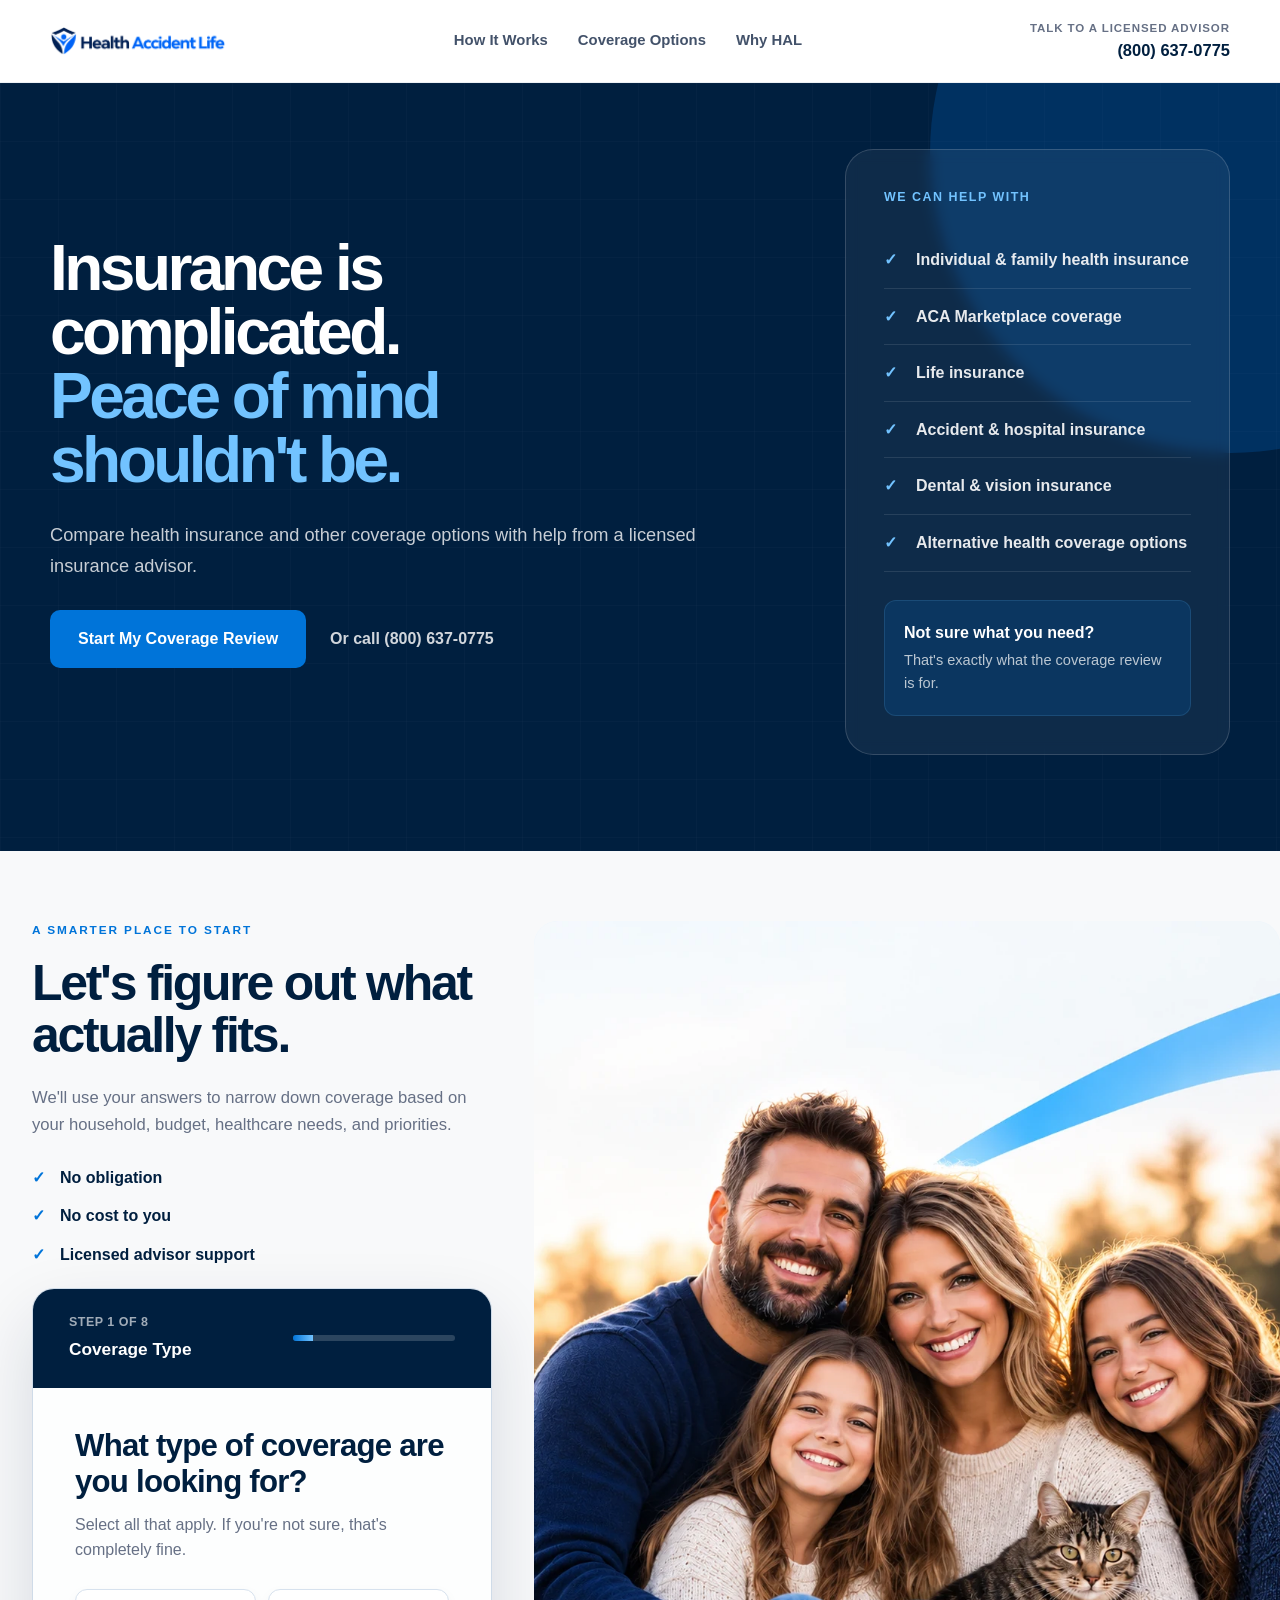
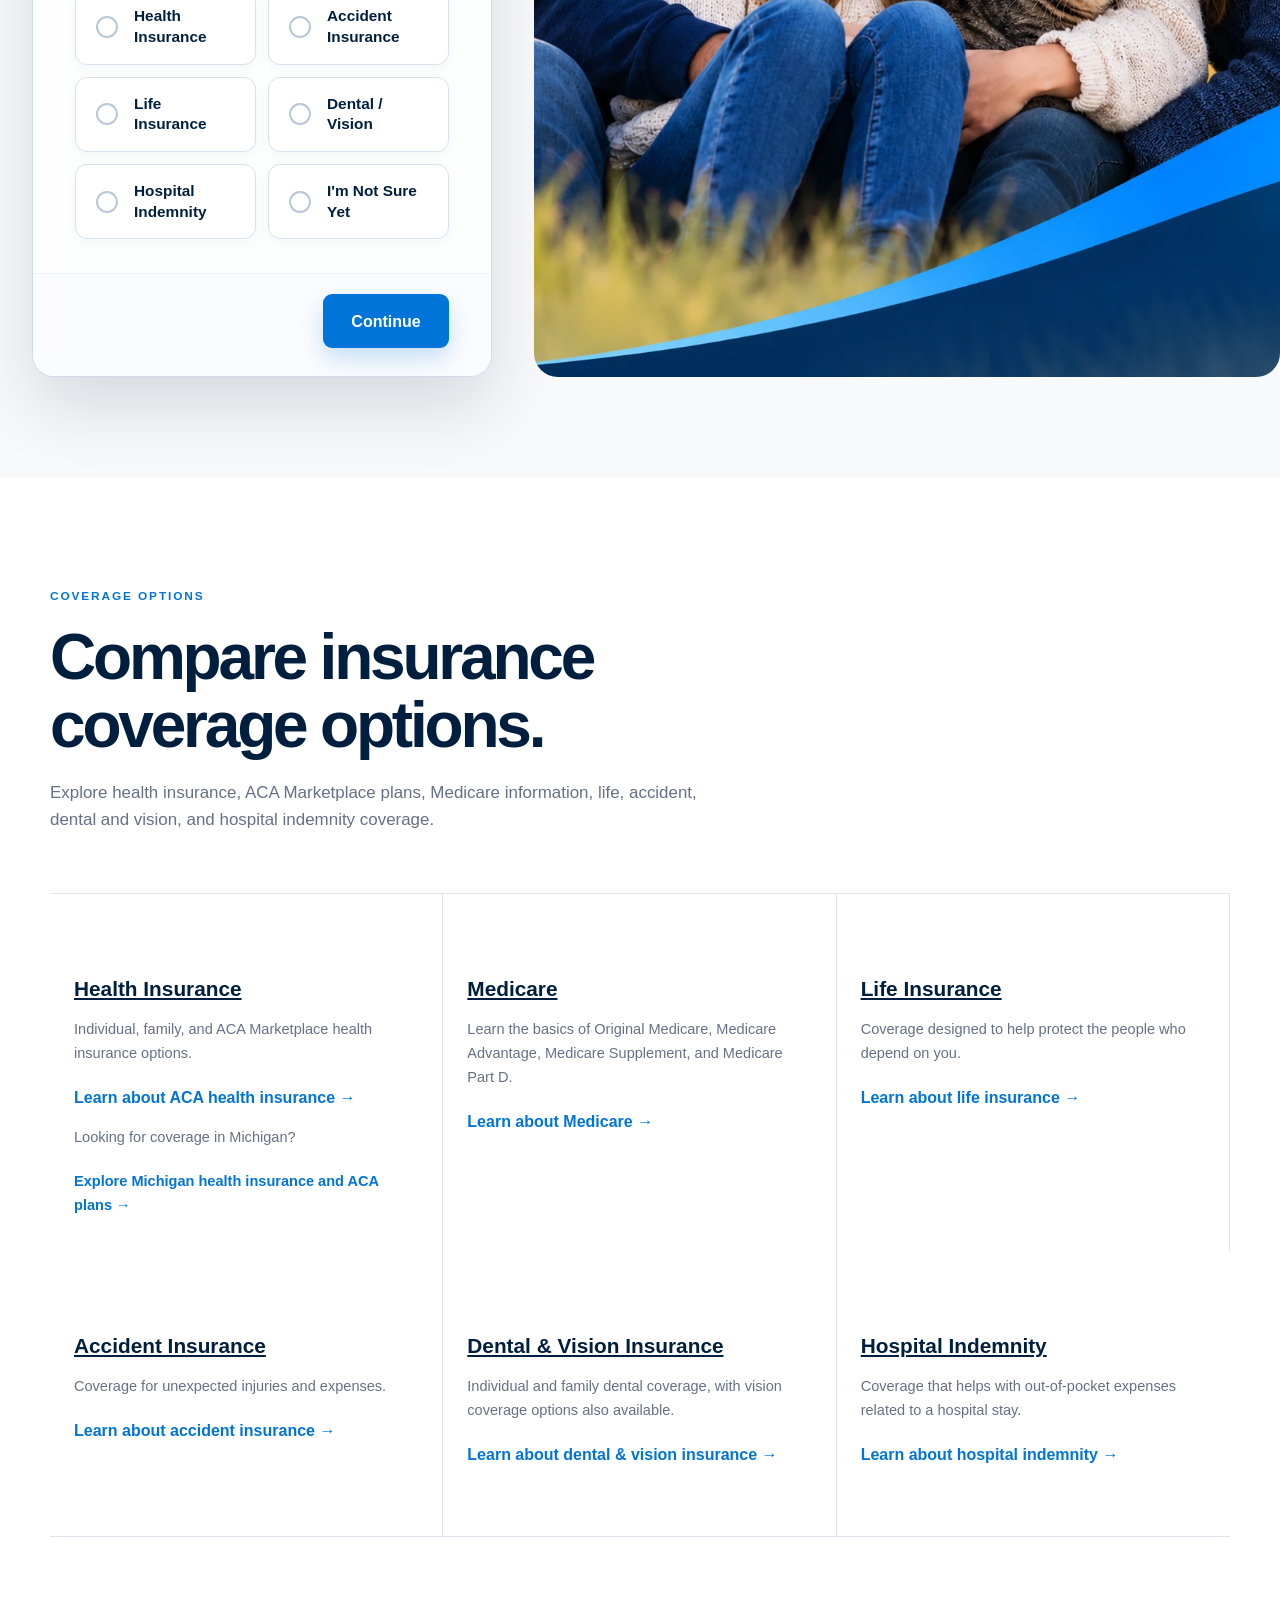
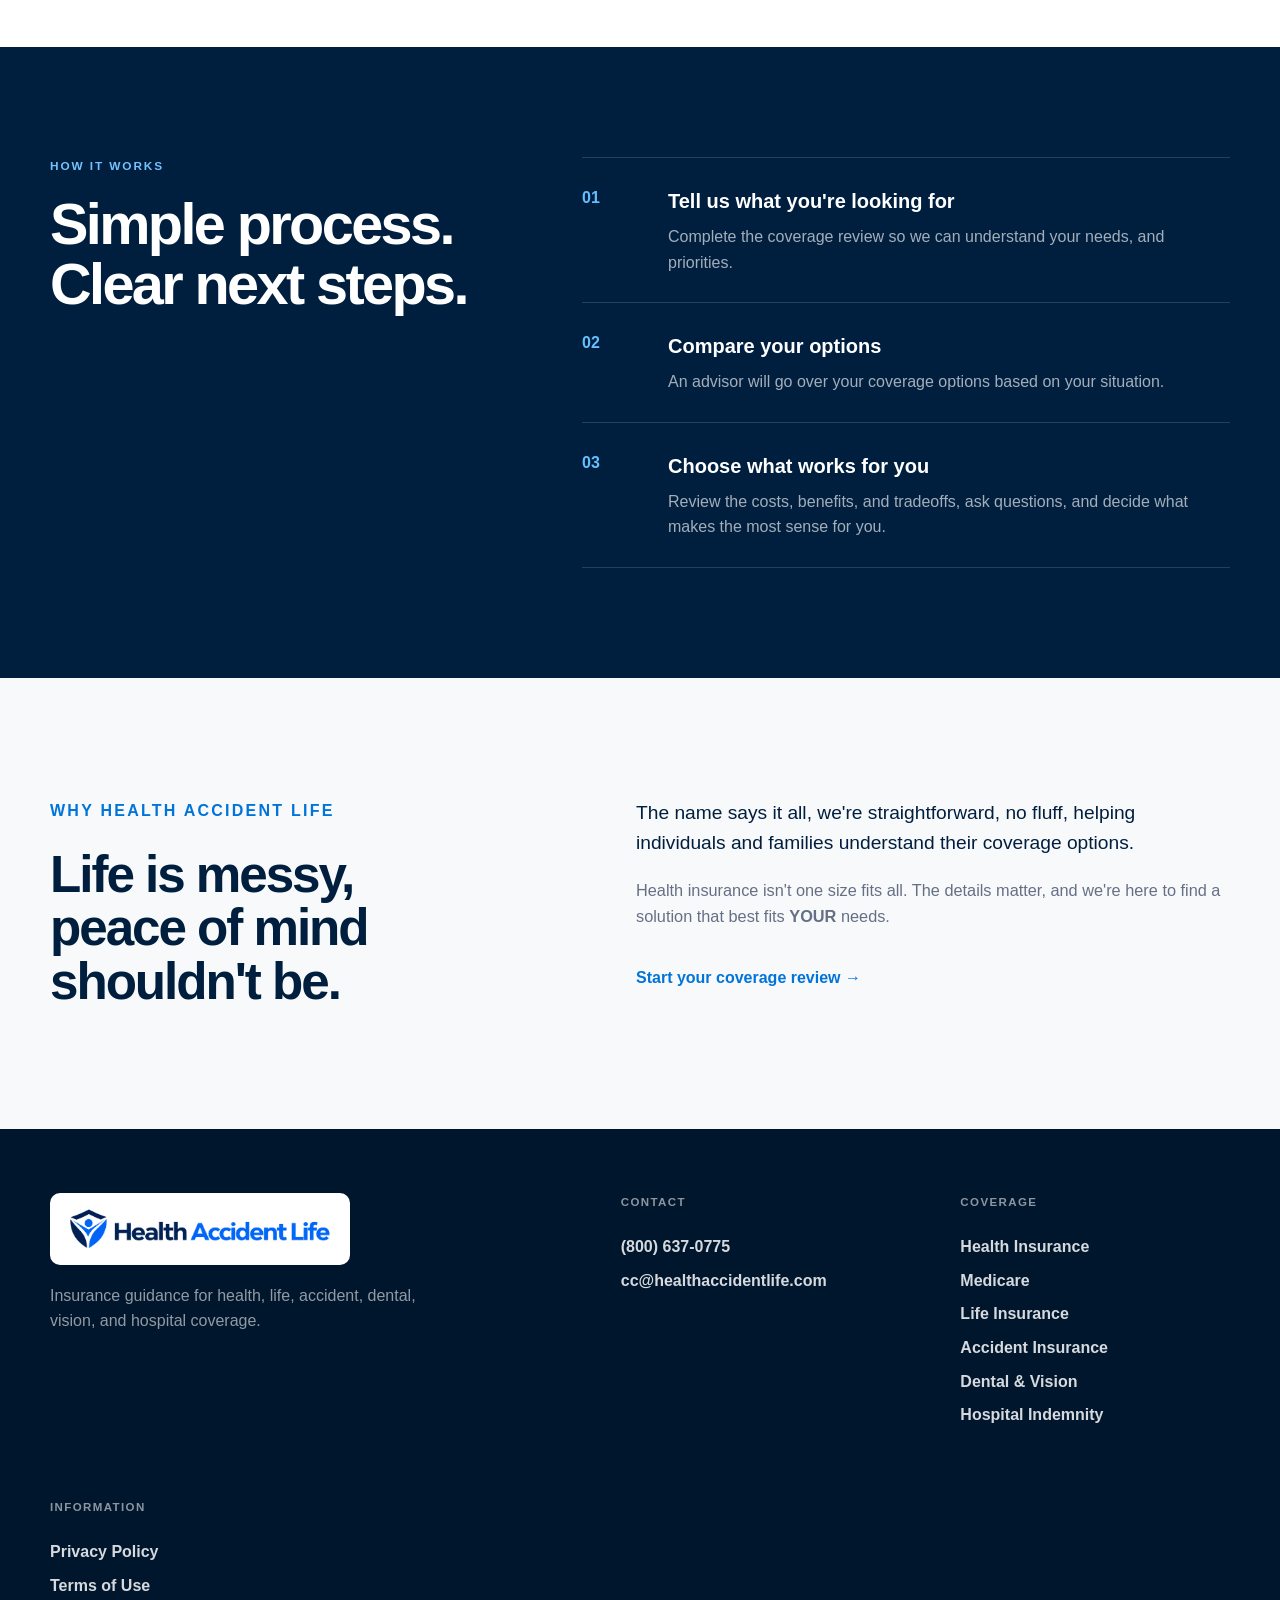
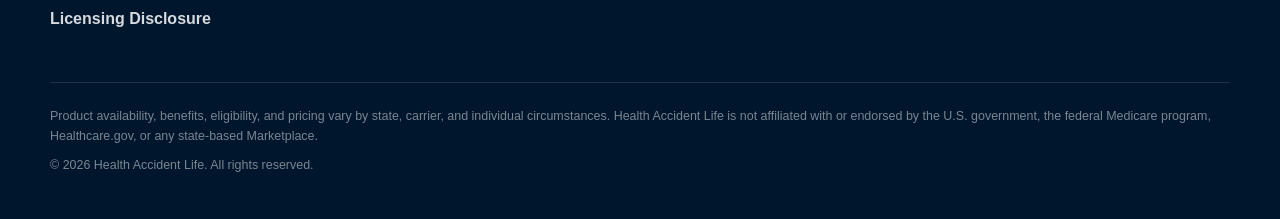
<file: index.html>
<!DOCTYPE html>
<html lang="en">
<head>
  <meta charset="UTF-8" />
  <meta name="viewport" content="width=device-width, initial-scale=1.0" />

<title>Health Insurance & ACA Marketplace Plans | Health Accident Life</title>

<meta
  name="description"
  content="Compare health insurance, ACA Marketplace, life, accident, dental, vision, and hospital indemnity coverage with help from a licensed insurance advisor."
/>

<link rel="canonical" href="https://healthaccidentlife.com/" />
  
<!-- Facebook and LinkedIn Social Sharing -->
<meta property="og:type" content="website" />
<meta property="og:url" content="https://healthaccidentlife.com/" />
<meta property="og:title" content="Health Accident Life | Insurance Made Simple" />
<meta property="og:description" content="Straightforward insurance guidance for individuals, families, and small businesses. No confusion, no fluff, just real solutions." />
<meta property="og:image" content="https://healthaccidentlife.com/images/hal-social-preview.png" />
<meta property="og:image:width" content="1200" />
<meta property="og:image:height" content="630" />
<meta name="twitter:card" content="summary_large_image" />

  <link rel="stylesheet" href="css/style.css" />
</head>

<body>

  <header class="site-header">
    <div class="container header-inner">

      <a href="index.html" class="brand-link" aria-label="Health Accident Life home">
        <img src="images/health-accident-life-logo.png" alt="Health Accident Life" class="site-logo" />
      </a>

      <nav class="main-nav" aria-label="Main navigation">
        <a href="#how-it-works">How It Works</a>
        <a href="#coverage-options">Coverage Options</a>
        <a href="#about">Why HAL</a>
      </nav>

      <a class="header-phone" href="tel:8006370775">
        <span>Talk to a licensed advisor</span>
        <strong>(800) 637-0775</strong>
      </a>

    </div>
  </header>


  <main>

    <section class="hero-section">

      <div class="hero-grid-pattern"></div>

      <div class="container hero-layout">

        <div class="hero-copy">

 <h1>
  Insurance is complicated.
  <span>Peace of mind shouldn't be.</span>
</h1>

<p class="hero-subtitle">
  Compare health insurance and other coverage options with help from a licensed insurance advisor.
</p>

          <div class="hero-actions">
            <a href="#coverage-review" class="hero-button">
              Start My Coverage Review
            </a>

            <a href="tel:8006370775" class="hero-phone-link">
              Or call (800) 637-0775
            </a>
          </div>

        </div>


        <aside class="hero-side-panel">
          <p class="panel-label">We can help with</p>

          <ul class="coverage-checklist">
            <li>Individual & family health insurance</li>
            <li>ACA Marketplace coverage</li>
            <li>Life insurance</li>
            <li>Accident & hospital insurance</li>
            <li>Dental & vision insurance</li>
            <li>Alternative health coverage options</li>
          </ul>

          <div class="panel-callout">
            <strong>Not sure what you need?</strong>
            <span>That's exactly what the coverage review is for.</span>
          </div>

        </aside>

      </div>
    </section>


    <section class="form-section" id="coverage-review">

      <div class="container form-layout">

        <div class="form-intro">

          <p class="eyebrow dark">A smarter place to start</p>

          <h2>Let's figure out what actually fits.</h2>

          <p>
            We'll use your answers to narrow down coverage based on your household,
            budget, healthcare needs, and priorities.
          </p>

         

<div class="form-benefits">
  <span>No obligation</span>
  <span>No cost to you</span>
  <span>Licensed advisor support</span>
</div>

</div>



        <form
          class="quote-card"
          id="quoteForm"
          name="coverage-review"
          method="POST"
          netlify
          data-netlify="true"
          netlify-honeypot="bot-field"
          action="/thank-you/"
        >

          <input type="hidden" name="form-name" value="coverage-review" />

          <p class="hidden-field">
            <label>
              Do not fill this out if you are human:
              <input name="bot-field" />
            </label>
          </p>


          <div class="form-topbar">

            <div>
              <p id="stepCounter">Step 1 of 8</p>
              <h2 id="stepTitle">Coverage Type</h2>
            </div>

            <div class="progress-wrap" aria-hidden="true">
              <div class="progress-bar">
                <div class="progress-fill" id="progressFill"></div>
              </div>
            </div>

          </div>


          <div class="form-body">

            <section class="form-step active" data-step="1">

              <h3>What type of coverage are you looking for?</h3>

              <p class="step-help">
                Select all that apply. If you're not sure, that's completely fine.
              </p>

              <div class="choice-grid two-column">

                <label class="choice-card">
                  <input type="checkbox" name="coverage_type" value="Health Insurance" />
                  <span>Health Insurance</span>
                </label>

                <label class="choice-card">
                  <input type="checkbox" name="coverage_type" value="Accident Insurance" />
                  <span>Accident Insurance</span>
                </label>

                <label class="choice-card">
                  <input type="checkbox" name="coverage_type" value="Life Insurance" />
                  <span>Life Insurance</span>
                </label>

                <label class="choice-card">
                  <input type="checkbox" name="coverage_type" value="Dental / Vision" />
                  <span>Dental / Vision</span>
                </label>

                <label class="choice-card">
                  <input type="checkbox" name="coverage_type" value="Hospital Indemnity" />
                  <span>Hospital Indemnity</span>
                </label>

                <label class="choice-card">
                  <input type="checkbox" name="coverage_type" value="Not Sure" />
                  <span>I'm Not Sure Yet</span>
                </label>

              </div>

            </section>


            <section class="form-step" data-step="2">

              <h3>Who needs coverage?</h3>

              <p class="step-help">
                Tell us who we're shopping for.
              </p>

              <div class="choice-list">

                <label class="choice-card">
                  <input type="radio" name="who_needs_coverage" value="Just me" />
                  <span>Just me</span>
                </label>

                <label class="choice-card">
                  <input type="radio" name="who_needs_coverage" value="Me + spouse / partner" />
                  <span>Me + spouse / partner</span>
                </label>

                <label class="choice-card">
                  <input type="radio" name="who_needs_coverage" value="Me + children" />
                  <span>Me + children</span>
                </label>

                <label class="choice-card">
                  <input type="radio" name="who_needs_coverage" value="Me + spouse + children" />
                  <span>Me + spouse + children</span>
                </label>

              </div>

            </section>


            <section class="form-step" data-step="3">

              <h3>What are the ages of those who need coverage?</h3>

              <p class="step-help">
                Age can affect eligibility, pricing, and available options.
              </p>

              <div class="field-group">
                <label for="yourAge">Your Age</label>
                <input
                  type="number"
                  id="yourAge"
                  name="your_age"
                  placeholder="Example: 35"
                  min="0"
                  max="120"
                />
              </div>

              <div class="field-group optional-field">
                <label for="householdAges">Other Household Ages</label>

                <input
                  type="text"
                  id="householdAges"
                  name="other_household_ages"
                  placeholder="Example: 34, 12, 9"
                />
              </div>

            </section>


            <section class="form-step" data-step="4">

              <h3>Where do you live?</h3>

              <p class="step-help">
                Insurance availability can vary significantly by location.
              </p>

              <div class="field-group">
                <label for="zipCode">ZIP Code</label>

                <input
                  type="text"
                  id="zipCode"
                  name="zip_code"
                  placeholder="Example: 48439"
                  maxlength="10"
                />
              </div>

              <div class="field-group">

                <label for="state">State</label>

                <select id="state" name="state">

                  <option value="">Select your state</option>

                  <option value="Alabama">Alabama</option>
                  <option value="Alaska">Alaska</option>
                  <option value="Arizona">Arizona</option>
                  <option value="Arkansas">Arkansas</option>
                  <option value="California">California</option>
                  <option value="Colorado">Colorado</option>
                  <option value="Connecticut">Connecticut</option>
                  <option value="Delaware">Delaware</option>
                  <option value="Florida">Florida</option>
                  <option value="Georgia">Georgia</option>
                  <option value="Hawaii">Hawaii</option>
                  <option value="Idaho">Idaho</option>
                  <option value="Illinois">Illinois</option>
                  <option value="Indiana">Indiana</option>
                  <option value="Iowa">Iowa</option>
                  <option value="Kansas">Kansas</option>
                  <option value="Kentucky">Kentucky</option>
                  <option value="Louisiana">Louisiana</option>
                  <option value="Maine">Maine</option>
                  <option value="Maryland">Maryland</option>
                  <option value="Massachusetts">Massachusetts</option>
                  <option value="Michigan">Michigan</option>
                  <option value="Minnesota">Minnesota</option>
                  <option value="Mississippi">Mississippi</option>
                  <option value="Missouri">Missouri</option>
                  <option value="Montana">Montana</option>
                  <option value="Nebraska">Nebraska</option>
                  <option value="Nevada">Nevada</option>
                  <option value="New Hampshire">New Hampshire</option>
                  <option value="New Jersey">New Jersey</option>
                  <option value="New Mexico">New Mexico</option>
                  <option value="New York">New York</option>
                  <option value="North Carolina">North Carolina</option>
                  <option value="North Dakota">North Dakota</option>
                  <option value="Ohio">Ohio</option>
                  <option value="Oklahoma">Oklahoma</option>
                  <option value="Oregon">Oregon</option>
                  <option value="Pennsylvania">Pennsylvania</option>
                  <option value="Rhode Island">Rhode Island</option>
                  <option value="South Carolina">South Carolina</option>
                  <option value="South Dakota">South Dakota</option>
                  <option value="Tennessee">Tennessee</option>
                  <option value="Texas">Texas</option>
                  <option value="Utah">Utah</option>
                  <option value="Vermont">Vermont</option>
                  <option value="Virginia">Virginia</option>
                  <option value="Washington">Washington</option>
                  <option value="West Virginia">West Virginia</option>
                  <option value="Wisconsin">Wisconsin</option>
                  <option value="Wyoming">Wyoming</option>

                </select>

              </div>

            </section>


            <section class="form-step" data-step="5">

              <h3>What's your estimated annual household income?</h3>

              <p class="step-help">
                This can help determine eligibility for certain savings and coverage options.
              </p>

              <div class="income-display">
                <span id="incomeValue">$35,000</span>
              </div>

              <div class="field-group">

                <input
                  type="range"
                  id="annualIncome"
                  name="annual_income"
                  min="10000"
                  max="150000"
                  step="1000"
                  value="35000"
                />

                <div class="range-labels">
                  <span>$10K</span>
                  <span>$75K</span>
                  <span>$150K+</span>
                </div>

              </div>

              <div class="field-group">

                <label for="householdSize">
                  Household size, including yourself
                </label>

                <select id="householdSize" name="household_size">
                  <option value="1">1</option>
                  <option value="2">2</option>
                  <option value="3">3</option>
                  <option value="4">4</option>
                  <option value="5">5</option>
                  <option value="6+">6+</option>
                </select>

              </div>

            </section>


            <section class="form-step" data-step="6">

              <h3>What's your current coverage situation?</h3>

              <p class="step-help">
                This helps us better understand what you may be trying to replace or improve.
              </p>

              <div class="choice-list">

                <label class="choice-card">
                  <input type="radio" name="current_coverage" value="No, I have no coverage right now" />
                  <span>I don't currently have coverage</span>
                </label>

                <label class="choice-card">
                  <input type="radio" name="current_coverage" value="Yes, but it costs too much" />
                  <span>I have coverage, but it's too expensive</span>
                </label>

                <label class="choice-card">
                  <input type="radio" name="current_coverage" value="Yes, through COBRA" />
                  <span>I'm currently on COBRA</span>
                </label>

                <label class="choice-card">
                  <input type="radio" name="current_coverage" value="Yes, I bought my own plan" />
                  <span>I purchased my own plan</span>
                </label>

                <label class="choice-card">
                  <input type="radio" name="current_coverage" value="I recently lost job-based coverage" />
                  <span>I recently lost employer coverage</span>
                </label>

              </div>

            </section>


            <section class="form-step" data-step="7">

              <h3>How do you typically use healthcare?</h3>

              <p class="step-help">
                This helps us think beyond just the monthly premium.
              </p>

              <div class="choice-list">

                <label class="choice-card">
                  <input type="radio" name="healthcare_usage" value="Rarely, mostly for emergencies" />
                  <span>Rarely, mostly for emergencies</span>
                </label>

                <label class="choice-card">
                  <input type="radio" name="healthcare_usage" value="Occasionally, a few visits per year" />
                  <span>Occasionally, a few visits per year</span>
                </label>

                <label class="choice-card">
                  <input type="radio" name="healthcare_usage" value="Regularly, I have ongoing needs" />
                  <span>Regularly, I have ongoing needs</span>
                </label>

              </div>

              <div class="field-group priority-field">

                <label for="planPriority">
                  What's most important to you?
                </label>

                <select id="planPriority" name="plan_priority">
                  <option value="">Choose your top priority</option>
                  <option value="Low monthly premium">Low monthly premium</option>
                  <option value="Low deductible">Low deductible</option>
                  <option value="Keep my current doctors">Keep my current doctors</option>
                  <option value="Low copays for visits">Low copays for visits</option>
                  <option value="Good prescription coverage">Prescription coverage</option>
                  <option value="Not sure yet">I'm not sure yet</option>
                </select>

              </div>

            </section>


            <section class="form-step" data-step="8">

              <div class="results-box">

                <p class="results-label">Almost done</p>

                <h3>Let's review your coverage options.</h3>

                <p>
                  You've given us the information needed to start narrowing down
                  coverage that may fit your situation.
                </p>

                <ul>
                  <li>Review options based on your location and needs</li>
                  <li>Compare potential costs and benefits</li>
                  <li>Ask questions before making a decision</li>
                </ul>

              </div>

              <h3>Where can we reach you?</h3>

              <p class="step-help">
                A licensed insurance advisor will contact you to review available options.
              </p>


              <div class="field-group">

                <label for="fullName">Full Name</label>

                <input
                  type="text"
                  id="fullName"
                  name="full_name"
                  placeholder="Your full name"
                />

              </div>


              <div class="field-row">

                <div class="field-group">

                  <label for="phoneNumber">Phone Number</label>

                  <input
                    type="tel"
                    id="phoneNumber"
                    name="phone_number"
                    placeholder="(555) 555-5555"
                  />

                </div>

                <div class="field-group">

                  <label for="emailAddress">Email Address</label>

                  <input
                    type="email"
                    id="emailAddress"
                    name="email_address"
                    placeholder="you@email.com"
                  />

                </div>

              </div>


             
<!-- Insurance inquiry disclosure -->
<div class="consent-box">
  <span>
    By submitting this form, I request that Health Accident Life,
    operated by CC Ventures LLC, contact me regarding my
    insurance inquiry and available coverage options.

    I understand that submitting this form does not
    automatically enroll me in insurance coverage.

    View our
    <a href="privacy.html" target="_blank" rel="noopener noreferrer">
      Privacy Policy
    </a>
    and
    <a href="terms.html" target="_blank" rel="noopener noreferrer">
      Terms of Use
    </a>.
  </span>
</div>

<!-- Optional SMS consent -->
<label class="consent-box" for="smsConsent">
  <input
    type="checkbox"
    id="smsConsent"
    name="sms_consent"
    value="Yes"
  />

  <span>
    I agree to receive text messages from Health Accident Life
    regarding my insurance inquiry, enrollment assistance,
    appointment reminders, document requests, and policy
    servicing at the phone number provided.

    Message frequency varies. Message and data rates may apply.
    Reply STOP to opt out or HELP for assistance.

    Consent to receive text messages is not a condition
    of purchasing insurance products or services.

    View our
    <a href="privacy.html" target="_blank" rel="noopener noreferrer">
      Privacy Policy
    </a>
    and
    <a href="terms.html" target="_blank" rel="noopener noreferrer">
      Terms of Use
    </a>.
  </span>
</label>



              <p class="secure-note">
                Your information is kept private and will not be sold.
              </p>

            </section>

          </div>


          <div class="form-actions">

            <button
              type="button"
              class="back-button"
              id="backButton"
            >
              Back
            </button>

            <button
              type="button"
              class="primary-button"
              id="nextButton"
            >
              Continue
            </button>

            <button
              type="submit"
              class="primary-button submit-button"
              id="submitButton"
            >
              Request My Coverage Review
            </button>

          </div>

        </form>
        
<div class="family-visual" aria-hidden="true">
  <img
    src="images/family-coverage.png"
    alt=""
    loading="lazy"
    decoding="async"
  />
</div>


      </div>

    </section>


    <section class="coverage-section" id="coverage-options">

      <div class="container">

        <div class="section-heading">

          <p class="eyebrow dark">Coverage options</p>

         <h2>Compare insurance coverage options.</h2>

<p>
  Explore health insurance, ACA Marketplace plans, Medicare information,
  life, accident, dental and vision, and hospital indemnity coverage.
</p>

        </div>
        <div class="coverage-grid">


      <article class="coverage-item">
  
  <h3>
    <a href="aca-health-insurance.html">Health Insurance</a>
  </h3>
  <p>
    Individual, family, and ACA Marketplace health insurance options.
  </p>
  <a href="aca-health-insurance.html" class="text-link">
    Learn about ACA health insurance →
  </a>
          <p style="margin-top: 14px;">
    Looking for coverage in Michigan?
    <a href="michigan-health-insurance.html" class="text-link">
      Explore Michigan health insurance and ACA plans →
    </a>
  </p>
        
</article>
<article class="coverage-item">

  <h3>
    <a href="medicare.html">Medicare</a>
  </h3>
  <p>
    Learn the basics of Original Medicare, Medicare Advantage,
    Medicare Supplement, and Medicare Part D.
  </p>
  <a href="medicare.html" class="text-link">
    Learn about Medicare →
  </a>
</article>
          <article class="coverage-item">

  <h3>
    <a href="life-insurance.html">Life Insurance</a>
  </h3>
  <p>
    Coverage designed to help protect the people who depend on you.
  </p>
  <a href="life-insurance.html" class="text-link">
    Learn about life insurance →
  </a>
</article>

          <article class="coverage-item">

  <h3>
    <a href="accident-insurance.html">Accident Insurance</a>
  </h3>
  <p>
    Coverage for unexpected injuries and expenses.
  </p>
  <a href="accident-insurance.html" class="text-link">
    Learn about accident insurance →
  </a>
</article>

          <article class="coverage-item">

  <h3>
    <a href="dental-insurance.html">Dental & Vision Insurance</a>
  </h3>
  <p>
    Individual and family dental coverage, with vision coverage options also available.
  </p>
  <a href="dental-insurance.html" class="text-link">
    Learn about dental & vision insurance →
  </a>
</article>

           <article class="coverage-item">

  <h3>
    <a href="hospital-indemnity.html">Hospital Indemnity</a>
  </h3>
  <p>
    Coverage that helps with out-of-pocket expenses related to a hospital stay.
  </p>
  <a href="hospital-indemnity.html" class="text-link">
    Learn about hospital indemnity →
  </a>
</article>

        </div>

      </div>

    </section>


  <section class="process-section" id="how-it-works">

  <div class="container process-layout">

    <div class="process-heading">

      <p class="eyebrow">How it works</p>

      <h2>Simple process. Clear next steps.</h2>

    

    </div>


    <div class="process-steps">

      <article>
        <span>01</span>

        <div>
          <h3>Tell us what you're looking for</h3>
          <p>
            Complete the coverage review so we can understand your needs,
            and priorities.
          </p>
        </div>
      </article>

      <article>
        <span>02</span>

        <div>
          <h3>Compare your options</h3>
          <p>
            An advisor will go over your coverage options based on your situation.
          </p>
        </div>
      </article>

      <article>
        <span>03</span>

        <div>
          <h3>Choose what works for you</h3>
          <p>
            Review the costs, benefits, and tradeoffs, ask questions, and decide
            what makes the most sense for you.
          </p>
        </div>
      </article>

    </div>

  </div>

</section>


    <section class="about-section" id="about">

  <div class="container about-layout">

    <div class="about-heading">

      <p class="eyebrow dark about-eyebrow">
        Why Health Accident Life
      </p>

      <h2 class="about-main-heading">
        Life is messy,
        <br />
        peace of mind shouldn't be.
      </h2>

    </div>


    <div class="about-content">

      <p class="about-lead">
        The name says it all, we're straightforward, no fluff, helping individuals and families understand their coverage options.
      </p>

      <p>
        Health insurance isn't one size fits all. The details matter, and we're here to find a solution that best fits <strong>YOUR</strong> needs.
      </p>

      <a href="#coverage-review" class="text-link">
        Start your coverage review →
      </a>

    </div>

  </div>

</section>


  </main>


  <footer class="site-footer">

    <div class="container footer-main">

      <div class="footer-brand-area">

     <img
  src="images/health-accident-life-logo.png"
  alt="Health Accident Life"
  class="footer-logo"
/>  

        <p>
          Insurance guidance for health, life, accident,
          dental, vision, and hospital coverage.
        </p>

      </div>


      <div class="footer-contact">

        <p class="footer-title">Contact</p>

        <a href="tel:8006370775">
          (800) 637-0775
        </a>

        <a href="mailto:cc@healthaccidentlife.com">
          cc@healthaccidentlife.com
        </a>

      </div>

<div class="footer-links">

  <p class="footer-title">Coverage</p>

  <a href="aca-health-insurance.html">Health Insurance</a>
  <a href="medicare.html">Medicare</a>
  <a href="life-insurance.html">Life Insurance</a>
  <a href="accident-insurance.html">Accident Insurance</a>
  <a href="dental-insurance.html">Dental & Vision</a>
  <a href="hospital-indemnity.html">Hospital Indemnity</a>

</div>
      <div class="footer-links">

        <p class="footer-title">Information</p>

        <a href="privacy.html">Privacy Policy</a>
        <a href="terms.html">Terms of Use</a>
        <a href="licensing.html">Licensing Disclosure</a>

      </div>

    </div>


    <div class="container footer-disclaimer">

      <p>
        Product availability, benefits, eligibility, and pricing vary by state,
        carrier, and individual circumstances. Health Accident Life is not affiliated
        with or endorsed by the U.S. government, the federal Medicare program,
        Healthcare.gov, or any state-based Marketplace.
      </p>

      <p>
        © 2026 Health Accident Life. All rights reserved.
      </p>

    </div>

  </footer>


  <script src="js/script.js"></script>

</body>
</html>
</file>
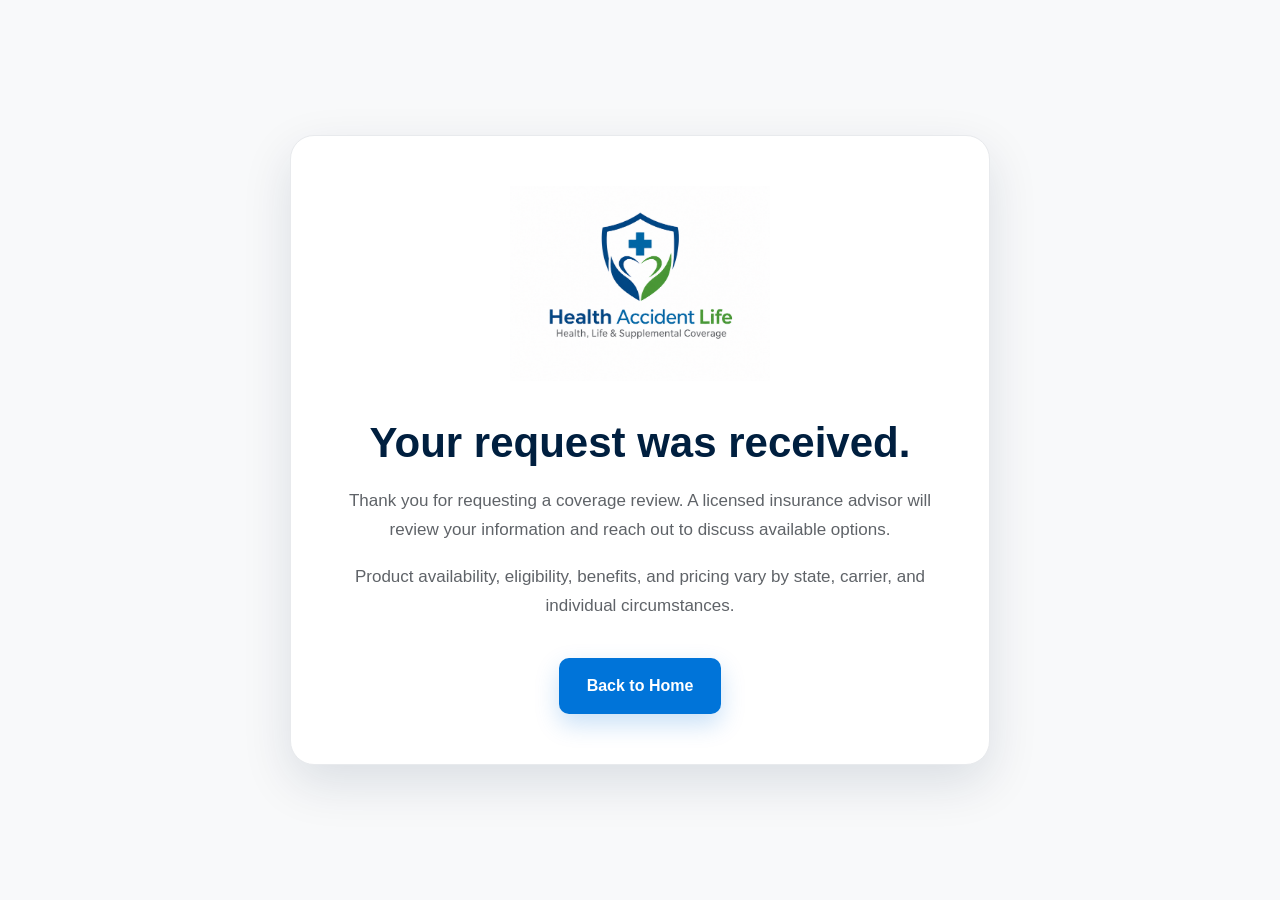
<file: thank-you/index.html>
<!DOCTYPE html>
<html lang="en">
<head>
  <meta charset="UTF-8" />
  <meta name="viewport" content="width=device-width, initial-scale=1.0" />

  <title>Thank You | Health Accident Life</title>

  <meta
    name="description"
    content="Thank you for requesting a coverage review from Health Accident Life."
  />

  <link rel="stylesheet" href="/css/style.css" />

  <style>
    .thank-you-section {
      min-height: 100vh;
      display: flex;
      align-items: center;
      justify-content: center;
      padding: 40px 20px;
      background: #f8f9fa;
    }

    .thank-you-card {
      width: 100%;
      max-width: 700px;
      background: #ffffff;
      border-radius: 24px;
      padding: 50px 40px;
      text-align: center;
      box-shadow: 0 18px 50px rgba(0, 31, 63, 0.12);
      border: 1px solid #e8eaed;
    }

    .thank-you-card img {
      max-width: 260px;
      width: 100%;
      height: auto;
      margin-bottom: 30px;
    }

    .thank-you-card h1 {
      color: #001f3f;
      font-size: 42px;
      line-height: 1.15;
      margin: 0 0 20px;
    }

    .thank-you-card p {
      color: #5f6368;
      font-size: 17px;
      line-height: 1.7;
      margin: 0 auto 18px;
      max-width: 590px;
    }

    .thank-you-card .primary-button {
      display: inline-flex;
      align-items: center;
      justify-content: center;
      margin-top: 20px;
      padding: 15px 28px;
      background: #0074d9;
      color: #ffffff;
      text-decoration: none;
      font-weight: 700;
      border-radius: 10px;
    }

    .thank-you-card .primary-button:hover {
      opacity: 0.9;
    }

    @media (max-width: 600px) {
      .thank-you-card {
        padding: 40px 24px;
      }

      .thank-you-card h1 {
        font-size: 32px;
      }
    }
  </style>
</head>

<body>

  <main class="thank-you-section">

    <section class="thank-you-card">

      <img
        src="/images/logo.png"
        alt="Health Accident Life"
      />

      <h1>Your request was received.</h1>

      <p>
        Thank you for requesting a coverage review.
        A licensed insurance advisor will review your information
        and reach out to discuss available options.
      </p>

      <p>
        Product availability, eligibility, benefits, and pricing
        vary by state, carrier, and individual circumstances.
      </p>

      <a href="/" class="primary-button">
        Back to Home
      </a>

    </section>

  </main>

</body>
</html>
</file>
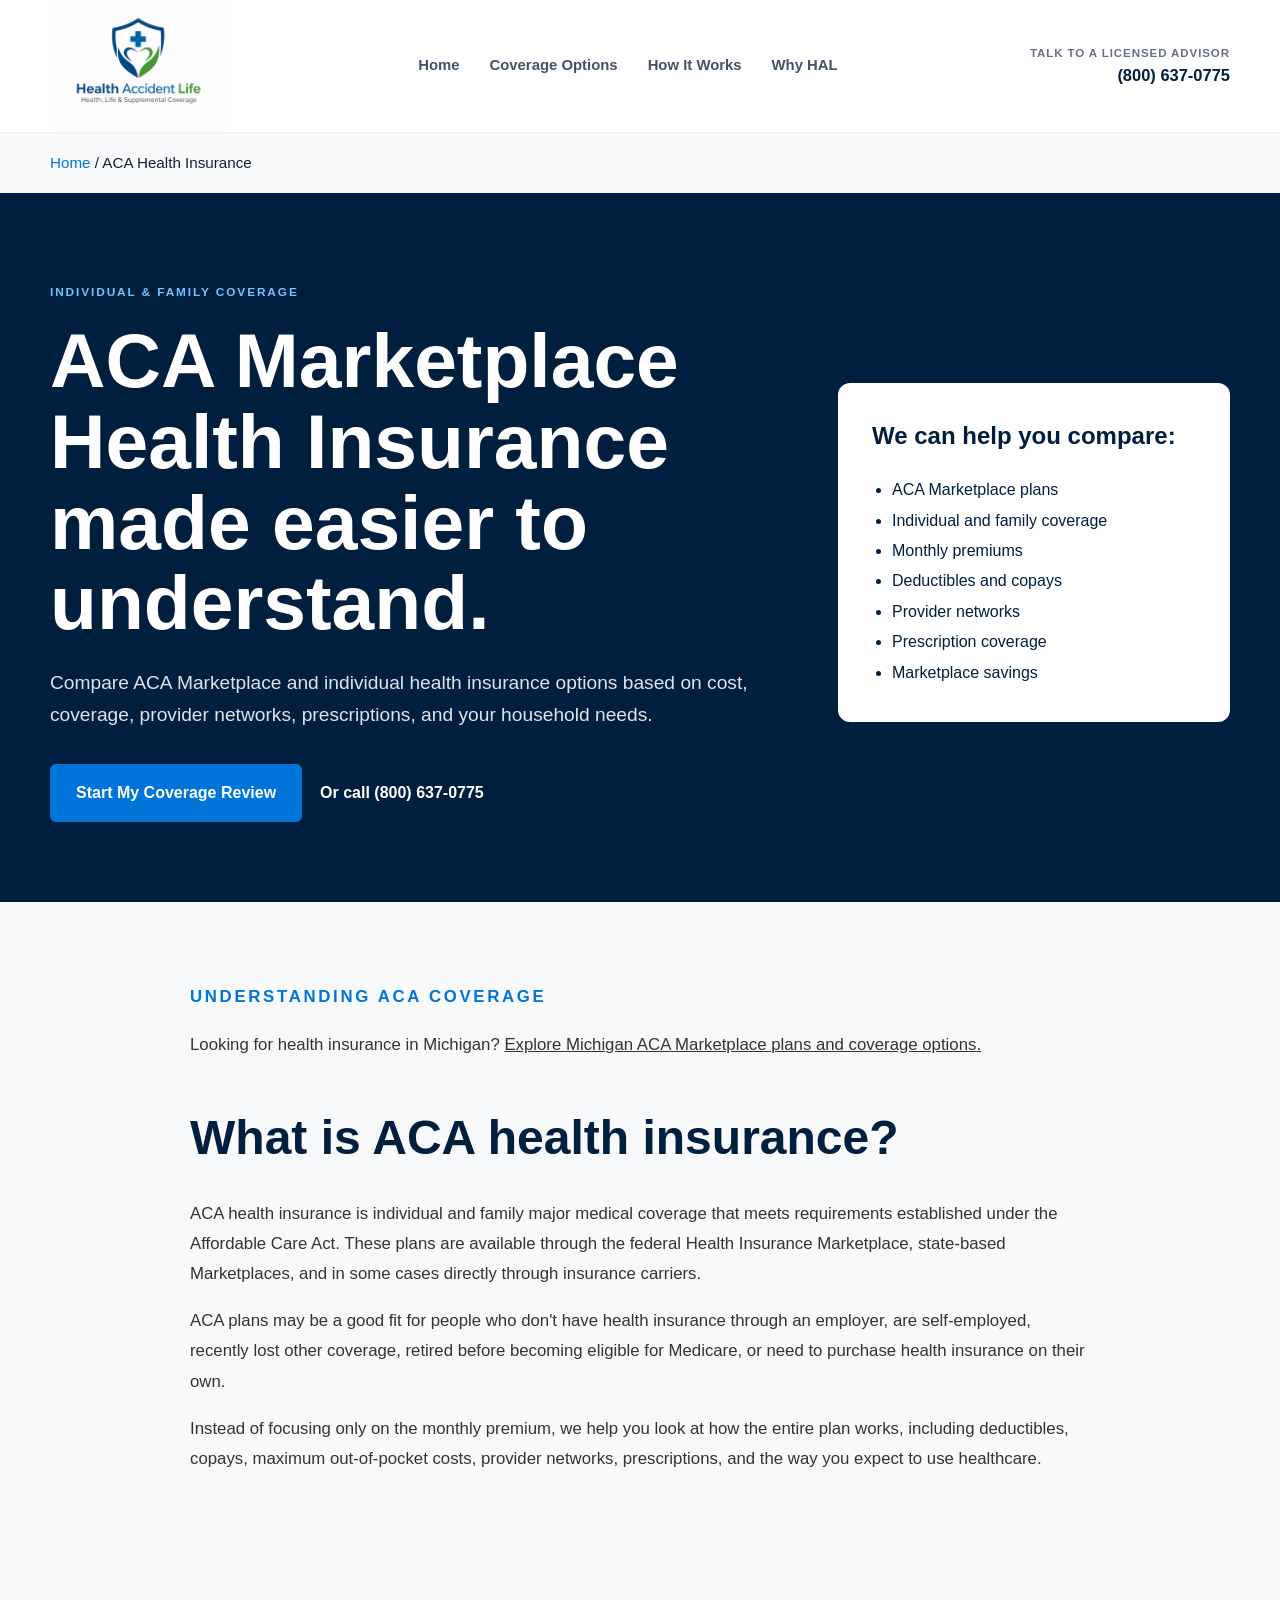
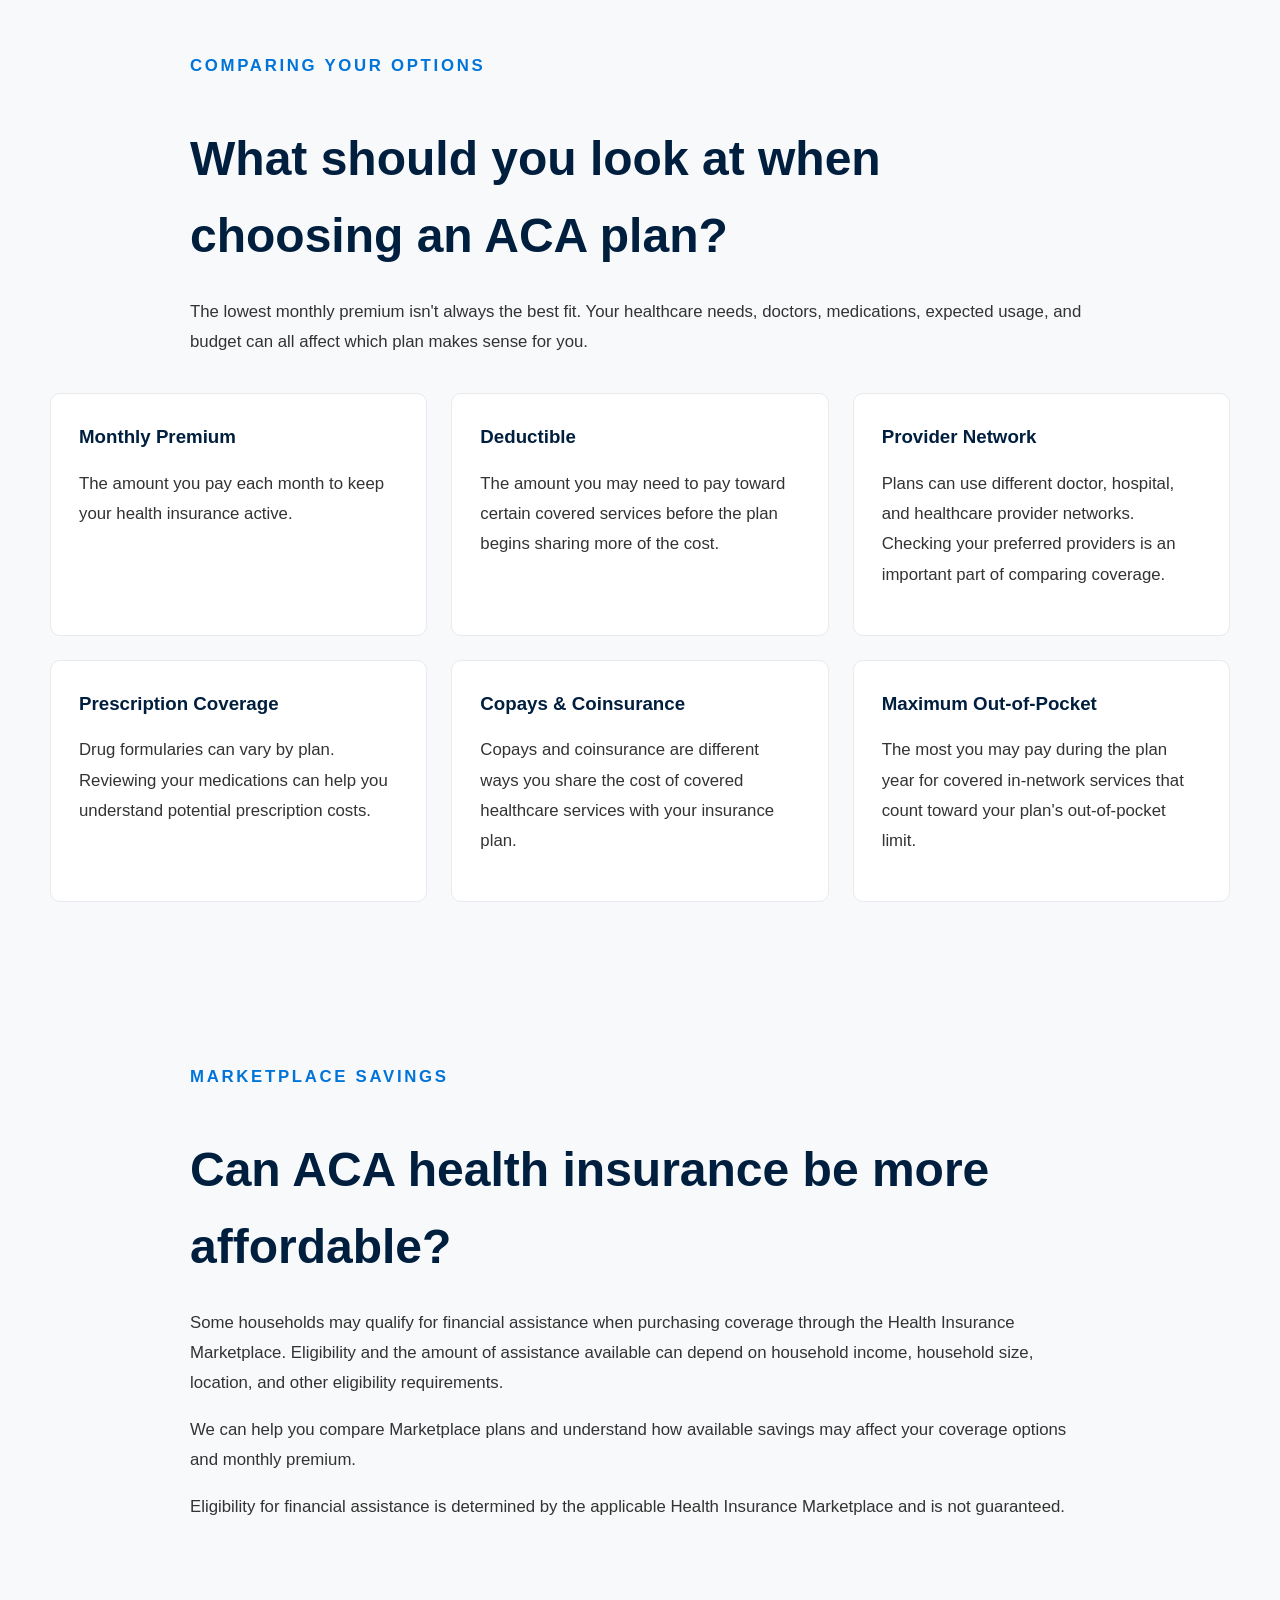
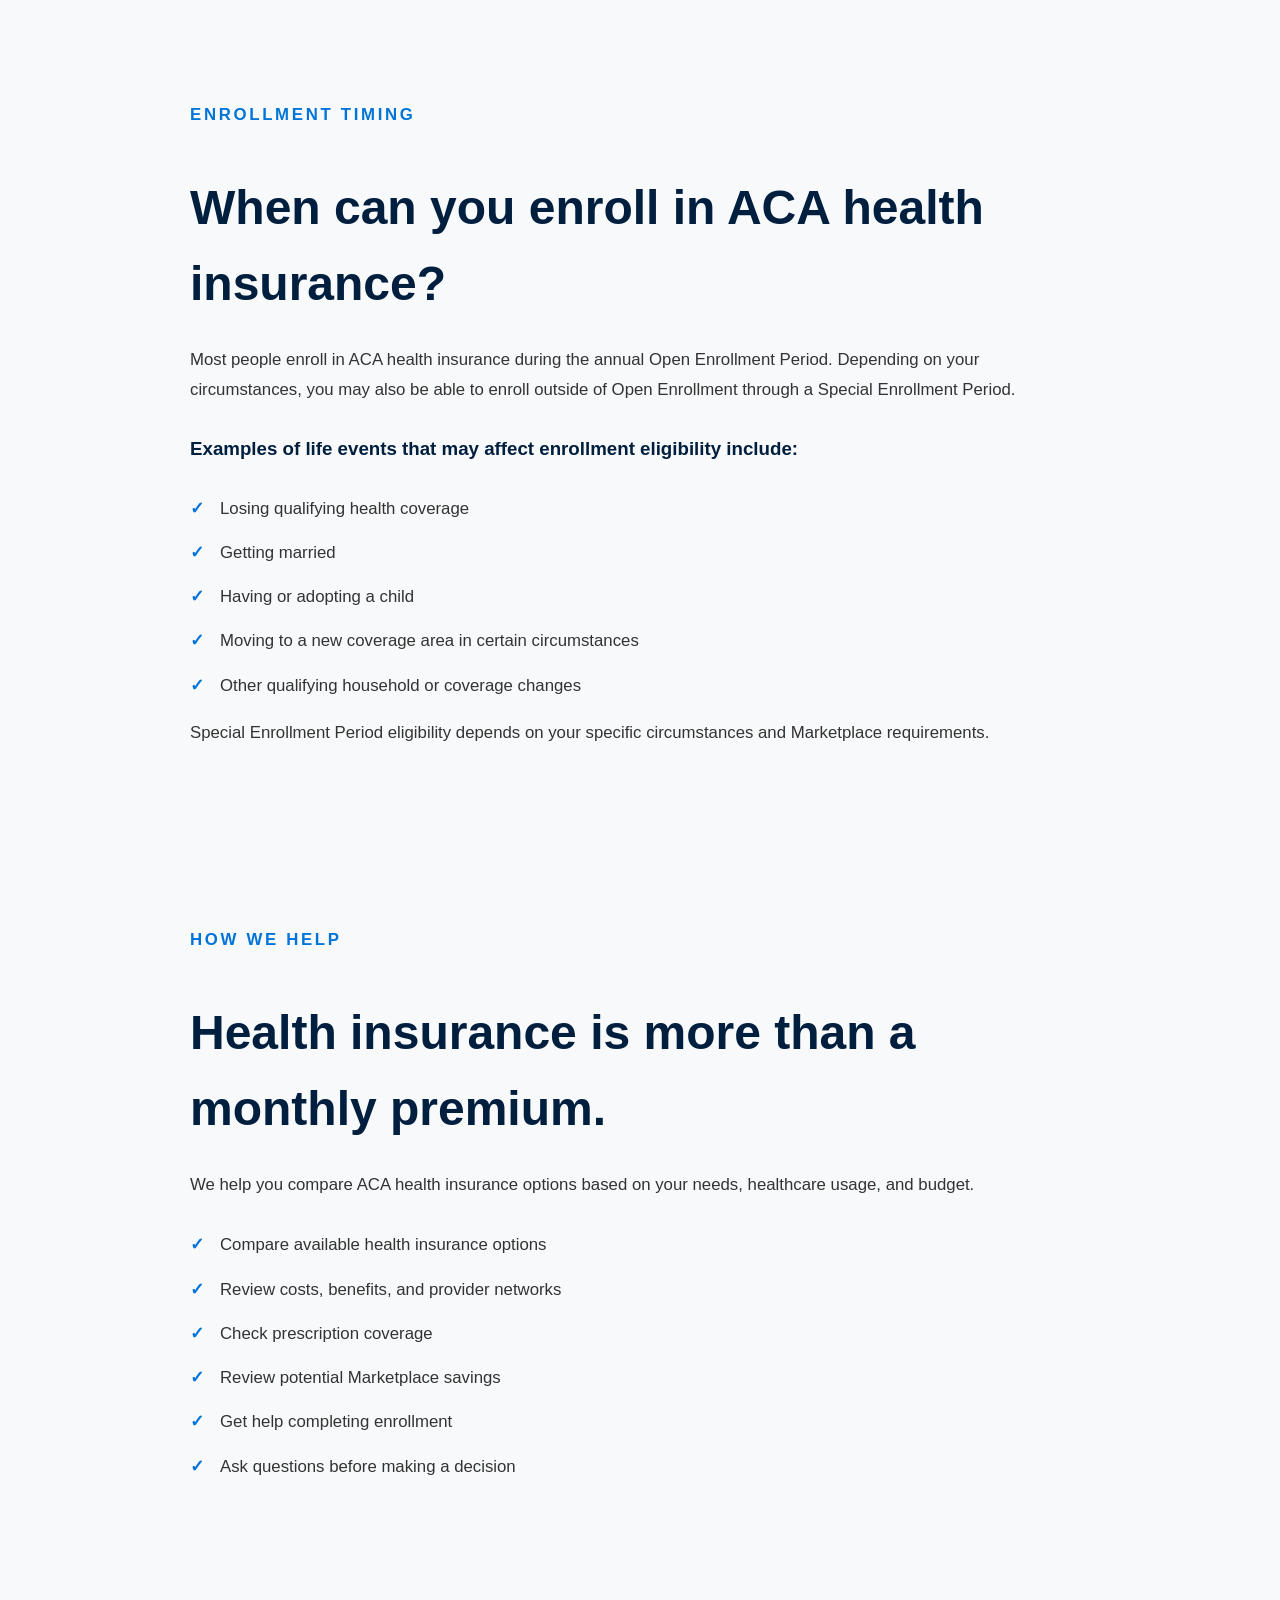
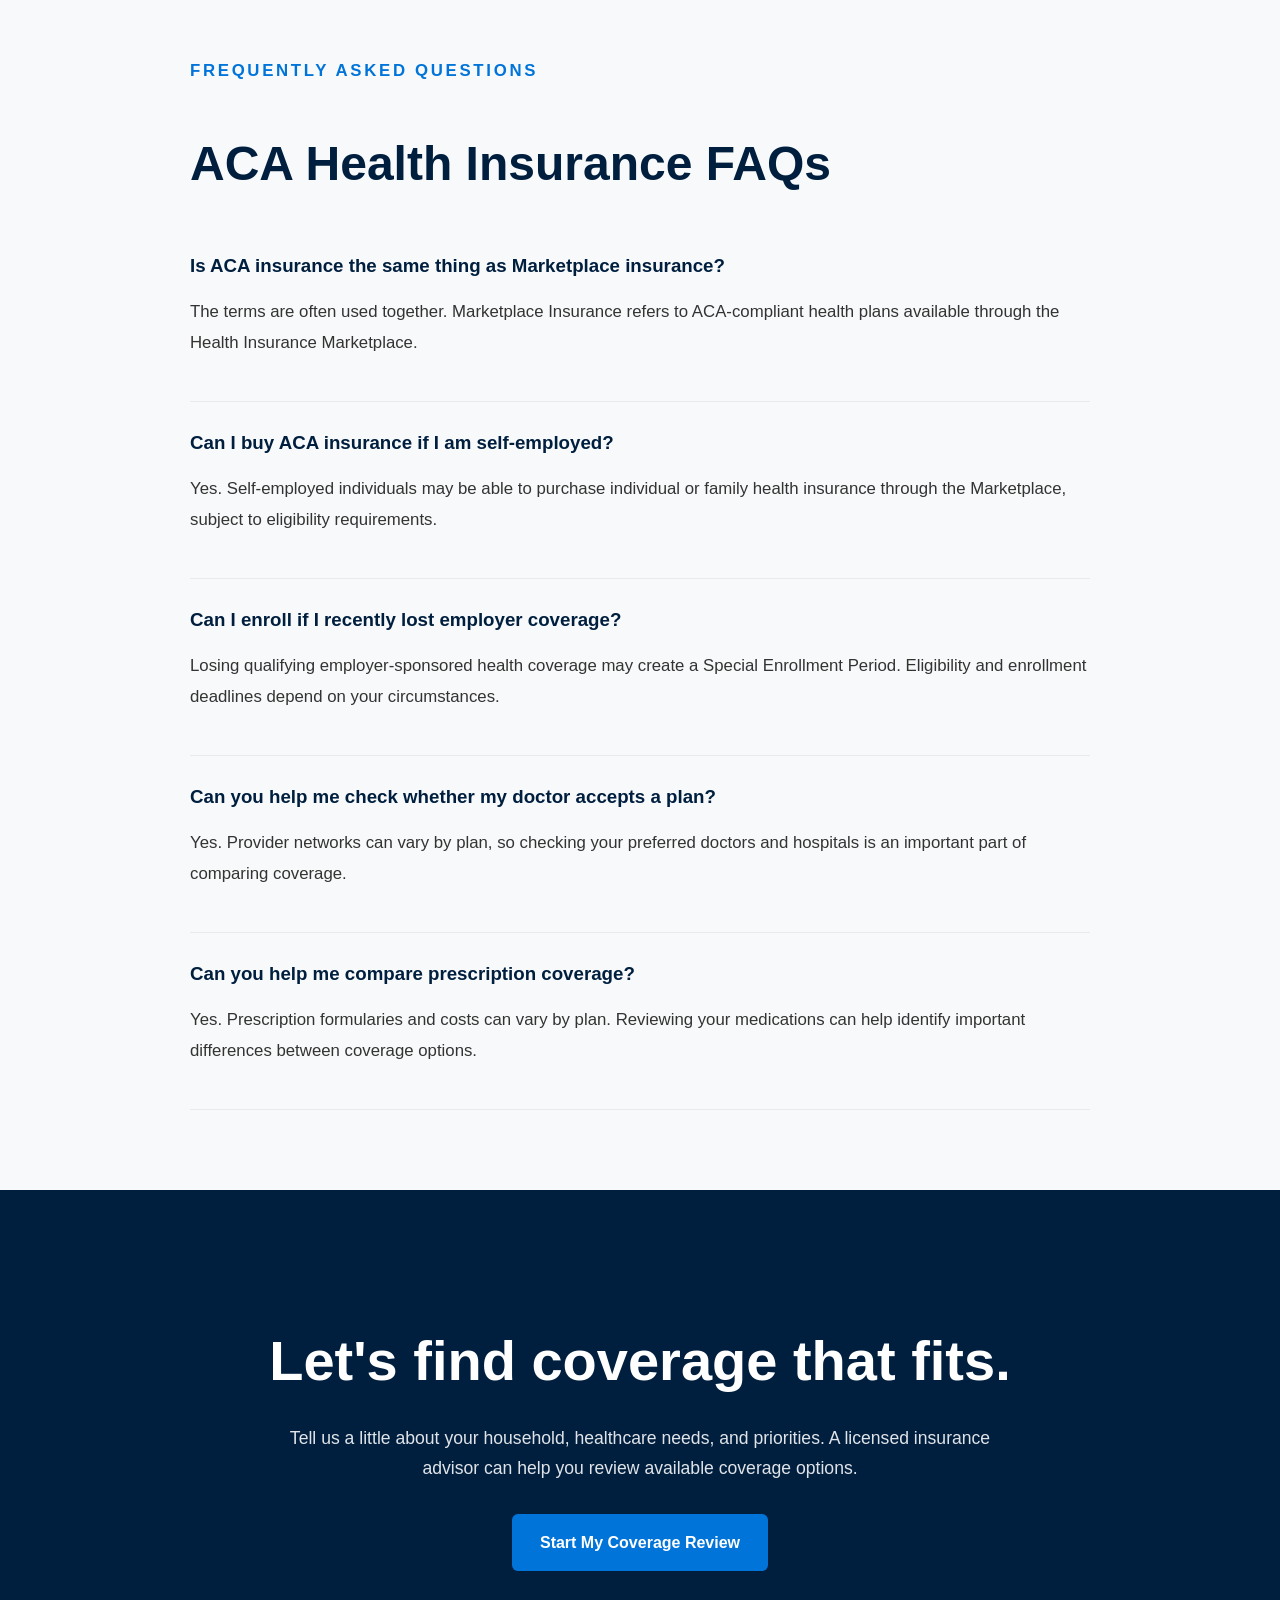
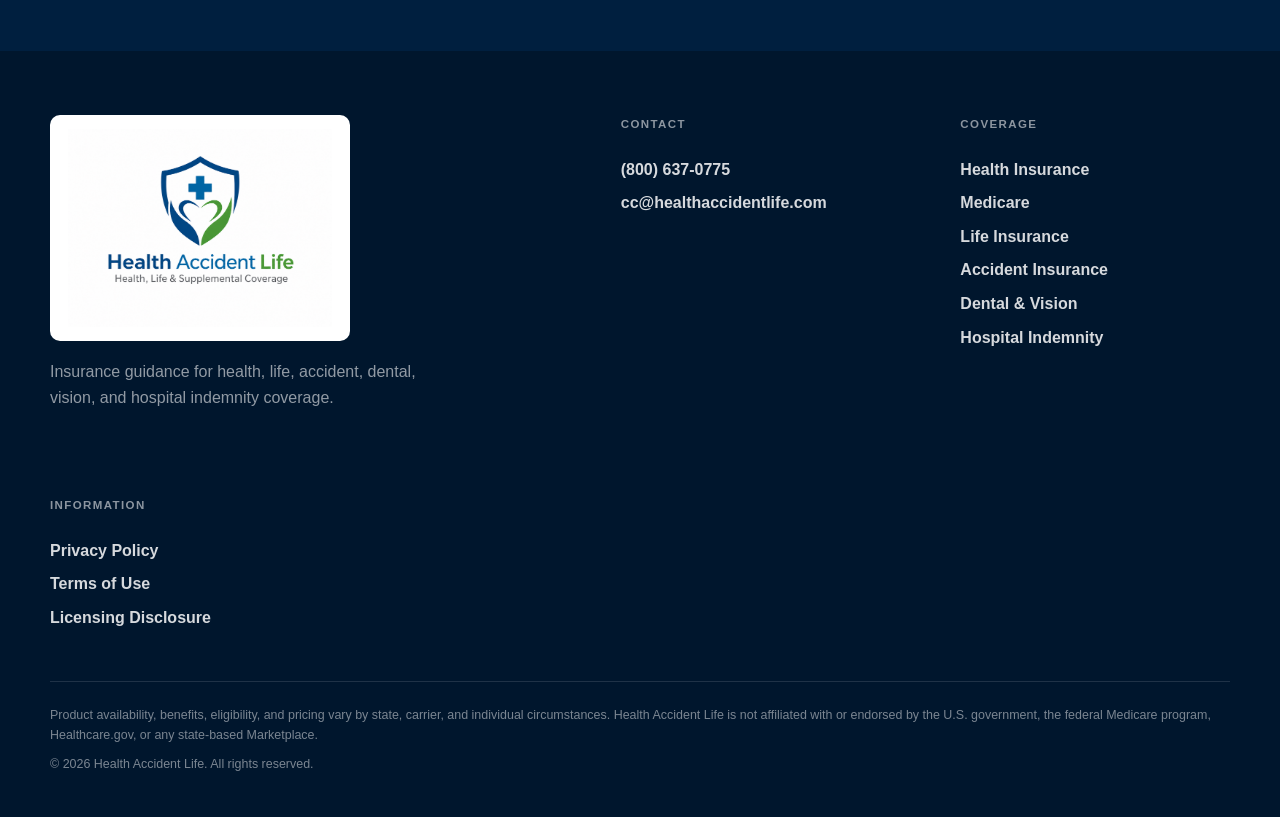
<file: aca-health-insurance.html>
<!DOCTYPE html>
<html lang="en">
<head>
  <meta charset="UTF-8" />
  <meta name="viewport" content="width=device-width, initial-scale=1.0" />

  <title>ACA Marketplace & Health Insurance Plans | Health Accident Life</title>

 <meta
  name="description"
  content="Compare ACA Marketplace and individual health insurance plans. Get help understanding costs, benefits, networks, prescriptions, and coverage options."
/> 

  <link rel="canonical" href="https://healthaccidentlife.com/aca-health-insurance.html" />

  <link rel="stylesheet" href="css/style.css" />

  <style>
    .service-hero {
      padding: 90px 0 80px;
      background: #001f3f;
      color: #ffffff;
    }

    .service-hero-layout {
      display: grid;
      grid-template-columns: 1.3fr 0.7fr;
      gap: 60px;
      align-items: center;
    }

    .service-hero h1 {
      font-size: clamp(2.6rem, 6vw, 4.8rem);
      line-height: 1.05;
      margin: 16px 0 24px;
      max-width: 850px;
    }

    .service-hero h1 span {
      display: block;
      color: #ffffff;
    }

    .service-hero-copy {
      font-size: 1.2rem;
      line-height: 1.7;
      max-width: 760px;
      color: rgba(255,255,255,0.88);
    }

    .service-hero-actions {
      display: flex;
      flex-wrap: wrap;
      gap: 18px;
      align-items: center;
      margin-top: 32px;
    }

    .service-hero-button {
      display: inline-block;
      padding: 16px 26px;
      background: #0074d9;
      color: #ffffff;
      text-decoration: none;
      font-weight: 700;
      border-radius: 6px;
    }

    .service-hero-phone {
      color: #ffffff;
      text-decoration: none;
      font-weight: 700;
    }

    .service-side-card {
      background: #ffffff;
      color: #001f3f;
      padding: 34px;
      border-radius: 12px;
    }

    .service-side-card h2 {
      margin-top: 0;
      font-size: 1.5rem;
    }

    .service-side-card ul {
      padding-left: 20px;
      line-height: 1.9;
      margin-bottom: 0;
    }

    .content-section {
      padding: 80px 0;
    }

    .content-section.alt {
      background: #f8f9fa;
    }

    .content-narrow {
      max-width: 900px;
      margin: 0 auto;
    }

    .content-section h2 {
      font-size: clamp(2rem, 4vw, 3rem);
      color: #001f3f;
      margin-bottom: 22px;
    }

    .content-section h3 {
      color: #001f3f;
      margin-top: 28px;
      margin-bottom: 10px;
    }

    .content-section p,
    .content-section li {
      line-height: 1.8;
      font-size: 1.05rem;
      color: #333333;
    }

    .info-grid {
      display: grid;
      grid-template-columns: repeat(3, 1fr);
      gap: 24px;
      margin-top: 36px;
    }

    .info-card {
      border: 1px solid #e8eaed;
      padding: 28px;
      border-radius: 10px;
      background: #ffffff;
    }

    .info-card h3 {
      margin-top: 0;
    }

    .check-list {
      list-style: none;
      padding: 0;
      margin: 30px 0 0;
    }

    .check-list li {
      position: relative;
      padding-left: 30px;
      margin-bottom: 14px;
    }

    .check-list li::before {
      content: "✓";
      position: absolute;
      left: 0;
      font-weight: 700;
      color: #0074d9;
    }

    .faq-item {
      padding: 26px 0;
      border-bottom: 1px solid #e8eaed;
    }

    .faq-item h3 {
      margin-top: 0;
      margin-bottom: 10px;
    }

    .cta-section {
      padding: 80px 0;
      background: #001f3f;
      color: #ffffff;
      text-align: center;
    }

    .cta-section h2 {
      color: #ffffff;
      font-size: clamp(2.2rem, 5vw, 3.5rem);
      margin-bottom: 18px;
    }

    .cta-section p {
      color: rgba(255,255,255,0.88);
      max-width: 760px;
      margin: 0 auto 30px;
      font-size: 1.1rem;
      line-height: 1.7;
    }

    .cta-button {
      display: inline-block;
      padding: 16px 28px;
      background: #0074d9;
      color: #ffffff;
      text-decoration: none;
      font-weight: 700;
      border-radius: 6px;
    }

    .breadcrumb {
      padding: 18px 0;
      background: #f8f9fa;
      font-size: 0.95rem;
    }

    .breadcrumb a {
      color: #0074d9;
      text-decoration: none;
    }

    @media (max-width: 850px) {
      .service-hero-layout,
      .info-grid {
        grid-template-columns: 1fr;
      }

      .service-hero {
        padding: 65px 0 55px;
      }

      .service-side-card {
        margin-top: 10px;
      }
    }
  </style>
</head>

<body>

  <header class="site-header">
    <div class="container header-inner">

      <a href="index.html" class="brand-link" aria-label="Health Accident Life home">
        <img src="images/logo.png" alt="Health Accident Life" class="site-logo" />
      </a>

      <nav class="main-nav" aria-label="Main navigation">
        <a href="index.html">Home</a>
        <a href="index.html#coverage-options">Coverage Options</a>
        <a href="index.html#how-it-works">How It Works</a>
        <a href="index.html#about">Why HAL</a>
      </nav>

      <a class="header-phone" href="tel:8006370775">
        <span>Talk to a licensed advisor</span>
        <strong>(800) 637-0775</strong>
      </a>

    </div>
  </header>


  <main>

    <div class="breadcrumb">
      <div class="container">
        <a href="index.html">Home</a> / ACA Health Insurance
      </div>
    </div>


    <section class="service-hero">

      <div class="container service-hero-layout">

        <div>

          <p class="eyebrow">Individual & family coverage</p>

<h1>
  ACA Marketplace Health Insurance
  <span>made easier to understand.</span>
</h1>

<p class="service-hero-copy">
  Compare ACA Marketplace and individual health insurance options based on
  cost, coverage, provider networks, prescriptions, and your household needs.
</p>

<div class="service-hero-actions">

  <a href="index.html#coverage-review" class="service-hero-button">
    Start My Coverage Review
  </a>

  <a href="tel:8006370775" class="service-hero-phone">
    Or call (800) 637-0775
  </a>

</div>

         

        </div>


        <aside class="service-side-card">

          <h2>We can help you compare:</h2>

          <ul>
            <li>ACA Marketplace plans</li>
            <li>Individual and family coverage</li>
            <li>Monthly premiums</li>
            <li>Deductibles and copays</li>
            <li>Provider networks</li>
            <li>Prescription coverage</li>
            <li>Marketplace savings</li>
          </ul>

        </aside>

      </div>

    </section>


    <section class="content-section">

      <div class="container content-narrow">

        <p class="eyebrow dark">Understanding ACA coverage</p>
        <p>
  Looking for health insurance in Michigan?
  <a href="michigan-health-insurance.html">
    Explore Michigan ACA Marketplace plans and coverage options.
  </a>
</p>
        
        <h2>What is ACA health insurance?</h2>

        <p>
          ACA health insurance is individual and family major medical coverage
          that meets requirements established under the Affordable Care Act.
          These plans are available through the federal Health Insurance Marketplace,
          state-based Marketplaces, and in some cases directly through insurance carriers.
        </p>

        <p>
          ACA plans may be a good fit for people who don't have health insurance
          through an employer, are self-employed, recently lost other coverage,
          retired before becoming eligible for Medicare, or need to purchase
          health insurance on their own.
        </p>

        <p>
          Instead of focusing only on the monthly premium, we help you look at
          how the entire plan works, including deductibles, copays, maximum
          out-of-pocket costs, provider networks, prescriptions, and the way
          you expect to use healthcare.
        </p>

      </div>

    </section>


    <section class="content-section alt">

      <div class="container">

        <div class="content-narrow">

          <p class="eyebrow dark">Comparing your options</p>

          <h2>What should you look at when choosing an ACA plan?</h2>

          <p>
            The lowest monthly premium isn't always the best fit.
            Your healthcare needs, doctors, medications, expected usage,
            and budget can all affect which plan makes sense for you.
          </p>

        </div>


        <div class="info-grid">

          <article class="info-card">

            <h3>Monthly Premium</h3>

            <p>
              The amount you pay each month to keep your health insurance
              active.
            </p>

          </article>


          <article class="info-card">

            <h3>Deductible</h3>

            <p>
              The amount you may need to pay toward certain covered services
              before the plan begins sharing more of the cost.
            </p>

          </article>


          <article class="info-card">

            <h3>Provider Network</h3>

            <p>
              Plans can use different doctor, hospital, and healthcare
              provider networks. Checking your preferred providers is an
              important part of comparing coverage.
            </p>

          </article>


          <article class="info-card">

            <h3>Prescription Coverage</h3>

            <p>
              Drug formularies can vary by plan. Reviewing your medications
              can help you understand potential prescription costs.
            </p>

          </article>


          <article class="info-card">

            <h3>Copays & Coinsurance</h3>

            <p>
              Copays and coinsurance are different ways you share the cost of covered healthcare services with your insurance plan.
            </p>

          </article>


          <article class="info-card">

            <h3>Maximum Out-of-Pocket</h3>

            <p>
               The most you may pay during the plan year for covered in-network services that count toward your plan's out-of-pocket limit.
            </p>

          </article>

        </div>

      </div>

    </section>


    <section class="content-section">

      <div class="container content-narrow">

        <p class="eyebrow dark">Marketplace savings</p>

        <h2>Can ACA health insurance be more affordable?</h2>

         <p>
          Some households may qualify for financial assistance when purchasing
          coverage through the Health Insurance Marketplace. Eligibility and the
          amount of assistance available can depend on household income, household
          size, location, and other eligibility requirements.
        </p>

        <p>
          We can help you compare Marketplace plans and understand how available
          savings may affect your coverage options and monthly premium.
        </p>

        <p>
          Eligibility for financial assistance is determined by the applicable
          Health Insurance Marketplace and is not guaranteed.
        </p>

      </div>

    </section>


    <section class="content-section alt">

      <div class="container content-narrow">

        <p class="eyebrow dark">Enrollment timing</p>

        <h2>When can you enroll in ACA health insurance?</h2>

        <p>
          Most people enroll in ACA health insurance during the annual Open Enrollment Period.
          Depending on your circumstances, you may also be able to enroll
          outside of Open Enrollment through a Special Enrollment Period.
        </p>

        <h3>Examples of life events that may affect enrollment eligibility include:</h3>

        <ul class="check-list">
          <li>Losing qualifying health coverage</li>
          <li>Getting married</li>
          <li>Having or adopting a child</li>
          <li>Moving to a new coverage area in certain circumstances</li>
          <li>Other qualifying household or coverage changes</li>
        </ul>

        <p>
          Special Enrollment Period eligibility depends on your specific
          circumstances and Marketplace requirements.
        </p>

      </div>

    </section>


    <section class="content-section">

      <div class="container content-narrow">

        <p class="eyebrow dark">How we help</p>

        <h2>Health insurance is more than a monthly premium.</h2>

        <p>
          We help you compare ACA health insurance options based on your needs,
          healthcare usage, and budget.
        </p>

       <ul class="check-list">
          <li>Compare available health insurance options</li>
          <li>Review costs, benefits, and provider networks</li>
          <li>Check prescription coverage</li>
          <li>Review potential Marketplace savings</li>
          <li>Get help completing enrollment</li>
          <li>Ask questions before making a decision</li>
        </ul>

      </div>

    </section>


    <section class="content-section alt">

      <div class="container content-narrow">

        <p class="eyebrow dark">Frequently asked questions</p>

        <h2>ACA Health Insurance FAQs</h2>


        <div class="faq-item">

          <h3>Is ACA insurance the same thing as Marketplace insurance?</h3>

          <p>
            The terms are often used together. Marketplace Insurance refers to ACA-compliant 
            health plans available through the Health Insurance Marketplace.
          </p>

        </div>


        <div class="faq-item">

          <h3>Can I buy ACA insurance if I am self-employed?</h3>

          <p>
            Yes. Self-employed individuals may be able to purchase individual or family
            health insurance through the Marketplace, subject to eligibility requirements.
            
          </p>

        </div>


        <div class="faq-item">

          <h3>Can I enroll if I recently lost employer coverage?</h3>

          <p>
            Losing qualifying employer-sponsored health coverage may create a
            Special Enrollment Period. Eligibility and enrollment deadlines
            depend on your circumstances.
          </p>

        </div>


        <div class="faq-item">

          <h3>Can you help me check whether my doctor accepts a plan?</h3>

          <p>
            Yes. Provider networks can vary by plan, so checking your preferred
            doctors and hospitals is an important part of comparing coverage.
          </p>

        </div>


        <div class="faq-item">

          <h3>Can you help me compare prescription coverage?</h3>

          <p>
            Yes. Prescription formularies and costs can vary by plan.
            Reviewing your medications can help identify important differences between coverage options.
          </p>

        </div>



      </div>

    </section>


    <section class="cta-section">

      <div class="container">

        <h2>Let's find coverage that fits.</h2>

        <p>
          Tell us a little about your household, healthcare needs, and
          priorities. A licensed insurance advisor can help you review
          available coverage options.
        </p>

        <a href="index.html#coverage-review" class="cta-button">
          Start My Coverage Review
        </a>

      </div>

    </section>

  </main>


  <footer class="site-footer">

    <div class="container footer-main">

      <div class="footer-brand-area">

        <img
          src="images/logo.png"
          alt="Health Accident Life"
          class="footer-logo"
        />

        <p>
          Insurance guidance for health, life, accident,
          dental, vision, and hospital indemnity coverage.
        </p>

      </div>


      <div class="footer-contact">

        <p class="footer-title">Contact</p>

        <a href="tel:8006370775">
          (800) 637-0775
        </a>

        <a href="mailto:cc@healthaccidentlife.com">
          cc@healthaccidentlife.com
        </a>

      </div>

<div class="footer-links">

  <p class="footer-title">Coverage</p>

  <a href="aca-health-insurance.html">Health Insurance</a>
  <a href="medicare.html">Medicare</a>
  <a href="life-insurance.html">Life Insurance</a>
  <a href="accident-insurance.html">Accident Insurance</a>
  <a href="dental-insurance.html">Dental & Vision</a>
  <a href="hospital-indemnity.html">Hospital Indemnity</a>

</div>
      <div class="footer-links">

        <p class="footer-title">Information</p>

        <a href="privacy.html">Privacy Policy</a>
        <a href="terms.html">Terms of Use</a>
        <a href="licensing.html">Licensing Disclosure</a>

      </div>

    </div>


    <div class="container footer-disclaimer">

      <p>
        Product availability, benefits, eligibility, and pricing vary by state,
        carrier, and individual circumstances. Health Accident Life is not affiliated
        with or endorsed by the U.S. government, the federal Medicare program,
        Healthcare.gov, or any state-based Marketplace.
      </p>

      <p>
        © 2026 Health Accident Life. All rights reserved.
      </p>

    </div>

  </footer>

</body>
</html>
</file>
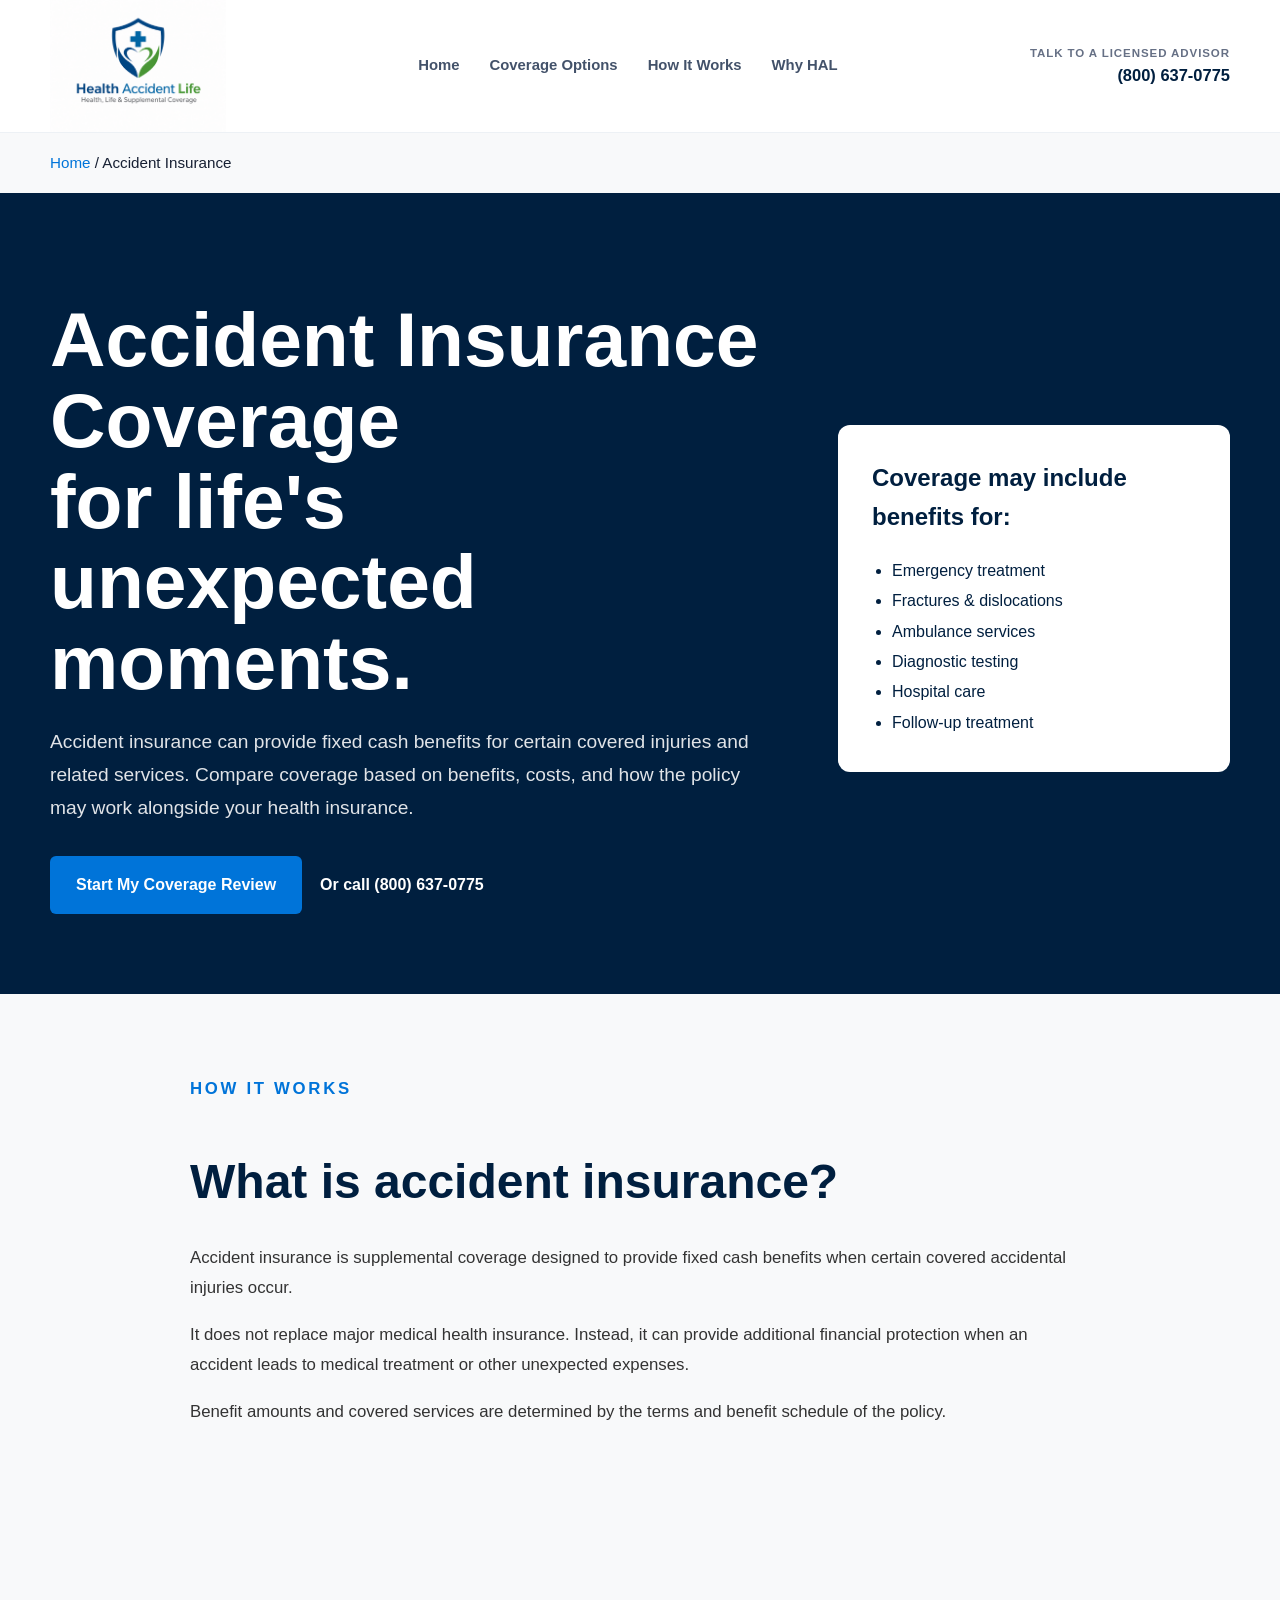
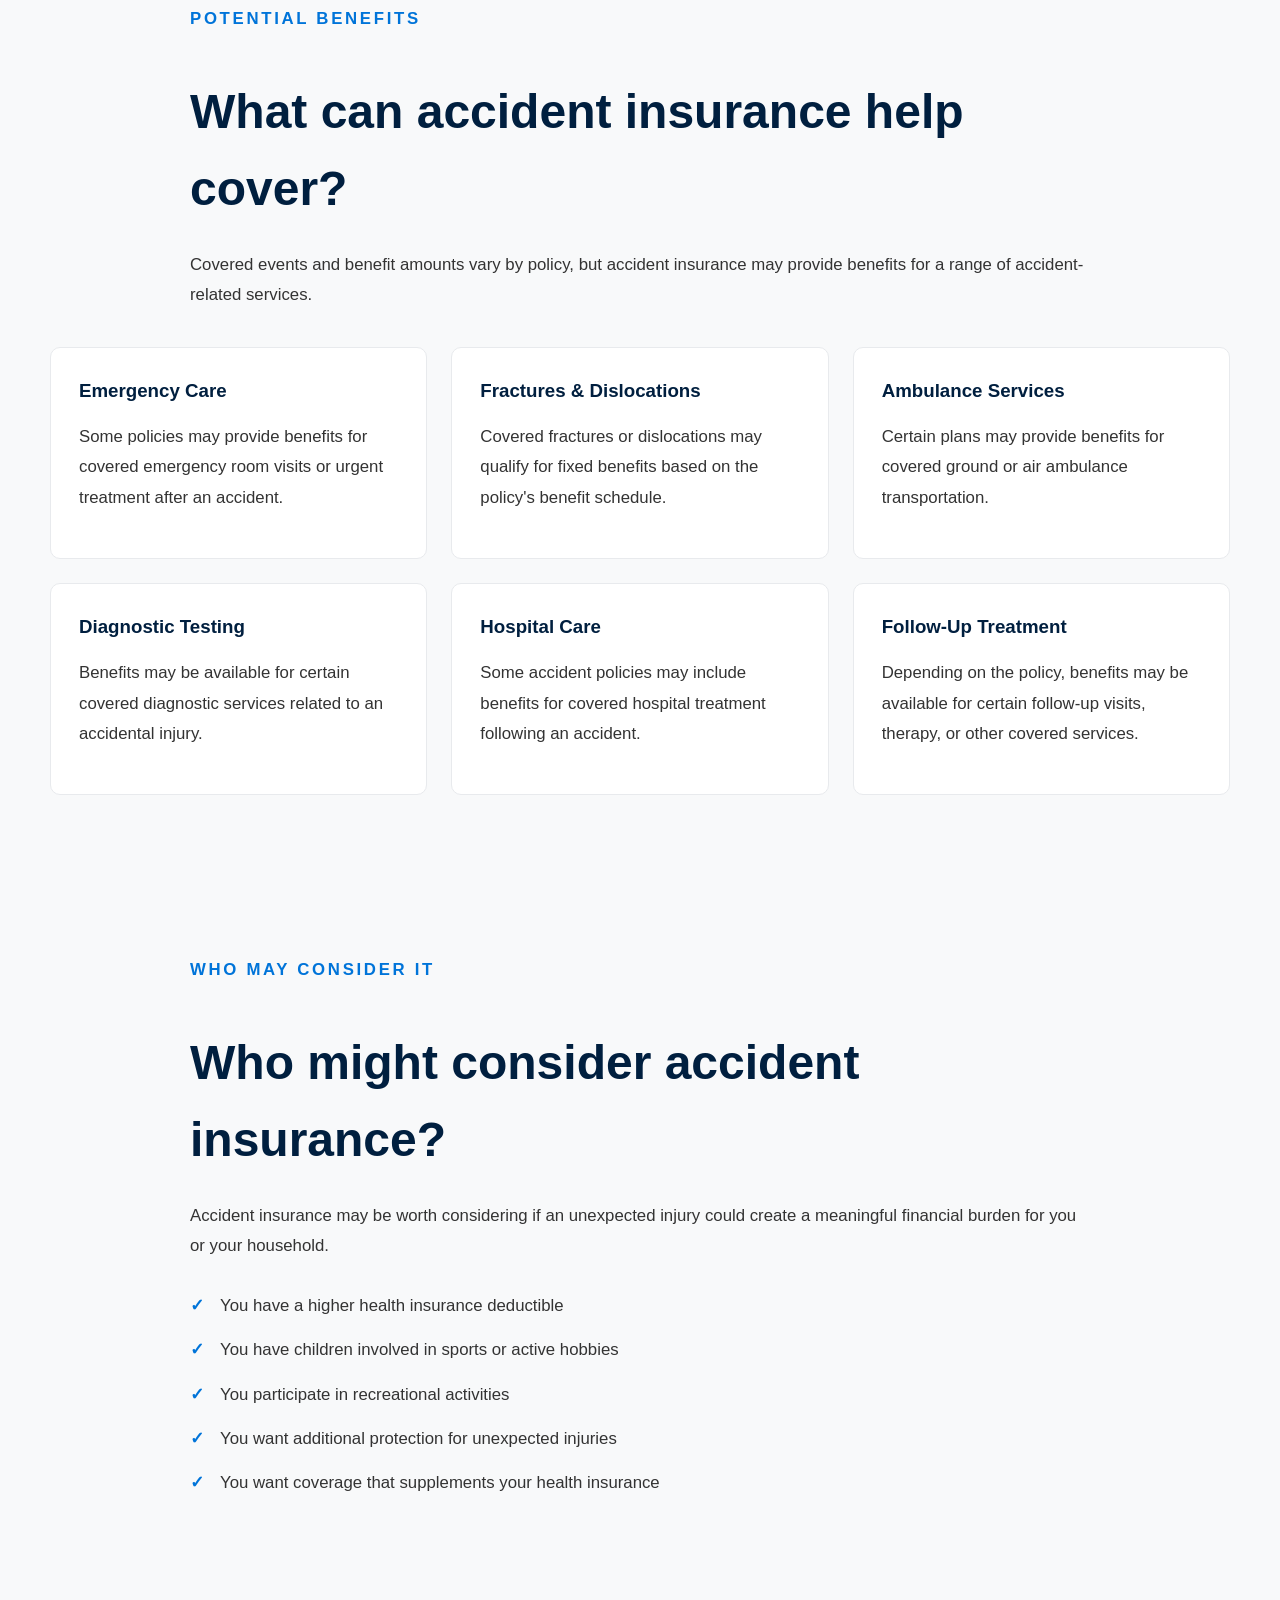
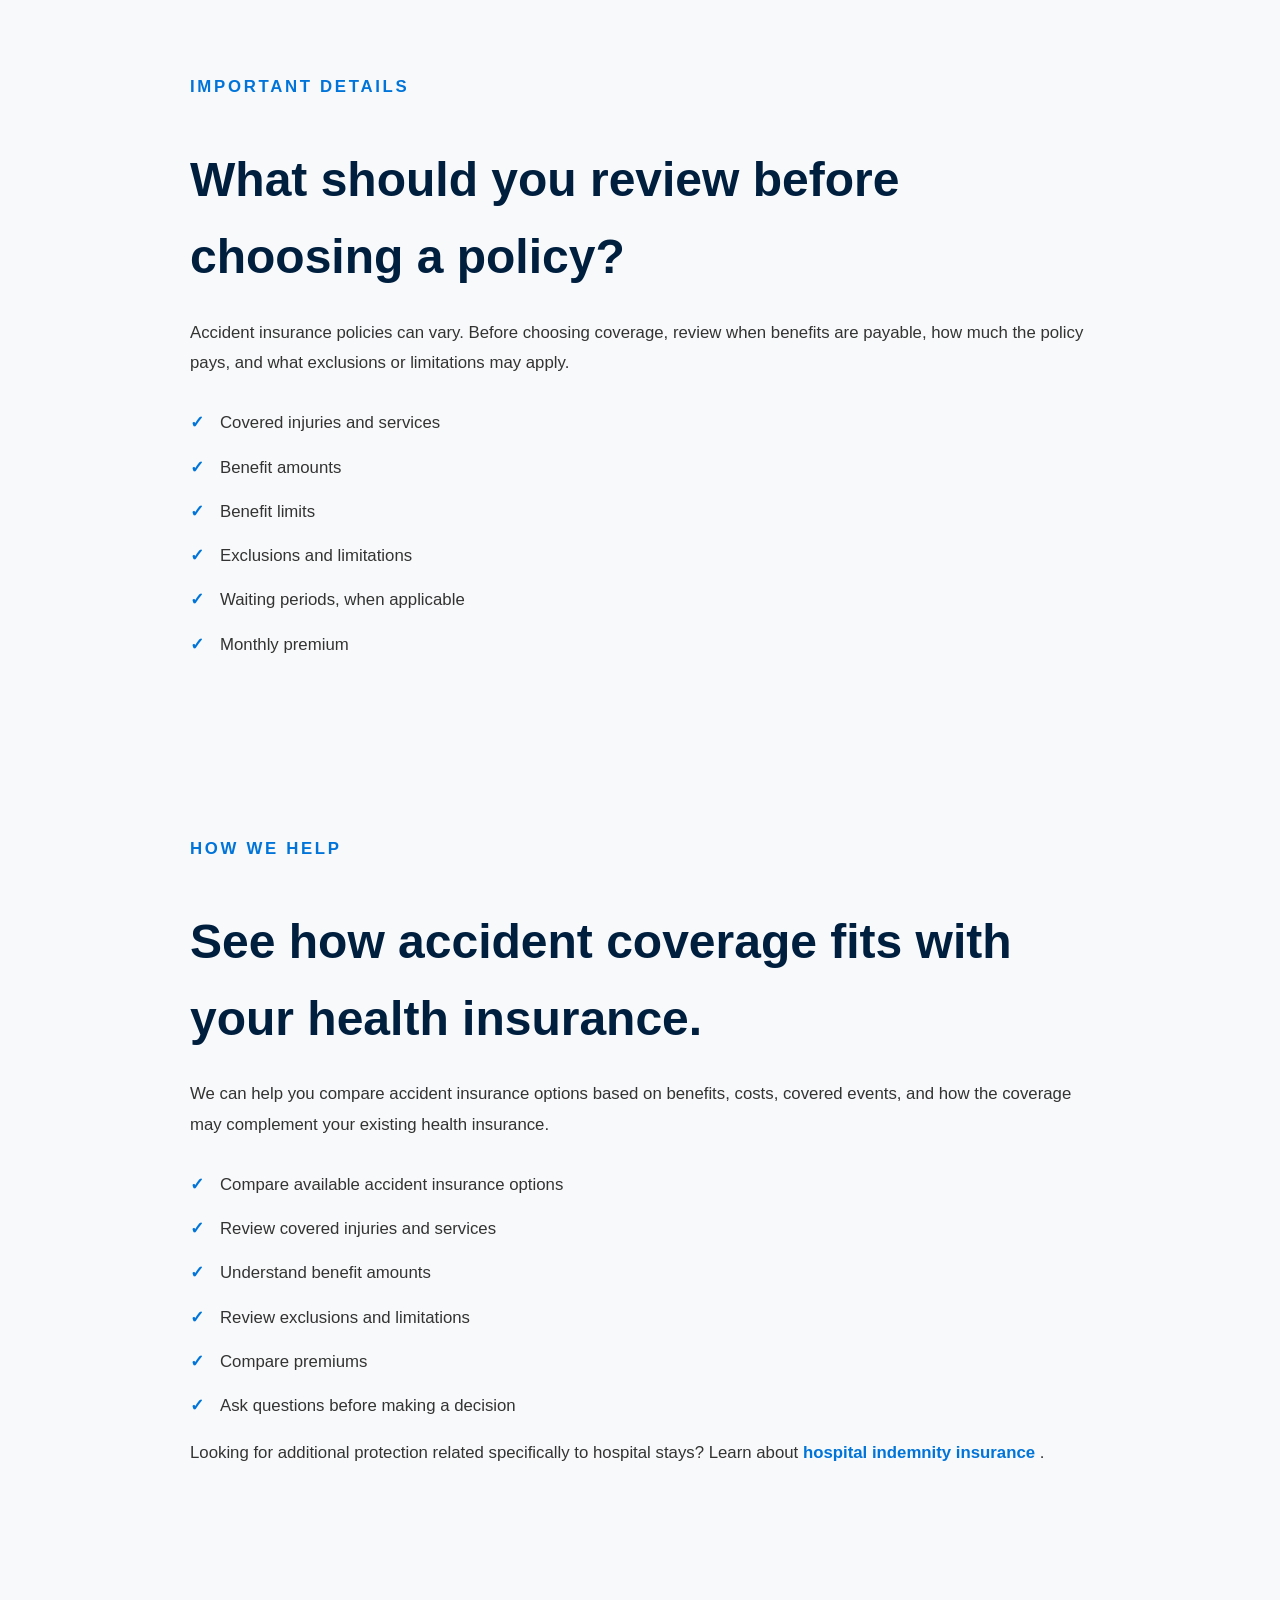
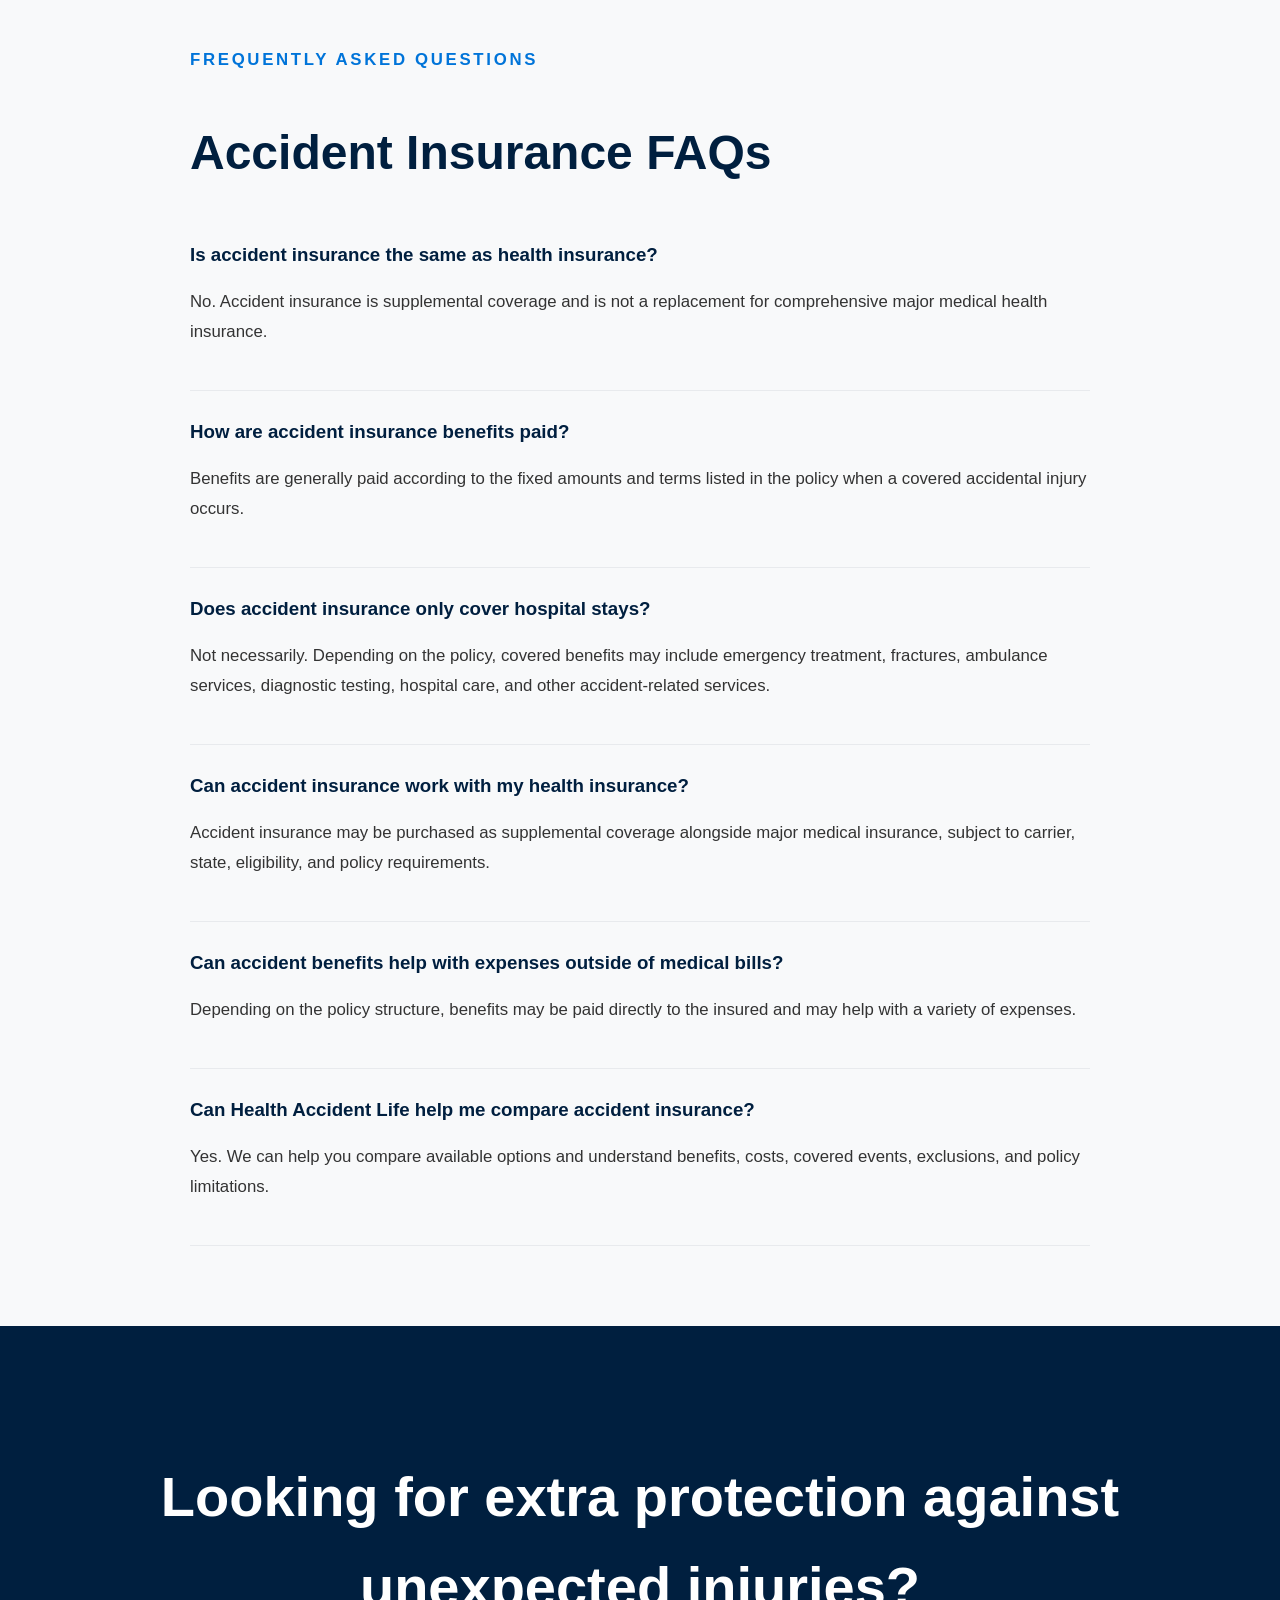
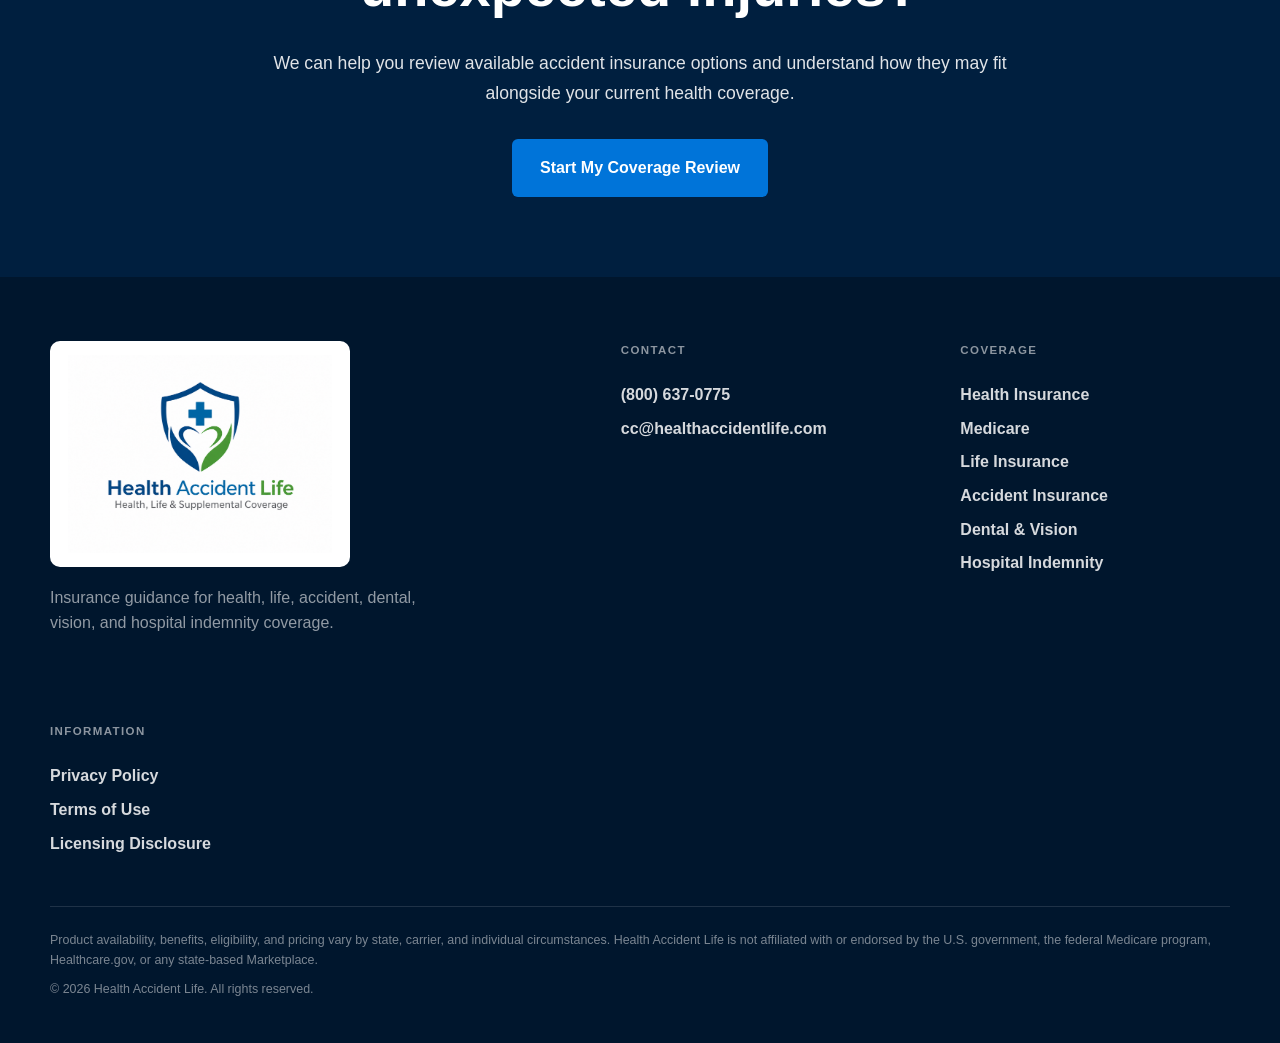
<file: accident-insurance.html>
<!DOCTYPE html>
<html lang="en">
<head>
  <meta charset="UTF-8" />
  <meta name="viewport" content="width=device-width, initial-scale=1.0" />

  <title>Accident Insurance Coverage | Health Accident Life</title>

  <meta
    name="description"
    content="Compare accident insurance coverage that may provide fixed cash benefits for covered injuries, emergency care, fractures, ambulance services, hospital care, and more."
  />

  <link rel="canonical" href="https://healthaccidentlife.com/accident-insurance.html" />

  <link rel="stylesheet" href="css/style.css" />

  <style>
    .service-hero {
      padding: 90px 0 80px;
      background: #001f3f;
      color: #ffffff;
    }

    .service-hero-layout {
      display: grid;
      grid-template-columns: 1.3fr 0.7fr;
      gap: 60px;
      align-items: center;
    }

    .service-hero h1 {
      font-size: clamp(2.6rem, 6vw, 4.8rem);
      line-height: 1.05;
      margin: 16px 0 24px;
      max-width: 850px;
    }

    .service-hero h1 span {
      display: block;
    }

    .service-hero-copy {
      font-size: 1.2rem;
      line-height: 1.7;
      max-width: 760px;
      color: rgba(255,255,255,0.88);
    }

    .service-hero-actions {
      display: flex;
      flex-wrap: wrap;
      gap: 18px;
      align-items: center;
      margin-top: 32px;
    }

    .service-hero-button {
      display: inline-block;
      padding: 16px 26px;
      background: #0074d9;
      color: #ffffff;
      text-decoration: none;
      font-weight: 700;
      border-radius: 6px;
    }

    .service-hero-phone {
      color: #ffffff;
      text-decoration: none;
      font-weight: 700;
    }

    .service-side-card {
      background: #ffffff;
      color: #001f3f;
      padding: 34px;
      border-radius: 12px;
    }

    .service-side-card h2 {
      margin-top: 0;
      font-size: 1.5rem;
    }

    .service-side-card ul {
      padding-left: 20px;
      line-height: 1.9;
      margin-bottom: 0;
    }

    .content-section {
      padding: 80px 0;
    }

    .content-section.alt {
      background: #f8f9fa;
    }

    .content-narrow {
      max-width: 900px;
      margin: 0 auto;
    }

    .content-section h2 {
      font-size: clamp(2rem, 4vw, 3rem);
      color: #001f3f;
      margin-bottom: 22px;
    }

    .content-section h3 {
      color: #001f3f;
      margin-top: 28px;
      margin-bottom: 10px;
    }

    .content-section p,
    .content-section li {
      line-height: 1.8;
      font-size: 1.05rem;
      color: #333333;
    }

    .info-grid {
      display: grid;
      grid-template-columns: repeat(3, 1fr);
      gap: 24px;
      margin-top: 36px;
    }

    .info-card {
      border: 1px solid #e8eaed;
      padding: 28px;
      border-radius: 10px;
      background: #ffffff;
    }

    .info-card h3 {
      margin-top: 0;
    }

    .check-list {
      list-style: none;
      padding: 0;
      margin: 30px 0 0;
    }

    .check-list li {
      position: relative;
      padding-left: 30px;
      margin-bottom: 14px;
    }

    .check-list li::before {
      content: "✓";
      position: absolute;
      left: 0;
      font-weight: 700;
      color: #0074d9;
    }

    .faq-item {
      padding: 26px 0;
      border-bottom: 1px solid #e8eaed;
    }

    .faq-item h3 {
      margin-top: 0;
      margin-bottom: 10px;
    }

    .cta-section {
      padding: 80px 0;
      background: #001f3f;
      color: #ffffff;
      text-align: center;
    }

    .cta-section h2 {
      color: #ffffff;
      font-size: clamp(2.2rem, 5vw, 3.5rem);
      margin-bottom: 18px;
    }

    .cta-section p {
      color: rgba(255,255,255,0.88);
      max-width: 760px;
      margin: 0 auto 30px;
      font-size: 1.1rem;
      line-height: 1.7;
    }

    .cta-button {
      display: inline-block;
      padding: 16px 28px;
      background: #0074d9;
      color: #ffffff;
      text-decoration: none;
      font-weight: 700;
      border-radius: 6px;
    }

    .breadcrumb {
      padding: 18px 0;
      background: #f8f9fa;
      font-size: 0.95rem;
    }

    .breadcrumb a {
      color: #0074d9;
      text-decoration: none;
    }

    .inline-link {
      color: #0074d9;
      font-weight: 700;
      text-decoration: none;
    }

    .inline-link:hover {
      text-decoration: underline;
    }

    @media (max-width: 850px) {
      .service-hero-layout,
      .info-grid {
        grid-template-columns: 1fr;
      }

      .service-hero {
        padding: 65px 0 55px;
      }

      .service-side-card {
        margin-top: 10px;
      }
    }
  </style>
</head>

<body>

  <header class="site-header">
    <div class="container header-inner">

      <a href="index.html" class="brand-link" aria-label="Health Accident Life home">
        <img src="images/logo.png" alt="Health Accident Life" class="site-logo" />
      </a>

      <nav class="main-nav" aria-label="Main navigation">
        <a href="index.html">Home</a>
        <a href="index.html#coverage-options">Coverage Options</a>
        <a href="index.html#how-it-works">How It Works</a>
        <a href="index.html#about">Why HAL</a>
      </nav>

      <a class="header-phone" href="tel:8006370775">
        <span>Talk to a licensed advisor</span>
        <strong>(800) 637-0775</strong>
      </a>

    </div>
  </header>


  <main>

    <div class="breadcrumb">
      <div class="container">
        <a href="index.html">Home</a> / Accident Insurance
      </div>
    </div>


    <section class="service-hero">

      <div class="container service-hero-layout">

        <div>

         

          <h1>
            Accident Insurance Coverage
            <span>for life's unexpected moments.</span>
          </h1>

          <p class="service-hero-copy">
            Accident insurance can provide fixed cash benefits for certain
            covered injuries and related services. Compare coverage based on
            benefits, costs, and how the policy may work alongside your health insurance.
          </p>

          <div class="service-hero-actions">

            <a href="index.html#coverage-review" class="service-hero-button">
              Start My Coverage Review
            </a>

            <a href="tel:8006370775" class="service-hero-phone">
              Or call (800) 637-0775
            </a>

          </div>

        </div>


        <aside class="service-side-card">

          <h2>Coverage may include benefits for:</h2>

          <ul>
            <li>Emergency treatment</li>
            <li>Fractures & dislocations</li>
            <li>Ambulance services</li>
            <li>Diagnostic testing</li>
            <li>Hospital care</li>
            <li>Follow-up treatment</li>
          </ul>

        </aside>

      </div>

    </section>


    <section class="content-section">

      <div class="container content-narrow">

        <p class="eyebrow dark">How it works</p>

        <h2>What is accident insurance?</h2>

        <p>
          Accident insurance is supplemental coverage designed to provide
          fixed cash benefits when certain covered accidental injuries occur.
        </p>

        <p>
          It does not replace major medical health insurance. Instead, it can
          provide additional financial protection when an accident leads to
          medical treatment or other unexpected expenses.
        </p>

        <p>
          Benefit amounts and covered services are determined by the terms
          and benefit schedule of the policy.
        </p>

      </div>

    </section>


    <section class="content-section alt">

      <div class="container">

        <div class="content-narrow">

          <p class="eyebrow dark">Potential benefits</p>

          <h2>What can accident insurance help cover?</h2>

          <p>
            Covered events and benefit amounts vary by policy, but accident
            insurance may provide benefits for a range of accident-related services.
          </p>

        </div>


        <div class="info-grid">

          <article class="info-card">

            <h3>Emergency Care</h3>

            <p>
              Some policies may provide benefits for covered emergency room
              visits or urgent treatment after an accident.
            </p>

          </article>


          <article class="info-card">

            <h3>Fractures & Dislocations</h3>

            <p>
              Covered fractures or dislocations may qualify for fixed benefits
              based on the policy's benefit schedule.
            </p>

          </article>


          <article class="info-card">

            <h3>Ambulance Services</h3>

            <p>
              Certain plans may provide benefits for covered ground or air
              ambulance transportation.
            </p>

          </article>


          <article class="info-card">

            <h3>Diagnostic Testing</h3>

            <p>
              Benefits may be available for certain covered diagnostic services
              related to an accidental injury.
            </p>

          </article>


          <article class="info-card">

            <h3>Hospital Care</h3>

            <p>
              Some accident policies may include benefits for covered hospital
              treatment following an accident.
            </p>

          </article>


          <article class="info-card">

            <h3>Follow-Up Treatment</h3>

            <p>
              Depending on the policy, benefits may be available for certain
              follow-up visits, therapy, or other covered services.
            </p>

          </article>

        </div>

      </div>

    </section>


    <section class="content-section">

      <div class="container content-narrow">

        <p class="eyebrow dark">Who may consider it</p>

        <h2>Who might consider accident insurance?</h2>

        <p>
          Accident insurance may be worth considering if an unexpected injury
          could create a meaningful financial burden for you or your household.
        </p>

        <ul class="check-list">
          <li>You have a higher health insurance deductible</li>
          <li>You have children involved in sports or active hobbies</li>
          <li>You participate in recreational activities</li>
          <li>You want additional protection for unexpected injuries</li>
          <li>You want coverage that supplements your health insurance</li>
        </ul>

      </div>

    </section>


    <section class="content-section alt">

      <div class="container content-narrow">

        <p class="eyebrow dark">Important details</p>

        <h2>What should you review before choosing a policy?</h2>

        <p>
          Accident insurance policies can vary. Before choosing coverage,
          review when benefits are payable, how much the policy pays, and
          what exclusions or limitations may apply.
        </p>

        <ul class="check-list">
          <li>Covered injuries and services</li>
          <li>Benefit amounts</li>
          <li>Benefit limits</li>
          <li>Exclusions and limitations</li>
          <li>Waiting periods, when applicable</li>
          <li>Monthly premium</li>
        </ul>

      </div>

    </section>


    <section class="content-section">

      <div class="container content-narrow">

        <p class="eyebrow dark">How we help</p>

        <h2>See how accident coverage fits with your health insurance.</h2>

        <p>
          We can help you compare accident insurance options based on benefits,
          costs, covered events, and how the coverage may complement your
          existing health insurance.
        </p>

        <ul class="check-list">
          <li>Compare available accident insurance options</li>
          <li>Review covered injuries and services</li>
          <li>Understand benefit amounts</li>
          <li>Review exclusions and limitations</li>
          <li>Compare premiums</li>
          <li>Ask questions before making a decision</li>
        </ul>

        <p>
          Looking for additional protection related specifically to hospital
          stays? Learn about
          <a href="hospital-indemnity.html" class="inline-link">
            hospital indemnity insurance
          </a>.
        </p>

      </div>

    </section>


    <section class="content-section alt">

      <div class="container content-narrow">

        <p class="eyebrow dark">Frequently asked questions</p>

        <h2>Accident Insurance FAQs</h2>


        <div class="faq-item">

          <h3>Is accident insurance the same as health insurance?</h3>

          <p>
            No. Accident insurance is supplemental coverage and is not a
            replacement for comprehensive major medical health insurance.
          </p>

        </div>


        <div class="faq-item">

          <h3>How are accident insurance benefits paid?</h3>

          <p>
            Benefits are generally paid according to the fixed amounts and
            terms listed in the policy when a covered accidental injury occurs.
          </p>

        </div>


        <div class="faq-item">

          <h3>Does accident insurance only cover hospital stays?</h3>

          <p>
            Not necessarily. Depending on the policy, covered benefits may
            include emergency treatment, fractures, ambulance services,
            diagnostic testing, hospital care, and other accident-related services.
          </p>

        </div>


        <div class="faq-item">

          <h3>Can accident insurance work with my health insurance?</h3>

          <p>
            Accident insurance may be purchased as supplemental coverage
            alongside major medical insurance, subject to carrier, state,
            eligibility, and policy requirements.
          </p>

        </div>


        <div class="faq-item">

          <h3>Can accident benefits help with expenses outside of medical bills?</h3>

          <p>
            Depending on the policy structure, benefits may be paid directly
            to the insured and may help with a variety of expenses.
          </p>

        </div>


        <div class="faq-item">

          <h3>Can Health Accident Life help me compare accident insurance?</h3>

          <p>
            Yes. We can help you compare available options and understand
            benefits, costs, covered events, exclusions, and policy limitations.
          </p>

        </div>

      </div>

    </section>


    <section class="cta-section">

      <div class="container">

        <h2>Looking for extra protection against unexpected injuries?</h2>

        <p>
          We can help you review available accident insurance options and
          understand how they may fit alongside your current health coverage.
        </p>

        <a href="index.html#coverage-review" class="cta-button">
          Start My Coverage Review
        </a>

      </div>

    </section>

  </main>


  <footer class="site-footer">

    <div class="container footer-main">

      <div class="footer-brand-area">

        <img
          src="images/logo.png"
          alt="Health Accident Life"
          class="footer-logo"
        />

        <p>
          Insurance guidance for health, life, accident,
          dental, vision, and hospital indemnity coverage.
        </p>

      </div>


      <div class="footer-contact">

        <p class="footer-title">Contact</p>

        <a href="tel:8006370775">
          (800) 637-0775
        </a>

        <a href="mailto:cc@healthaccidentlife.com">
          cc@healthaccidentlife.com
        </a>

      </div>


      <div class="footer-links">

        <p class="footer-title">Coverage</p>

        <a href="aca-health-insurance.html">Health Insurance</a>
        <a href="medicare.html">Medicare</a>
        <a href="life-insurance.html">Life Insurance</a>
        <a href="accident-insurance.html">Accident Insurance</a>
        <a href="dental-insurance.html">Dental & Vision</a>
        <a href="hospital-indemnity.html">Hospital Indemnity</a>

      </div>


      <div class="footer-links">

        <p class="footer-title">Information</p>

        <a href="privacy.html">Privacy Policy</a>
        <a href="terms.html">Terms of Use</a>
        <a href="licensing.html">Licensing Disclosure</a>

      </div>

    </div>


    <div class="container footer-disclaimer">

      <p>
        Product availability, benefits, eligibility, and pricing vary by state,
        carrier, and individual circumstances. Health Accident Life is not affiliated
        with or endorsed by the U.S. government, the federal Medicare program,
        Healthcare.gov, or any state-based Marketplace.
      </p>

      <p>
        © 2026 Health Accident Life. All rights reserved.
      </p>

    </div>

  </footer>

</body>
</html>
</file>
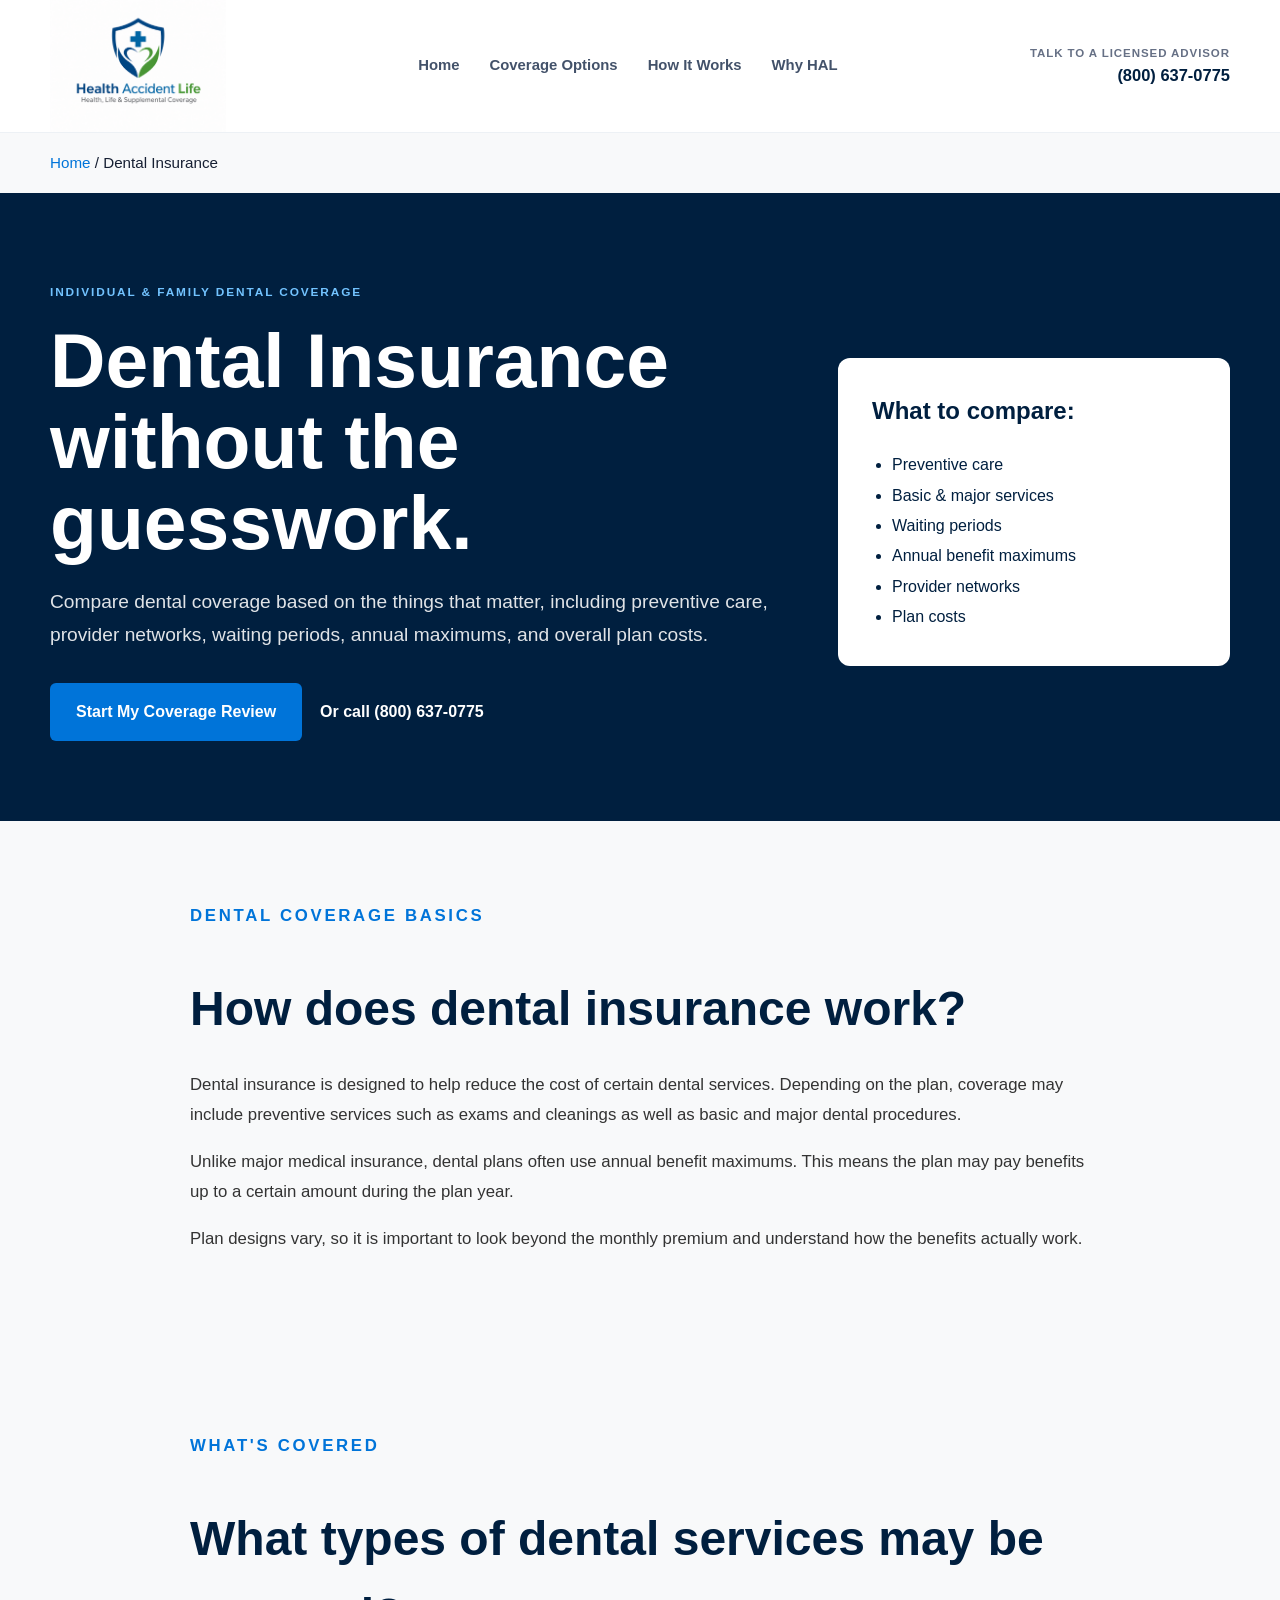
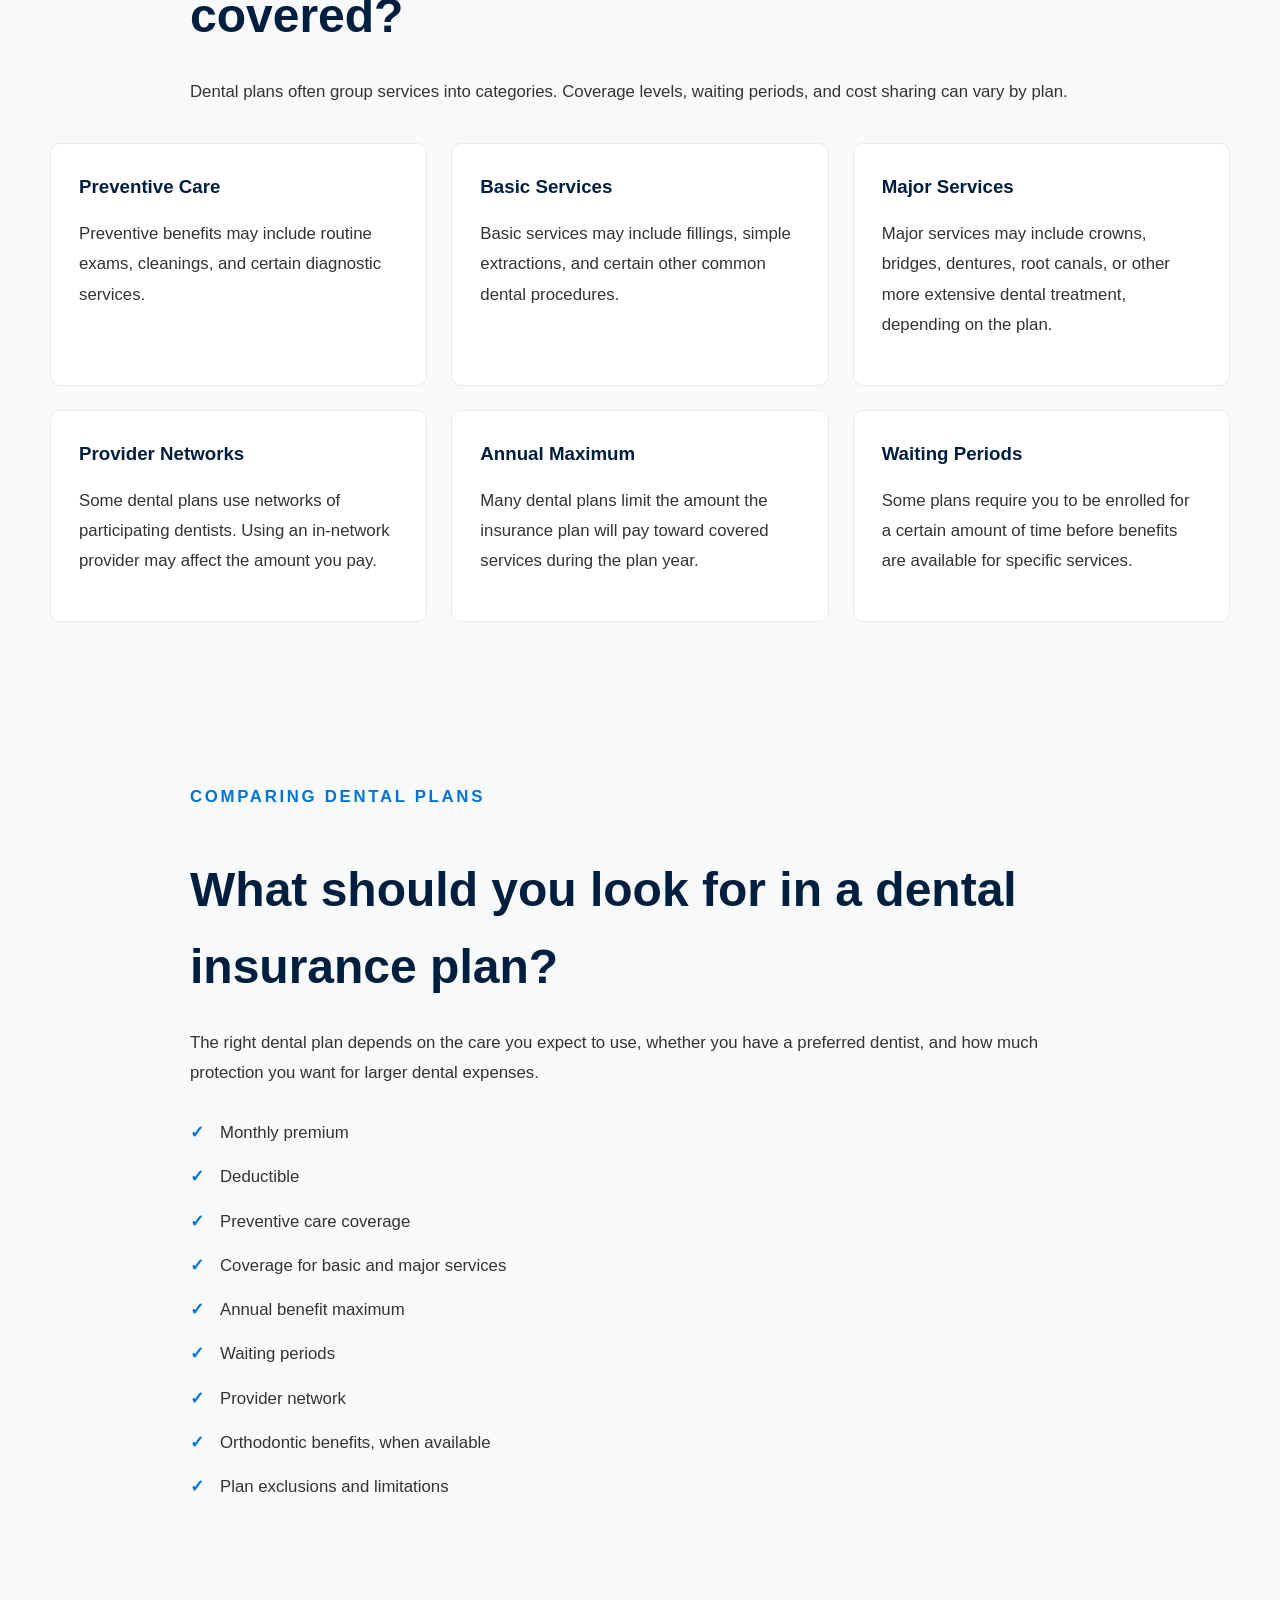
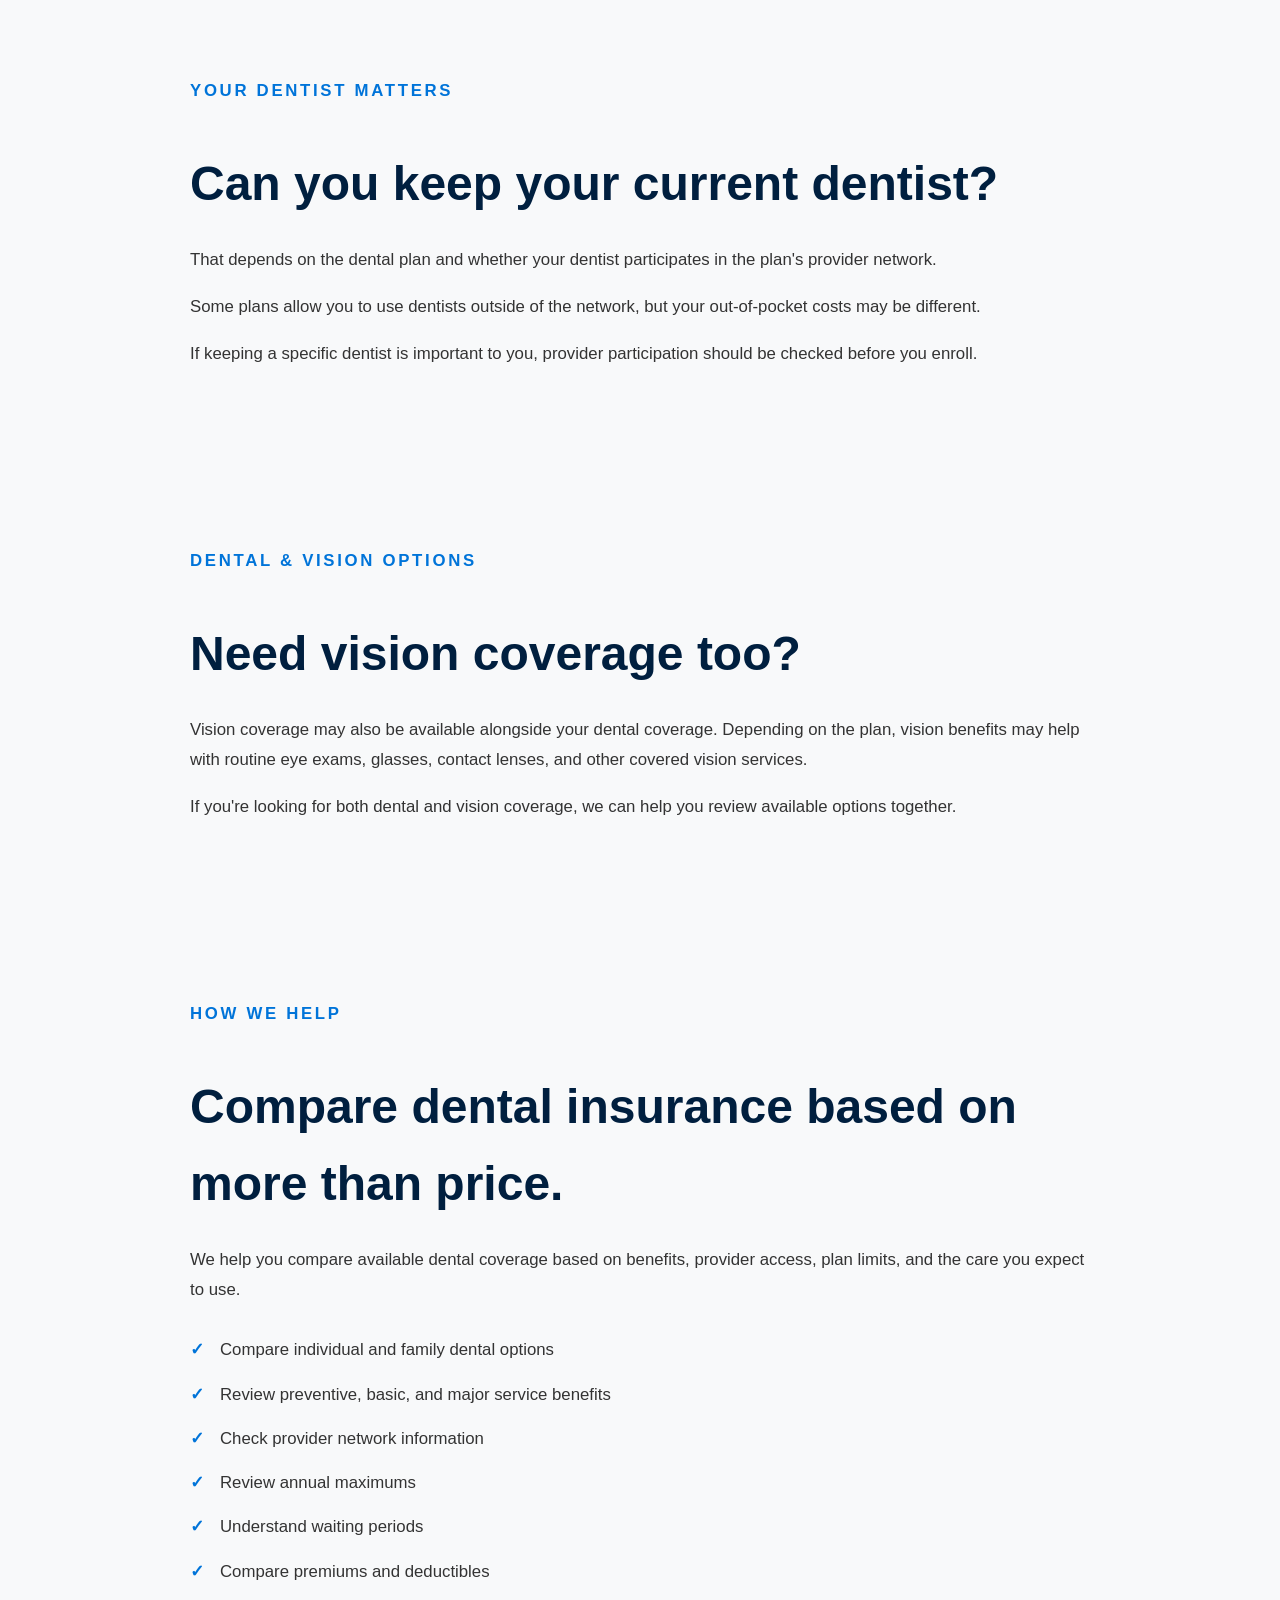
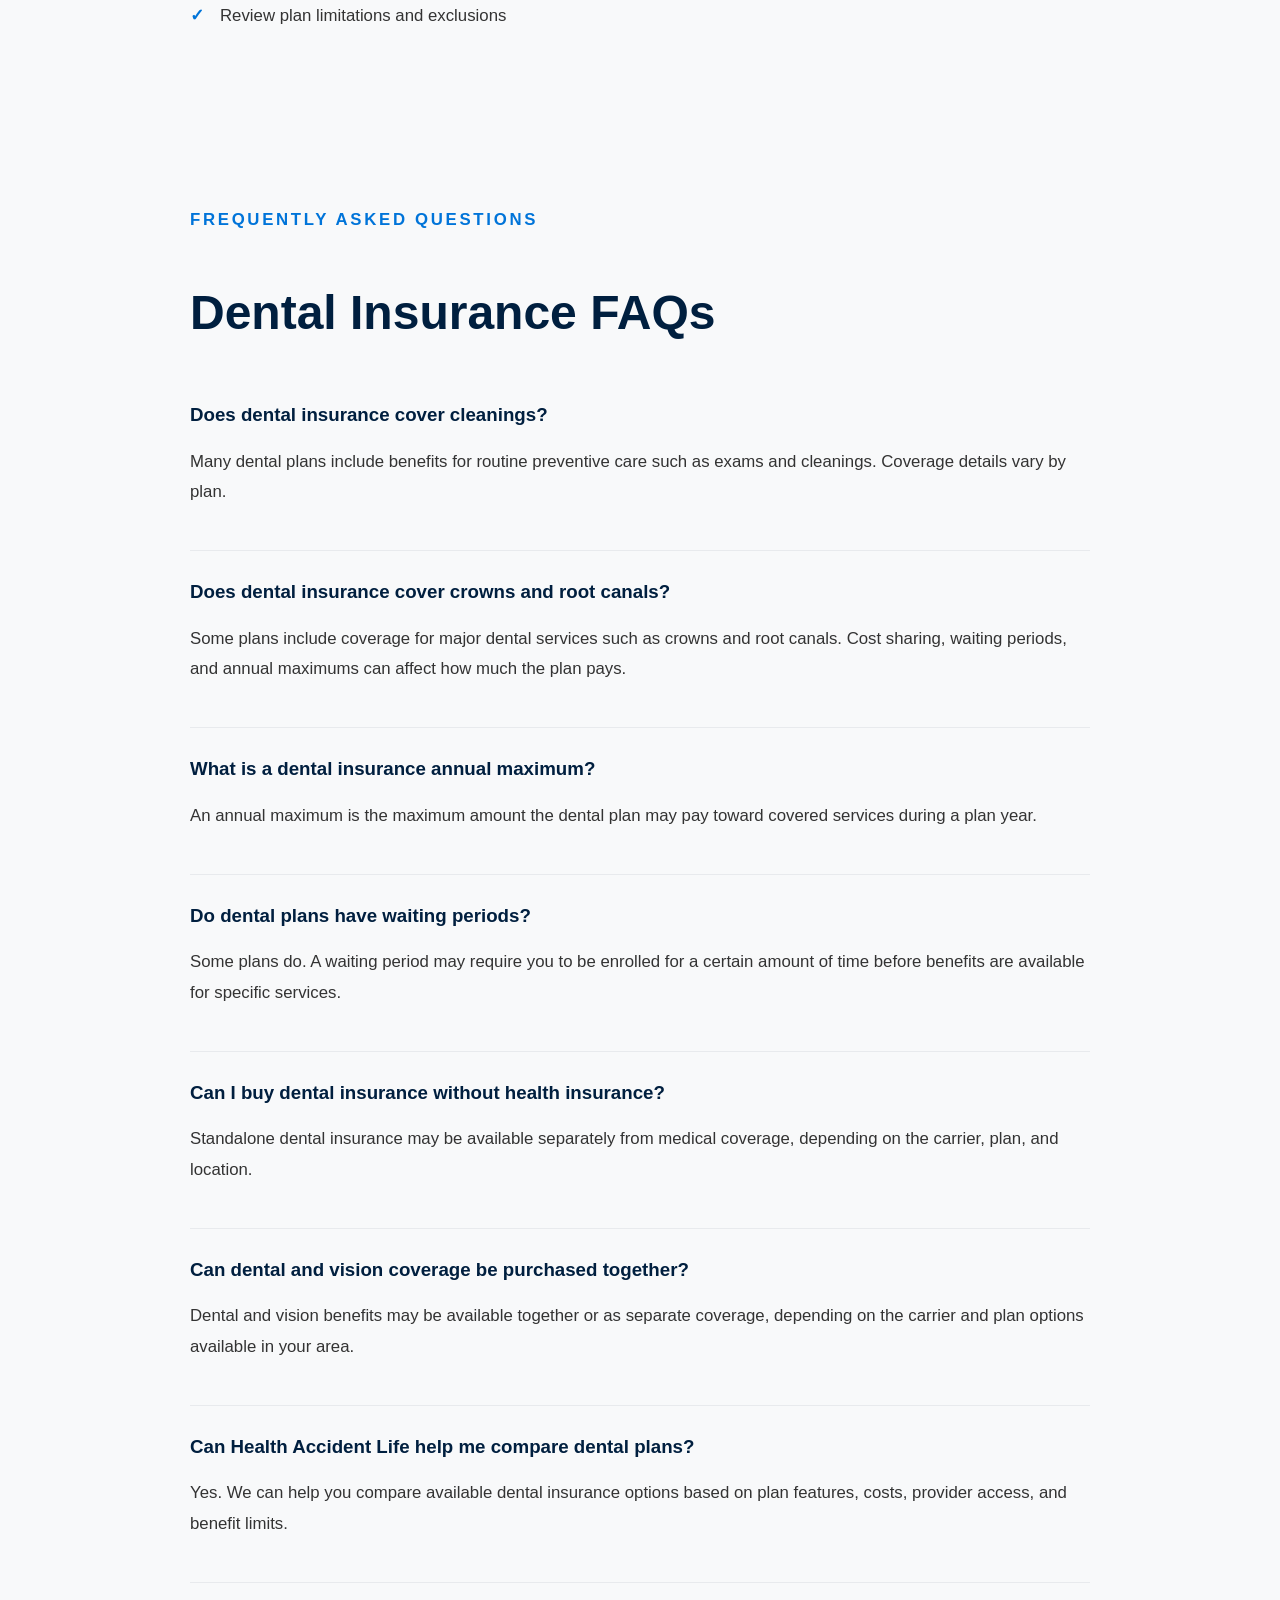
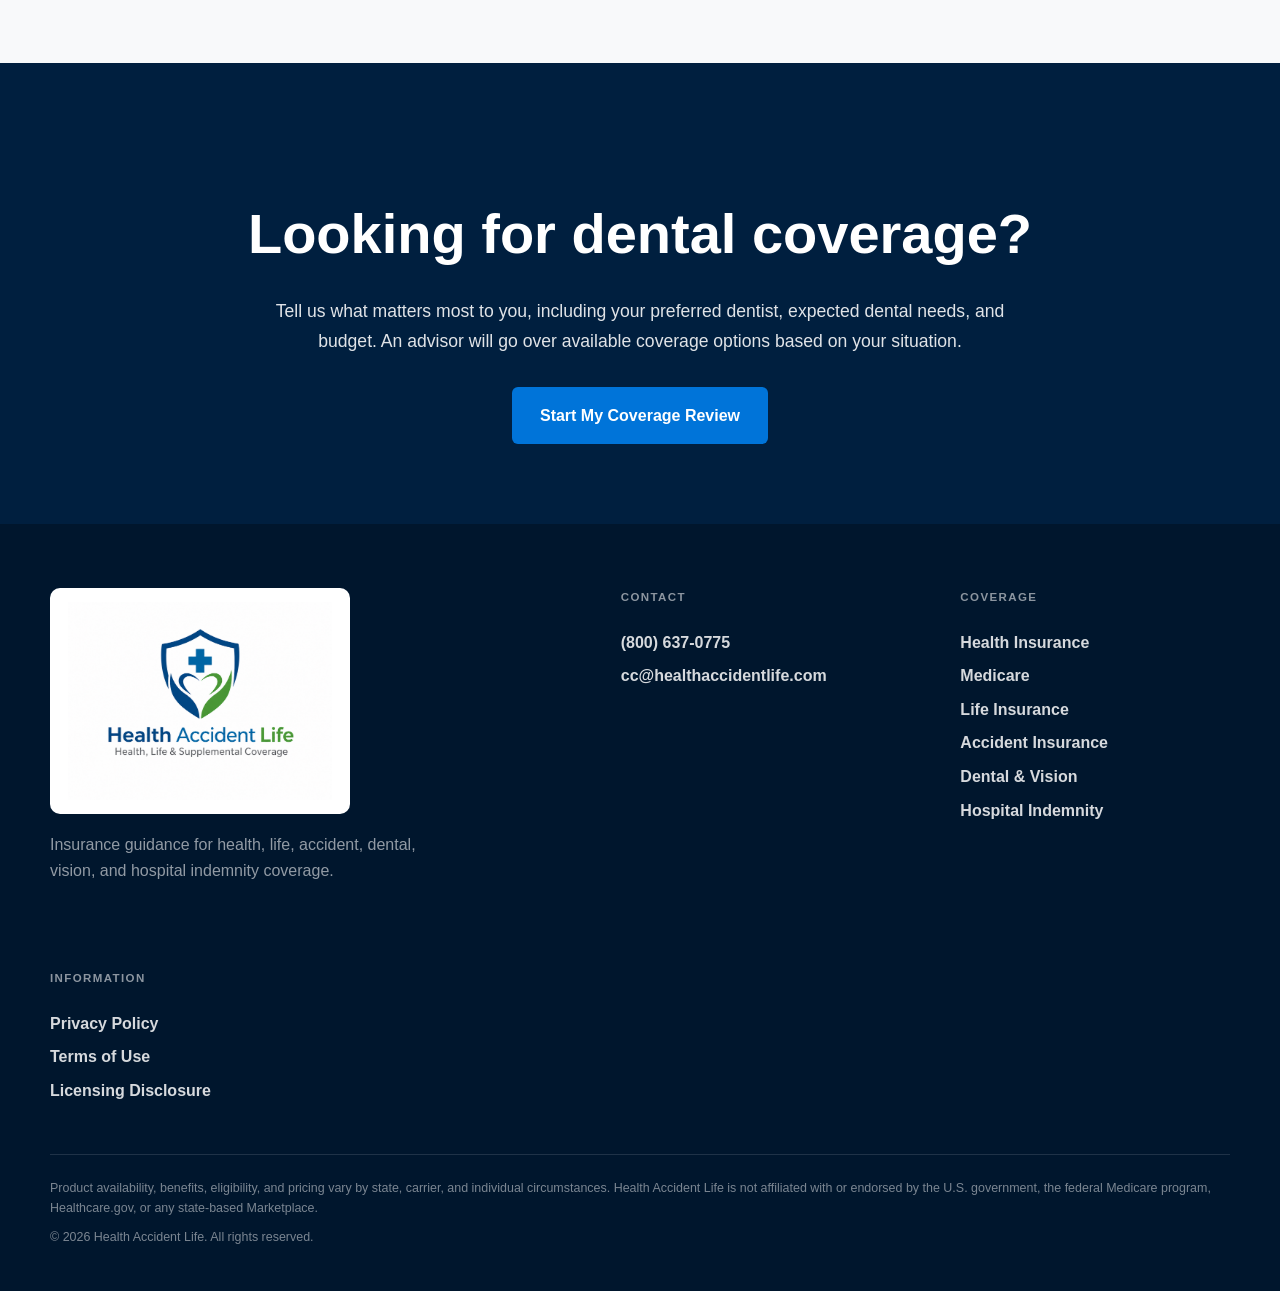
<file: dental-insurance.html>
<!DOCTYPE html>
<html lang="en">
<head>
  <meta charset="UTF-8" />
  <meta name="viewport" content="width=device-width, initial-scale=1.0" />

  <title>Dental Insurance Plans | Health Accident Life</title>

  <meta
    name="description"
    content="Compare individual and family dental insurance plans, including preventive care, major services, provider networks, waiting periods, annual maximums, and costs."
  />

  <link rel="canonical" href="https://healthaccidentlife.com/dental-insurance.html" />

  <link rel="stylesheet" href="css/style.css" />

  <style>
    .service-hero {
      padding: 90px 0 80px;
      background: #001f3f;
      color: #ffffff;
    }

    .service-hero-layout {
      display: grid;
      grid-template-columns: 1.3fr 0.7fr;
      gap: 60px;
      align-items: center;
    }

    .service-hero h1 {
      font-size: clamp(2.6rem, 6vw, 4.8rem);
      line-height: 1.05;
      margin: 16px 0 24px;
      max-width: 850px;
    }

    .service-hero h1 span {
      display: block;
    }

    .service-hero-copy {
      font-size: 1.2rem;
      line-height: 1.7;
      max-width: 760px;
      color: rgba(255,255,255,0.88);
    }

    .service-hero-actions {
      display: flex;
      flex-wrap: wrap;
      gap: 18px;
      align-items: center;
      margin-top: 32px;
    }

    .service-hero-button {
      display: inline-block;
      padding: 16px 26px;
      background: #0074d9;
      color: #ffffff;
      text-decoration: none;
      font-weight: 700;
      border-radius: 6px;
    }

    .service-hero-phone {
      color: #ffffff;
      text-decoration: none;
      font-weight: 700;
    }

    .service-side-card {
      background: #ffffff;
      color: #001f3f;
      padding: 34px;
      border-radius: 12px;
    }

    .service-side-card h2 {
      margin-top: 0;
      font-size: 1.5rem;
    }

    .service-side-card ul {
      padding-left: 20px;
      line-height: 1.9;
      margin-bottom: 0;
    }

    .content-section {
      padding: 80px 0;
    }

    .content-section.alt {
      background: #f8f9fa;
    }

    .content-narrow {
      max-width: 900px;
      margin: 0 auto;
    }

    .content-section h2 {
      font-size: clamp(2rem, 4vw, 3rem);
      color: #001f3f;
      margin-bottom: 22px;
    }

    .content-section h3 {
      color: #001f3f;
      margin-top: 28px;
      margin-bottom: 10px;
    }

    .content-section p,
    .content-section li {
      line-height: 1.8;
      font-size: 1.05rem;
      color: #333333;
    }

    .info-grid {
      display: grid;
      grid-template-columns: repeat(3, 1fr);
      gap: 24px;
      margin-top: 36px;
    }

    .info-card {
      border: 1px solid #e8eaed;
      padding: 28px;
      border-radius: 10px;
      background: #ffffff;
    }

    .info-card h3 {
      margin-top: 0;
    }

    .check-list {
      list-style: none;
      padding: 0;
      margin: 30px 0 0;
    }

    .check-list li {
      position: relative;
      padding-left: 30px;
      margin-bottom: 14px;
    }

    .check-list li::before {
      content: "✓";
      position: absolute;
      left: 0;
      font-weight: 700;
      color: #0074d9;
    }

    .faq-item {
      padding: 26px 0;
      border-bottom: 1px solid #e8eaed;
    }

    .faq-item h3 {
      margin-top: 0;
      margin-bottom: 10px;
    }

    .cta-section {
      padding: 80px 0;
      background: #001f3f;
      color: #ffffff;
      text-align: center;
    }

    .cta-section h2 {
      color: #ffffff;
      font-size: clamp(2.2rem, 5vw, 3.5rem);
      margin-bottom: 18px;
    }

    .cta-section p {
      color: rgba(255,255,255,0.88);
      max-width: 760px;
      margin: 0 auto 30px;
      font-size: 1.1rem;
      line-height: 1.7;
    }

    .cta-button {
      display: inline-block;
      padding: 16px 28px;
      background: #0074d9;
      color: #ffffff;
      text-decoration: none;
      font-weight: 700;
      border-radius: 6px;
    }

    .breadcrumb {
      padding: 18px 0;
      background: #f8f9fa;
      font-size: 0.95rem;
    }

    .breadcrumb a {
      color: #0074d9;
      text-decoration: none;
    }

    @media (max-width: 850px) {
      .service-hero-layout,
      .info-grid {
        grid-template-columns: 1fr;
      }

      .service-hero {
        padding: 65px 0 55px;
      }

      .service-side-card {
        margin-top: 10px;
      }
    }
  </style>
</head>

<body>

  <header class="site-header">
    <div class="container header-inner">

      <a href="index.html" class="brand-link" aria-label="Health Accident Life home">
        <img src="images/logo.png" alt="Health Accident Life" class="site-logo" />
      </a>

      <nav class="main-nav" aria-label="Main navigation">
        <a href="index.html">Home</a>
        <a href="index.html#coverage-options">Coverage Options</a>
        <a href="index.html#how-it-works">How It Works</a>
        <a href="index.html#about">Why HAL</a>
      </nav>

      <a class="header-phone" href="tel:8006370775">
        <span>Talk to a licensed advisor</span>
        <strong>(800) 637-0775</strong>
      </a>

    </div>
  </header>


  <main>

    <div class="breadcrumb">
      <div class="container">
        <a href="index.html">Home</a> / Dental Insurance
      </div>
    </div>


    <section class="service-hero">

      <div class="container service-hero-layout">

        <div>

          <p class="eyebrow">Individual & family dental coverage</p>

          <h1>
            Dental Insurance
            <span>without the guesswork.</span>
          </h1>

          <p class="service-hero-copy">
            Compare dental coverage based on the things that matter, including
            preventive care, provider networks, waiting periods, annual maximums,
            and overall plan costs.
          </p>

          <div class="service-hero-actions">

            <a href="index.html#coverage-review" class="service-hero-button">
              Start My Coverage Review
            </a>

            <a href="tel:8006370775" class="service-hero-phone">
              Or call (800) 637-0775
            </a>

          </div>

        </div>


        <aside class="service-side-card">

          <h2>What to compare:</h2>

          <ul>
            <li>Preventive care</li>
            <li>Basic & major services</li>
            <li>Waiting periods</li>
            <li>Annual benefit maximums</li>
            <li>Provider networks</li>
            <li>Plan costs</li>
          </ul>

        </aside>

      </div>

    </section>


    <section class="content-section">

      <div class="container content-narrow">

        <p class="eyebrow dark">Dental coverage basics</p>

        <h2>How does dental insurance work?</h2>

        <p>
          Dental insurance is designed to help reduce the cost of certain
          dental services. Depending on the plan, coverage may include
          preventive services such as exams and cleanings as well as basic
          and major dental procedures.
        </p>

        <p>
          Unlike major medical insurance, dental plans often use annual
          benefit maximums. This means the plan may pay benefits up to a
          certain amount during the plan year.
        </p>

        <p>
          Plan designs vary, so it is important to look beyond the monthly
          premium and understand how the benefits actually work.
        </p>

      </div>

    </section>


    <section class="content-section alt">

      <div class="container">

        <div class="content-narrow">

          <p class="eyebrow dark">What's covered</p>

          <h2>What types of dental services may be covered?</h2>

          <p>
            Dental plans often group services into categories. Coverage
            levels, waiting periods, and cost sharing can vary by plan.
          </p>

        </div>


        <div class="info-grid">

          <article class="info-card">

            <h3>Preventive Care</h3>

            <p>
              Preventive benefits may include routine exams, cleanings,
              and certain diagnostic services.
            </p>

          </article>


          <article class="info-card">

            <h3>Basic Services</h3>

            <p>
              Basic services may include fillings, simple extractions,
              and certain other common dental procedures.
            </p>

          </article>


          <article class="info-card">

            <h3>Major Services</h3>

            <p>
              Major services may include crowns, bridges, dentures,
              root canals, or other more extensive dental treatment,
              depending on the plan.
            </p>

          </article>


          <article class="info-card">

            <h3>Provider Networks</h3>

            <p>
              Some dental plans use networks of participating dentists.
              Using an in-network provider may affect the amount you pay.
            </p>

          </article>


          <article class="info-card">

            <h3>Annual Maximum</h3>

            <p>
              Many dental plans limit the amount the insurance plan will
              pay toward covered services during the plan year.
            </p>

          </article>


          <article class="info-card">

            <h3>Waiting Periods</h3>

            <p>
              Some plans require you to be enrolled for a certain amount
              of time before benefits are available for specific services.
            </p>

          </article>

        </div>

      </div>

    </section>


    <section class="content-section">

      <div class="container content-narrow">

        <p class="eyebrow dark">Comparing dental plans</p>

        <h2>What should you look for in a dental insurance plan?</h2>

        <p>
          The right dental plan depends on the care you expect to use,
          whether you have a preferred dentist, and how much protection
          you want for larger dental expenses.
        </p>

        <ul class="check-list">
          <li>Monthly premium</li>
          <li>Deductible</li>
          <li>Preventive care coverage</li>
          <li>Coverage for basic and major services</li>
          <li>Annual benefit maximum</li>
          <li>Waiting periods</li>
          <li>Provider network</li>
          <li>Orthodontic benefits, when available</li>
          <li>Plan exclusions and limitations</li>
        </ul>

      </div>

    </section>


    <section class="content-section alt">

      <div class="container content-narrow">

        <p class="eyebrow dark">Your dentist matters</p>

        <h2>Can you keep your current dentist?</h2>

        <p>
          That depends on the dental plan and whether your dentist participates
          in the plan's provider network.
        </p>

        <p>
          Some plans allow you to use dentists outside of the network, but
          your out-of-pocket costs may be different.
        </p>

        <p>
          If keeping a specific dentist is important to you, provider
          participation should be checked before you enroll.
        </p>

      </div>

    </section>


    <section class="content-section">

      <div class="container content-narrow">

        <p class="eyebrow dark">Dental & vision options</p>

        <h2>Need vision coverage too?</h2>

        <p>
          Vision coverage may also be available alongside your dental coverage.
          Depending on the plan, vision benefits may help with routine eye exams,
          glasses, contact lenses, and other covered vision services.
        </p>

        <p>
          If you're looking for both dental and vision coverage, we can help
          you review available options together.
        </p>

      </div>

    </section>


    <section class="content-section alt">

      <div class="container content-narrow">

        <p class="eyebrow dark">How we help</p>

        <h2>Compare dental insurance based on more than price.</h2>

        <p>
          We help you compare available dental coverage based on benefits,
          provider access, plan limits, and the care you expect to use.
        </p>

        <ul class="check-list">
          <li>Compare individual and family dental options</li>
          <li>Review preventive, basic, and major service benefits</li>
          <li>Check provider network information</li>
          <li>Review annual maximums</li>
          <li>Understand waiting periods</li>
          <li>Compare premiums and deductibles</li>
          <li>Review plan limitations and exclusions</li>
        </ul>

      </div>

    </section>


    <section class="content-section">

      <div class="container content-narrow">

        <p class="eyebrow dark">Frequently asked questions</p>

        <h2>Dental Insurance FAQs</h2>


        <div class="faq-item">

          <h3>Does dental insurance cover cleanings?</h3>

          <p>
            Many dental plans include benefits for routine preventive care
            such as exams and cleanings. Coverage details vary by plan.
          </p>

        </div>


        <div class="faq-item">

          <h3>Does dental insurance cover crowns and root canals?</h3>

          <p>
            Some plans include coverage for major dental services such as
            crowns and root canals. Cost sharing, waiting periods, and annual
            maximums can affect how much the plan pays.
          </p>

        </div>


        <div class="faq-item">

          <h3>What is a dental insurance annual maximum?</h3>

          <p>
            An annual maximum is the maximum amount the dental plan may pay
            toward covered services during a plan year.
          </p>

        </div>


        <div class="faq-item">

          <h3>Do dental plans have waiting periods?</h3>

          <p>
            Some plans do. A waiting period may require you to be enrolled
            for a certain amount of time before benefits are available for
            specific services.
          </p>

        </div>


        <div class="faq-item">

          <h3>Can I buy dental insurance without health insurance?</h3>

          <p>
            Standalone dental insurance may be available separately from
            medical coverage, depending on the carrier, plan, and location.
          </p>

        </div>


        <div class="faq-item">

          <h3>Can dental and vision coverage be purchased together?</h3>

          <p>
            Dental and vision benefits may be available together or as
            separate coverage, depending on the carrier and plan options
            available in your area.
          </p>

        </div>


        <div class="faq-item">

          <h3>Can Health Accident Life help me compare dental plans?</h3>

          <p>
            Yes. We can help you compare available dental insurance options
            based on plan features, costs, provider access, and benefit limits.
          </p>

        </div>

      </div>

    </section>


    <section class="cta-section">

      <div class="container">

        <h2>Looking for dental coverage?</h2>

        <p>
          Tell us what matters most to you, including your preferred dentist,
          expected dental needs, and budget. An advisor will go over available
          coverage options based on your situation.
        </p>

        <a href="index.html#coverage-review" class="cta-button">
          Start My Coverage Review
        </a>

      </div>

    </section>

  </main>


  <footer class="site-footer">

    <div class="container footer-main">

      <div class="footer-brand-area">

        <img
          src="images/logo.png"
          alt="Health Accident Life"
          class="footer-logo"
        />

        <p>
          Insurance guidance for health, life, accident,
          dental, vision, and hospital indemnity coverage.
        </p>

      </div>


      <div class="footer-contact">

        <p class="footer-title">Contact</p>

        <a href="tel:8006370775">
          (800) 637-0775
        </a>

        <a href="mailto:cc@healthaccidentlife.com">
          cc@healthaccidentlife.com
        </a>

      </div>


      <div class="footer-links">

        <p class="footer-title">Coverage</p>

        <a href="aca-health-insurance.html">Health Insurance</a>
        <a href="medicare.html">Medicare</a>
        <a href="life-insurance.html">Life Insurance</a>
        <a href="accident-insurance.html">Accident Insurance</a>
        <a href="dental-insurance.html">Dental & Vision</a>
        <a href="hospital-indemnity.html">Hospital Indemnity</a>

      </div>


      <div class="footer-links">

        <p class="footer-title">Information</p>

        <a href="privacy.html">Privacy Policy</a>
        <a href="terms.html">Terms of Use</a>
        <a href="licensing.html">Licensing Disclosure</a>

      </div>

    </div>


    <div class="container footer-disclaimer">

      <p>
        Product availability, benefits, eligibility, and pricing vary by state,
        carrier, and individual circumstances. Health Accident Life is not affiliated
        with or endorsed by the U.S. government, the federal Medicare program,
        Healthcare.gov, or any state-based Marketplace.
      </p>

      <p>
        © 2026 Health Accident Life. All rights reserved.
      </p>

    </div>

  </footer>

</body>
</html>
</file>
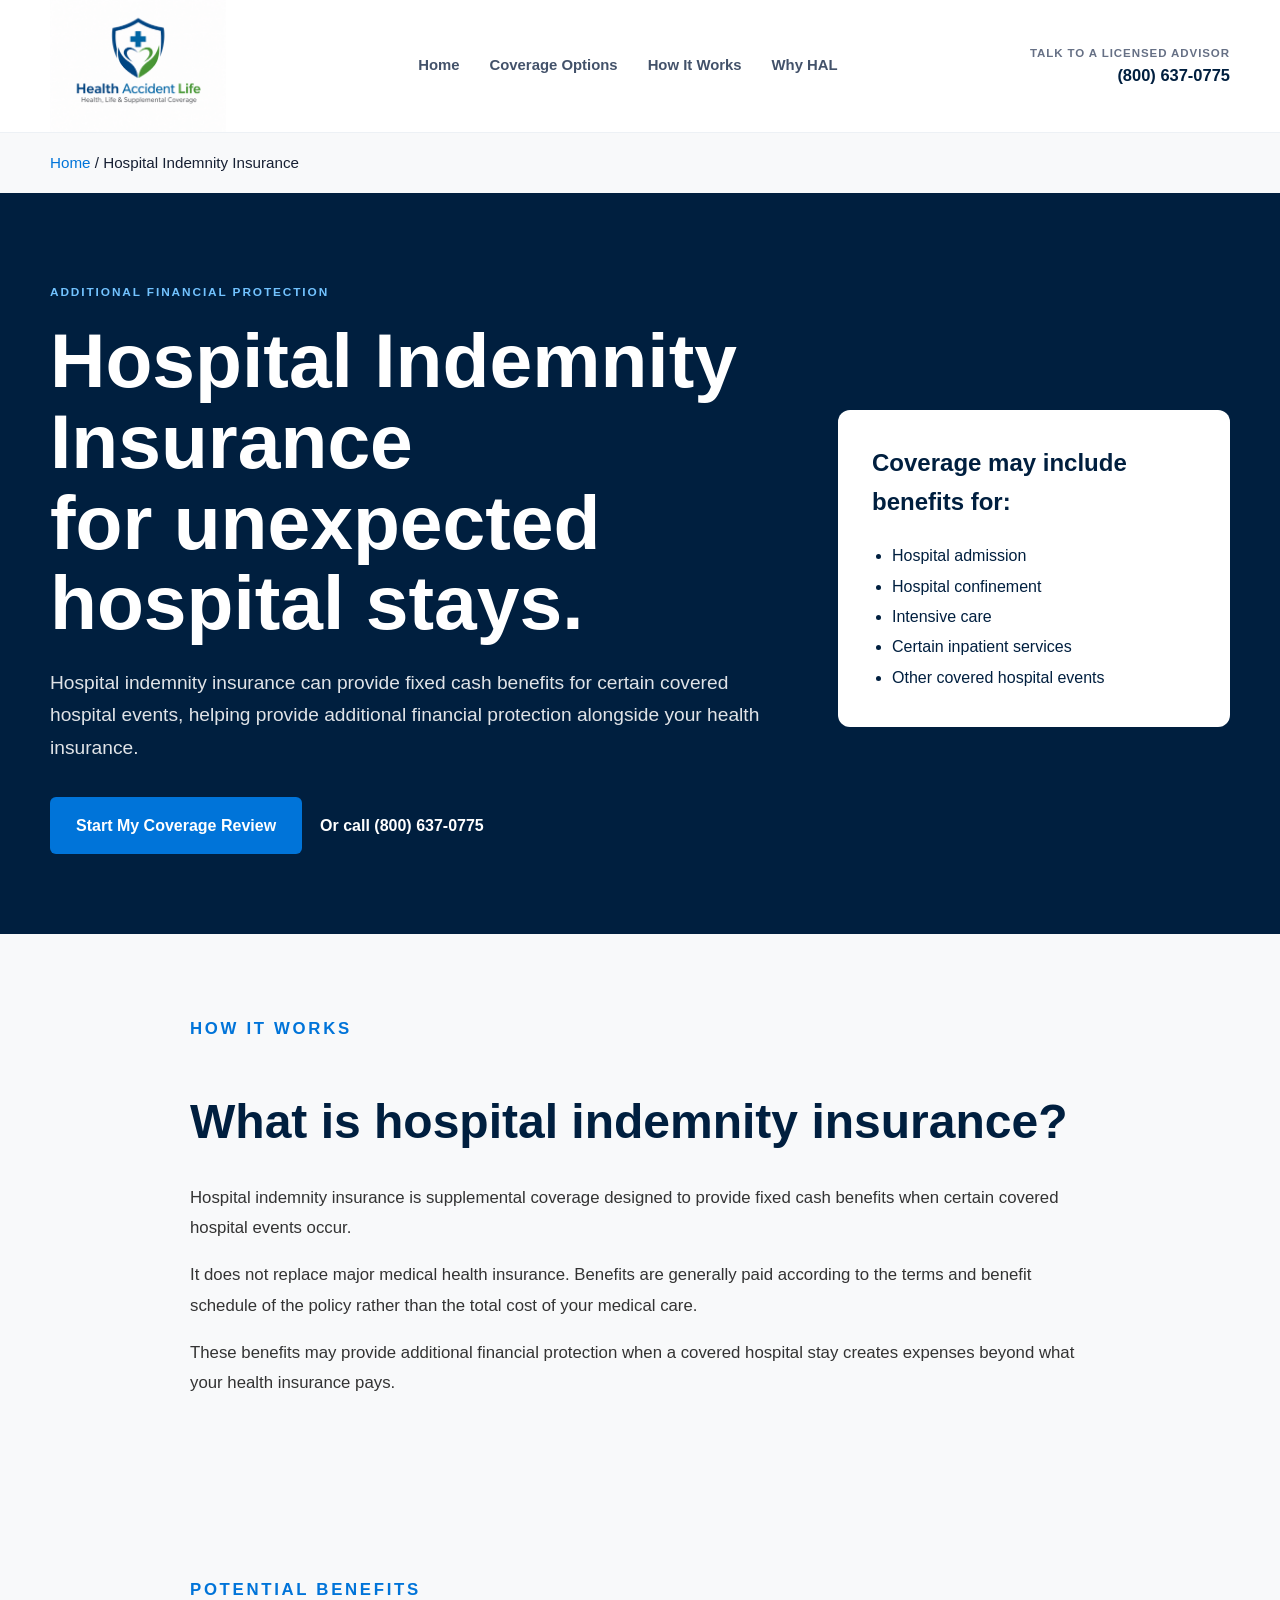
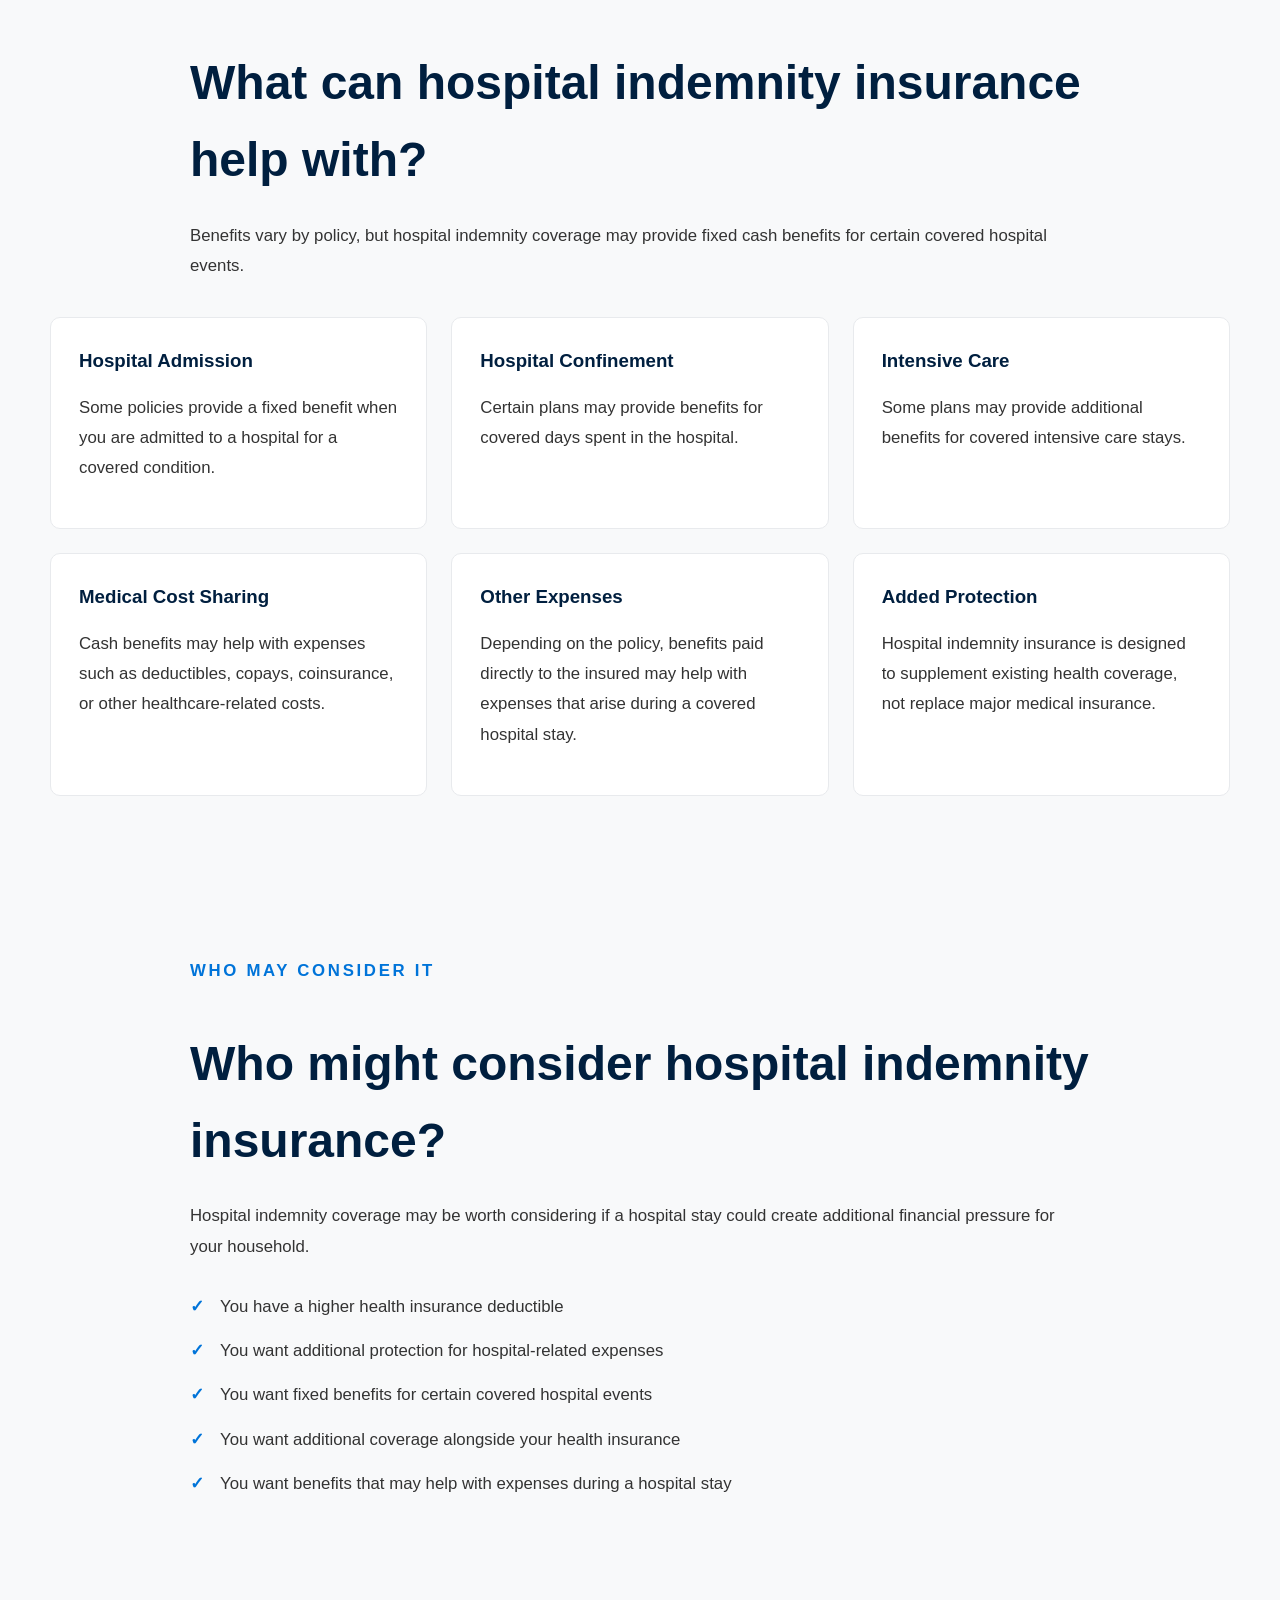
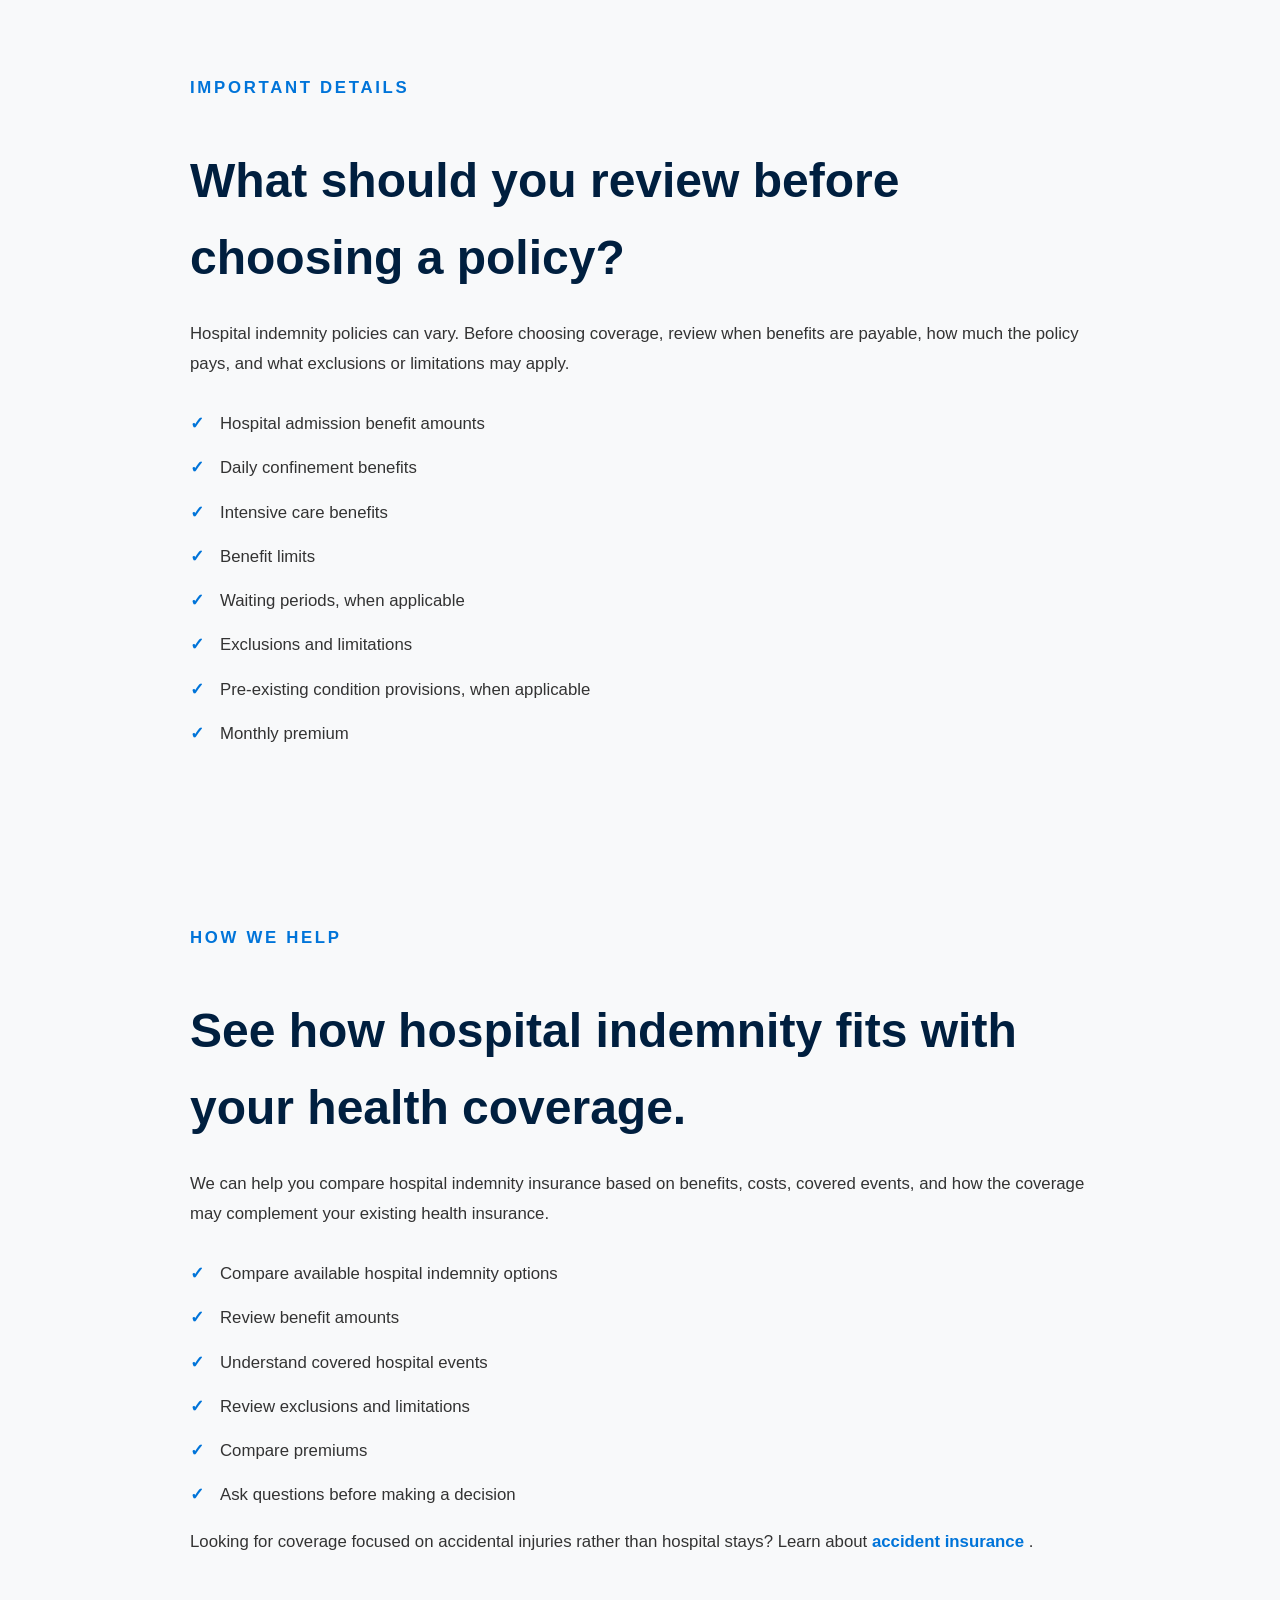
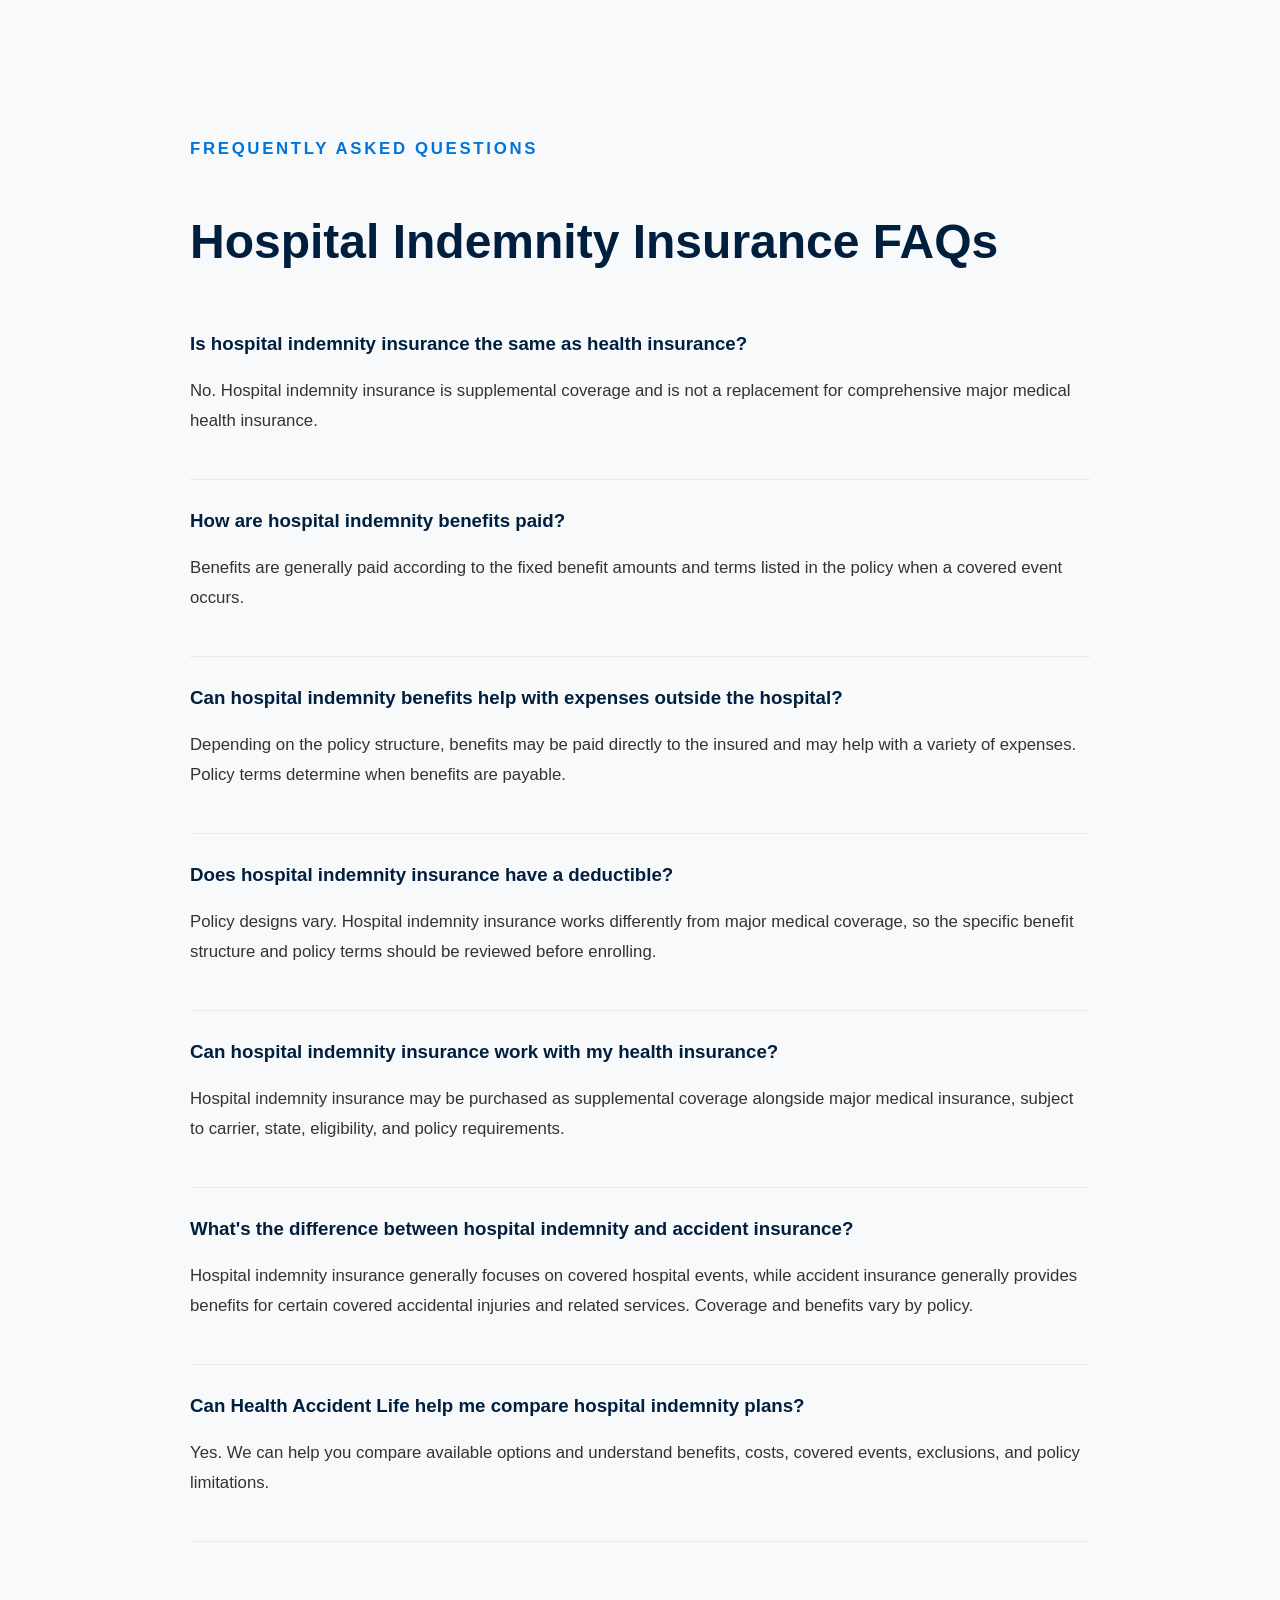
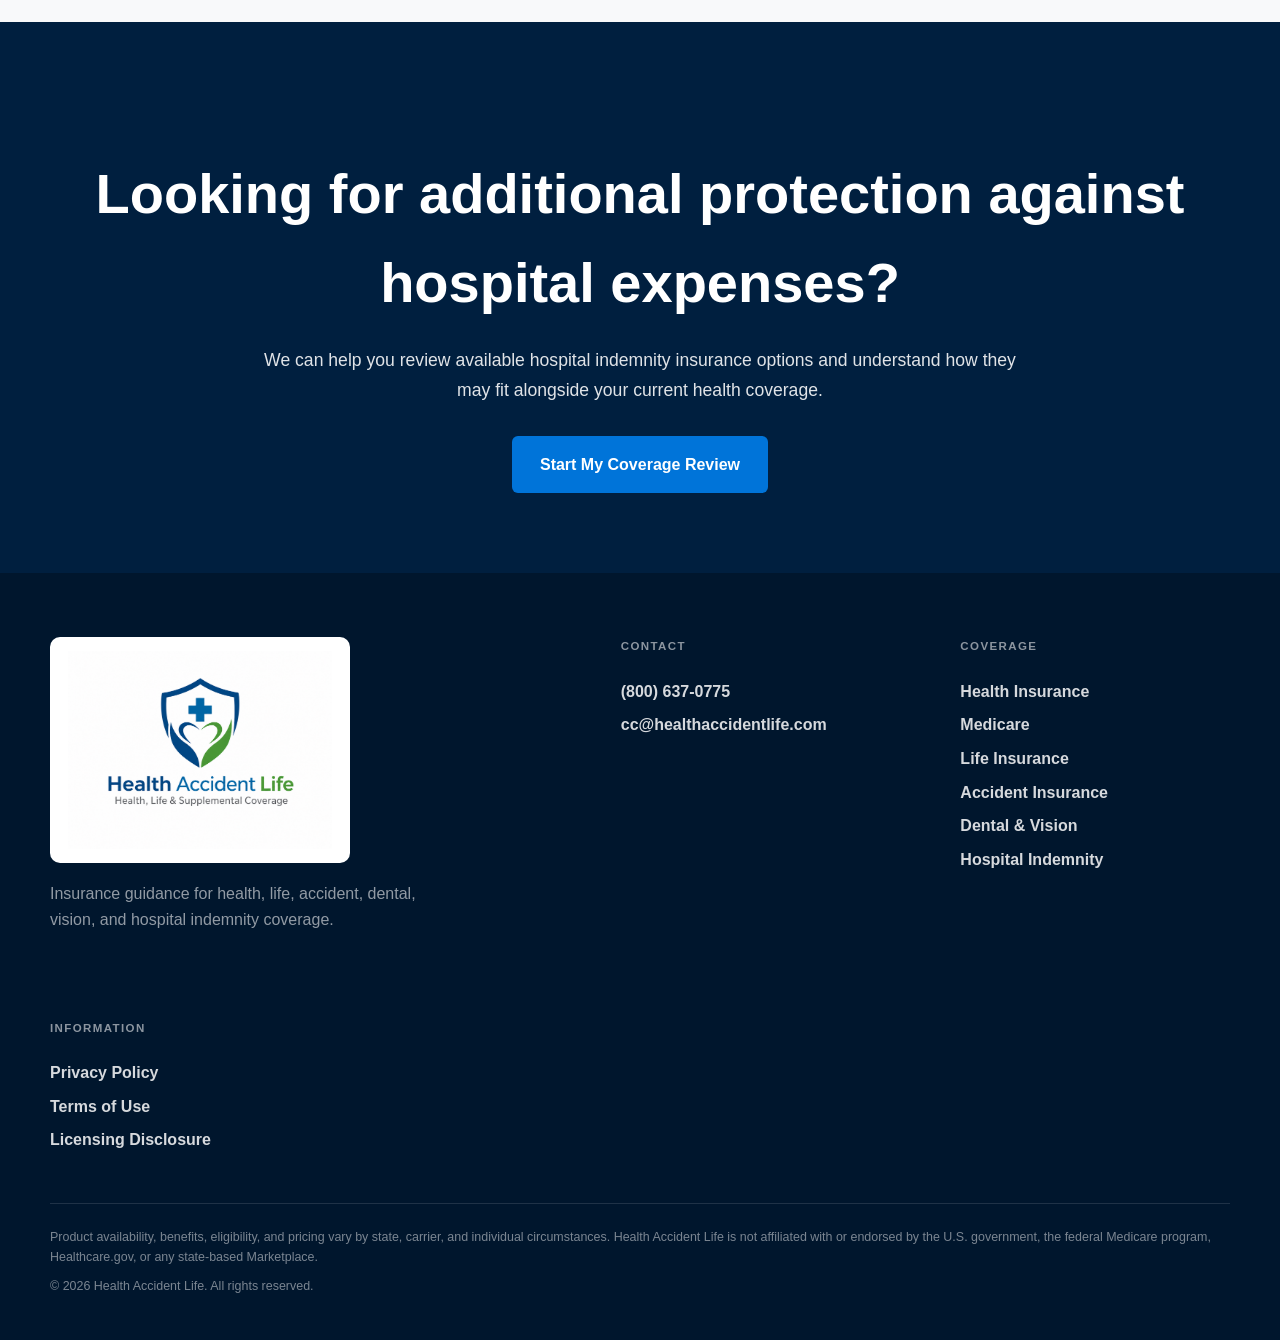
<file: hospital-indemnity.html>
<!DOCTYPE html>
<html lang="en">
<head>
  <meta charset="UTF-8" />
  <meta name="viewport" content="width=device-width, initial-scale=1.0" />

  <title>Hospital Indemnity Insurance | Health Accident Life</title>

  <meta
    name="description"
    content="Compare hospital indemnity insurance that may provide fixed cash benefits for covered hospital admissions, stays, intensive care, and other hospital-related events."
  />

  <link rel="canonical" href="https://healthaccidentlife.com/hospital-indemnity.html" />

  <link rel="stylesheet" href="css/style.css" />

  <style>
    .service-hero {
      padding: 90px 0 80px;
      background: #001f3f;
      color: #ffffff;
    }

    .service-hero-layout {
      display: grid;
      grid-template-columns: 1.3fr 0.7fr;
      gap: 60px;
      align-items: center;
    }

    .service-hero h1 {
      font-size: clamp(2.6rem, 6vw, 4.8rem);
      line-height: 1.05;
      margin: 16px 0 24px;
      max-width: 850px;
    }

    .service-hero h1 span {
      display: block;
    }

    .service-hero-copy {
      font-size: 1.2rem;
      line-height: 1.7;
      max-width: 760px;
      color: rgba(255,255,255,0.88);
    }

    .service-hero-actions {
      display: flex;
      flex-wrap: wrap;
      gap: 18px;
      align-items: center;
      margin-top: 32px;
    }

    .service-hero-button {
      display: inline-block;
      padding: 16px 26px;
      background: #0074d9;
      color: #ffffff;
      text-decoration: none;
      font-weight: 700;
      border-radius: 6px;
    }

    .service-hero-phone {
      color: #ffffff;
      text-decoration: none;
      font-weight: 700;
    }

    .service-side-card {
      background: #ffffff;
      color: #001f3f;
      padding: 34px;
      border-radius: 12px;
    }

    .service-side-card h2 {
      margin-top: 0;
      font-size: 1.5rem;
    }

    .service-side-card ul {
      padding-left: 20px;
      line-height: 1.9;
      margin-bottom: 0;
    }

    .content-section {
      padding: 80px 0;
    }

    .content-section.alt {
      background: #f8f9fa;
    }

    .content-narrow {
      max-width: 900px;
      margin: 0 auto;
    }

    .content-section h2 {
      font-size: clamp(2rem, 4vw, 3rem);
      color: #001f3f;
      margin-bottom: 22px;
    }

    .content-section h3 {
      color: #001f3f;
      margin-top: 28px;
      margin-bottom: 10px;
    }

    .content-section p,
    .content-section li {
      line-height: 1.8;
      font-size: 1.05rem;
      color: #333333;
    }

    .info-grid {
      display: grid;
      grid-template-columns: repeat(3, 1fr);
      gap: 24px;
      margin-top: 36px;
    }

    .info-card {
      border: 1px solid #e8eaed;
      padding: 28px;
      border-radius: 10px;
      background: #ffffff;
    }

    .info-card h3 {
      margin-top: 0;
    }

    .check-list {
      list-style: none;
      padding: 0;
      margin: 30px 0 0;
    }

    .check-list li {
      position: relative;
      padding-left: 30px;
      margin-bottom: 14px;
    }

    .check-list li::before {
      content: "✓";
      position: absolute;
      left: 0;
      font-weight: 700;
      color: #0074d9;
    }

    .faq-item {
      padding: 26px 0;
      border-bottom: 1px solid #e8eaed;
    }

    .faq-item h3 {
      margin-top: 0;
      margin-bottom: 10px;
    }

    .cta-section {
      padding: 80px 0;
      background: #001f3f;
      color: #ffffff;
      text-align: center;
    }

    .cta-section h2 {
      color: #ffffff;
      font-size: clamp(2.2rem, 5vw, 3.5rem);
      margin-bottom: 18px;
    }

    .cta-section p {
      color: rgba(255,255,255,0.88);
      max-width: 760px;
      margin: 0 auto 30px;
      font-size: 1.1rem;
      line-height: 1.7;
    }

    .cta-button {
      display: inline-block;
      padding: 16px 28px;
      background: #0074d9;
      color: #ffffff;
      text-decoration: none;
      font-weight: 700;
      border-radius: 6px;
    }

    .breadcrumb {
      padding: 18px 0;
      background: #f8f9fa;
      font-size: 0.95rem;
    }

    .breadcrumb a {
      color: #0074d9;
      text-decoration: none;
    }

    .inline-link {
      color: #0074d9;
      font-weight: 700;
      text-decoration: none;
    }

    .inline-link:hover {
      text-decoration: underline;
    }

    @media (max-width: 850px) {
      .service-hero-layout,
      .info-grid {
        grid-template-columns: 1fr;
      }

      .service-hero {
        padding: 65px 0 55px;
      }

      .service-side-card {
        margin-top: 10px;
      }
    }
  </style>
</head>

<body>

  <header class="site-header">
    <div class="container header-inner">

      <a href="index.html" class="brand-link" aria-label="Health Accident Life home">
        <img src="images/logo.png" alt="Health Accident Life" class="site-logo" />
      </a>

      <nav class="main-nav" aria-label="Main navigation">
        <a href="index.html">Home</a>
        <a href="index.html#coverage-options">Coverage Options</a>
        <a href="index.html#how-it-works">How It Works</a>
        <a href="index.html#about">Why HAL</a>
      </nav>

      <a class="header-phone" href="tel:8006370775">
        <span>Talk to a licensed advisor</span>
        <strong>(800) 637-0775</strong>
      </a>

    </div>
  </header>


  <main>

    <div class="breadcrumb">
      <div class="container">
        <a href="index.html">Home</a> / Hospital Indemnity Insurance
      </div>
    </div>


    <section class="service-hero">

      <div class="container service-hero-layout">

        <div>

          <p class="eyebrow">Additional financial protection</p>

          <h1>
            Hospital Indemnity Insurance
            <span>for unexpected hospital stays.</span>
          </h1>

          <p class="service-hero-copy">
            Hospital indemnity insurance can provide fixed cash benefits for
            certain covered hospital events, helping provide additional financial
            protection alongside your health insurance.
          </p>

          <div class="service-hero-actions">

            <a href="index.html#coverage-review" class="service-hero-button">
              Start My Coverage Review
            </a>

            <a href="tel:8006370775" class="service-hero-phone">
              Or call (800) 637-0775
            </a>

          </div>

        </div>


        <aside class="service-side-card">

          <h2>Coverage may include benefits for:</h2>

          <ul>
            <li>Hospital admission</li>
            <li>Hospital confinement</li>
            <li>Intensive care</li>
            <li>Certain inpatient services</li>
            <li>Other covered hospital events</li>
          </ul>

        </aside>

      </div>

    </section>


    <section class="content-section">

      <div class="container content-narrow">

        <p class="eyebrow dark">How it works</p>

        <h2>What is hospital indemnity insurance?</h2>

        <p>
          Hospital indemnity insurance is supplemental coverage designed to
          provide fixed cash benefits when certain covered hospital events occur.
        </p>

        <p>
          It does not replace major medical health insurance. Benefits are
          generally paid according to the terms and benefit schedule of the
          policy rather than the total cost of your medical care.
        </p>

        <p>
          These benefits may provide additional financial protection when a
          covered hospital stay creates expenses beyond what your health
          insurance pays.
        </p>

      </div>

    </section>


    <section class="content-section alt">

      <div class="container">

        <div class="content-narrow">

          <p class="eyebrow dark">Potential benefits</p>

          <h2>What can hospital indemnity insurance help with?</h2>

          <p>
            Benefits vary by policy, but hospital indemnity coverage may
            provide fixed cash benefits for certain covered hospital events.
          </p>

        </div>


        <div class="info-grid">

          <article class="info-card">

            <h3>Hospital Admission</h3>

            <p>
              Some policies provide a fixed benefit when you are admitted
              to a hospital for a covered condition.
            </p>

          </article>


          <article class="info-card">

            <h3>Hospital Confinement</h3>

            <p>
              Certain plans may provide benefits for covered days spent
              in the hospital.
            </p>

          </article>


          <article class="info-card">

            <h3>Intensive Care</h3>

            <p>
              Some plans may provide additional benefits for covered
              intensive care stays.
            </p>

          </article>


          <article class="info-card">

            <h3>Medical Cost Sharing</h3>

            <p>
              Cash benefits may help with expenses such as deductibles,
              copays, coinsurance, or other healthcare-related costs.
            </p>

          </article>


          <article class="info-card">

            <h3>Other Expenses</h3>

            <p>
              Depending on the policy, benefits paid directly to the insured
              may help with expenses that arise during a covered hospital stay.
            </p>

          </article>


          <article class="info-card">

            <h3>Added Protection</h3>

            <p>
              Hospital indemnity insurance is designed to supplement existing
              health coverage, not replace major medical insurance.
            </p>

          </article>

        </div>

      </div>

    </section>


    <section class="content-section">

      <div class="container content-narrow">

        <p class="eyebrow dark">Who may consider it</p>

        <h2>Who might consider hospital indemnity insurance?</h2>

        <p>
          Hospital indemnity coverage may be worth considering if a hospital
          stay could create additional financial pressure for your household.
        </p>

        <ul class="check-list">
          <li>You have a higher health insurance deductible</li>
          <li>You want additional protection for hospital-related expenses</li>
          <li>You want fixed benefits for certain covered hospital events</li>
          <li>You want additional coverage alongside your health insurance</li>
          <li>You want benefits that may help with expenses during a hospital stay</li>
        </ul>

      </div>

    </section>


    <section class="content-section alt">

      <div class="container content-narrow">

        <p class="eyebrow dark">Important details</p>

        <h2>What should you review before choosing a policy?</h2>

        <p>
          Hospital indemnity policies can vary. Before choosing coverage,
          review when benefits are payable, how much the policy pays, and
          what exclusions or limitations may apply.
        </p>

        <ul class="check-list">
          <li>Hospital admission benefit amounts</li>
          <li>Daily confinement benefits</li>
          <li>Intensive care benefits</li>
          <li>Benefit limits</li>
          <li>Waiting periods, when applicable</li>
          <li>Exclusions and limitations</li>
          <li>Pre-existing condition provisions, when applicable</li>
          <li>Monthly premium</li>
        </ul>

      </div>

    </section>


    <section class="content-section">

      <div class="container content-narrow">

        <p class="eyebrow dark">How we help</p>

        <h2>See how hospital indemnity fits with your health coverage.</h2>

        <p>
          We can help you compare hospital indemnity insurance based on
          benefits, costs, covered events, and how the coverage may complement
          your existing health insurance.
        </p>

        <ul class="check-list">
          <li>Compare available hospital indemnity options</li>
          <li>Review benefit amounts</li>
          <li>Understand covered hospital events</li>
          <li>Review exclusions and limitations</li>
          <li>Compare premiums</li>
          <li>Ask questions before making a decision</li>
        </ul>

        <p>
          Looking for coverage focused on accidental injuries rather than
          hospital stays? Learn about
          <a href="accident-insurance.html" class="inline-link">
            accident insurance
          </a>.
        </p>

      </div>

    </section>


    <section class="content-section alt">

      <div class="container content-narrow">

        <p class="eyebrow dark">Frequently asked questions</p>

        <h2>Hospital Indemnity Insurance FAQs</h2>


        <div class="faq-item">

          <h3>Is hospital indemnity insurance the same as health insurance?</h3>

          <p>
            No. Hospital indemnity insurance is supplemental coverage and is
            not a replacement for comprehensive major medical health insurance.
          </p>

        </div>


        <div class="faq-item">

          <h3>How are hospital indemnity benefits paid?</h3>

          <p>
            Benefits are generally paid according to the fixed benefit amounts
            and terms listed in the policy when a covered event occurs.
          </p>

        </div>


        <div class="faq-item">

          <h3>Can hospital indemnity benefits help with expenses outside the hospital?</h3>

          <p>
            Depending on the policy structure, benefits may be paid directly
            to the insured and may help with a variety of expenses. Policy
            terms determine when benefits are payable.
          </p>

        </div>


        <div class="faq-item">

          <h3>Does hospital indemnity insurance have a deductible?</h3>

          <p>
            Policy designs vary. Hospital indemnity insurance works differently
            from major medical coverage, so the specific benefit structure and
            policy terms should be reviewed before enrolling.
          </p>

        </div>


        <div class="faq-item">

          <h3>Can hospital indemnity insurance work with my health insurance?</h3>

          <p>
            Hospital indemnity insurance may be purchased as supplemental
            coverage alongside major medical insurance, subject to carrier,
            state, eligibility, and policy requirements.
          </p>

        </div>


        <div class="faq-item">

          <h3>What's the difference between hospital indemnity and accident insurance?</h3>

          <p>
            Hospital indemnity insurance generally focuses on covered hospital
            events, while accident insurance generally provides benefits for
            certain covered accidental injuries and related services. Coverage
            and benefits vary by policy.
          </p>

        </div>


        <div class="faq-item">

          <h3>Can Health Accident Life help me compare hospital indemnity plans?</h3>

          <p>
            Yes. We can help you compare available options and understand
            benefits, costs, covered events, exclusions, and policy limitations.
          </p>

        </div>

      </div>

    </section>


    <section class="cta-section">

      <div class="container">

        <h2>Looking for additional protection against hospital expenses?</h2>

        <p>
          We can help you review available hospital indemnity insurance options
          and understand how they may fit alongside your current health coverage.
        </p>

        <a href="index.html#coverage-review" class="cta-button">
          Start My Coverage Review
        </a>

      </div>

    </section>

  </main>


  <footer class="site-footer">

    <div class="container footer-main">

      <div class="footer-brand-area">

        <img
          src="images/logo.png"
          alt="Health Accident Life"
          class="footer-logo"
        />

        <p>
          Insurance guidance for health, life, accident,
          dental, vision, and hospital indemnity coverage.
        </p>

      </div>


      <div class="footer-contact">

        <p class="footer-title">Contact</p>

        <a href="tel:8006370775">
          (800) 637-0775
        </a>

        <a href="mailto:cc@healthaccidentlife.com">
          cc@healthaccidentlife.com
        </a>

      </div>


      <div class="footer-links">

        <p class="footer-title">Coverage</p>

        <a href="aca-health-insurance.html">Health Insurance</a>
        <a href="medicare.html">Medicare</a>
        <a href="life-insurance.html">Life Insurance</a>
        <a href="accident-insurance.html">Accident Insurance</a>
        <a href="dental-insurance.html">Dental & Vision</a>
        <a href="hospital-indemnity.html">Hospital Indemnity</a>

      </div>


      <div class="footer-links">

        <p class="footer-title">Information</p>

        <a href="privacy.html">Privacy Policy</a>
        <a href="terms.html">Terms of Use</a>
        <a href="licensing.html">Licensing Disclosure</a>

      </div>

    </div>


    <div class="container footer-disclaimer">

      <p>
        Product availability, benefits, eligibility, and pricing vary by state,
        carrier, and individual circumstances. Health Accident Life is not affiliated
        with or endorsed by the U.S. government, the federal Medicare program,
        Healthcare.gov, or any state-based Marketplace.
      </p>

      <p>
        © 2026 Health Accident Life. All rights reserved.
      </p>

    </div>

  </footer>

</body>
</html>
</file>
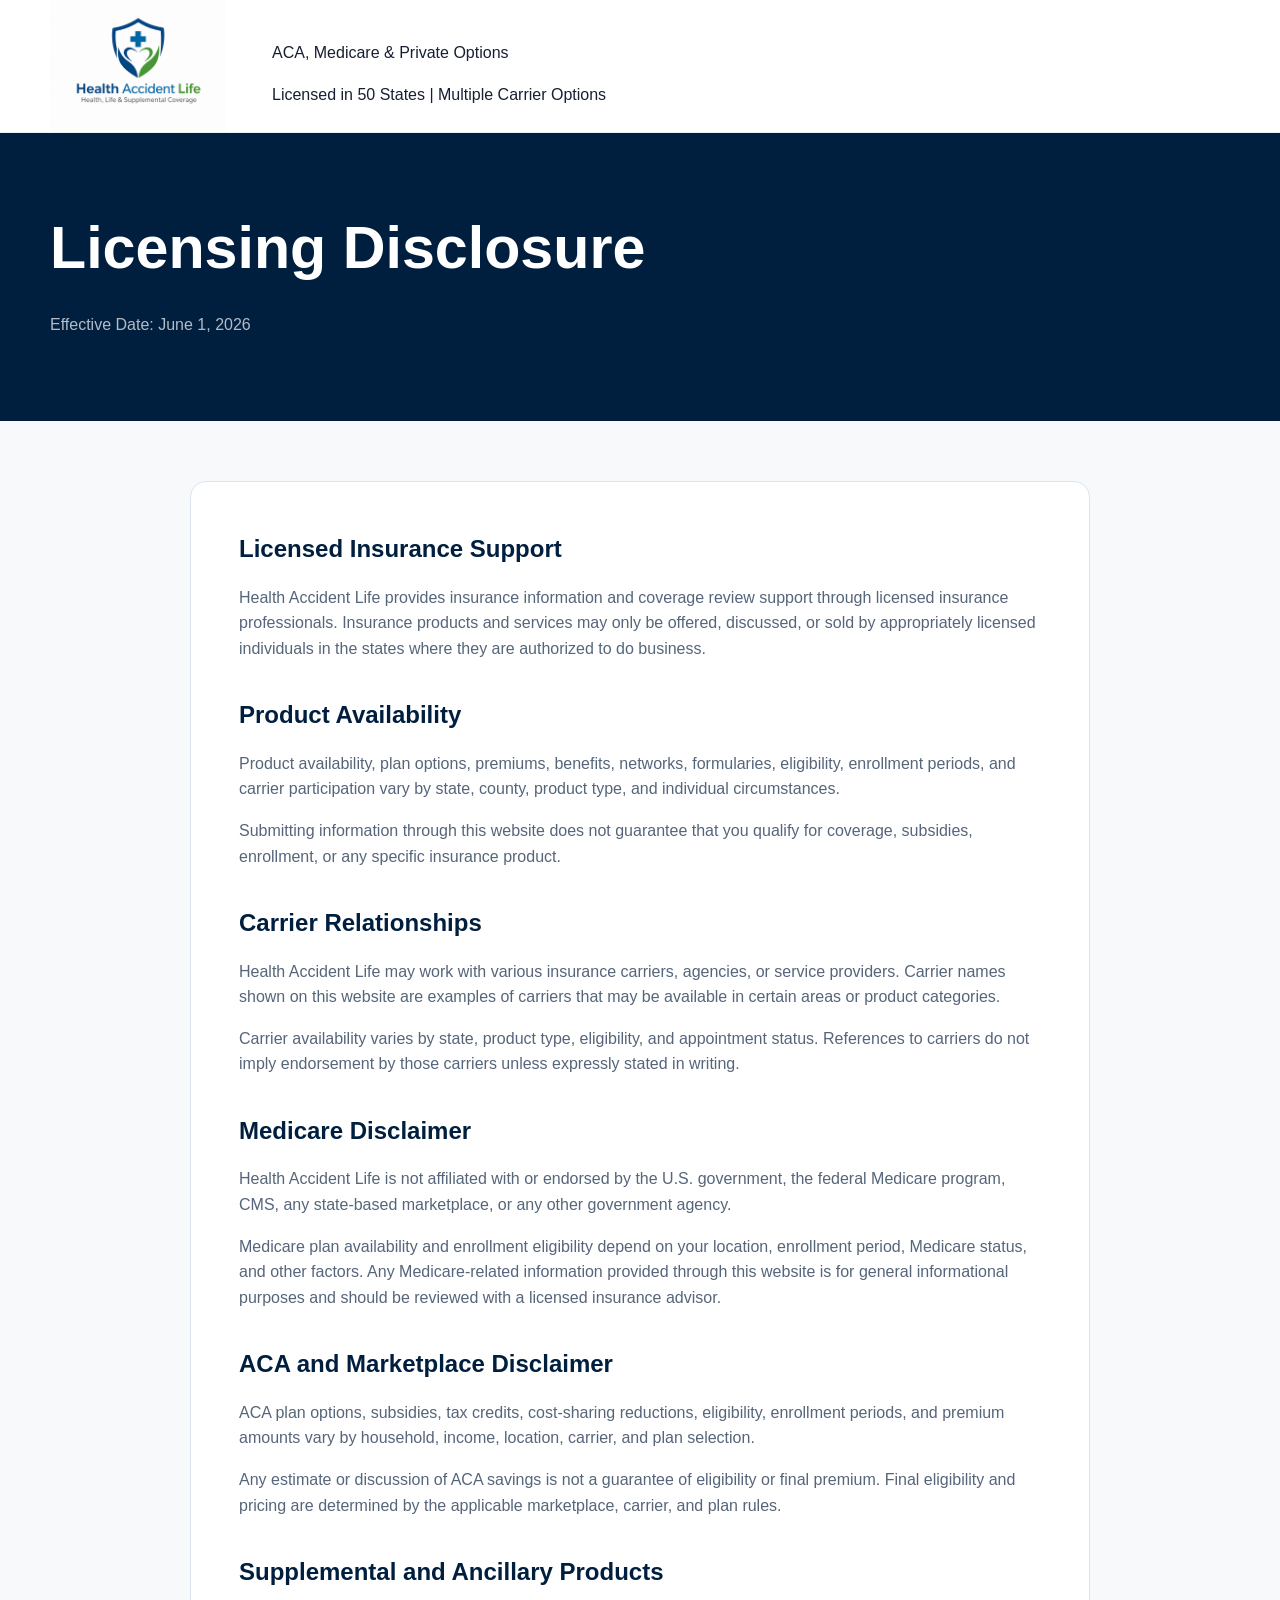
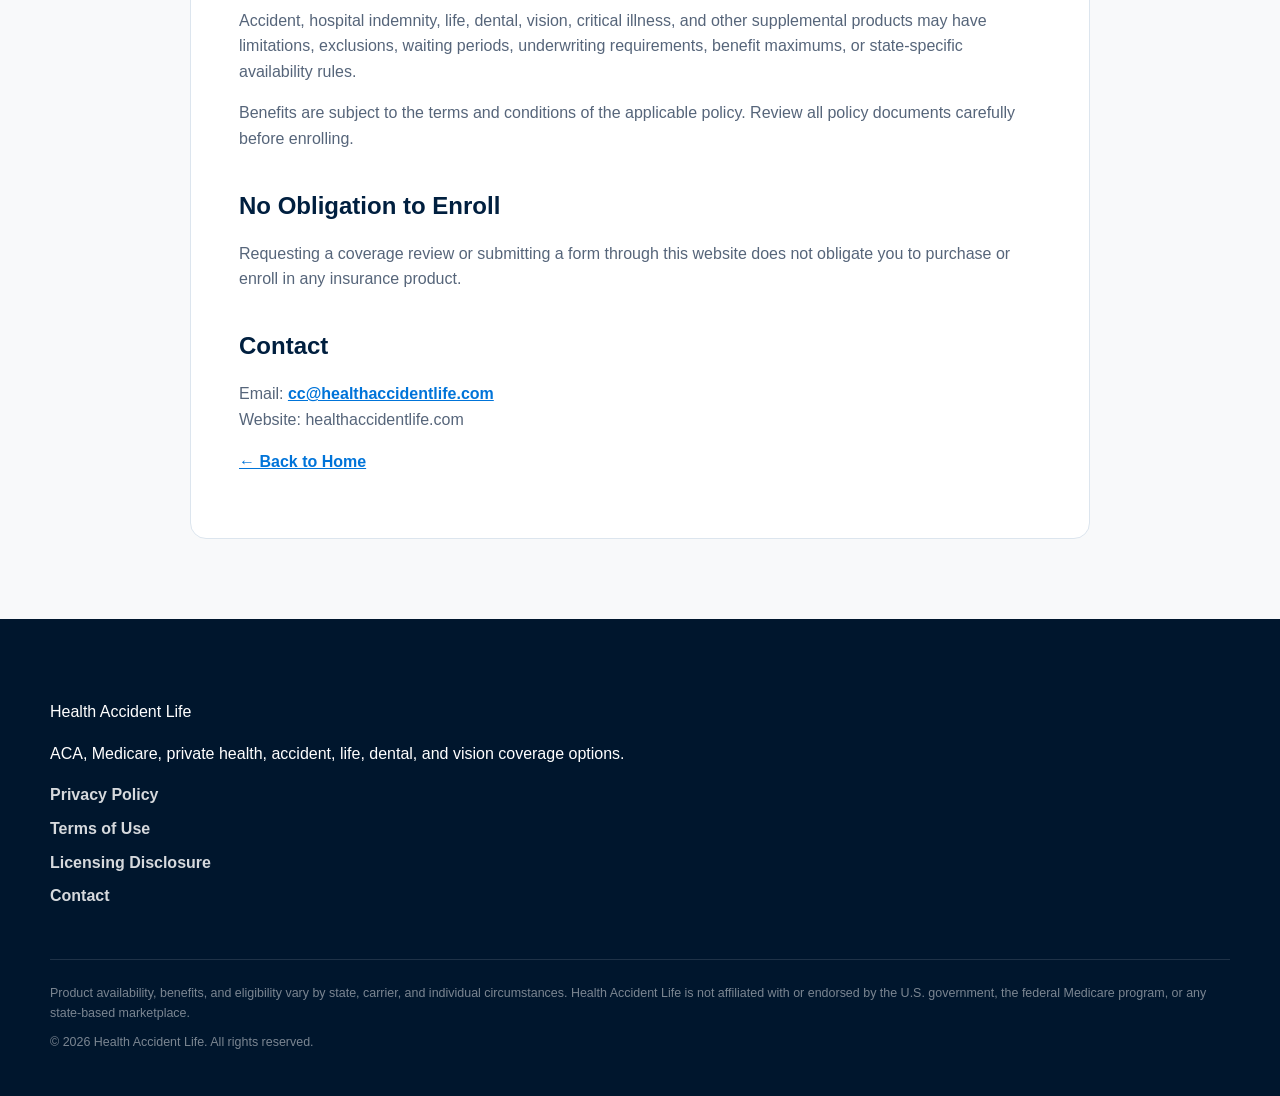
<file: licensing.html>
<!DOCTYPE html>
<html lang="en">
<head>
  <meta charset="UTF-8" />
  <meta name="viewport" content="width=device-width, initial-scale=1.0" />

  <title>Licensing Disclosure | Health Accident Life</title>

  <meta
    name="description"
    content="Licensing disclosure for Health Accident Life."
  />

  <link rel="stylesheet" href="css/style.css" />
</head>

<body class="legal-page">
  <header class="site-header">
    <div class="container header-inner">
      <a href="index.html" class="brand-link" aria-label="Health Accident Life home">
        <img src="images/logo.png" alt="Health Accident Life logo" class="site-logo" />
      </a>

      <div class="header-trust">
        <p>ACA, Medicare & Private Options</p>
        <span>Licensed in 50 States | Multiple Carrier Options</span>
      </div>
    </div>
  </header>

  <main>
    <section class="legal-hero">
      <div class="container">
        <h1>Licensing Disclosure</h1>
        <p>Effective Date: June 1, 2026</p>
      </div>
    </section>

    <section class="legal-content">
      <div class="container">
        <article class="legal-card">
          <h2>Licensed Insurance Support</h2>
          <p>
            Health Accident Life provides insurance information and coverage review support through licensed insurance professionals. Insurance products and services may only be offered, discussed, or sold by appropriately licensed individuals in the states where they are authorized to do business.
          </p>

          <h2>Product Availability</h2>
          <p>
            Product availability, plan options, premiums, benefits, networks, formularies, eligibility, enrollment periods, and carrier participation vary by state, county, product type, and individual circumstances.
          </p>

          <p>
            Submitting information through this website does not guarantee that you qualify for coverage, subsidies, enrollment, or any specific insurance product.
          </p>

          <h2>Carrier Relationships</h2>
          <p>
            Health Accident Life may work with various insurance carriers, agencies, or service providers. Carrier names shown on this website are examples of carriers that may be available in certain areas or product categories.
          </p>

          <p>
            Carrier availability varies by state, product type, eligibility, and appointment status. References to carriers do not imply endorsement by those carriers unless expressly stated in writing.
          </p>

          <h2>Medicare Disclaimer</h2>
          <p>
            Health Accident Life is not affiliated with or endorsed by the U.S. government, the federal Medicare program, CMS, any state-based marketplace, or any other government agency.
          </p>

          <p>
            Medicare plan availability and enrollment eligibility depend on your location, enrollment period, Medicare status, and other factors. Any Medicare-related information provided through this website is for general informational purposes and should be reviewed with a licensed insurance advisor.
          </p>

          <h2>ACA and Marketplace Disclaimer</h2>
          <p>
            ACA plan options, subsidies, tax credits, cost-sharing reductions, eligibility, enrollment periods, and premium amounts vary by household, income, location, carrier, and plan selection.
          </p>

          <p>
            Any estimate or discussion of ACA savings is not a guarantee of eligibility or final premium. Final eligibility and pricing are determined by the applicable marketplace, carrier, and plan rules.
          </p>

          <h2>Supplemental and Ancillary Products</h2>
          <p>
            Accident, hospital indemnity, life, dental, vision, critical illness, and other supplemental products may have limitations, exclusions, waiting periods, underwriting requirements, benefit maximums, or state-specific availability rules.
          </p>

          <p>
            Benefits are subject to the terms and conditions of the applicable policy. Review all policy documents carefully before enrolling.
          </p>

          <h2>No Obligation to Enroll</h2>
          <p>
            Requesting a coverage review or submitting a form through this website does not obligate you to purchase or enroll in any insurance product.
          </p>

          <h2>Contact</h2>
          <p>
            Email: <a href="mailto:cc@healthaccidentlife.com">cc@healthaccidentlife.com</a><br />
            Website: healthaccidentlife.com
          </p>

          <p>
            <a href="index.html">← Back to Home</a>
          </p>
        </article>
      </div>
    </section>
  </main>

  <footer class="site-footer">
    <div class="container footer-inner">
      <div>
        <p class="footer-brand">Health Accident Life</p>
        <p class="footer-text">ACA, Medicare, private health, accident, life, dental, and vision coverage options.</p>
      </div>

      <div class="footer-links">
        <a href="privacy.html">Privacy Policy</a>
        <a href="terms.html">Terms of Use</a>
        <a href="licensing.html">Licensing Disclosure</a>
        <a href="mailto:cc@healthaccidentlife.com">Contact</a>
      </div>
    </div>

    <div class="container footer-disclaimer">
      <p>
        Product availability, benefits, and eligibility vary by state, carrier, and individual circumstances. Health Accident Life is not affiliated with or endorsed by the U.S. government, the federal Medicare program, or any state-based marketplace.
      </p>
      <p>© 2026 Health Accident Life. All rights reserved.</p>
    </div>
  </footer>
</body>
</html>
</file>
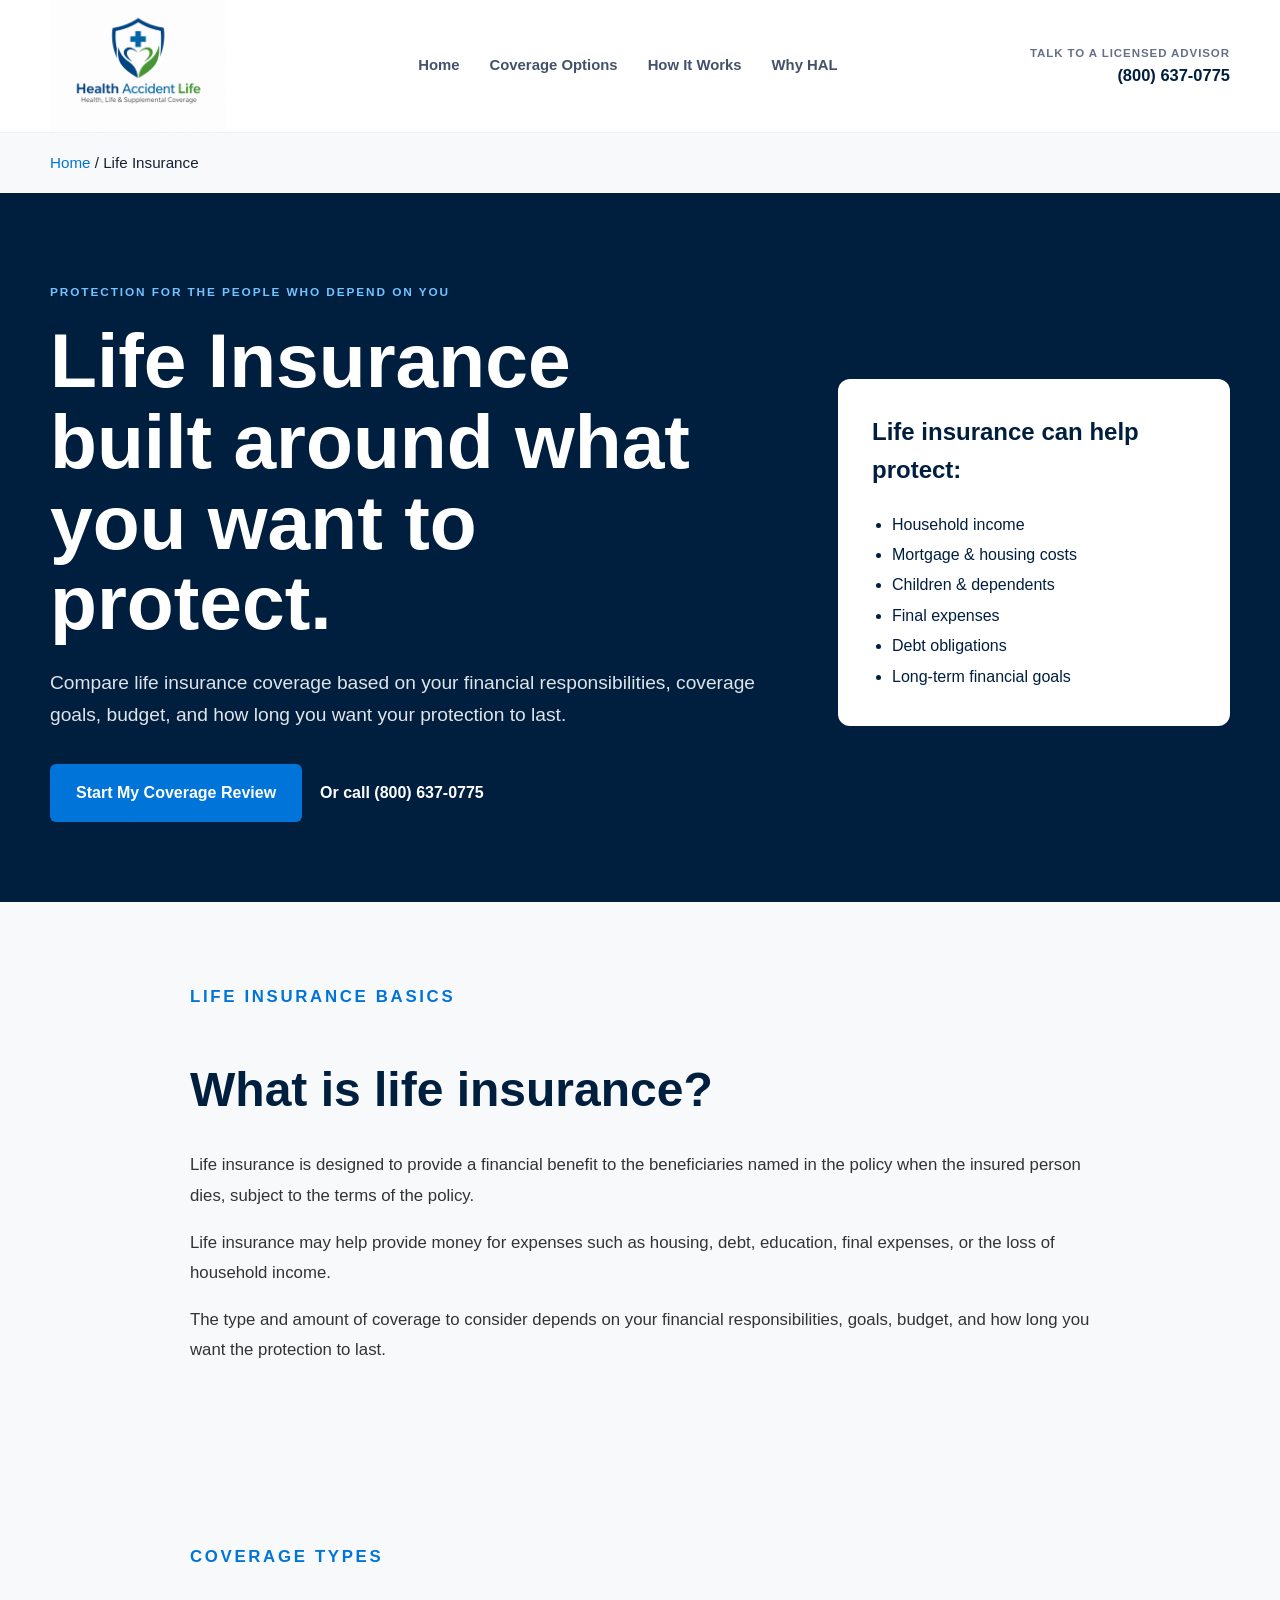
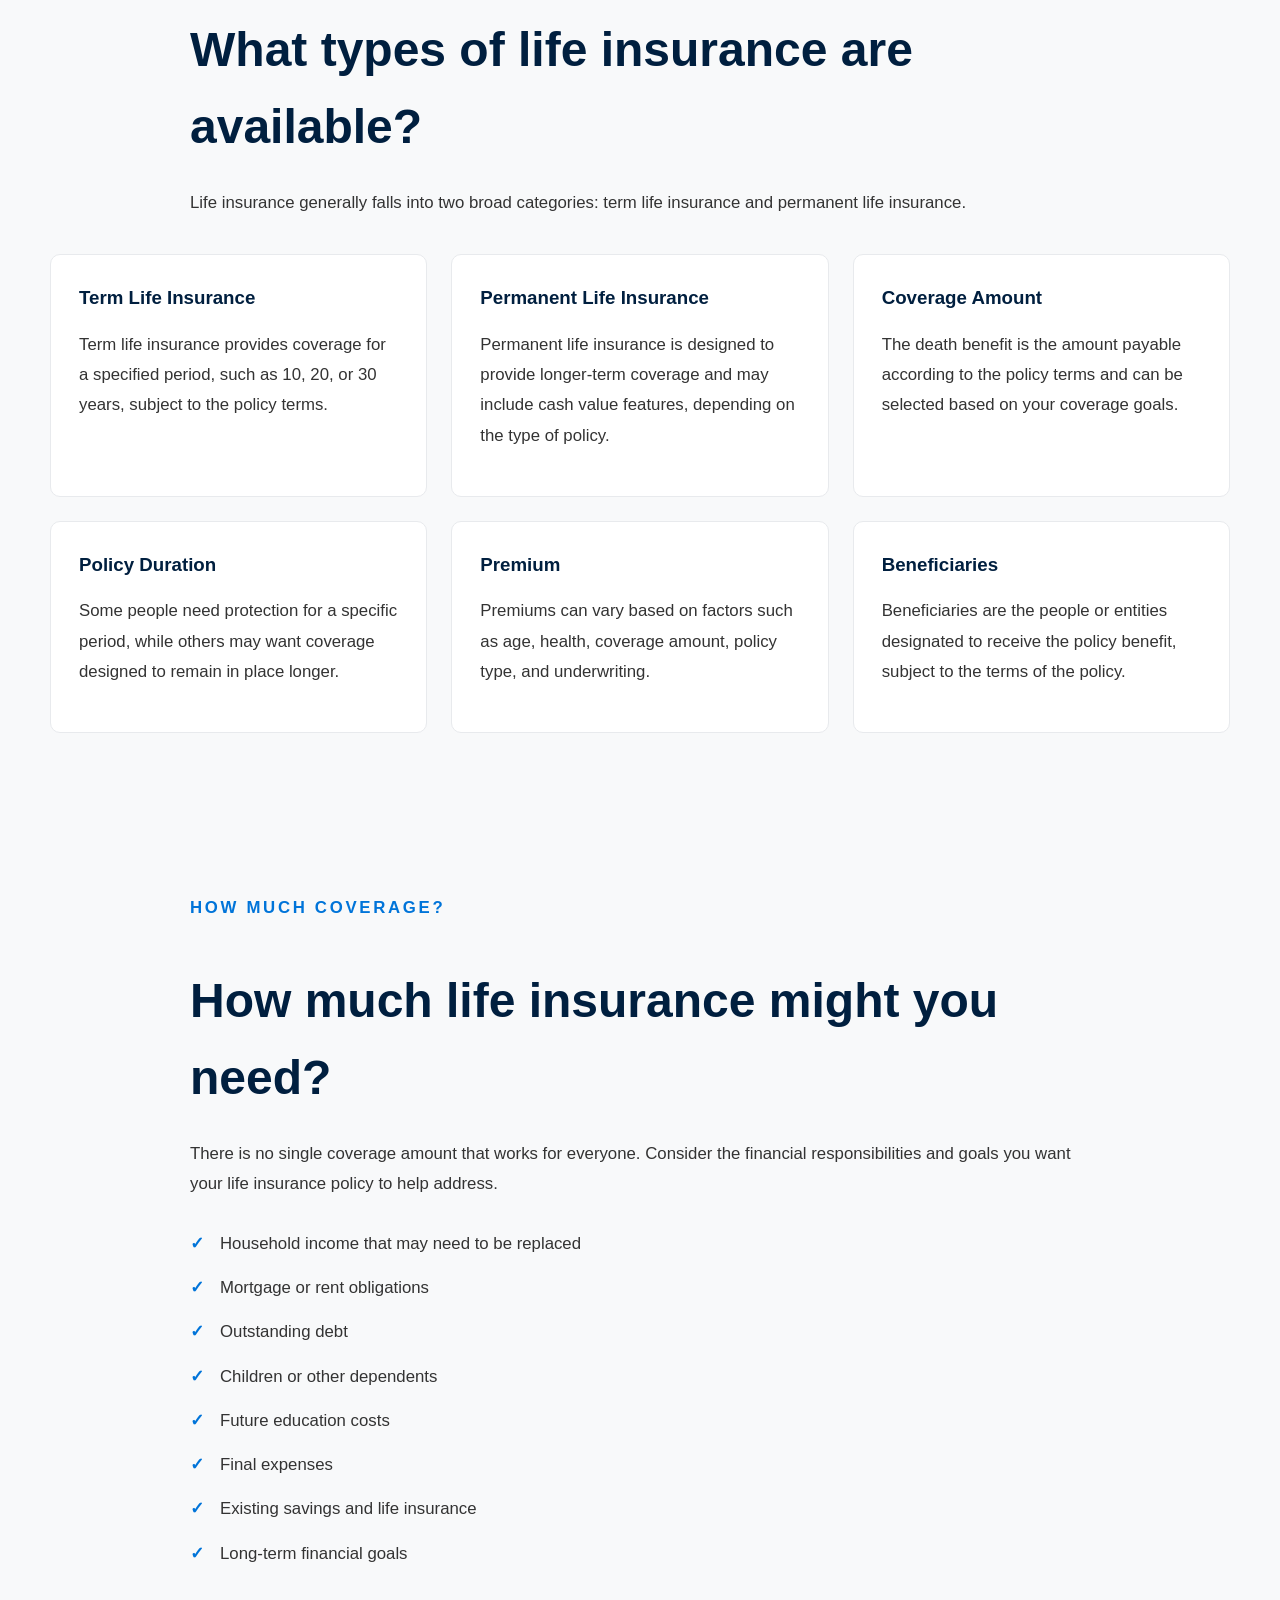
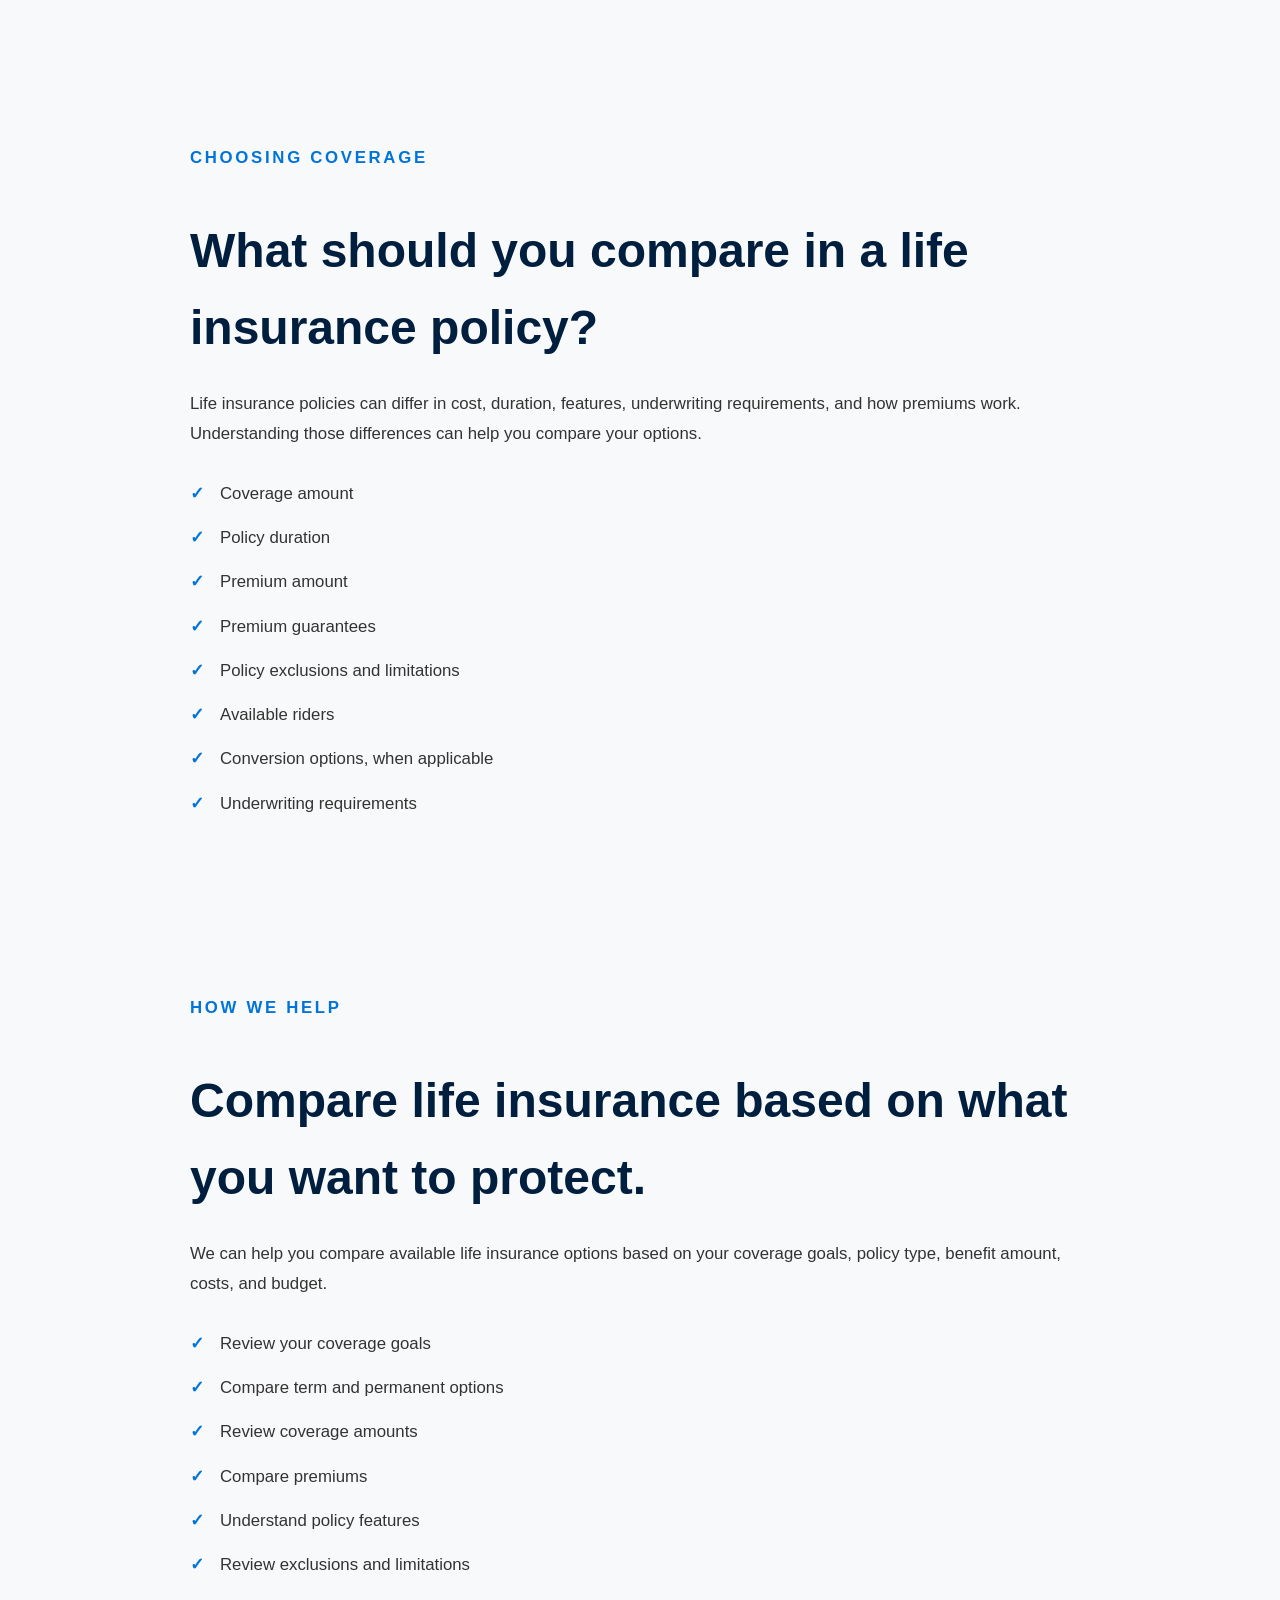
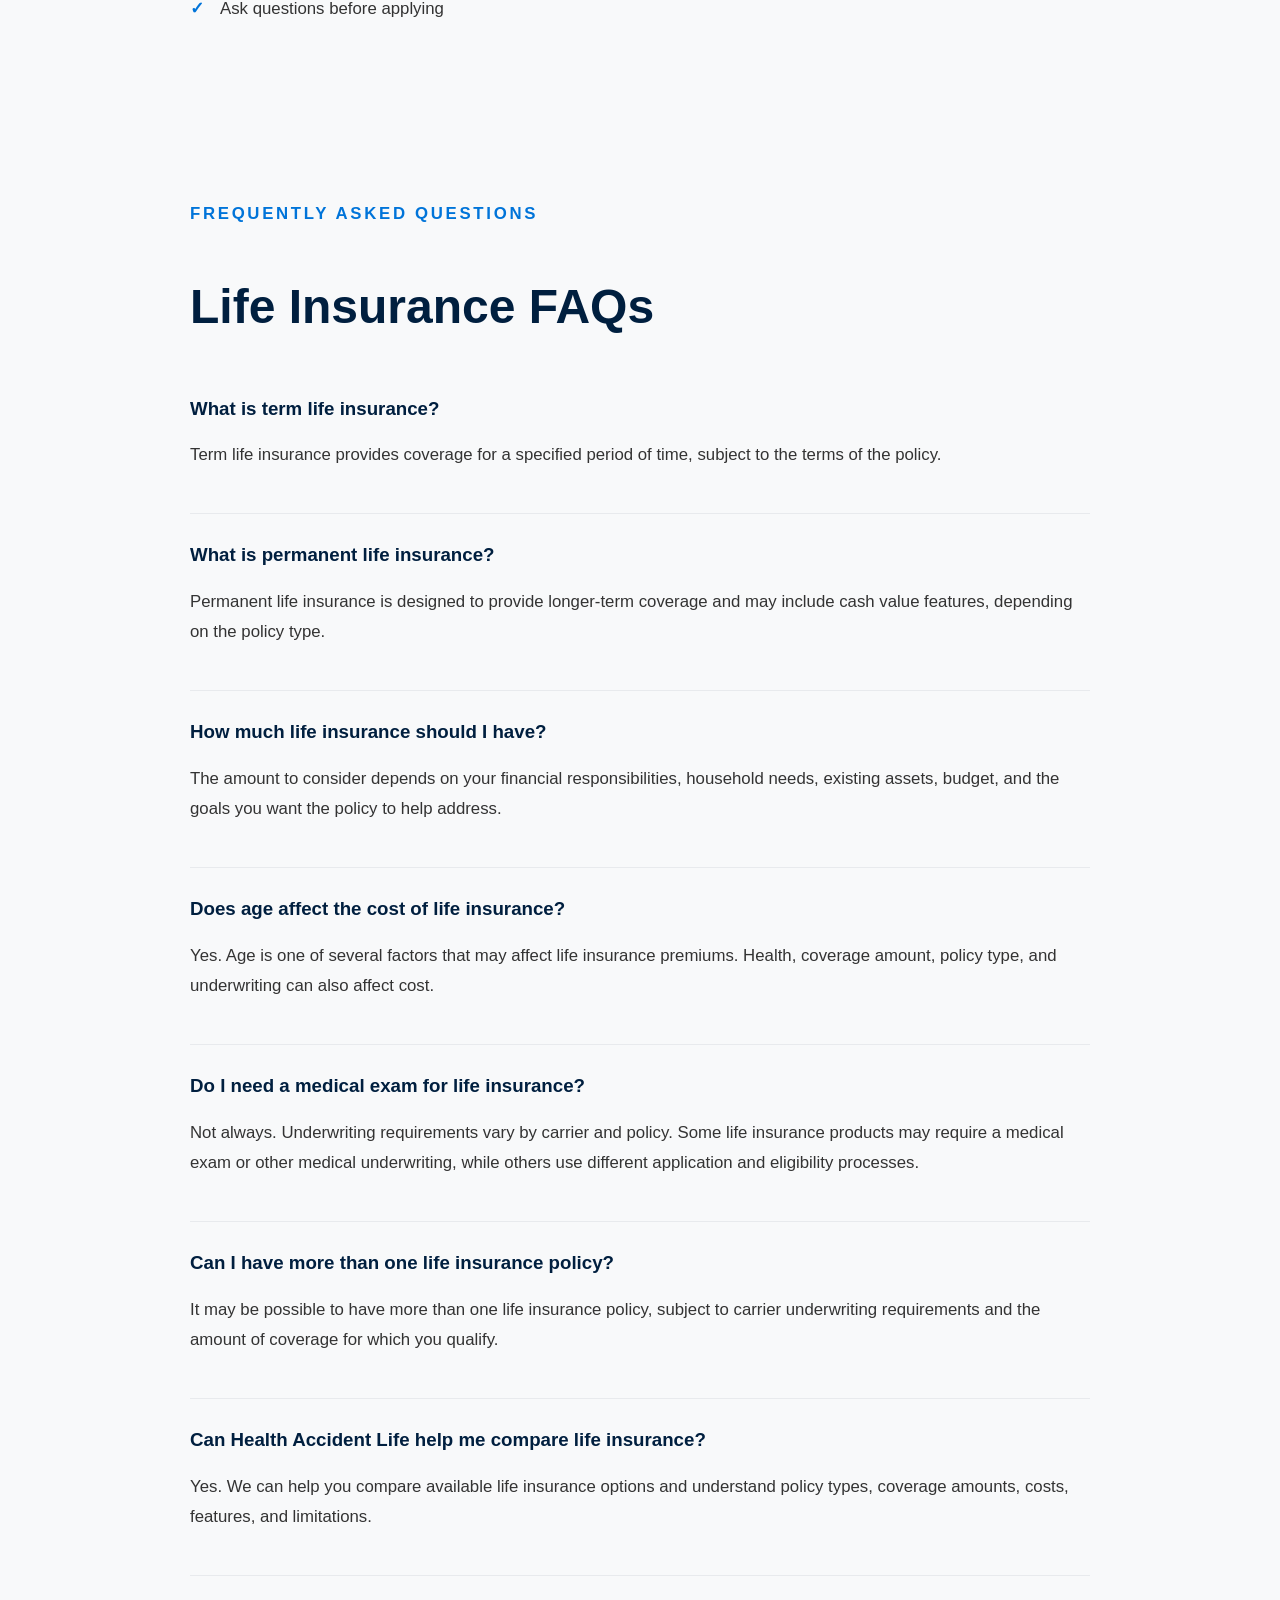
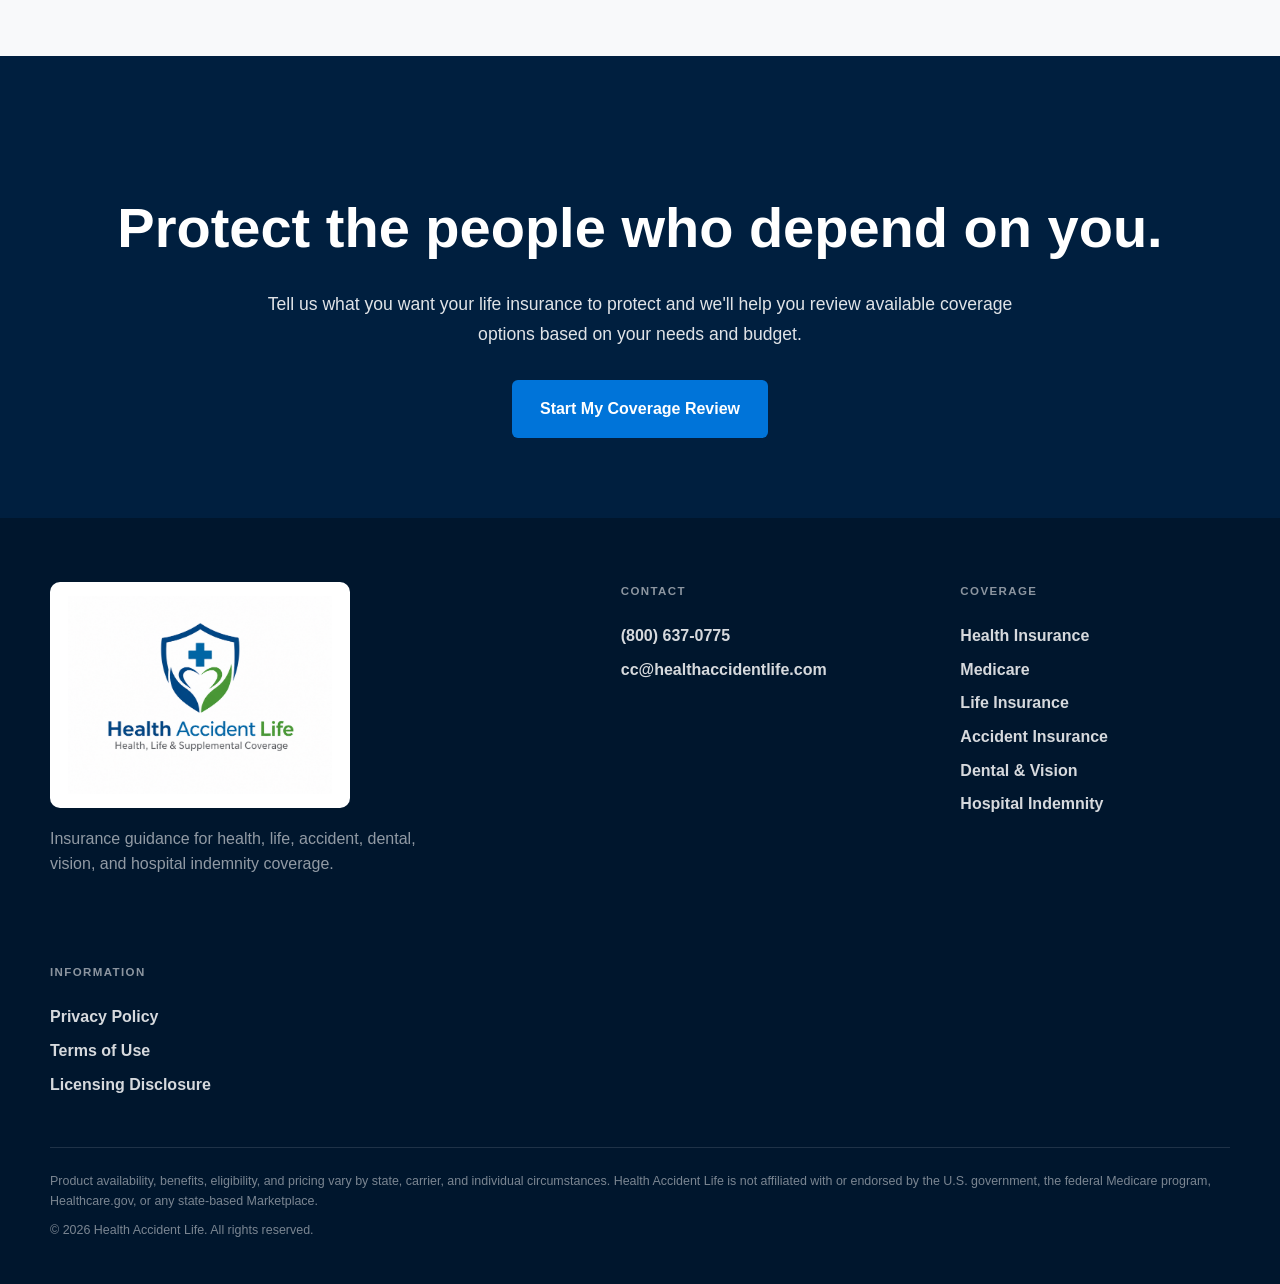
<file: life-insurance.html>
<!DOCTYPE html>
<html lang="en">
<head>
  <meta charset="UTF-8" />
  <meta name="viewport" content="width=device-width, initial-scale=1.0" />

  <title>Life Insurance Plans & Coverage | Health Accident Life</title>

  <meta
    name="description"
    content="Compare life insurance coverage, including term and permanent life insurance. Review coverage amounts, costs, policy features, and protection needs."
  />

  <link rel="canonical" href="https://healthaccidentlife.com/life-insurance.html" />

  <link rel="stylesheet" href="css/style.css" />

  <style>
    .service-hero {
      padding: 90px 0 80px;
      background: #001f3f;
      color: #ffffff;
    }

    .service-hero-layout {
      display: grid;
      grid-template-columns: 1.3fr 0.7fr;
      gap: 60px;
      align-items: center;
    }

    .service-hero h1 {
      font-size: clamp(2.6rem, 6vw, 4.8rem);
      line-height: 1.05;
      margin: 16px 0 24px;
      max-width: 850px;
    }

    .service-hero h1 span {
      display: block;
    }

    .service-hero-copy {
      font-size: 1.2rem;
      line-height: 1.7;
      max-width: 760px;
      color: rgba(255,255,255,0.88);
    }

    .service-hero-actions {
      display: flex;
      flex-wrap: wrap;
      gap: 18px;
      align-items: center;
      margin-top: 32px;
    }

    .service-hero-button {
      display: inline-block;
      padding: 16px 26px;
      background: #0074d9;
      color: #ffffff;
      text-decoration: none;
      font-weight: 700;
      border-radius: 6px;
    }

    .service-hero-phone {
      color: #ffffff;
      text-decoration: none;
      font-weight: 700;
    }

    .service-side-card {
      background: #ffffff;
      color: #001f3f;
      padding: 34px;
      border-radius: 12px;
    }

    .service-side-card h2 {
      margin-top: 0;
      font-size: 1.5rem;
    }

    .service-side-card ul {
      padding-left: 20px;
      line-height: 1.9;
      margin-bottom: 0;
    }

    .content-section {
      padding: 80px 0;
    }

    .content-section.alt {
      background: #f8f9fa;
    }

    .content-narrow {
      max-width: 900px;
      margin: 0 auto;
    }

    .content-section h2 {
      font-size: clamp(2rem, 4vw, 3rem);
      color: #001f3f;
      margin-bottom: 22px;
    }

    .content-section h3 {
      color: #001f3f;
      margin-top: 28px;
      margin-bottom: 10px;
    }

    .content-section p,
    .content-section li {
      line-height: 1.8;
      font-size: 1.05rem;
      color: #333333;
    }

    .info-grid {
      display: grid;
      grid-template-columns: repeat(3, 1fr);
      gap: 24px;
      margin-top: 36px;
    }

    .info-card {
      border: 1px solid #e8eaed;
      padding: 28px;
      border-radius: 10px;
      background: #ffffff;
    }

    .info-card h3 {
      margin-top: 0;
    }

    .check-list {
      list-style: none;
      padding: 0;
      margin: 30px 0 0;
    }

    .check-list li {
      position: relative;
      padding-left: 30px;
      margin-bottom: 14px;
    }

    .check-list li::before {
      content: "✓";
      position: absolute;
      left: 0;
      font-weight: 700;
      color: #0074d9;
    }

    .faq-item {
      padding: 26px 0;
      border-bottom: 1px solid #e8eaed;
    }

    .faq-item h3 {
      margin-top: 0;
      margin-bottom: 10px;
    }

    .cta-section {
      padding: 80px 0;
      background: #001f3f;
      color: #ffffff;
      text-align: center;
    }

    .cta-section h2 {
      color: #ffffff;
      font-size: clamp(2.2rem, 5vw, 3.5rem);
      margin-bottom: 18px;
    }

    .cta-section p {
      color: rgba(255,255,255,0.88);
      max-width: 760px;
      margin: 0 auto 30px;
      font-size: 1.1rem;
      line-height: 1.7;
    }

    .cta-button {
      display: inline-block;
      padding: 16px 28px;
      background: #0074d9;
      color: #ffffff;
      text-decoration: none;
      font-weight: 700;
      border-radius: 6px;
    }

    .breadcrumb {
      padding: 18px 0;
      background: #f8f9fa;
      font-size: 0.95rem;
    }

    .breadcrumb a {
      color: #0074d9;
      text-decoration: none;
    }

    @media (max-width: 850px) {
      .service-hero-layout,
      .info-grid {
        grid-template-columns: 1fr;
      }

      .service-hero {
        padding: 65px 0 55px;
      }

      .service-side-card {
        margin-top: 10px;
      }
    }
  </style>
</head>

<body>

  <header class="site-header">
    <div class="container header-inner">

      <a href="index.html" class="brand-link" aria-label="Health Accident Life home">
        <img src="images/logo.png" alt="Health Accident Life" class="site-logo" />
      </a>

      <nav class="main-nav" aria-label="Main navigation">
        <a href="index.html">Home</a>
        <a href="index.html#coverage-options">Coverage Options</a>
        <a href="index.html#how-it-works">How It Works</a>
        <a href="index.html#about">Why HAL</a>
      </nav>

      <a class="header-phone" href="tel:8006370775">
        <span>Talk to a licensed advisor</span>
        <strong>(800) 637-0775</strong>
      </a>

    </div>
  </header>


  <main>

    <div class="breadcrumb">
      <div class="container">
        <a href="index.html">Home</a> / Life Insurance
      </div>
    </div>


    <section class="service-hero">

      <div class="container service-hero-layout">

        <div>

          <p class="eyebrow">Protection for the people who depend on you</p>

          <h1>
            Life Insurance
            <span>built around what you want to protect.</span>
          </h1>

          <p class="service-hero-copy">
            Compare life insurance coverage based on your financial
            responsibilities, coverage goals, budget, and how long you
            want your protection to last.
          </p>

          <div class="service-hero-actions">

            <a href="index.html#coverage-review" class="service-hero-button">
              Start My Coverage Review
            </a>

            <a href="tel:8006370775" class="service-hero-phone">
              Or call (800) 637-0775
            </a>

          </div>

        </div>


        <aside class="service-side-card">

          <h2>Life insurance can help protect:</h2>

          <ul>
            <li>Household income</li>
            <li>Mortgage & housing costs</li>
            <li>Children & dependents</li>
            <li>Final expenses</li>
            <li>Debt obligations</li>
            <li>Long-term financial goals</li>
          </ul>

        </aside>

      </div>

    </section>


    <section class="content-section">

      <div class="container content-narrow">

        <p class="eyebrow dark">Life insurance basics</p>

        <h2>What is life insurance?</h2>

        <p>
          Life insurance is designed to provide a financial benefit to the
          beneficiaries named in the policy when the insured person dies,
          subject to the terms of the policy.
        </p>

        <p>
          Life insurance may help provide money for expenses such as housing,
          debt, education, final expenses, or the loss of household income.
        </p>

        <p>
          The type and amount of coverage to consider depends on your financial
          responsibilities, goals, budget, and how long you want the protection
          to last.
        </p>

      </div>

    </section>


    <section class="content-section alt">

      <div class="container">

        <div class="content-narrow">

          <p class="eyebrow dark">Coverage types</p>

          <h2>What types of life insurance are available?</h2>

          <p>
            Life insurance generally falls into two broad categories:
            term life insurance and permanent life insurance.
          </p>

        </div>


        <div class="info-grid">

          <article class="info-card">

            <h3>Term Life Insurance</h3>

            <p>
              Term life insurance provides coverage for a specified period,
              such as 10, 20, or 30 years, subject to the policy terms.
            </p>

          </article>


          <article class="info-card">

            <h3>Permanent Life Insurance</h3>

            <p>
              Permanent life insurance is designed to provide longer-term
              coverage and may include cash value features, depending on the
              type of policy.
            </p>

          </article>


          <article class="info-card">

            <h3>Coverage Amount</h3>

            <p>
              The death benefit is the amount payable according to the policy
              terms and can be selected based on your coverage goals.
            </p>

          </article>


          <article class="info-card">

            <h3>Policy Duration</h3>

            <p>
              Some people need protection for a specific period, while others
              may want coverage designed to remain in place longer.
            </p>

          </article>


          <article class="info-card">

            <h3>Premium</h3>

            <p>
              Premiums can vary based on factors such as age, health,
              coverage amount, policy type, and underwriting.
            </p>

          </article>


          <article class="info-card">

            <h3>Beneficiaries</h3>

            <p>
              Beneficiaries are the people or entities designated to receive
              the policy benefit, subject to the terms of the policy.
            </p>

          </article>

        </div>

      </div>

    </section>


    <section class="content-section">

      <div class="container content-narrow">

        <p class="eyebrow dark">How much coverage?</p>

        <h2>How much life insurance might you need?</h2>

        <p>
          There is no single coverage amount that works for everyone.
          Consider the financial responsibilities and goals you want your
          life insurance policy to help address.
        </p>

        <ul class="check-list">
          <li>Household income that may need to be replaced</li>
          <li>Mortgage or rent obligations</li>
          <li>Outstanding debt</li>
          <li>Children or other dependents</li>
          <li>Future education costs</li>
          <li>Final expenses</li>
          <li>Existing savings and life insurance</li>
          <li>Long-term financial goals</li>
        </ul>

      </div>

    </section>


    <section class="content-section alt">

      <div class="container content-narrow">

        <p class="eyebrow dark">Choosing coverage</p>

        <h2>What should you compare in a life insurance policy?</h2>

        <p>
          Life insurance policies can differ in cost, duration, features,
          underwriting requirements, and how premiums work. Understanding
          those differences can help you compare your options.
        </p>

        <ul class="check-list">
          <li>Coverage amount</li>
          <li>Policy duration</li>
          <li>Premium amount</li>
          <li>Premium guarantees</li>
          <li>Policy exclusions and limitations</li>
          <li>Available riders</li>
          <li>Conversion options, when applicable</li>
          <li>Underwriting requirements</li>
        </ul>

      </div>

    </section>


    <section class="content-section">

      <div class="container content-narrow">

        <p class="eyebrow dark">How we help</p>

        <h2>Compare life insurance based on what you want to protect.</h2>

        <p>
          We can help you compare available life insurance options based on
          your coverage goals, policy type, benefit amount, costs, and budget.
        </p>

        <ul class="check-list">
          <li>Review your coverage goals</li>
          <li>Compare term and permanent options</li>
          <li>Review coverage amounts</li>
          <li>Compare premiums</li>
          <li>Understand policy features</li>
          <li>Review exclusions and limitations</li>
          <li>Ask questions before applying</li>
        </ul>

      </div>

    </section>


    <section class="content-section alt">

      <div class="container content-narrow">

        <p class="eyebrow dark">Frequently asked questions</p>

        <h2>Life Insurance FAQs</h2>


        <div class="faq-item">

          <h3>What is term life insurance?</h3>

          <p>
            Term life insurance provides coverage for a specified period of
            time, subject to the terms of the policy.
          </p>

        </div>


        <div class="faq-item">

          <h3>What is permanent life insurance?</h3>

          <p>
            Permanent life insurance is designed to provide longer-term
            coverage and may include cash value features, depending on the
            policy type.
          </p>

        </div>


        <div class="faq-item">

          <h3>How much life insurance should I have?</h3>

          <p>
            The amount to consider depends on your financial responsibilities,
            household needs, existing assets, budget, and the goals you want
            the policy to help address.
          </p>

        </div>


        <div class="faq-item">

          <h3>Does age affect the cost of life insurance?</h3>

          <p>
            Yes. Age is one of several factors that may affect life insurance
            premiums. Health, coverage amount, policy type, and underwriting
            can also affect cost.
          </p>

        </div>


        <div class="faq-item">

          <h3>Do I need a medical exam for life insurance?</h3>

          <p>
            Not always. Underwriting requirements vary by carrier and policy.
            Some life insurance products may require a medical exam or other
            medical underwriting, while others use different application and
            eligibility processes.
          </p>

        </div>


        <div class="faq-item">

          <h3>Can I have more than one life insurance policy?</h3>

          <p>
            It may be possible to have more than one life insurance policy,
            subject to carrier underwriting requirements and the amount of
            coverage for which you qualify.
          </p>

        </div>


        <div class="faq-item">

          <h3>Can Health Accident Life help me compare life insurance?</h3>

          <p>
            Yes. We can help you compare available life insurance options and
            understand policy types, coverage amounts, costs, features, and
            limitations.
          </p>

        </div>

      </div>

    </section>


    <section class="cta-section">

      <div class="container">

        <h2>Protect the people who depend on you.</h2>

        <p>
          Tell us what you want your life insurance to protect and we'll help
          you review available coverage options based on your needs and budget.
        </p>

        <a href="index.html#coverage-review" class="cta-button">
          Start My Coverage Review
        </a>

      </div>

    </section>

  </main>


  <footer class="site-footer">

    <div class="container footer-main">

      <div class="footer-brand-area">

        <img
          src="images/logo.png"
          alt="Health Accident Life"
          class="footer-logo"
        />

        <p>
          Insurance guidance for health, life, accident,
          dental, vision, and hospital indemnity coverage.
        </p>

      </div>


      <div class="footer-contact">

        <p class="footer-title">Contact</p>

        <a href="tel:8006370775">
          (800) 637-0775
        </a>

        <a href="mailto:cc@healthaccidentlife.com">
          cc@healthaccidentlife.com
        </a>

      </div>


      <div class="footer-links">

        <p class="footer-title">Coverage</p>

        <a href="aca-health-insurance.html">Health Insurance</a>
        <a href="medicare.html">Medicare</a>
        <a href="life-insurance.html">Life Insurance</a>
        <a href="accident-insurance.html">Accident Insurance</a>
        <a href="dental-insurance.html">Dental & Vision</a>
        <a href="hospital-indemnity.html">Hospital Indemnity</a>

      </div>


      <div class="footer-links">

        <p class="footer-title">Information</p>

        <a href="privacy.html">Privacy Policy</a>
        <a href="terms.html">Terms of Use</a>
        <a href="licensing.html">Licensing Disclosure</a>

      </div>

    </div>


    <div class="container footer-disclaimer">

      <p>
        Product availability, benefits, eligibility, and pricing vary by state,
        carrier, and individual circumstances. Health Accident Life is not affiliated
        with or endorsed by the U.S. government, the federal Medicare program,
        Healthcare.gov, or any state-based Marketplace.
      </p>

      <p>
        © 2026 Health Accident Life. All rights reserved.
      </p>

    </div>

  </footer>

</body>
</html>
</file>
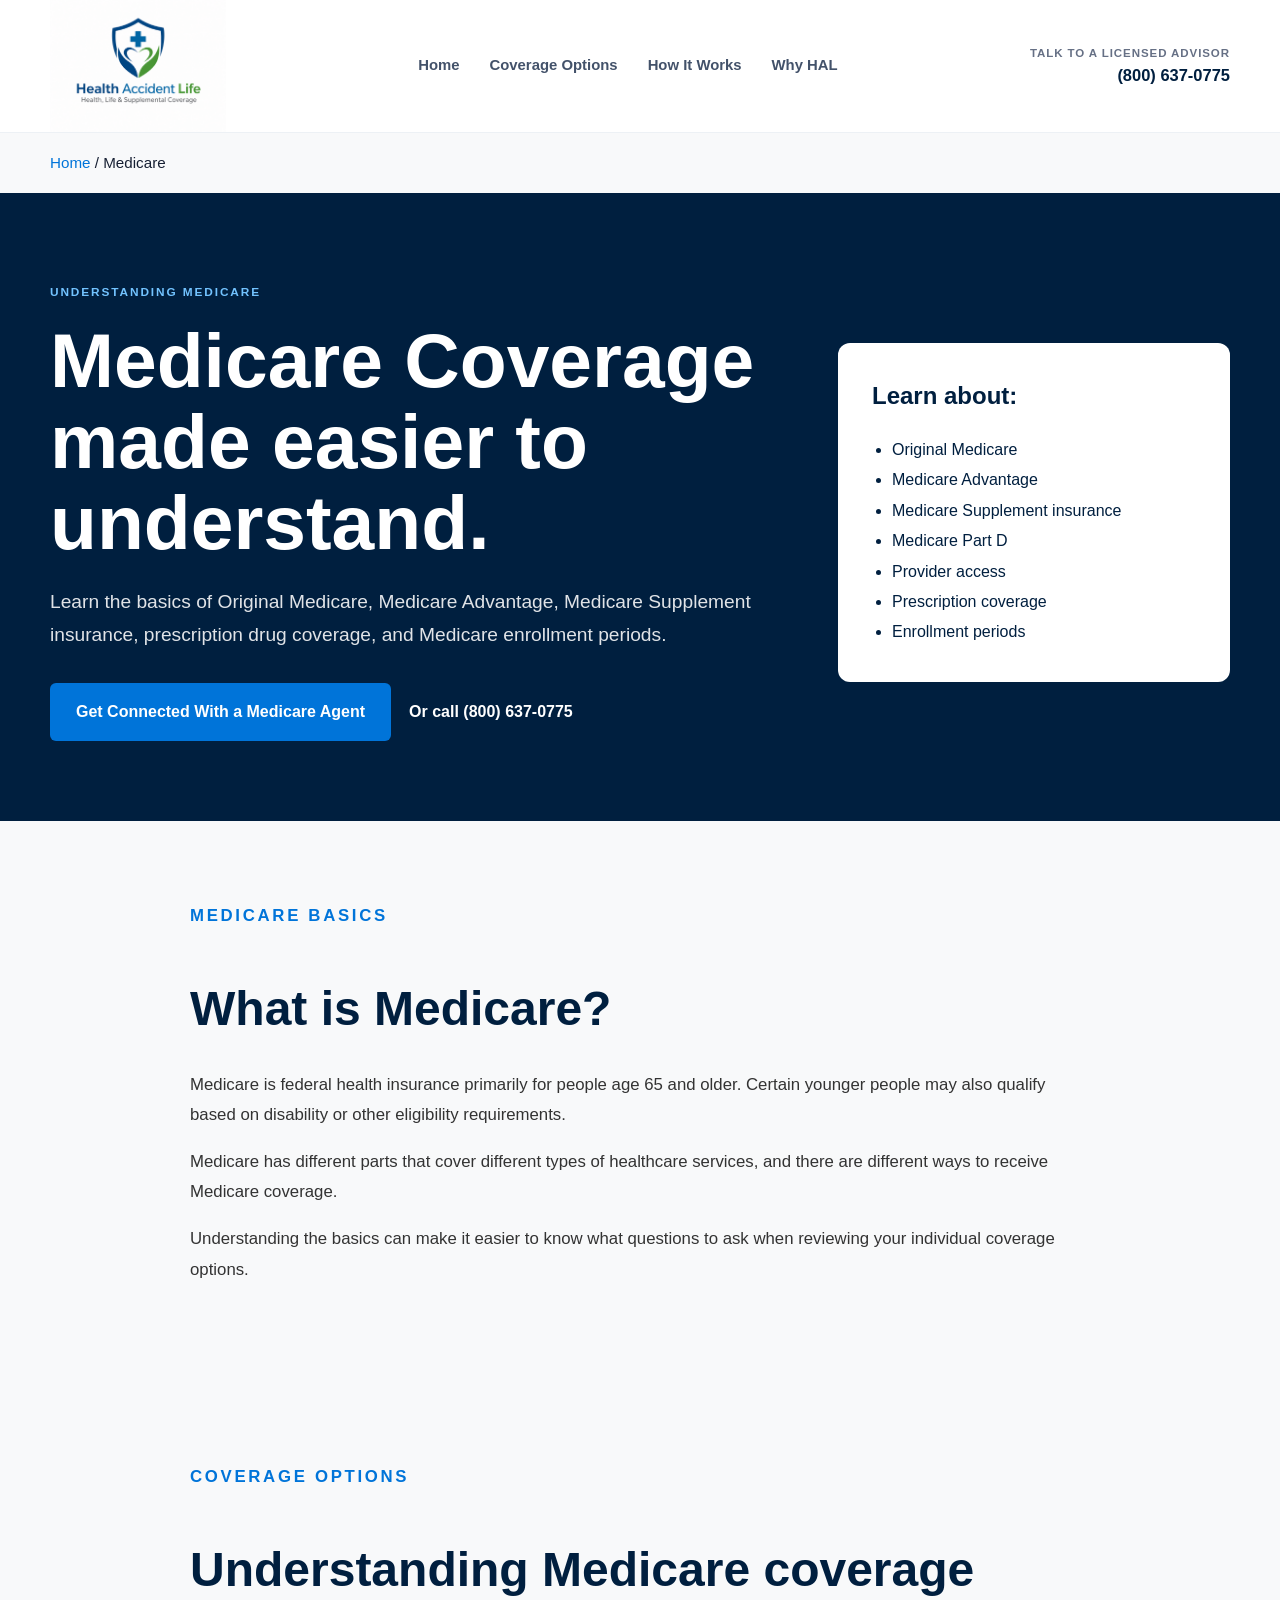
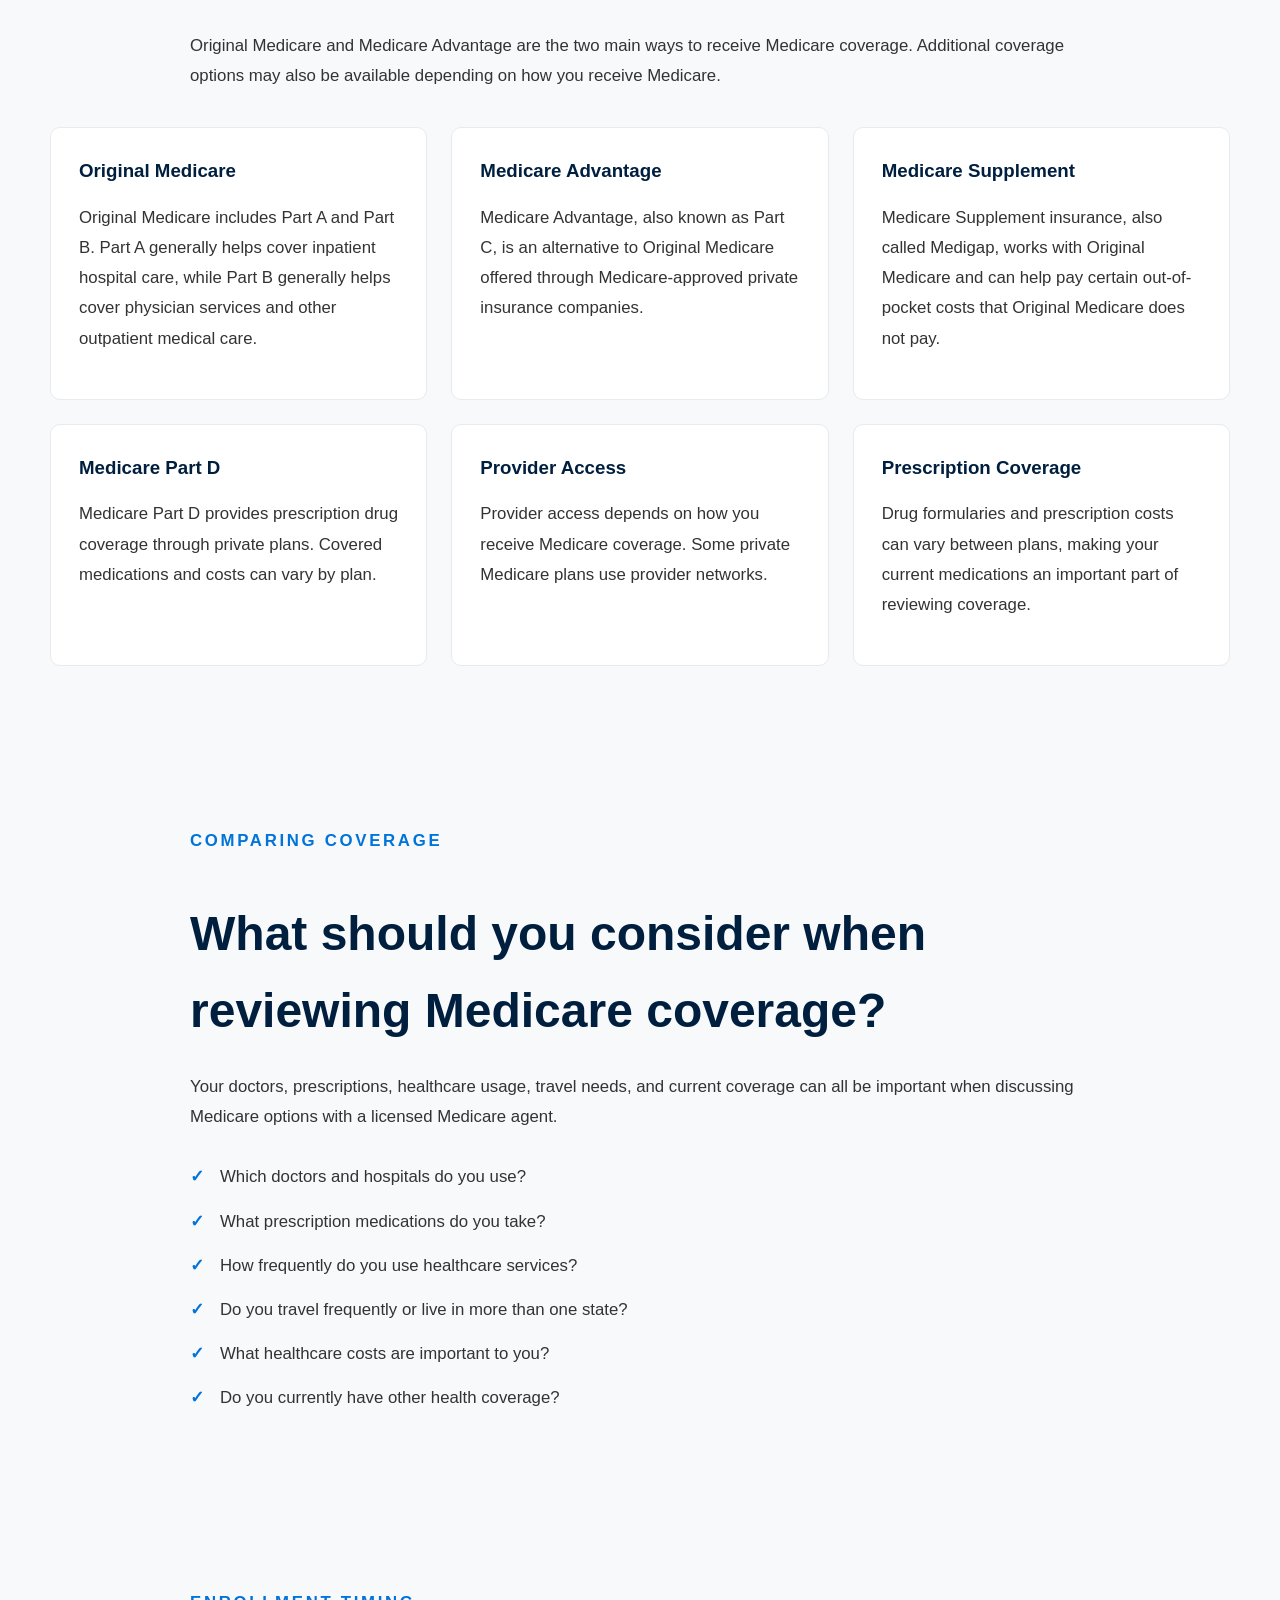
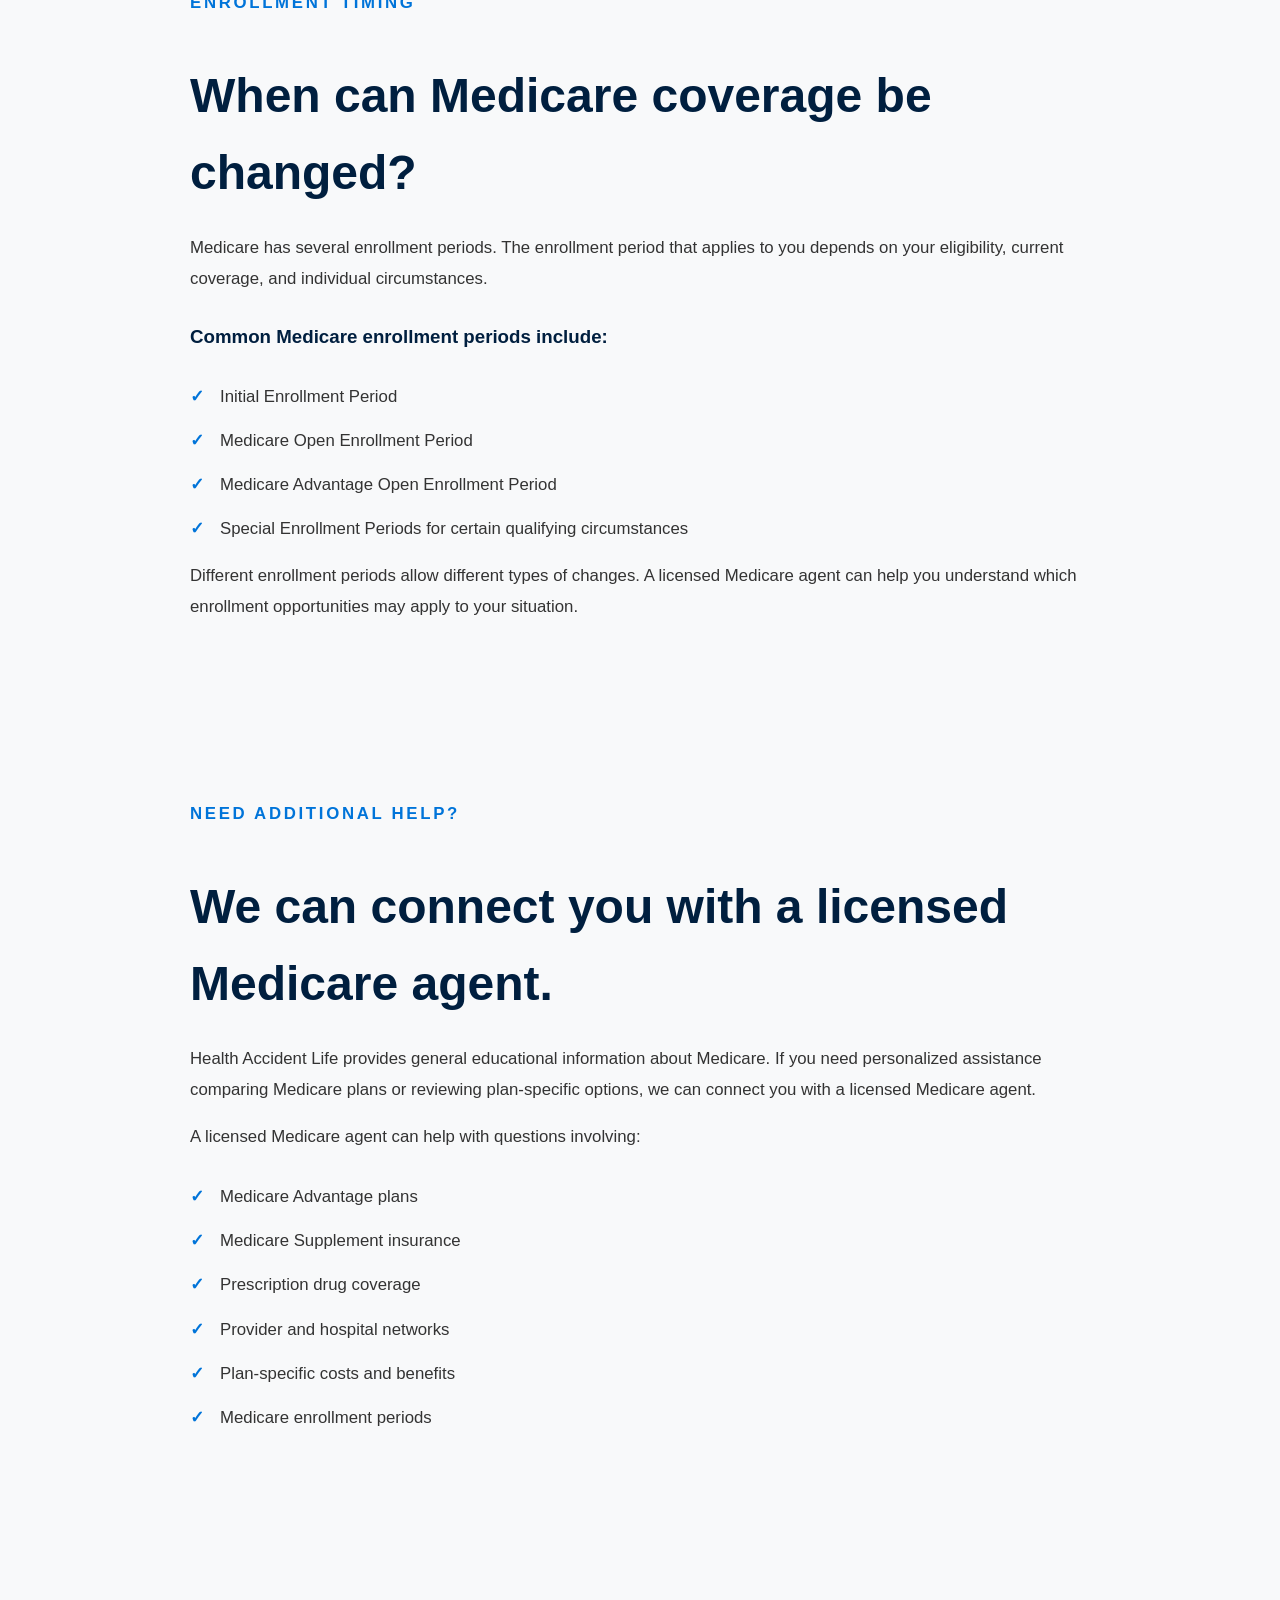
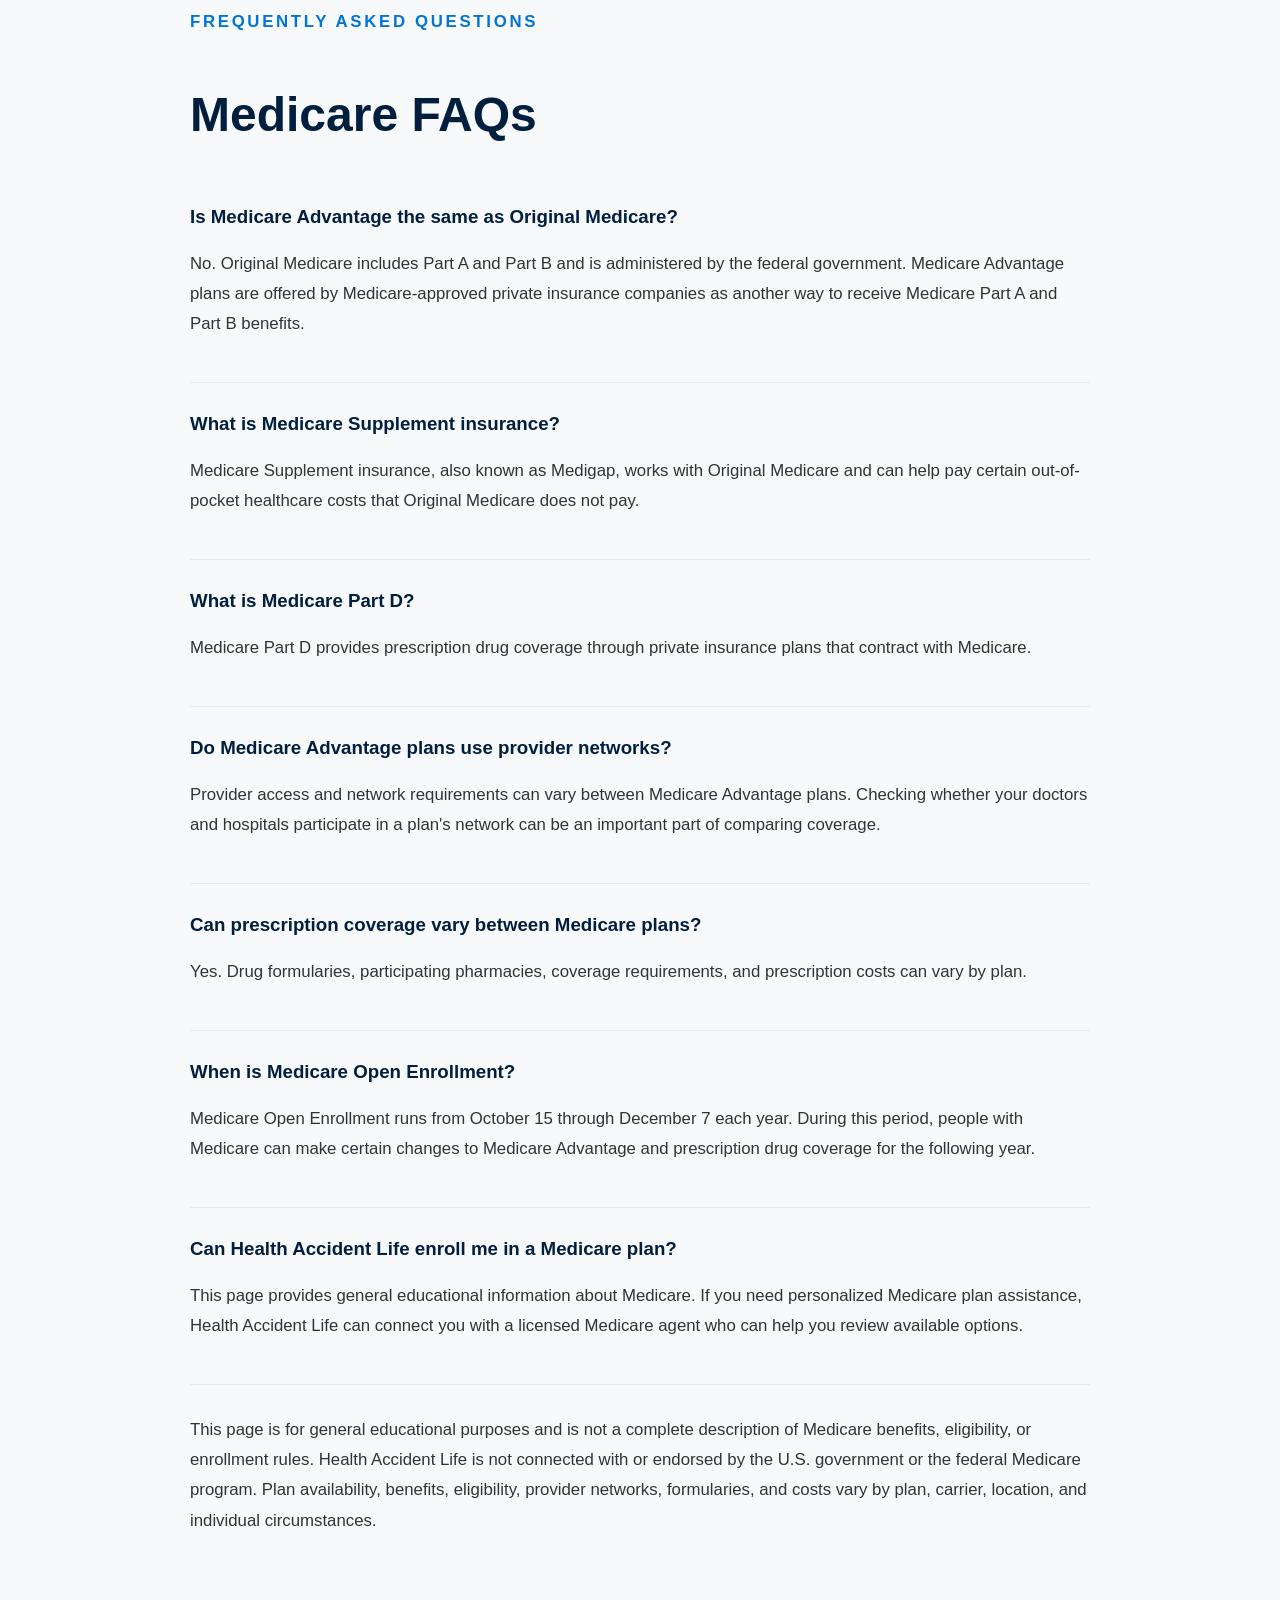
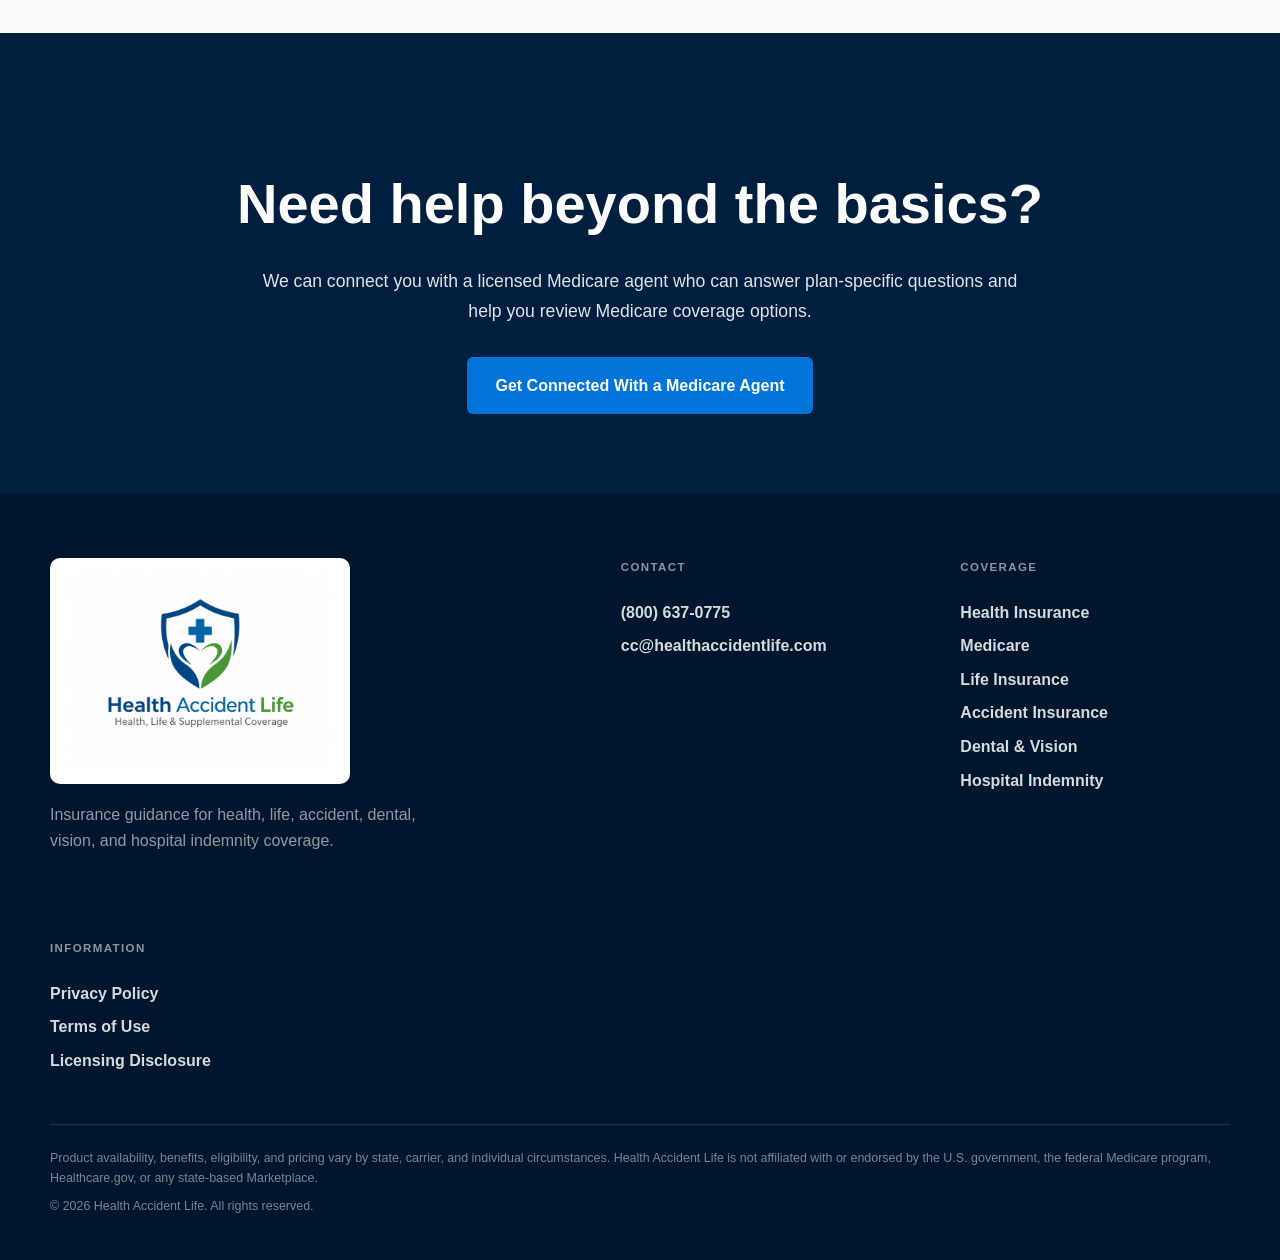
<file: medicare.html>
<!DOCTYPE html>
<html lang="en">
<head>
  <meta charset="UTF-8" />
  <meta name="viewport" content="width=device-width, initial-scale=1.0" />

  <title>Understanding Medicare Coverage Options | Health Accident Life</title>

  <meta
    name="description"
    content="Learn about Original Medicare, Medicare Advantage, Medicare Supplement insurance, Part D prescription coverage, and Medicare enrollment periods."
  />

  <link rel="canonical" href="https://healthaccidentlife.com/medicare.html" />

  <link rel="stylesheet" href="css/style.css" />

  <style>
    .service-hero {
      padding: 90px 0 80px;
      background: #001f3f;
      color: #ffffff;
    }

    .service-hero-layout {
      display: grid;
      grid-template-columns: 1.3fr 0.7fr;
      gap: 60px;
      align-items: center;
    }

    .service-hero h1 {
      font-size: clamp(2.6rem, 6vw, 4.8rem);
      line-height: 1.05;
      margin: 16px 0 24px;
      max-width: 850px;
    }

    .service-hero h1 span {
      display: block;
    }

    .service-hero-copy {
      font-size: 1.2rem;
      line-height: 1.7;
      max-width: 760px;
      color: rgba(255,255,255,0.88);
    }

    .service-hero-actions {
      display: flex;
      flex-wrap: wrap;
      gap: 18px;
      align-items: center;
      margin-top: 32px;
    }

    .service-hero-button {
      display: inline-block;
      padding: 16px 26px;
      background: #0074d9;
      color: #ffffff;
      text-decoration: none;
      font-weight: 700;
      border-radius: 6px;
    }

    .service-hero-phone {
      color: #ffffff;
      text-decoration: none;
      font-weight: 700;
    }

    .service-side-card {
      background: #ffffff;
      color: #001f3f;
      padding: 34px;
      border-radius: 12px;
    }

    .service-side-card h2 {
      margin-top: 0;
      font-size: 1.5rem;
    }

    .service-side-card ul {
      padding-left: 20px;
      line-height: 1.9;
      margin-bottom: 0;
    }

    .content-section {
      padding: 80px 0;
    }

    .content-section.alt {
      background: #f8f9fa;
    }

    .content-narrow {
      max-width: 900px;
      margin: 0 auto;
    }

    .content-section h2 {
      font-size: clamp(2rem, 4vw, 3rem);
      color: #001f3f;
      margin-bottom: 22px;
    }

    .content-section h3 {
      color: #001f3f;
      margin-top: 28px;
      margin-bottom: 10px;
    }

    .content-section p,
    .content-section li {
      line-height: 1.8;
      font-size: 1.05rem;
      color: #333333;
    }

    .info-grid {
      display: grid;
      grid-template-columns: repeat(3, 1fr);
      gap: 24px;
      margin-top: 36px;
    }

    .info-card {
      border: 1px solid #e8eaed;
      padding: 28px;
      border-radius: 10px;
      background: #ffffff;
    }

    .info-card h3 {
      margin-top: 0;
    }

    .check-list {
      list-style: none;
      padding: 0;
      margin: 30px 0 0;
    }

    .check-list li {
      position: relative;
      padding-left: 30px;
      margin-bottom: 14px;
    }

    .check-list li::before {
      content: "✓";
      position: absolute;
      left: 0;
      font-weight: 700;
      color: #0074d9;
    }

    .faq-item {
      padding: 26px 0;
      border-bottom: 1px solid #e8eaed;
    }

    .faq-item h3 {
      margin-top: 0;
      margin-bottom: 10px;
    }

    .cta-section {
      padding: 80px 0;
      background: #001f3f;
      color: #ffffff;
      text-align: center;
    }

    .cta-section h2 {
      color: #ffffff;
      font-size: clamp(2.2rem, 5vw, 3.5rem);
      margin-bottom: 18px;
    }

    .cta-section p {
      color: rgba(255,255,255,0.88);
      max-width: 760px;
      margin: 0 auto 30px;
      font-size: 1.1rem;
      line-height: 1.7;
    }

    .cta-button {
      display: inline-block;
      padding: 16px 28px;
      background: #0074d9;
      color: #ffffff;
      text-decoration: none;
      font-weight: 700;
      border-radius: 6px;
    }

    .breadcrumb {
      padding: 18px 0;
      background: #f8f9fa;
      font-size: 0.95rem;
    }

    .breadcrumb a {
      color: #0074d9;
      text-decoration: none;
    }

    .medicare-disclaimer {
      font-size: 0.9rem;
      line-height: 1.6;
      color: #5f6368;
      margin-top: 30px;
    }

    @media (max-width: 850px) {
      .service-hero-layout,
      .info-grid {
        grid-template-columns: 1fr;
      }

      .service-hero {
        padding: 65px 0 55px;
      }

      .service-side-card {
        margin-top: 10px;
      }
    }
  </style>
</head>

<body>

  <header class="site-header">
    <div class="container header-inner">

      <a href="index.html" class="brand-link" aria-label="Health Accident Life home">
        <img src="images/logo.png" alt="Health Accident Life" class="site-logo" />
      </a>

      <nav class="main-nav" aria-label="Main navigation">
        <a href="index.html">Home</a>
        <a href="index.html#coverage-options">Coverage Options</a>
        <a href="index.html#how-it-works">How It Works</a>
        <a href="index.html#about">Why HAL</a>
      </nav>

      <a class="header-phone" href="tel:8006370775">
        <span>Talk to a licensed advisor</span>
        <strong>(800) 637-0775</strong>
      </a>

    </div>
  </header>


  <main>

    <div class="breadcrumb">
      <div class="container">
        <a href="index.html">Home</a> / Medicare
      </div>
    </div>


    <section class="service-hero">

      <div class="container service-hero-layout">

        <div>

          <p class="eyebrow">Understanding Medicare</p>

          <h1>
            Medicare Coverage
            <span>made easier to understand.</span>
          </h1>

          <p class="service-hero-copy">
            Learn the basics of Original Medicare, Medicare Advantage,
            Medicare Supplement insurance, prescription drug coverage,
            and Medicare enrollment periods.
          </p>

          <div class="service-hero-actions">

            <a
              href="mailto:cc@healthaccidentlife.com?subject=Medicare%20Help"
              class="service-hero-button"
            >
              Get Connected With a Medicare Agent
            </a>

            <a href="tel:8006370775" class="service-hero-phone">
              Or call (800) 637-0775
            </a>

          </div>

        </div>


        <aside class="service-side-card">

          <h2>Learn about:</h2>

          <ul>
            <li>Original Medicare</li>
            <li>Medicare Advantage</li>
            <li>Medicare Supplement insurance</li>
            <li>Medicare Part D</li>
            <li>Provider access</li>
            <li>Prescription coverage</li>
            <li>Enrollment periods</li>
          </ul>

        </aside>

      </div>

    </section>


    <section class="content-section">

      <div class="container content-narrow">

        <p class="eyebrow dark">Medicare basics</p>

        <h2>What is Medicare?</h2>

        <p>
          Medicare is federal health insurance primarily for people age 65
          and older. Certain younger people may also qualify based on
          disability or other eligibility requirements.
        </p>

        <p>
          Medicare has different parts that cover different types of healthcare
          services, and there are different ways to receive Medicare coverage.
        </p>

        <p>
          Understanding the basics can make it easier to know what questions
          to ask when reviewing your individual coverage options.
        </p>

      </div>

    </section>


    <section class="content-section alt">

      <div class="container">

        <div class="content-narrow">

          <p class="eyebrow dark">Coverage options</p>

          <h2>Understanding Medicare coverage</h2>

          <p>
            Original Medicare and Medicare Advantage are the two main ways
            to receive Medicare coverage. Additional coverage options may
            also be available depending on how you receive Medicare.
          </p>

        </div>


        <div class="info-grid">

          <article class="info-card">

            <h3>Original Medicare</h3>

            <p>
              Original Medicare includes Part A and Part B. Part A generally
              helps cover inpatient hospital care, while Part B generally
              helps cover physician services and other outpatient medical care.
            </p>

          </article>


          <article class="info-card">

            <h3>Medicare Advantage</h3>

            <p>
              Medicare Advantage, also known as Part C, is an alternative
              to Original Medicare offered through Medicare-approved private
              insurance companies.
            </p>

          </article>


          <article class="info-card">

            <h3>Medicare Supplement</h3>

            <p>
              Medicare Supplement insurance, also called Medigap, works
              with Original Medicare and can help pay certain out-of-pocket
              costs that Original Medicare does not pay.
            </p>

          </article>


          <article class="info-card">

            <h3>Medicare Part D</h3>

            <p>
              Medicare Part D provides prescription drug coverage through
              private plans. Covered medications and costs can vary by plan.
            </p>

          </article>


          <article class="info-card">

            <h3>Provider Access</h3>

            <p>
              Provider access depends on how you receive Medicare coverage.
              Some private Medicare plans use provider networks.
            </p>

          </article>


          <article class="info-card">

            <h3>Prescription Coverage</h3>

            <p>
              Drug formularies and prescription costs can vary between plans,
              making your current medications an important part of reviewing
              coverage.
            </p>

          </article>

        </div>

      </div>

    </section>


    <section class="content-section">

      <div class="container content-narrow">

        <p class="eyebrow dark">Comparing coverage</p>

        <h2>What should you consider when reviewing Medicare coverage?</h2>

        <p>
          Your doctors, prescriptions, healthcare usage, travel needs, and
          current coverage can all be important when discussing Medicare
          options with a licensed Medicare agent.
        </p>

        <ul class="check-list">
          <li>Which doctors and hospitals do you use?</li>
          <li>What prescription medications do you take?</li>
          <li>How frequently do you use healthcare services?</li>
          <li>Do you travel frequently or live in more than one state?</li>
          <li>What healthcare costs are important to you?</li>
          <li>Do you currently have other health coverage?</li>
        </ul>

      </div>

    </section>


    <section class="content-section alt">

      <div class="container content-narrow">

        <p class="eyebrow dark">Enrollment timing</p>

        <h2>When can Medicare coverage be changed?</h2>

        <p>
          Medicare has several enrollment periods. The enrollment period
          that applies to you depends on your eligibility, current coverage,
          and individual circumstances.
        </p>

        <h3>Common Medicare enrollment periods include:</h3>

        <ul class="check-list">
          <li>Initial Enrollment Period</li>
          <li>Medicare Open Enrollment Period</li>
          <li>Medicare Advantage Open Enrollment Period</li>
          <li>Special Enrollment Periods for certain qualifying circumstances</li>
        </ul>

        <p>
          Different enrollment periods allow different types of changes.
          A licensed Medicare agent can help you understand which enrollment
          opportunities may apply to your situation.
        </p>

      </div>

    </section>


    <section class="content-section">

      <div class="container content-narrow">

        <p class="eyebrow dark">Need additional help?</p>

        <h2>We can connect you with a licensed Medicare agent.</h2>

        <p>
          Health Accident Life provides general educational information about
          Medicare. If you need personalized assistance comparing Medicare
          plans or reviewing plan-specific options, we can connect you with
          a licensed Medicare agent.
        </p>

        <p>
          A licensed Medicare agent can help with questions involving:
        </p>

        <ul class="check-list">
          <li>Medicare Advantage plans</li>
          <li>Medicare Supplement insurance</li>
          <li>Prescription drug coverage</li>
          <li>Provider and hospital networks</li>
          <li>Plan-specific costs and benefits</li>
          <li>Medicare enrollment periods</li>
        </ul>

      </div>

    </section>


    <section class="content-section alt">

      <div class="container content-narrow">

        <p class="eyebrow dark">Frequently asked questions</p>

        <h2>Medicare FAQs</h2>


        <div class="faq-item">

          <h3>Is Medicare Advantage the same as Original Medicare?</h3>

          <p>
            No. Original Medicare includes Part A and Part B and is administered
            by the federal government. Medicare Advantage plans are offered
            by Medicare-approved private insurance companies as another way
            to receive Medicare Part A and Part B benefits.
          </p>

        </div>


        <div class="faq-item">

          <h3>What is Medicare Supplement insurance?</h3>

          <p>
            Medicare Supplement insurance, also known as Medigap, works
            with Original Medicare and can help pay certain out-of-pocket
            healthcare costs that Original Medicare does not pay.
          </p>

        </div>


        <div class="faq-item">

          <h3>What is Medicare Part D?</h3>

          <p>
            Medicare Part D provides prescription drug coverage through
            private insurance plans that contract with Medicare.
          </p>

        </div>


        <div class="faq-item">

          <h3>Do Medicare Advantage plans use provider networks?</h3>

          <p>
            Provider access and network requirements can vary between
            Medicare Advantage plans. Checking whether your doctors and
            hospitals participate in a plan's network can be an important
            part of comparing coverage.
          </p>

        </div>


        <div class="faq-item">

          <h3>Can prescription coverage vary between Medicare plans?</h3>

          <p>
            Yes. Drug formularies, participating pharmacies, coverage
            requirements, and prescription costs can vary by plan.
          </p>

        </div>


        <div class="faq-item">

          <h3>When is Medicare Open Enrollment?</h3>

          <p>
            Medicare Open Enrollment runs from October 15 through December 7
            each year. During this period, people with Medicare can make
            certain changes to Medicare Advantage and prescription drug
            coverage for the following year.
          </p>

        </div>


        <div class="faq-item">

          <h3>Can Health Accident Life enroll me in a Medicare plan?</h3>

          <p>
            This page provides general educational information about Medicare.
            If you need personalized Medicare plan assistance, Health Accident
            Life can connect you with a licensed Medicare agent who can help
            you review available options.
          </p>

        </div>


        <p class="medicare-disclaimer">
          This page is for general educational purposes and is not a complete
          description of Medicare benefits, eligibility, or enrollment rules.
          Health Accident Life is not connected with or endorsed by the U.S.
          government or the federal Medicare program. Plan availability,
          benefits, eligibility, provider networks, formularies, and costs
          vary by plan, carrier, location, and individual circumstances.
        </p>

      </div>

    </section>


    <section class="cta-section">

      <div class="container">

        <h2>Need help beyond the basics?</h2>

        <p>
          We can connect you with a licensed Medicare agent who can answer
          plan-specific questions and help you review Medicare coverage options.
        </p>

        <a
          href="mailto:cc@healthaccidentlife.com?subject=Medicare%20Help"
          class="cta-button"
        >
          Get Connected With a Medicare Agent
        </a>

      </div>

    </section>

  </main>


  <footer class="site-footer">

    <div class="container footer-main">

      <div class="footer-brand-area">

        <img
          src="images/logo.png"
          alt="Health Accident Life"
          class="footer-logo"
        />

        <p>
          Insurance guidance for health, life, accident,
          dental, vision, and hospital indemnity coverage.
        </p>

      </div>


      <div class="footer-contact">

        <p class="footer-title">Contact</p>

        <a href="tel:8006370775">
          (800) 637-0775
        </a>

        <a href="mailto:cc@healthaccidentlife.com">
          cc@healthaccidentlife.com
        </a>

      </div>


      <div class="footer-links">

        <p class="footer-title">Coverage</p>

        <a href="aca-health-insurance.html">Health Insurance</a>
        <a href="medicare.html">Medicare</a>
        <a href="life-insurance.html">Life Insurance</a>
        <a href="accident-insurance.html">Accident Insurance</a>
        <a href="dental-insurance.html">Dental & Vision</a>
        <a href="hospital-indemnity.html">Hospital Indemnity</a>

      </div>


      <div class="footer-links">

        <p class="footer-title">Information</p>

        <a href="privacy.html">Privacy Policy</a>
        <a href="terms.html">Terms of Use</a>
        <a href="licensing.html">Licensing Disclosure</a>

      </div>

    </div>


    <div class="container footer-disclaimer">

      <p>
        Product availability, benefits, eligibility, and pricing vary by state,
        carrier, and individual circumstances. Health Accident Life is not affiliated
        with or endorsed by the U.S. government, the federal Medicare program,
        Healthcare.gov, or any state-based Marketplace.
      </p>

      <p>
        © 2026 Health Accident Life. All rights reserved.
      </p>

    </div>

  </footer>

</body>
</html>
</file>
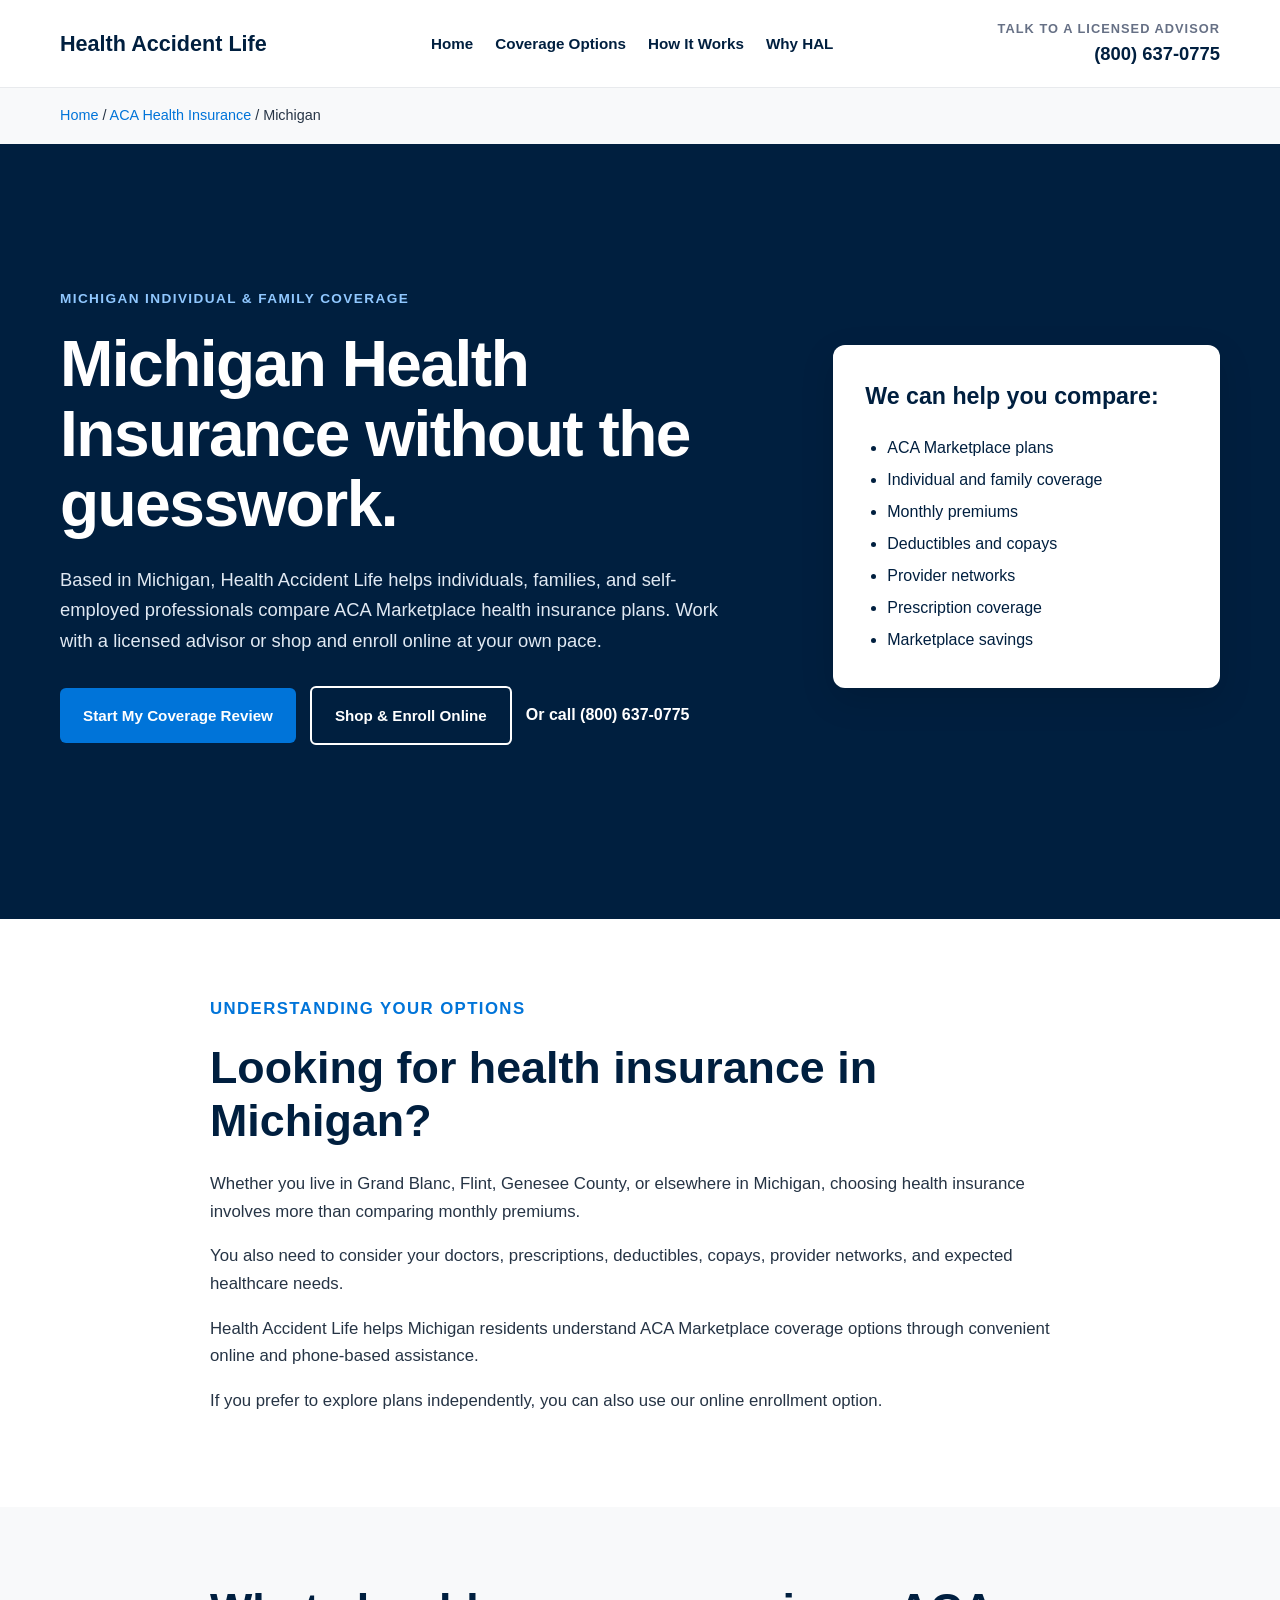
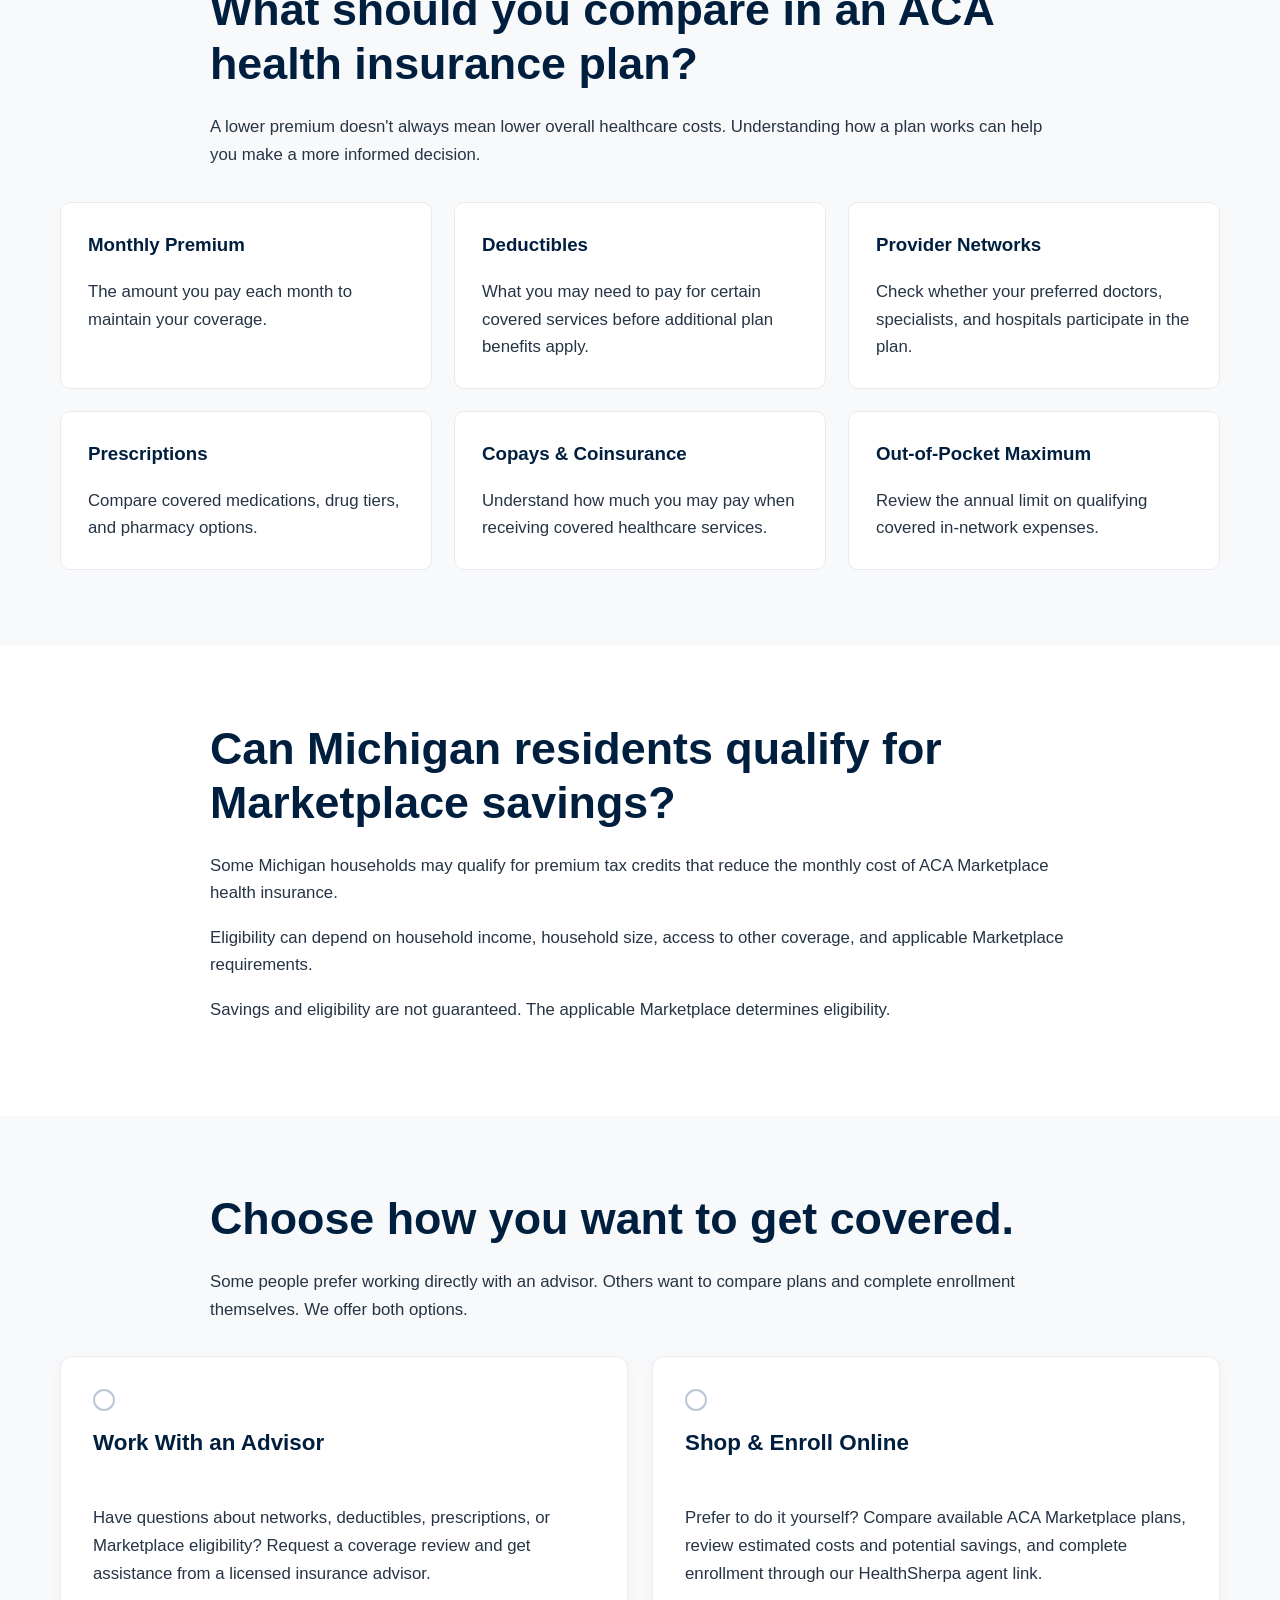
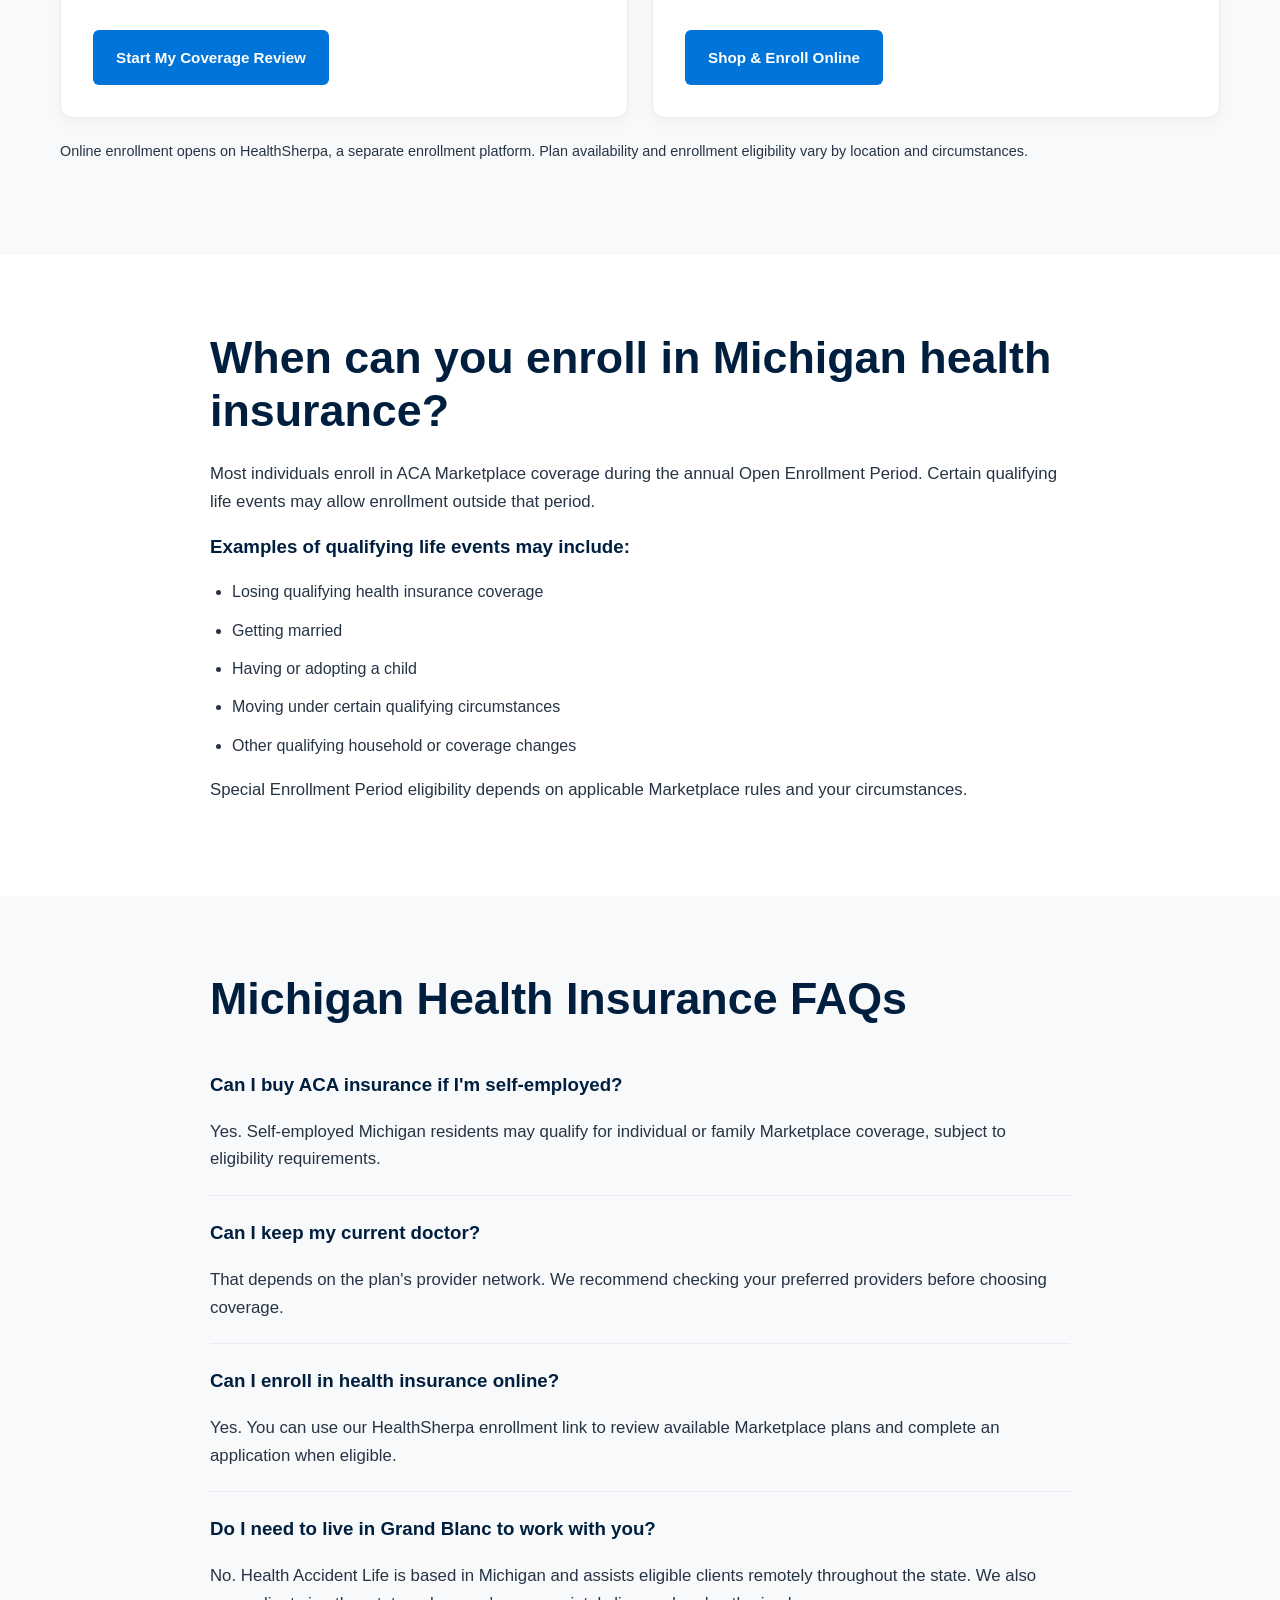
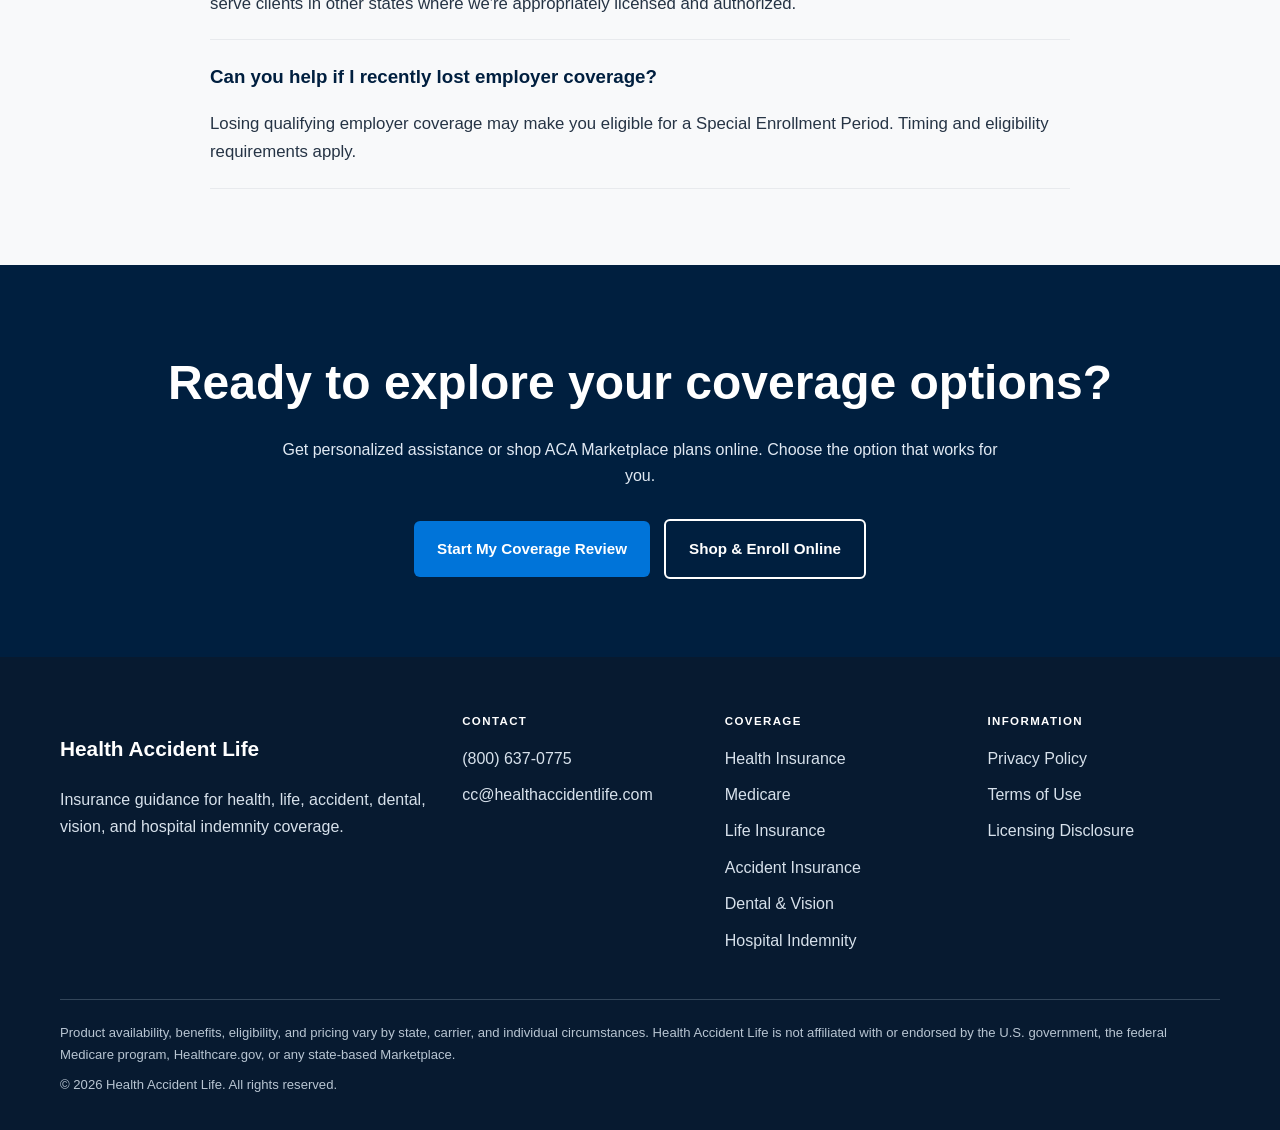
<file: michigan-health-insurance.html>
<!DOCTYPE html>
<html lang="en">
<head>
  <meta charset="UTF-8">
  <meta name="viewport" content="width=device-width, initial-scale=1.0">

  <title>Michigan Health Insurance & ACA Plans | Health Accident Life</title>
  <meta name="description" content="Compare Michigan ACA Marketplace health insurance plans with Health Accident Life. Get help from a licensed advisor or shop and enroll online.">
  <link rel="canonical" href="https://healthaccidentlife.com/michigan-health-insurance.html">
  <link rel="stylesheet" href="/css/style.css">

  <style>
    :root {
      --navy: #001f3f;
      --blue: #0074d9;
      --light: #f8f9fa;
      --border: #e8eaed;
      --text: #263445;
    }

    * { box-sizing: border-box; }

    body {
      margin: 0;
      font-family: Arial, Helvetica, sans-serif;
      color: var(--text);
      background: #fff;
      line-height: 1.65;
    }

    .container {
      width: min(1160px, calc(100% - 40px));
      margin: 0 auto;
    }

    a { color: var(--blue); }

    .site-header {
      background: #fff;
      border-bottom: 1px solid var(--border);
    }

    .header-inner {
      display: flex;
      justify-content: space-between;
      align-items: center;
      gap: 24px;
      padding: 18px 0;
    }

    .brand-link {
      display: inline-flex;
      align-items: center;
      color: var(--navy);
      font-size: 1.35rem;
      font-weight: 800;
      text-decoration: none;
      line-height: 1.2;
    }

    .brand-link img {
      max-width: 220px;
      max-height: 65px;
      object-fit: contain;
    }

    .main-nav {
      display: flex;
      gap: 22px;
      flex-wrap: wrap;
    }

    .main-nav a {
      color: var(--navy);
      text-decoration: none;
      font-weight: 600;
      font-size: .95rem;
    }

    .header-phone {
      display: flex;
      flex-direction: column;
      text-align: right;
      text-decoration: none;
      color: var(--navy);
      white-space: nowrap;
    }

    .header-phone span { font-size: .8rem; }
    .header-phone strong { font-size: 1.15rem; }

    .breadcrumb {
      padding: 16px 0;
      background: var(--light);
      font-size: .9rem;
    }

    .breadcrumb a { text-decoration: none; }

    .service-hero {
      background: var(--navy);
      color: #fff;
      padding: 78px 0;
    }

    .hero-layout {
      display: grid;
      grid-template-columns: 1.3fr .7fr;
      align-items: center;
      gap: 55px;
    }

    .eyebrow {
      color: #90c8ff;
      font-size: .85rem;
      font-weight: 800;
      letter-spacing: 1.4px;
      text-transform: uppercase;
    }

    .service-hero h1 {
      font-size: clamp(2.6rem, 5vw, 4.5rem);
      line-height: 1.1;
      letter-spacing: -1.5px;
      margin: 18px 0 25px;
      color: #fff;
    }

    .hero-copy {
      font-size: 1.15rem;
      color: #e0e9f3;
      max-width: 680px;
    }

    .hero-actions {
      display: flex;
      flex-wrap: wrap;
      align-items: center;
      gap: 14px;
      margin-top: 30px;
    }

    .button {
      display: inline-block;
      padding: 15px 23px;
      border-radius: 6px;
      background: var(--blue);
      color: #fff;
      font-size: .95rem;
      font-weight: 700;
      text-decoration: none;
      text-align: center;
      transition: background .2s ease;
    }

    .button:hover { background: #005cae; }

    .button-outline {
      background: transparent;
      border: 2px solid #fff;
    }

    .button-outline:hover { background: #163d65; }

    .phone-link {
      color: #fff;
      font-weight: 700;
      text-decoration: none;
    }

    .side-card {
      background: #fff;
      color: var(--navy);
      border-radius: 12px;
      padding: 32px;
      box-shadow: 0 12px 35px rgba(0,0,0,.12);
    }

    .side-card h2 {
      font-size: 1.45rem;
      margin: 0 0 15px;
      color: var(--navy);
    }

    .side-card ul {
      padding-left: 22px;
      margin-bottom: 0;
      line-height: 2;
    }

    .section { padding: 76px 0; }
    .section.alt { background: var(--light); }

    .narrow {
      max-width: 860px;
      margin: 0 auto;
    }

    .section h2 {
      font-size: clamp(1.9rem, 3.5vw, 2.8rem);
      color: var(--navy);
      line-height: 1.2;
      margin: 0 0 22px;
    }

    .section h3 {
      color: var(--navy);
      margin: 0 0 12px;
    }

    .section p { font-size: 1.05rem; }

    .card-grid {
      display: grid;
      grid-template-columns: repeat(3, minmax(0,1fr));
      gap: 22px;
      margin-top: 34px;
    }

    .info-card {
      background: #fff;
      border: 1px solid var(--border);
      border-radius: 10px;
      padding: 27px;
    }

    .info-card p { margin-bottom: 0; }

    .choice-grid {
      display: grid;
      grid-template-columns: repeat(2, minmax(0,1fr));
      gap: 24px;
      margin-top: 32px;
    }

    .choice-card {
      display: flex;
      flex-direction: column;
      align-items: flex-start;
      padding: 32px;
      border: 1px solid var(--border);
      border-radius: 12px;
      background: #fff;
    }

    .choice-card h3 { font-size: 1.4rem; }

    .choice-card p { flex: 1; }

    .choice-card .button { margin-top: 12px; }

    .check-list { padding-left: 22px; }
    .check-list li { margin-bottom: 12px; }

    .faq-item {
      border-bottom: 1px solid var(--border);
      padding: 22px 0;
    }

    .faq-item p { margin-bottom: 0; }

    .cta-section {
      background: var(--navy);
      color: #fff;
      padding: 78px 0;
      text-align: center;
    }

    .cta-section h2 {
      color: #fff;
      font-size: clamp(2rem, 4vw, 3rem);
      margin: 0 0 15px;
    }

    .cta-section p {
      max-width: 720px;
      margin: 0 auto 26px;
      color: #e0e9f3;
    }

    .site-footer {
      background: #071a30;
      color: #d7e1eb;
      padding: 55px 0 25px;
    }

    .footer-main {
      display: grid;
      grid-template-columns: 1.6fr 1fr 1fr 1fr;
      gap: 30px;
    }

    .footer-title {
      color: #fff;
      font-weight: 800;
      margin-top: 0;
    }

    .footer-brand {
      color: #fff;
      font-size: 1.3rem;
      font-weight: 800;
    }

    .site-footer a {
      display: block;
      color: #d7e1eb;
      text-decoration: none;
      margin: 0 0 10px;
    }

    .footer-disclaimer {
      border-top: 1px solid #33465a;
      margin-top: 35px;
      padding-top: 22px;
      font-size: .82rem;
      color: #b8c5d2;
    }

    @media (max-width: 900px) {
      .hero-layout { grid-template-columns: 1fr; }
      .card-grid { grid-template-columns: repeat(2,1fr); }
      .footer-main { grid-template-columns: repeat(2,1fr); }
      .header-inner { flex-wrap: wrap; }
    }

    @media (max-width: 600px) {
      .container { width: calc(100% - 32px); }
      .header-inner { flex-direction: column; align-items: flex-start; }
      .main-nav { gap: 12px 18px; }
      .header-phone { text-align: left; }
      .service-hero { padding: 55px 0; }
      .section { padding: 55px 0; }
      .card-grid, .choice-grid, .footer-main {
        grid-template-columns: 1fr;
      }
      .hero-actions { align-items: stretch; flex-direction: column; }
      .hero-actions .button { width: 100%; }
      .side-card { padding: 25px; }
    }
  </style>
</head>

<body>

<header class="site-header">
  <div class="container header-inner">
    <a href="/index.html" class="brand-link" aria-label="Health Accident Life home">
      Health Accident Life
    </a>

    <nav class="main-nav" aria-label="Main navigation">
      <a href="/index.html">Home</a>
      <a href="/index.html#coverage-options">Coverage Options</a>
      <a href="/index.html#how-it-works">How It Works</a>
      <a href="/index.html#about">Why HAL</a>
    </nav>

    <a href="tel:8006370775" class="header-phone">
      <span>Talk to a licensed advisor</span>
      <strong>(800) 637-0775</strong>
    </a>
  </div>
</header>

<main>

  <div class="breadcrumb">
    <div class="container">
      <a href="/index.html">Home</a> /
      <a href="/aca-health-insurance.html">ACA Health Insurance</a> /
      Michigan
    </div>
  </div>

  <section class="service-hero">
    <div class="container hero-layout">

      <div>
        <p class="eyebrow">Michigan Individual & Family Coverage</p>

        <h1>Michigan Health Insurance without the guesswork.</h1>

        <p class="hero-copy">
          Based in Michigan, Health Accident Life helps individuals,
          families, and self-employed professionals compare ACA
          Marketplace health insurance plans. Work with a licensed
          advisor or shop and enroll online at your own pace.
        </p>

        <div class="hero-actions">
          <a href="/index.html#coverage-review" class="button">
            Start My Coverage Review
          </a>

          <a href="https://www.healthsherpa.com/?_agent_id=candice-coschino-vyijhg"
             class="button button-outline"
             target="_blank"
             rel="noopener noreferrer">
            Shop &amp; Enroll Online
          </a>

          <a href="tel:8006370775" class="phone-link">
            Or call (800) 637-0775
          </a>
        </div>
      </div>

      <aside class="side-card">
        <h2>We can help you compare:</h2>
        <ul>
          <li>ACA Marketplace plans</li>
          <li>Individual and family coverage</li>
          <li>Monthly premiums</li>
          <li>Deductibles and copays</li>
          <li>Provider networks</li>
          <li>Prescription coverage</li>
          <li>Marketplace savings</li>
        </ul>
      </aside>

    </div>
  </section>

  <section class="section">
    <div class="container narrow">
      <p class="eyebrow" style="color:#0074d9">Understanding your options</p>
      <h2>Looking for health insurance in Michigan?</h2>

      <p>
        Whether you live in Grand Blanc, Flint, Genesee County,
        or elsewhere in Michigan, choosing health insurance
        involves more than comparing monthly premiums.
      </p>

      <p>
        You also need to consider your doctors, prescriptions,
        deductibles, copays, provider networks, and expected
        healthcare needs.
      </p>

      <p>
        Health Accident Life helps Michigan residents understand
        ACA Marketplace coverage options through convenient
        online and phone-based assistance.
      </p>

      <p>
        If you prefer to explore plans independently, you can
        also use our online enrollment option.
      </p>
    </div>
  </section>

  <section class="section alt">
    <div class="container">
      <div class="narrow">
        <h2>What should you compare in an ACA health insurance plan?</h2>
        <p>
          A lower premium doesn't always mean lower overall
          healthcare costs. Understanding how a plan works
          can help you make a more informed decision.
        </p>
      </div>

      <div class="card-grid">
        <article class="info-card">
          <h3>Monthly Premium</h3>
          <p>The amount you pay each month to maintain your coverage.</p>
        </article>

        <article class="info-card">
          <h3>Deductibles</h3>
          <p>What you may need to pay for certain covered services before additional plan benefits apply.</p>
        </article>

        <article class="info-card">
          <h3>Provider Networks</h3>
          <p>Check whether your preferred doctors, specialists, and hospitals participate in the plan.</p>
        </article>

        <article class="info-card">
          <h3>Prescriptions</h3>
          <p>Compare covered medications, drug tiers, and pharmacy options.</p>
        </article>

        <article class="info-card">
          <h3>Copays &amp; Coinsurance</h3>
          <p>Understand how much you may pay when receiving covered healthcare services.</p>
        </article>

        <article class="info-card">
          <h3>Out-of-Pocket Maximum</h3>
          <p>Review the annual limit on qualifying covered in-network expenses.</p>
        </article>
      </div>
    </div>
  </section>

  <section class="section">
    <div class="container narrow">
      <h2>Can Michigan residents qualify for Marketplace savings?</h2>

      <p>
        Some Michigan households may qualify for premium tax
        credits that reduce the monthly cost of ACA Marketplace
        health insurance.
      </p>

      <p>
        Eligibility can depend on household income, household
        size, access to other coverage, and applicable
        Marketplace requirements.
      </p>

      <p>
        Savings and eligibility are not guaranteed.
        The applicable Marketplace determines eligibility.
      </p>
    </div>
  </section>

  <section class="section alt">
    <div class="container">
      <div class="narrow">
        <h2>Choose how you want to get covered.</h2>
        <p>
          Some people prefer working directly with an advisor.
          Others want to compare plans and complete enrollment
          themselves. We offer both options.
        </p>
      </div>

      <div class="choice-grid">
        <article class="choice-card">
          <h3>Work With an Advisor</h3>
          <p>
            Have questions about networks, deductibles,
            prescriptions, or Marketplace eligibility?
            Request a coverage review and get assistance
            from a licensed insurance advisor.
          </p>
          <a href="/index.html#coverage-review" class="button">
            Start My Coverage Review
          </a>
        </article>

        <article class="choice-card">
          <h3>Shop &amp; Enroll Online</h3>
          <p>
            Prefer to do it yourself? Compare available ACA
            Marketplace plans, review estimated costs and
            potential savings, and complete enrollment
            through our HealthSherpa agent link.
          </p>
          <a href="https://www.healthsherpa.com/?_agent_id=candice-coschino-vyijhg"
             class="button"
             target="_blank"
             rel="noopener noreferrer">
            Shop &amp; Enroll Online
          </a>
        </article>
      </div>

      <p style="font-size:.9rem;margin-top:22px">
        Online enrollment opens on HealthSherpa, a separate
        enrollment platform. Plan availability and enrollment
        eligibility vary by location and circumstances.
      </p>
    </div>
  </section>

  <section class="section">
    <div class="container narrow">
      <h2>When can you enroll in Michigan health insurance?</h2>

      <p>
        Most individuals enroll in ACA Marketplace coverage
        during the annual Open Enrollment Period.
        Certain qualifying life events may allow enrollment
        outside that period.
      </p>

      <h3>Examples of qualifying life events may include:</h3>
      <ul class="check-list">
        <li>Losing qualifying health insurance coverage</li>
        <li>Getting married</li>
        <li>Having or adopting a child</li>
        <li>Moving under certain qualifying circumstances</li>
        <li>Other qualifying household or coverage changes</li>
      </ul>

      <p>
        Special Enrollment Period eligibility depends on
        applicable Marketplace rules and your circumstances.
      </p>
    </div>
  </section>

  <section class="section alt">
    <div class="container narrow">
      <h2>Michigan Health Insurance FAQs</h2>

      <div class="faq-item">
        <h3>Can I buy ACA insurance if I'm self-employed?</h3>
        <p>
          Yes. Self-employed Michigan residents may qualify
          for individual or family Marketplace coverage,
          subject to eligibility requirements.
        </p>
      </div>

      <div class="faq-item">
        <h3>Can I keep my current doctor?</h3>
        <p>
          That depends on the plan's provider network.
          We recommend checking your preferred providers
          before choosing coverage.
        </p>
      </div>

      <div class="faq-item">
        <h3>Can I enroll in health insurance online?</h3>
        <p>
          Yes. You can use our HealthSherpa enrollment link
          to review available Marketplace plans and complete
          an application when eligible.
        </p>
      </div>

      <div class="faq-item">
        <h3>Do I need to live in Grand Blanc to work with you?</h3>
        <p>
          No. Health Accident Life is based in Michigan and
          assists eligible clients remotely throughout the
          state. We also serve clients in other states where
          we're appropriately licensed and authorized.
        </p>
      </div>

      <div class="faq-item">
        <h3>Can you help if I recently lost employer coverage?</h3>
        <p>
          Losing qualifying employer coverage may make you
          eligible for a Special Enrollment Period. Timing
          and eligibility requirements apply.
        </p>
      </div>
    </div>
  </section>

  <section class="cta-section">
    <div class="container">
      <h2>Ready to explore your coverage options?</h2>
      <p>
        Get personalized assistance or shop ACA Marketplace
        plans online. Choose the option that works for you.
      </p>

      <div class="hero-actions" style="justify-content:center">
        <a href="/index.html#coverage-review" class="button">
          Start My Coverage Review
        </a>

        <a href="https://www.healthsherpa.com/?_agent_id=candice-coschino-vyijhg"
           class="button button-outline"
           target="_blank"
           rel="noopener noreferrer">
          Shop &amp; Enroll Online
        </a>
      </div>
    </div>
  </section>

</main>

<footer class="site-footer">
  <div class="container footer-main">

    <div>
      <p class="footer-brand">Health Accident Life</p>
      <p>
        Insurance guidance for health, life, accident,
        dental, vision, and hospital indemnity coverage.
      </p>
    </div>

    <div>
      <p class="footer-title">Contact</p>
      <a href="tel:8006370775">(800) 637-0775</a>
      <a href="mailto:cc@healthaccidentlife.com">
        cc@healthaccidentlife.com
      </a>
    </div>

    <div>
      <p class="footer-title">Coverage</p>
      <a href="/aca-health-insurance.html">Health Insurance</a>
      <a href="/medicare.html">Medicare</a>
      <a href="/life-insurance.html">Life Insurance</a>
      <a href="/accident-insurance.html">Accident Insurance</a>
      <a href="/dental-insurance.html">Dental &amp; Vision</a>
      <a href="/hospital-indemnity.html">Hospital Indemnity</a>
    </div>

    <div>
      <p class="footer-title">Information</p>
      <a href="/privacy.html">Privacy Policy</a>
      <a href="/terms.html">Terms of Use</a>
      <a href="/licensing.html">Licensing Disclosure</a>
    </div>

  </div>

  <div class="container footer-disclaimer">
    <p>
      Product availability, benefits, eligibility, and pricing
      vary by state, carrier, and individual circumstances.
      Health Accident Life is not affiliated with or endorsed
      by the U.S. government, the federal Medicare program,
      Healthcare.gov, or any state-based Marketplace.
    </p>

    <p>© 2026 Health Accident Life. All rights reserved.</p>
  </div>
</footer>

</body>
</html>
</file>
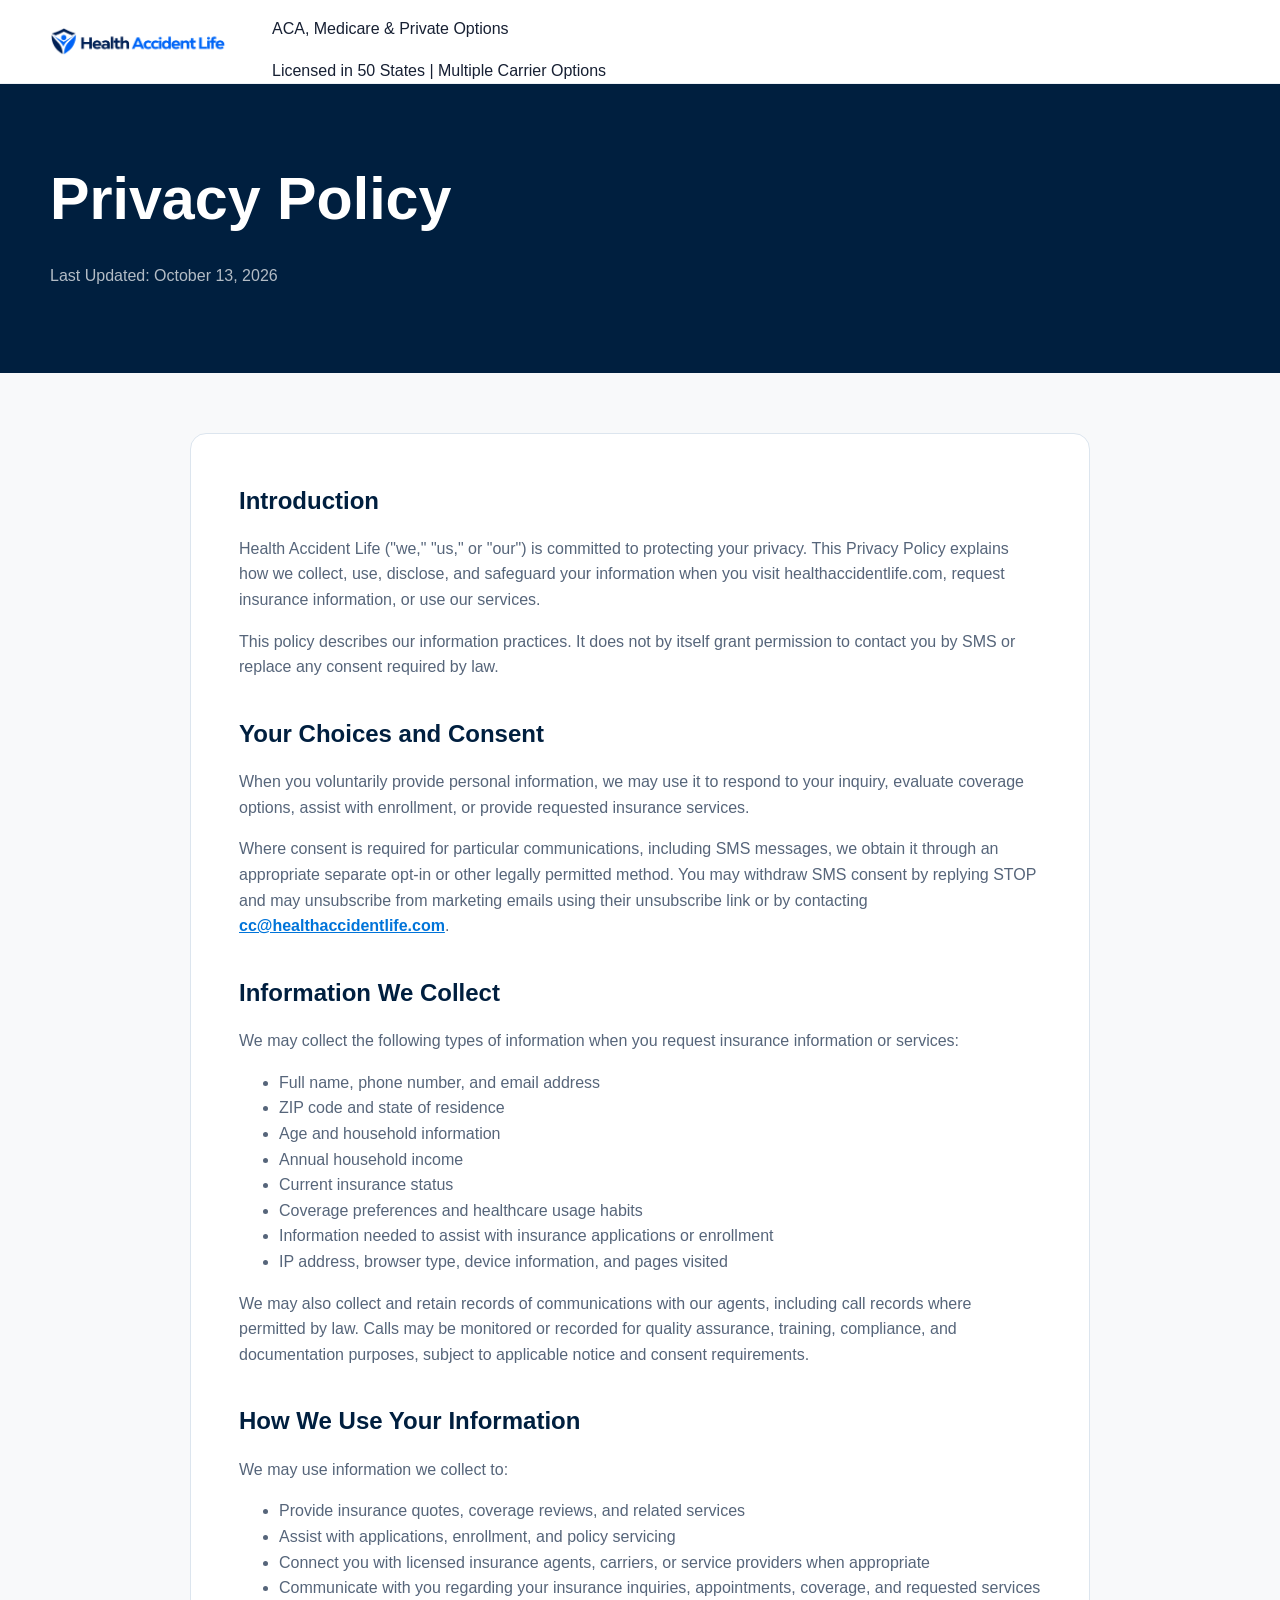
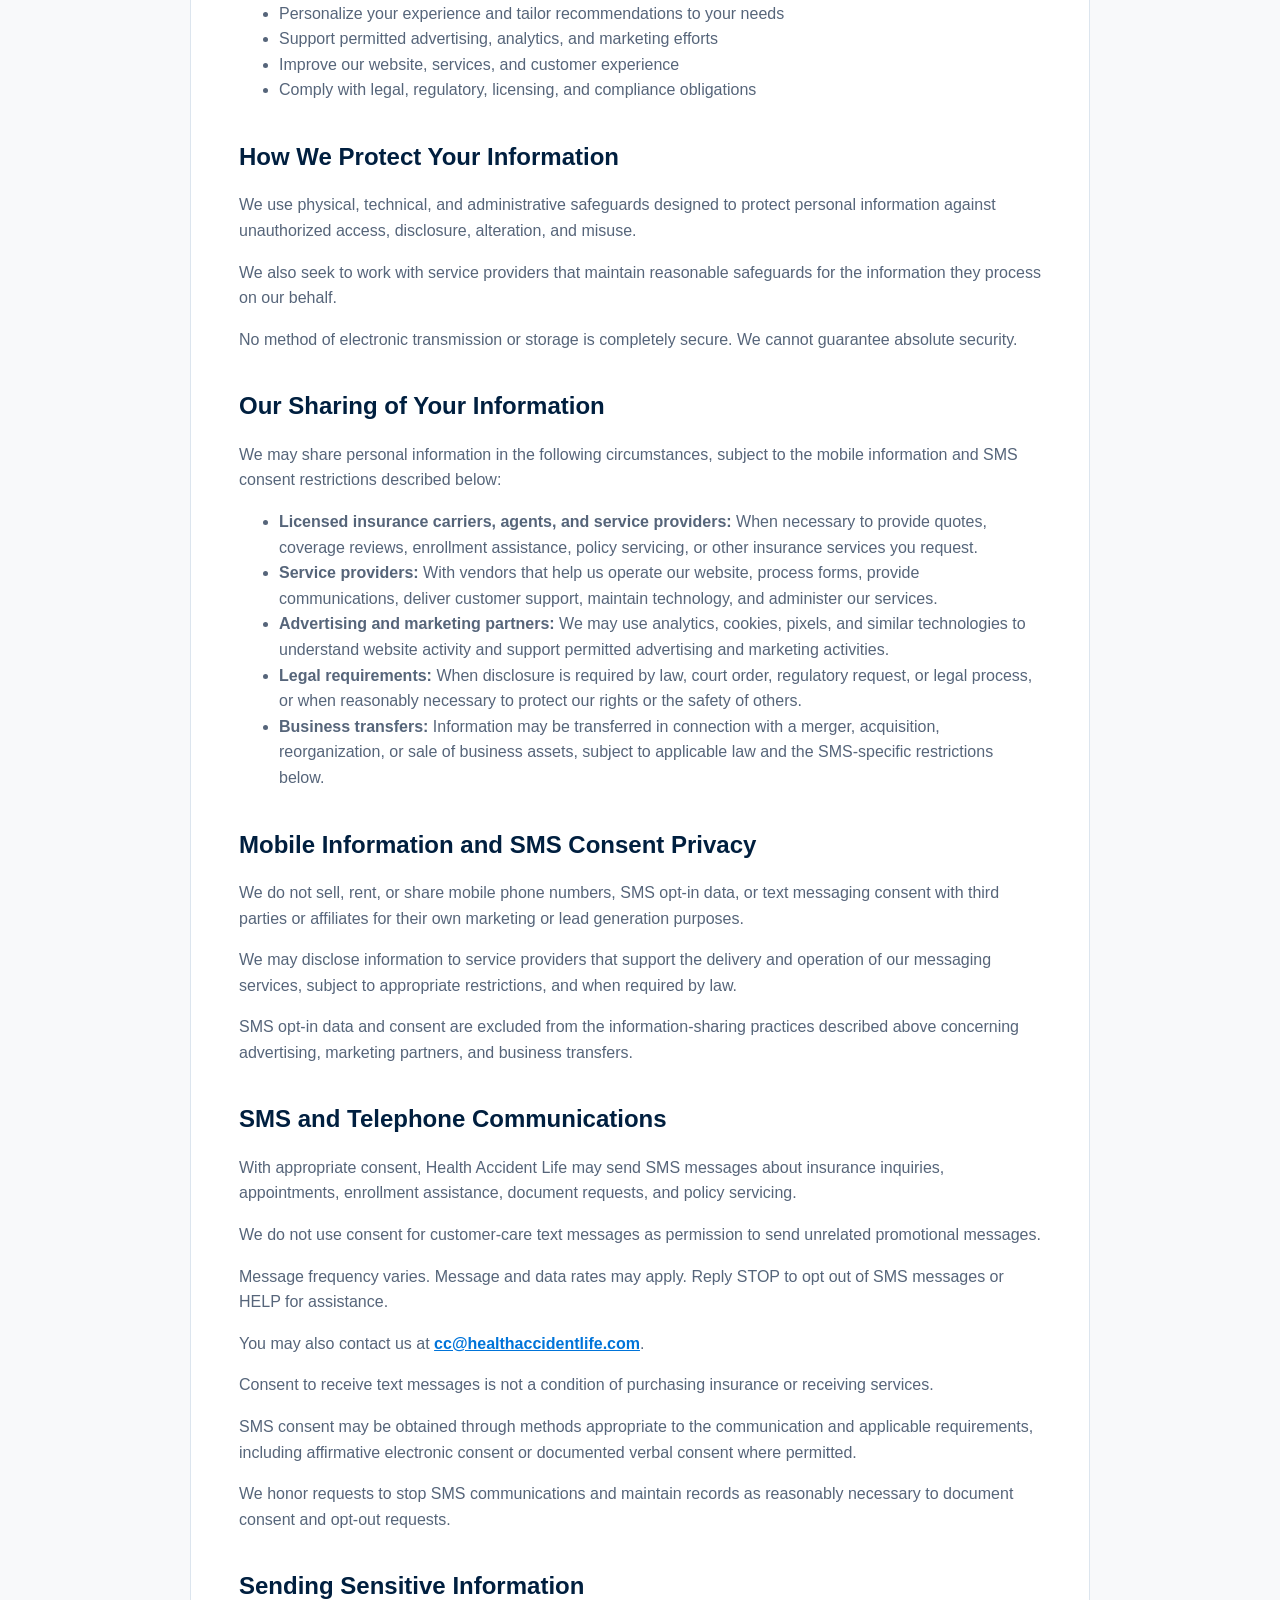
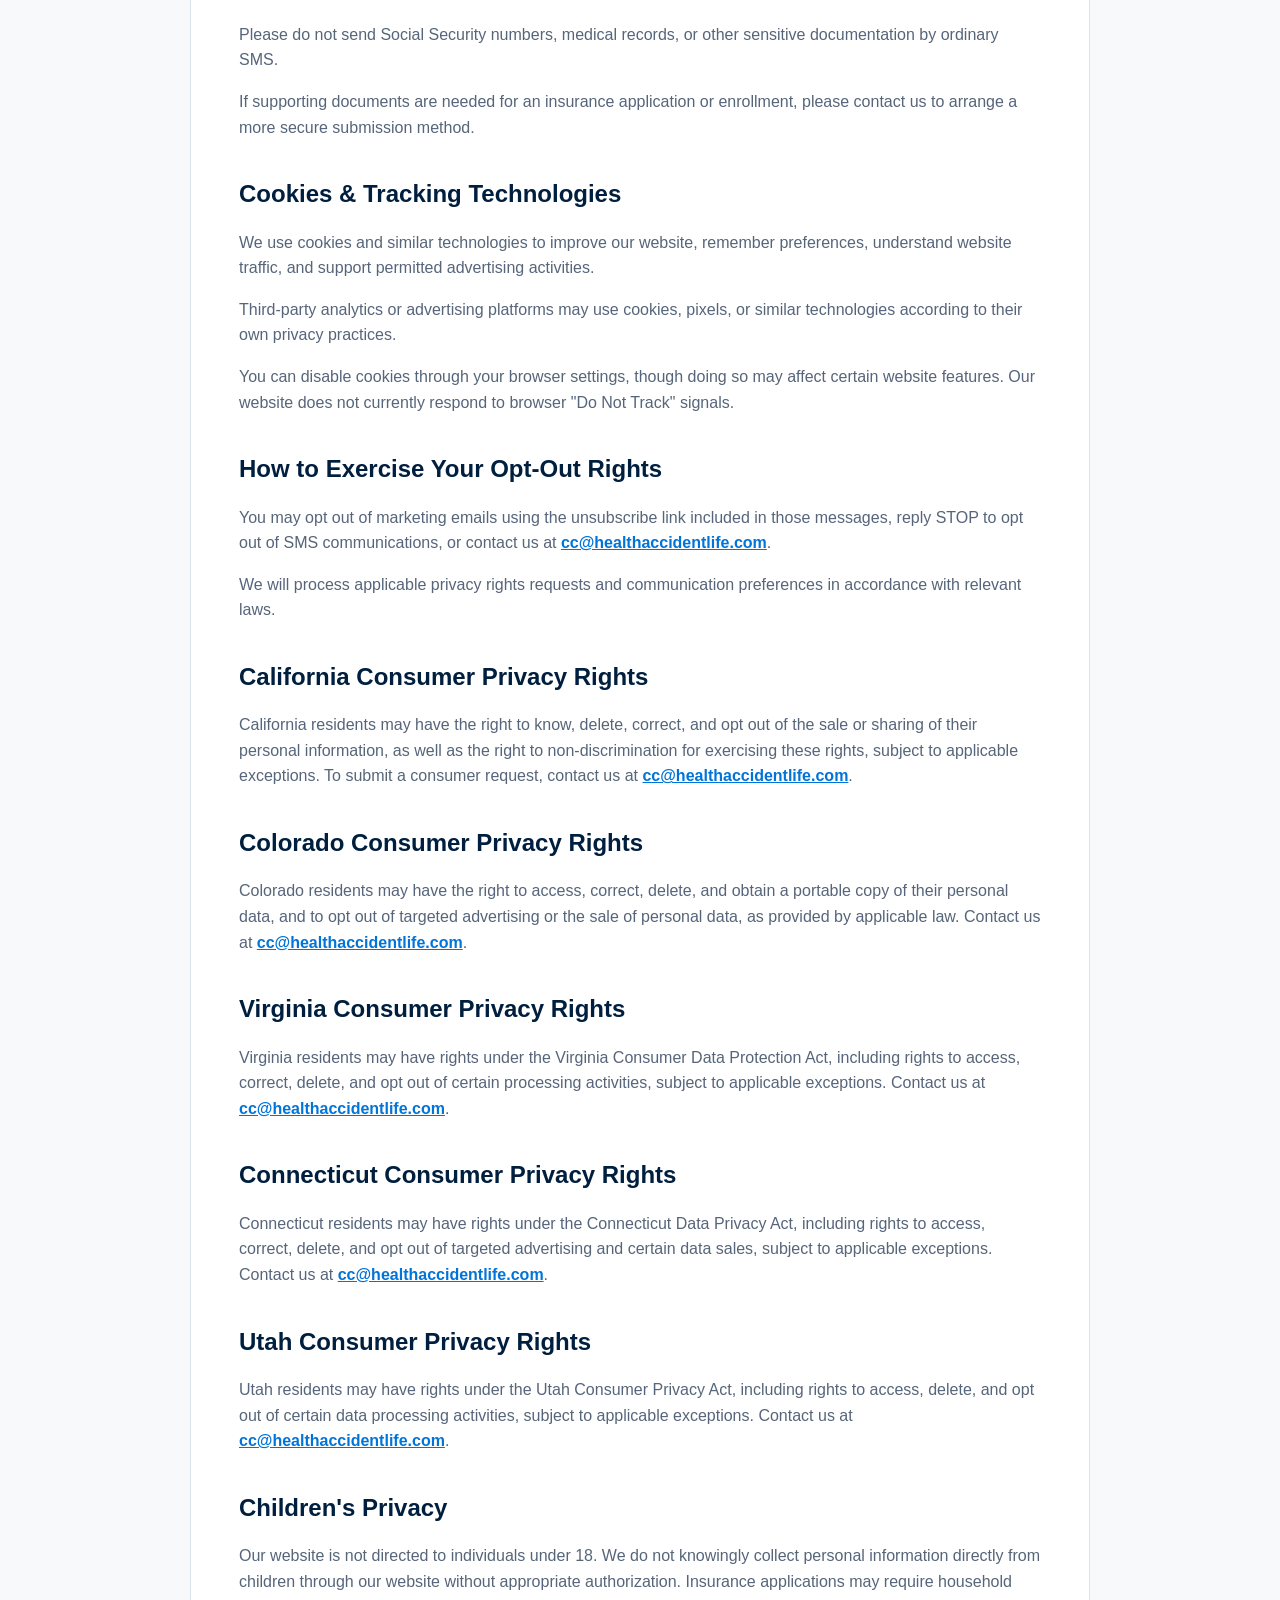
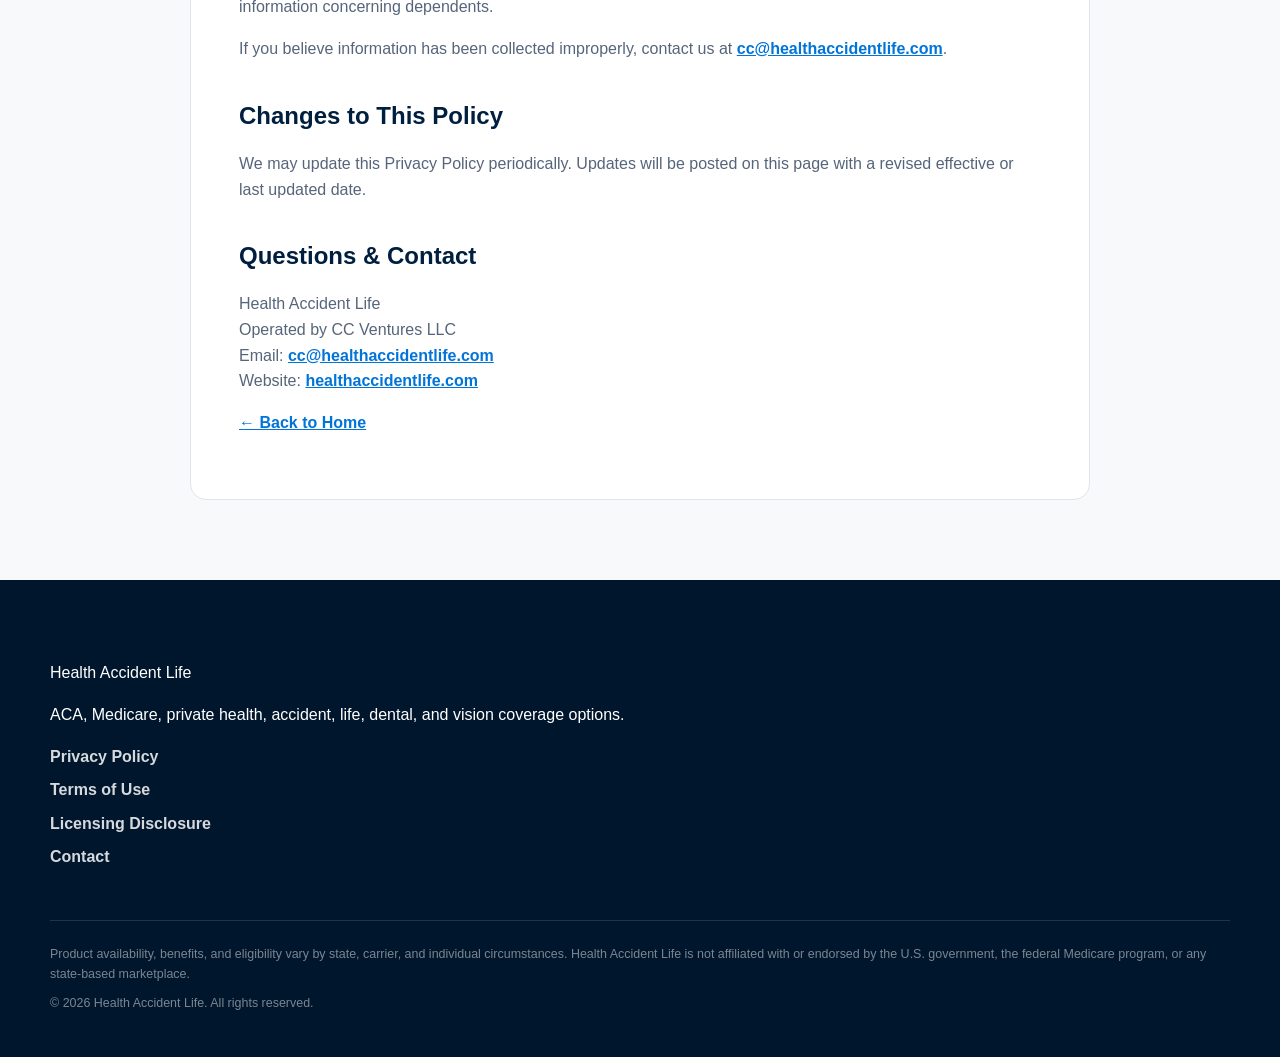
<file: privacy.html>
<!DOCTYPE html>
<html lang="en">
<head>
  <meta charset="UTF-8" />
  <meta name="viewport" content="width=device-width, initial-scale=1.0" />

  <title>Privacy Policy | Health Accident Life</title>

  <meta
    name="description"
    content="Privacy Policy for Health Accident Life."
  />

  <link rel="stylesheet" href="css/style.css" />
</head>

<body class="legal-page">
  <header class="site-header">
    <div class="container header-inner">
      <a href="index.html" class="brand-link" aria-label="Health Accident Life home">
       <img src="images/health-accident-life-logo.png" alt="Health Accident Life logo" class="site-logo" />
      </a>

      <div class="header-trust">
        <p>ACA, Medicare &amp; Private Options</p>
        <span>Licensed in 50 States | Multiple Carrier Options</span>
      </div>
    </div>
  </header>

  <main>
    <section class="legal-hero">
      <div class="container">
        <h1>Privacy Policy</h1>
        <p>Last Updated: October 13, 2026</p>
      </div>
    </section>

    <section class="legal-content">
      <div class="container">
        <article class="legal-card">

          <h2>Introduction</h2>
          <p>
            Health Accident Life ("we," "us," or "our") is committed to protecting your privacy. This Privacy Policy explains how we collect, use, disclose, and safeguard your information when you visit healthaccidentlife.com, request insurance information, or use our services.
          </p>
          <p>
            This policy describes our information practices. It does not by itself grant permission to contact you by SMS or replace any consent required by law.
          </p>

          <h2>Your Choices and Consent</h2>
          <p>
            When you voluntarily provide personal information, we may use it to respond to your inquiry, evaluate coverage options, assist with enrollment, or provide requested insurance services.
          </p>
          <p>
            Where consent is required for particular communications, including SMS messages, we obtain it through an appropriate separate opt-in or other legally permitted method. You may withdraw SMS consent by replying STOP and may unsubscribe from marketing emails using their unsubscribe link or by contacting <a href="mailto:cc@healthaccidentlife.com">cc@healthaccidentlife.com</a>.
          </p>

          <h2>Information We Collect</h2>
          <p>
            We may collect the following types of information when you request insurance information or services:
          </p>
          <ul>
            <li>Full name, phone number, and email address</li>
            <li>ZIP code and state of residence</li>
            <li>Age and household information</li>
            <li>Annual household income</li>
            <li>Current insurance status</li>
            <li>Coverage preferences and healthcare usage habits</li>
            <li>Information needed to assist with insurance applications or enrollment</li>
            <li>IP address, browser type, device information, and pages visited</li>
          </ul>
          <p>
            We may also collect and retain records of communications with our agents, including call records where permitted by law. Calls may be monitored or recorded for quality assurance, training, compliance, and documentation purposes, subject to applicable notice and consent requirements.
          </p>

          <h2>How We Use Your Information</h2>
          <p>We may use information we collect to:</p>
          <ul>
            <li>Provide insurance quotes, coverage reviews, and related services</li>
            <li>Assist with applications, enrollment, and policy servicing</li>
            <li>Connect you with licensed insurance agents, carriers, or service providers when appropriate</li>
            <li>Communicate with you regarding your insurance inquiries, appointments, coverage, and requested services</li>
            <li>Personalize your experience and tailor recommendations to your needs</li>
            <li>Support permitted advertising, analytics, and marketing efforts</li>
            <li>Improve our website, services, and customer experience</li>
            <li>Comply with legal, regulatory, licensing, and compliance obligations</li>
          </ul>

          <h2>How We Protect Your Information</h2>
          <p>
            We use physical, technical, and administrative safeguards designed to protect personal information against unauthorized access, disclosure, alteration, and misuse.
          </p>
          <p>
            We also seek to work with service providers that maintain reasonable safeguards for the information they process on our behalf.
          </p>
          <p>
            No method of electronic transmission or storage is completely secure. We cannot guarantee absolute security.
          </p>

          <h2>Our Sharing of Your Information</h2>
          <p>
            We may share personal information in the following circumstances, subject to the mobile information and SMS consent restrictions described below:
          </p>
          <ul>
            <li>
              <strong>Licensed insurance carriers, agents, and service providers:</strong>
              When necessary to provide quotes, coverage reviews, enrollment assistance, policy servicing, or other insurance services you request.
            </li>
            <li>
              <strong>Service providers:</strong>
              With vendors that help us operate our website, process forms, provide communications, deliver customer support, maintain technology, and administer our services.
            </li>
            <li>
              <strong>Advertising and marketing partners:</strong>
              We may use analytics, cookies, pixels, and similar technologies to understand website activity and support permitted advertising and marketing activities.
            </li>
            <li>
              <strong>Legal requirements:</strong>
              When disclosure is required by law, court order, regulatory request, or legal process, or when reasonably necessary to protect our rights or the safety of others.
            </li>
            <li>
              <strong>Business transfers:</strong>
              Information may be transferred in connection with a merger, acquisition, reorganization, or sale of business assets, subject to applicable law and the SMS-specific restrictions below.
            </li>
          </ul>

          <h2>Mobile Information and SMS Consent Privacy</h2>
          <p>
            We do not sell, rent, or share mobile phone numbers, SMS opt-in data, or text messaging consent with third parties or affiliates for their own marketing or lead generation purposes.
          </p>
          <p>
            We may disclose information to service providers that support the delivery and operation of our messaging services, subject to appropriate restrictions, and when required by law.
          </p>
          <p>
            SMS opt-in data and consent are excluded from the information-sharing practices described above concerning advertising, marketing partners, and business transfers.
          </p>

          <h2>SMS and Telephone Communications</h2>
          <p>
            With appropriate consent, Health Accident Life may send SMS messages about insurance inquiries, appointments, enrollment assistance, document requests, and policy servicing.
          </p>
          <p>
            We do not use consent for customer-care text messages as permission to send unrelated promotional messages.
          </p>
          <p>
            Message frequency varies. Message and data rates may apply. Reply STOP to opt out of SMS messages or HELP for assistance.
          </p>
          <p>
            You may also contact us at <a href="mailto:cc@healthaccidentlife.com">cc@healthaccidentlife.com</a>.
          </p>
          <p>
            Consent to receive text messages is not a condition of purchasing insurance or receiving services.
          </p>
          <p>
            SMS consent may be obtained through methods appropriate to the communication and applicable requirements, including affirmative electronic consent or documented verbal consent where permitted.
          </p>
          <p>
            We honor requests to stop SMS communications and maintain records as reasonably necessary to document consent and opt-out requests.
          </p>

          <h2>Sending Sensitive Information</h2>
          <p>
            Please do not send Social Security numbers, medical records, or other sensitive documentation by ordinary SMS.
          </p>
          <p>
            If supporting documents are needed for an insurance application or enrollment, please contact us to arrange a more secure submission method.
          </p>

          <h2>Cookies &amp; Tracking Technologies</h2>
          <p>
            We use cookies and similar technologies to improve our website, remember preferences, understand website traffic, and support permitted advertising activities.
          </p>
          <p>
            Third-party analytics or advertising platforms may use cookies, pixels, or similar technologies according to their own privacy practices.
          </p>
          <p>
            You can disable cookies through your browser settings, though doing so may affect certain website features. Our website does not currently respond to browser "Do Not Track" signals.
          </p>

          <h2>How to Exercise Your Opt-Out Rights</h2>
          <p>
            You may opt out of marketing emails using the unsubscribe link included in those messages, reply STOP to opt out of SMS communications, or contact us at <a href="mailto:cc@healthaccidentlife.com">cc@healthaccidentlife.com</a>.
          </p>
          <p>
            We will process applicable privacy rights requests and communication preferences in accordance with relevant laws.
          </p>

          <h2>California Consumer Privacy Rights</h2>
          <p>
            California residents may have the right to know, delete, correct, and opt out of the sale or sharing of their personal information, as well as the right to non-discrimination for exercising these rights, subject to applicable exceptions. To submit a consumer request, contact us at <a href="mailto:cc@healthaccidentlife.com">cc@healthaccidentlife.com</a>.
          </p>

          <h2>Colorado Consumer Privacy Rights</h2>
          <p>
            Colorado residents may have the right to access, correct, delete, and obtain a portable copy of their personal data, and to opt out of targeted advertising or the sale of personal data, as provided by applicable law. Contact us at <a href="mailto:cc@healthaccidentlife.com">cc@healthaccidentlife.com</a>.
          </p>

          <h2>Virginia Consumer Privacy Rights</h2>
          <p>
            Virginia residents may have rights under the Virginia Consumer Data Protection Act, including rights to access, correct, delete, and opt out of certain processing activities, subject to applicable exceptions. Contact us at <a href="mailto:cc@healthaccidentlife.com">cc@healthaccidentlife.com</a>.
          </p>

          <h2>Connecticut Consumer Privacy Rights</h2>
          <p>
            Connecticut residents may have rights under the Connecticut Data Privacy Act, including rights to access, correct, delete, and opt out of targeted advertising and certain data sales, subject to applicable exceptions. Contact us at <a href="mailto:cc@healthaccidentlife.com">cc@healthaccidentlife.com</a>.
          </p>

          <h2>Utah Consumer Privacy Rights</h2>
          <p>
            Utah residents may have rights under the Utah Consumer Privacy Act, including rights to access, delete, and opt out of certain data processing activities, subject to applicable exceptions. Contact us at <a href="mailto:cc@healthaccidentlife.com">cc@healthaccidentlife.com</a>.
          </p>

          <h2>Children's Privacy</h2>
          <p>
            Our website is not directed to individuals under 18. We do not knowingly collect personal information directly from children through our website without appropriate authorization. Insurance applications may require household information concerning dependents.
          </p>
          <p>
            If you believe information has been collected improperly, contact us at <a href="mailto:cc@healthaccidentlife.com">cc@healthaccidentlife.com</a>.
          </p>

          <h2>Changes to This Policy</h2>
          <p>
            We may update this Privacy Policy periodically. Updates will be posted on this page with a revised effective or last updated date.
          </p>

          <h2>Questions &amp; Contact</h2>
          <p>
            Health Accident Life<br />
            Operated by CC Ventures LLC<br />
            Email: <a href="mailto:cc@healthaccidentlife.com">cc@healthaccidentlife.com</a><br />
            Website: <a href="https://healthaccidentlife.com/">healthaccidentlife.com</a>
          </p>

          <p>
            <a href="index.html">&larr; Back to Home</a>
          </p>

        </article>
      </div>
    </section>
  </main>

  <footer class="site-footer">
    <div class="container footer-inner">
      <div>
        <p class="footer-brand">Health Accident Life</p>
        <p class="footer-text">
          ACA, Medicare, private health, accident, life, dental, and vision coverage options.
        </p>
      </div>

      <div class="footer-links">
        <a href="privacy.html">Privacy Policy</a>
        <a href="terms.html">Terms of Use</a>
        <a href="licensing.html">Licensing Disclosure</a>
        <a href="mailto:cc@healthaccidentlife.com">Contact</a>
      </div>
    </div>

    <div class="container footer-disclaimer">
      <p>
        Product availability, benefits, and eligibility vary by state, carrier, and individual circumstances. Health Accident Life is not affiliated with or endorsed by the U.S. government, the federal Medicare program, or any state-based marketplace.
      </p>
      <p>&copy; 2026 Health Accident Life. All rights reserved.</p>
    </div>
  </footer>
</body>
</html>
</file>
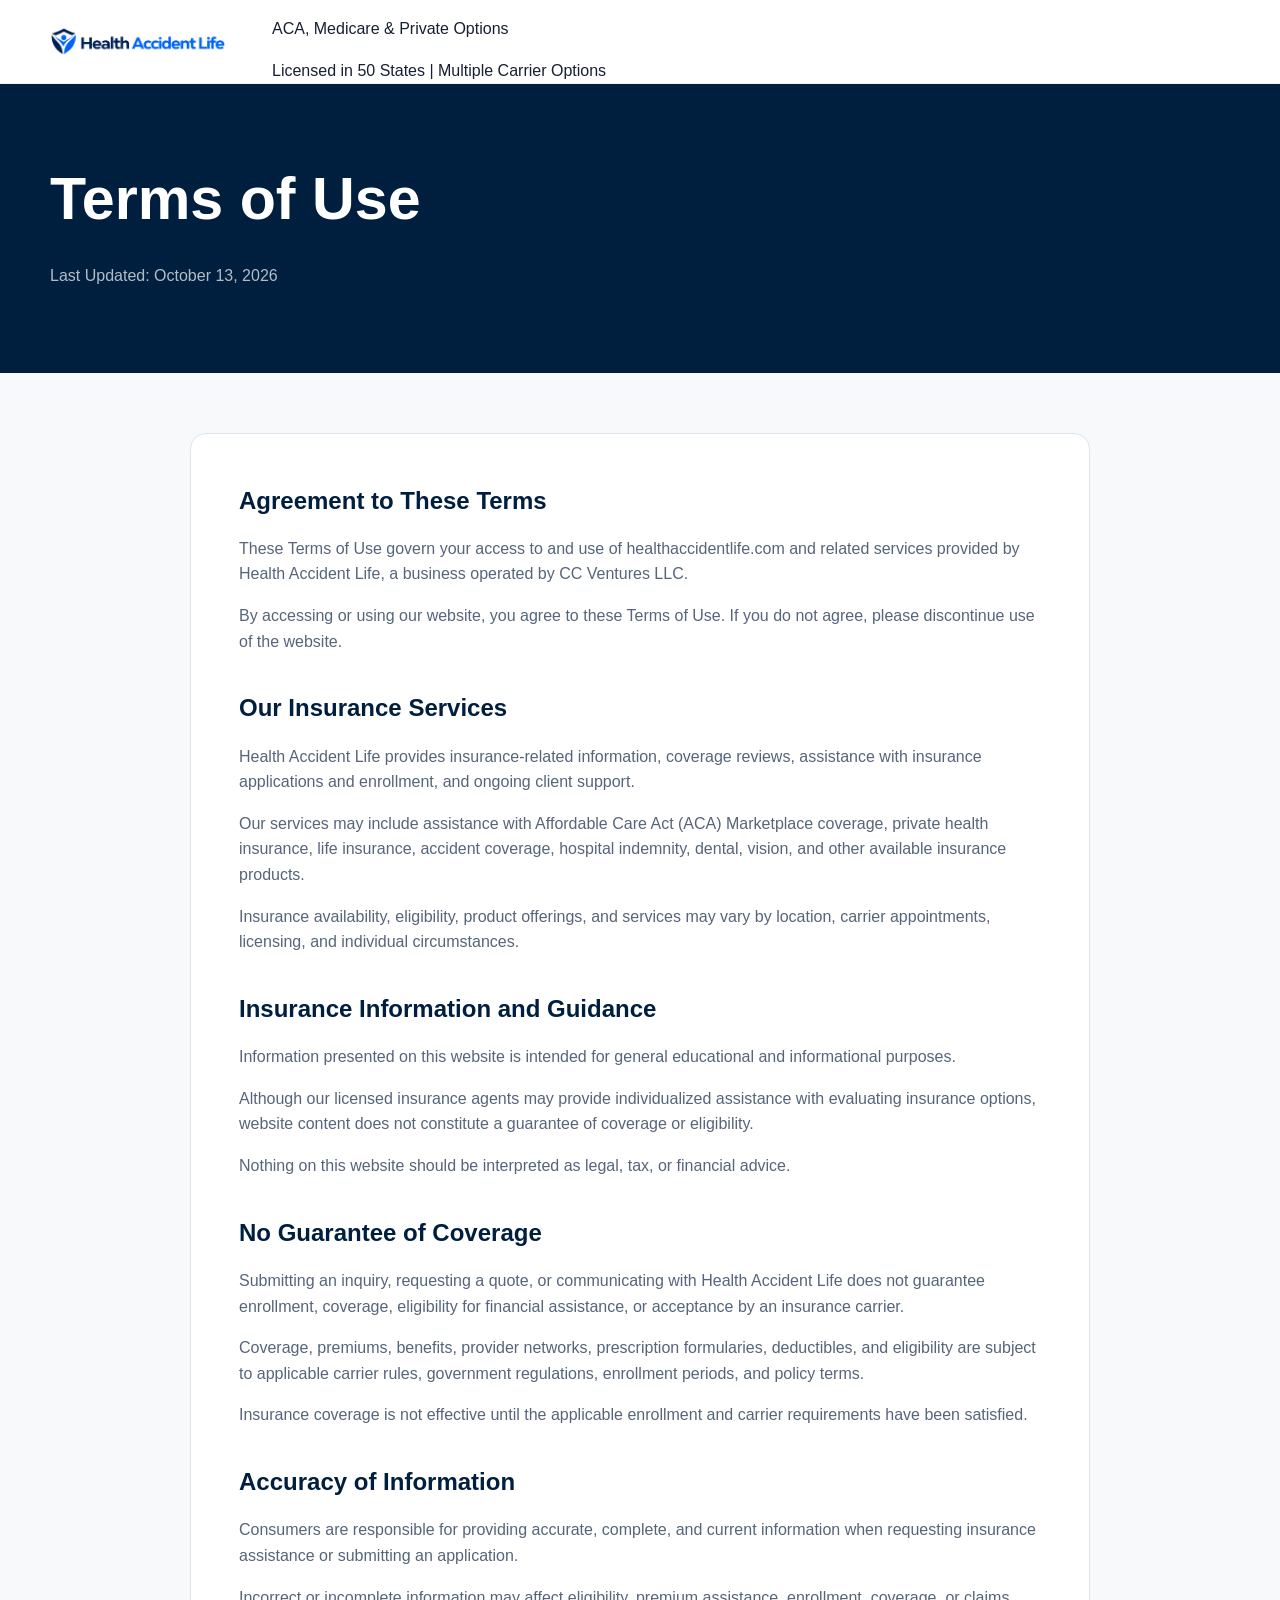
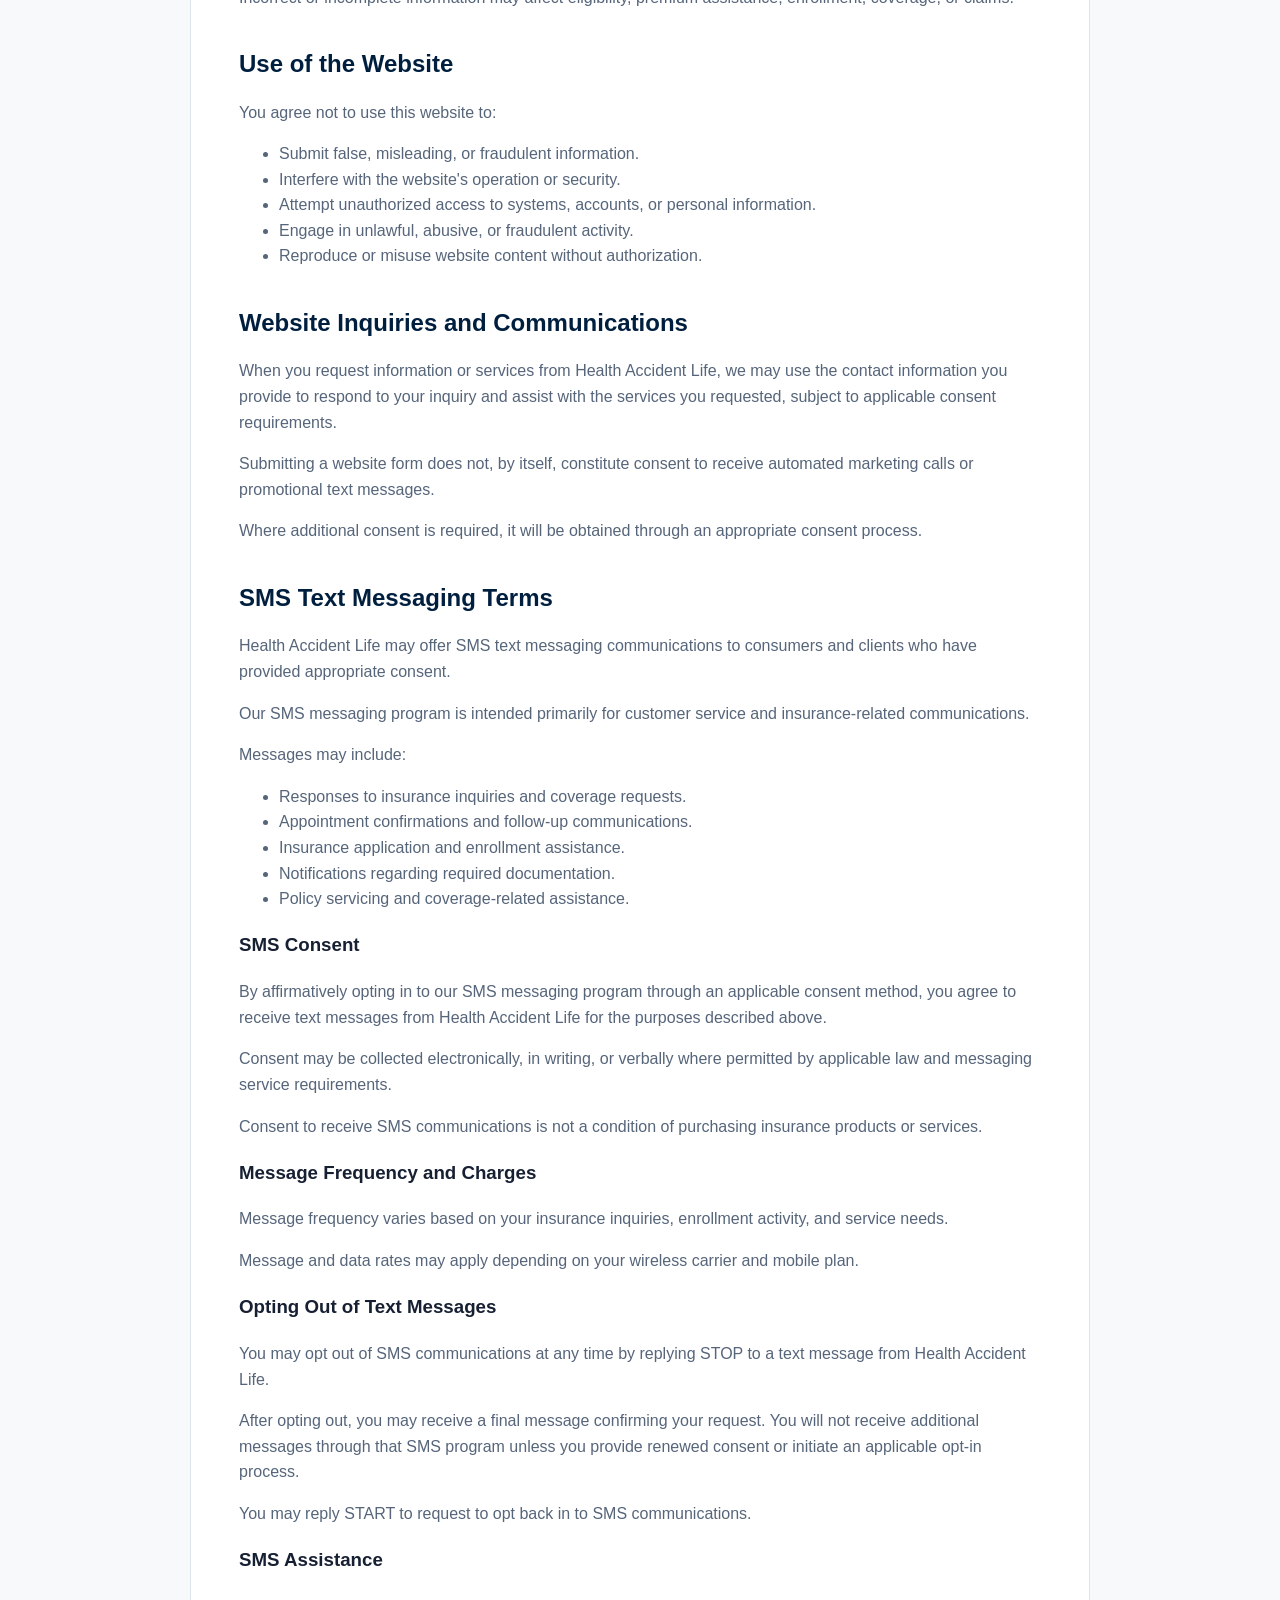
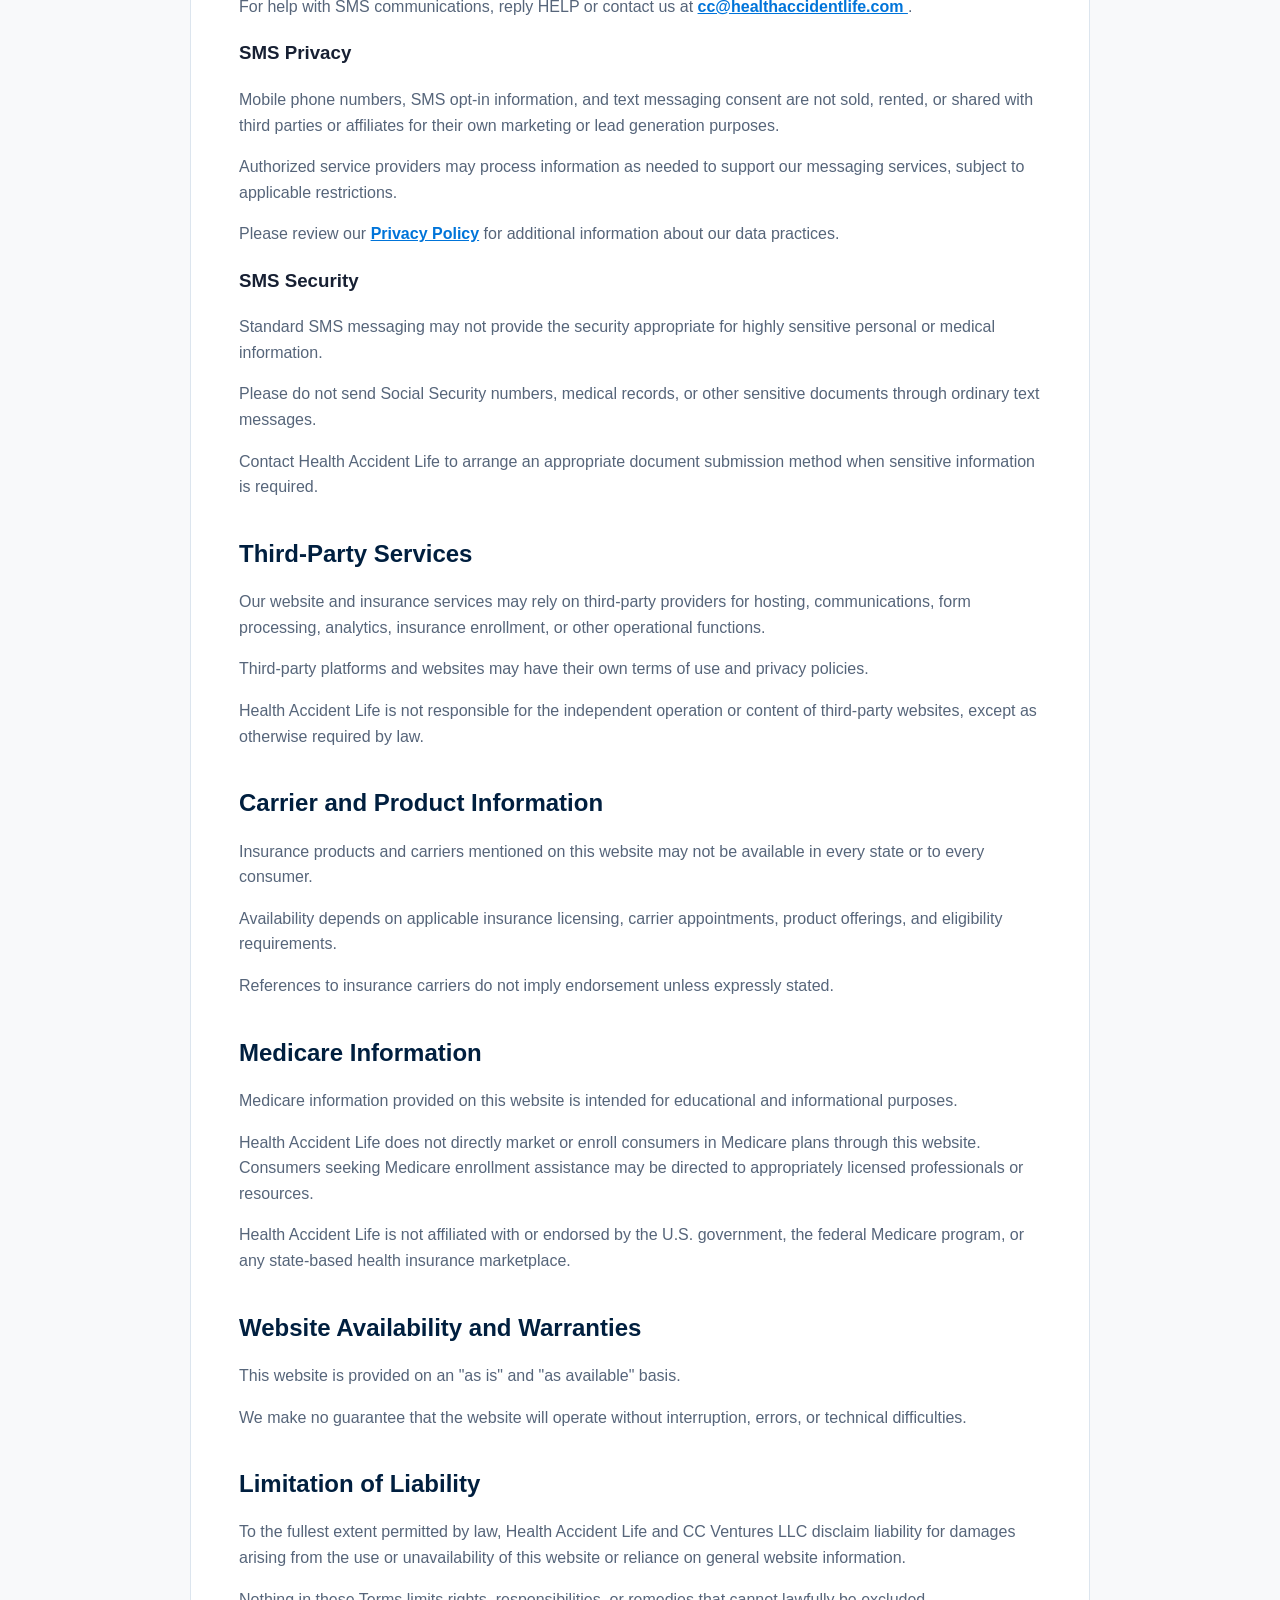
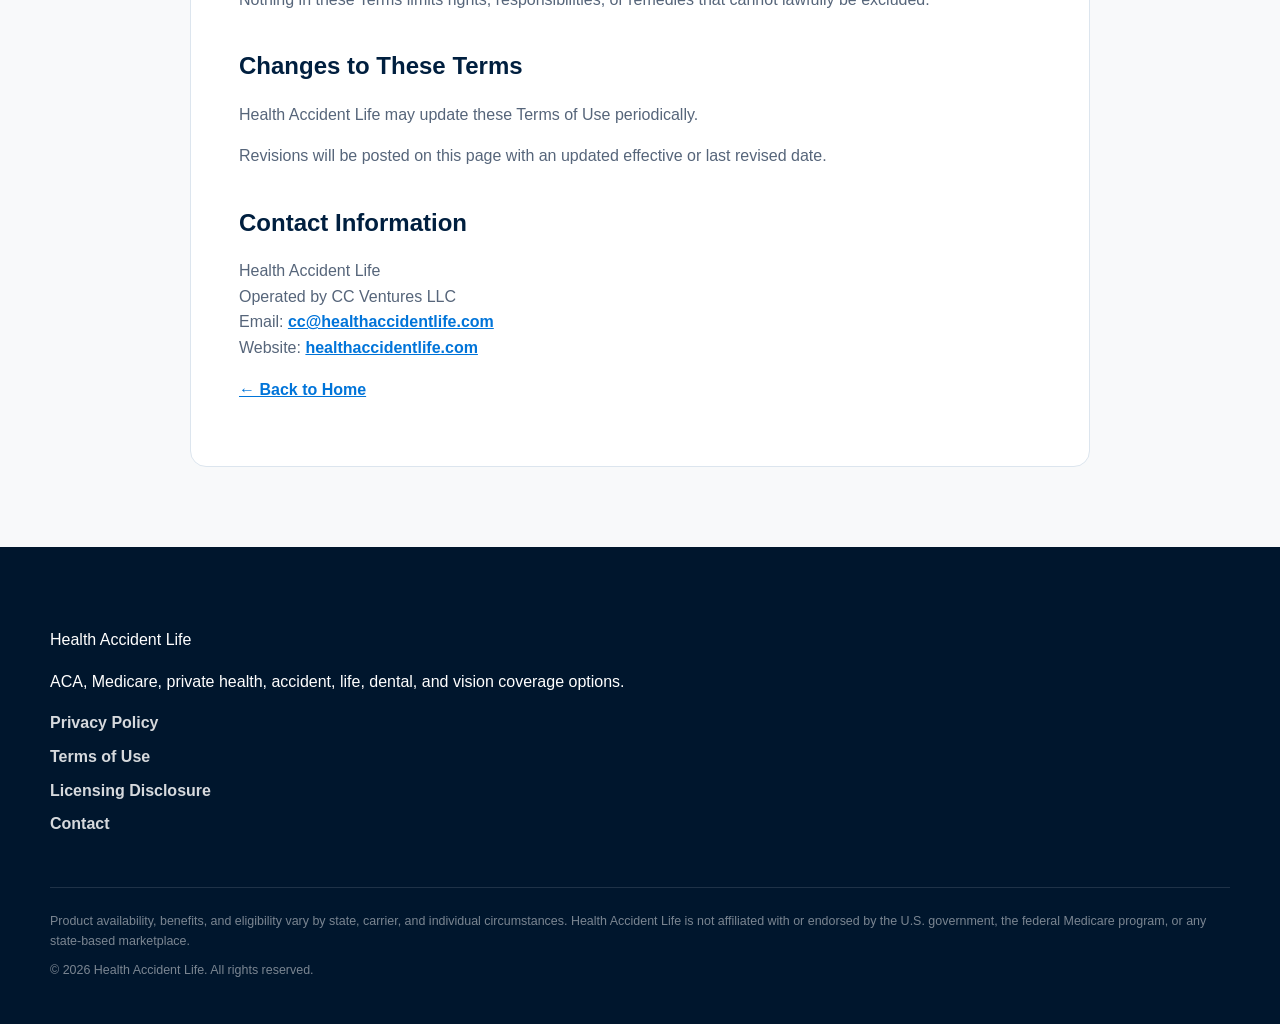
<file: terms.html>
<!DOCTYPE html>
<html lang="en">
<head>
  <meta charset="UTF-8" />
  <meta name="viewport" content="width=device-width, initial-scale=1.0" />

  <title>Terms of Use | Health Accident Life</title>

  <meta
    name="description"
    content="Terms of Use and SMS communications policies for Health Accident Life, operated by CC Ventures LLC."
  />

  <link rel="stylesheet" href="css/style.css" />
</head>

<body class="legal-page">

  <header class="site-header">
    <div class="container header-inner">
      <a href="index.html" class="brand-link" aria-label="Health Accident Life home">
       <img src="images/health-accident-life-logo.png" alt="Health Accident Life logo" class="site-logo" /> 
      </a>

      <div class="header-trust">
        <p>ACA, Medicare &amp; Private Options</p>
        <span>Licensed in 50 States | Multiple Carrier Options</span>
      </div>
    </div>
  </header>

  <main>

    <section class="legal-hero">
      <div class="container">
        <h1>Terms of Use</h1>
        <p>Last Updated: October 13, 2026</p>
      </div>
    </section>

    <section class="legal-content">
      <div class="container">
        <article class="legal-card">

          <h2>Agreement to These Terms</h2>
          <p>
            These Terms of Use govern your access to and use
            of healthaccidentlife.com and related services
            provided by Health Accident Life, a business
            operated by CC Ventures LLC.
          </p>

          <p>
            By accessing or using our website, you agree
            to these Terms of Use. If you do not agree,
            please discontinue use of the website.
          </p>

          <h2>Our Insurance Services</h2>
          <p>
            Health Accident Life provides insurance-related
            information, coverage reviews, assistance with
            insurance applications and enrollment, and
            ongoing client support.
          </p>

          <p>
            Our services may include assistance with
            Affordable Care Act (ACA) Marketplace coverage,
            private health insurance, life insurance,
            accident coverage, hospital indemnity,
            dental, vision, and other available
            insurance products.
          </p>

          <p>
            Insurance availability, eligibility,
            product offerings, and services may vary
            by location, carrier appointments,
            licensing, and individual circumstances.
          </p>

          <h2>Insurance Information and Guidance</h2>
          <p>
            Information presented on this website is
            intended for general educational and
            informational purposes.
          </p>

          <p>
            Although our licensed insurance agents
            may provide individualized assistance
            with evaluating insurance options,
            website content does not constitute
            a guarantee of coverage or eligibility.
          </p>

          <p>
            Nothing on this website should be interpreted
            as legal, tax, or financial advice.
          </p>

          <h2>No Guarantee of Coverage</h2>
          <p>
            Submitting an inquiry, requesting a quote,
            or communicating with Health Accident Life
            does not guarantee enrollment, coverage,
            eligibility for financial assistance,
            or acceptance by an insurance carrier.
          </p>

          <p>
            Coverage, premiums, benefits, provider networks,
            prescription formularies, deductibles,
            and eligibility are subject to applicable
            carrier rules, government regulations,
            enrollment periods, and policy terms.
          </p>

          <p>
            Insurance coverage is not effective until
            the applicable enrollment and carrier
            requirements have been satisfied.
          </p>

          <h2>Accuracy of Information</h2>
          <p>
            Consumers are responsible for providing
            accurate, complete, and current information
            when requesting insurance assistance
            or submitting an application.
          </p>

          <p>
            Incorrect or incomplete information may
            affect eligibility, premium assistance,
            enrollment, coverage, or claims.
          </p>

          <h2>Use of the Website</h2>
          <p>
            You agree not to use this website to:
          </p>

          <ul>
            <li>
              Submit false, misleading, or fraudulent
              information.
            </li>
            <li>
              Interfere with the website's operation
              or security.
            </li>
            <li>
              Attempt unauthorized access to systems,
              accounts, or personal information.
            </li>
            <li>
              Engage in unlawful, abusive, or
              fraudulent activity.
            </li>
            <li>
              Reproduce or misuse website content
              without authorization.
            </li>
          </ul>

          <h2>Website Inquiries and Communications</h2>
          <p>
            When you request information or services
            from Health Accident Life, we may use
            the contact information you provide
            to respond to your inquiry and assist
            with the services you requested,
            subject to applicable consent requirements.
          </p>

          <p>
            Submitting a website form does not,
            by itself, constitute consent to receive
            automated marketing calls or promotional
            text messages.
          </p>

          <p>
            Where additional consent is required,
            it will be obtained through an appropriate
            consent process.
          </p>

          <h2>SMS Text Messaging Terms</h2>
          <p>
            Health Accident Life may offer SMS text
            messaging communications to consumers
            and clients who have provided appropriate
            consent.
          </p>

          <p>
            Our SMS messaging program is intended
            primarily for customer service and
            insurance-related communications.
          </p>

          <p>
            Messages may include:
          </p>

          <ul>
            <li>
              Responses to insurance inquiries
              and coverage requests.
            </li>
            <li>
              Appointment confirmations
              and follow-up communications.
            </li>
            <li>
              Insurance application and
              enrollment assistance.
            </li>
            <li>
              Notifications regarding
              required documentation.
            </li>
            <li>
              Policy servicing and
              coverage-related assistance.
            </li>
          </ul>

          <h3>SMS Consent</h3>
          <p>
            By affirmatively opting in to our SMS
            messaging program through an applicable
            consent method, you agree to receive
            text messages from Health Accident Life
            for the purposes described above.
          </p>

          <p>
            Consent may be collected electronically,
            in writing, or verbally where permitted
            by applicable law and messaging
            service requirements.
          </p>

          <p>
            Consent to receive SMS communications
            is not a condition of purchasing
            insurance products or services.
          </p>

          <h3>Message Frequency and Charges</h3>
          <p>
            Message frequency varies based on
            your insurance inquiries, enrollment
            activity, and service needs.
          </p>

          <p>
            Message and data rates may apply
            depending on your wireless carrier
            and mobile plan.
          </p>

          <h3>Opting Out of Text Messages</h3>
          <p>
            You may opt out of SMS communications
            at any time by replying STOP
            to a text message from Health Accident Life.
          </p>

          <p>
            After opting out, you may receive
            a final message confirming your request.
            You will not receive additional
            messages through that SMS program
            unless you provide renewed consent
            or initiate an applicable opt-in process.
          </p>

          <p>
            You may reply START to request
            to opt back in to SMS communications.
          </p>

          <h3>SMS Assistance</h3>
          <p>
            For help with SMS communications,
            reply HELP or contact us at
            <a href="mailto:cc@healthaccidentlife.com">
              cc@healthaccidentlife.com
            </a>.
          </p>

          <h3>SMS Privacy</h3>
          <p>
            Mobile phone numbers, SMS opt-in
            information, and text messaging consent
            are not sold, rented, or shared
            with third parties or affiliates
            for their own marketing or
            lead generation purposes.
          </p>

          <p>
            Authorized service providers may
            process information as needed to
            support our messaging services,
            subject to applicable restrictions.
          </p>

          <p>
            Please review our
            <a href="privacy.html">Privacy Policy</a>
            for additional information about
            our data practices.
          </p>

          <h3>SMS Security</h3>
          <p>
            Standard SMS messaging may not
            provide the security appropriate
            for highly sensitive personal
            or medical information.
          </p>

          <p>
            Please do not send Social Security
            numbers, medical records, or other
            sensitive documents through
            ordinary text messages.
          </p>

          <p>
            Contact Health Accident Life
            to arrange an appropriate
            document submission method
            when sensitive information
            is required.
          </p>

          <h2>Third-Party Services</h2>
          <p>
            Our website and insurance services
            may rely on third-party providers
            for hosting, communications,
            form processing, analytics,
            insurance enrollment, or
            other operational functions.
          </p>

          <p>
            Third-party platforms and websites
            may have their own terms of use
            and privacy policies.
          </p>

          <p>
            Health Accident Life is not responsible
            for the independent operation or
            content of third-party websites,
            except as otherwise required by law.
          </p>

          <h2>Carrier and Product Information</h2>
          <p>
            Insurance products and carriers
            mentioned on this website may
            not be available in every state
            or to every consumer.
          </p>

          <p>
            Availability depends on applicable
            insurance licensing, carrier
            appointments, product offerings,
            and eligibility requirements.
          </p>

          <p>
            References to insurance carriers
            do not imply endorsement unless
            expressly stated.
          </p>

          <h2>Medicare Information</h2>
          <p>
            Medicare information provided on
            this website is intended for
            educational and informational purposes.
          </p>

          <p>
            Health Accident Life does not directly
            market or enroll consumers in
            Medicare plans through this website.
            Consumers seeking Medicare enrollment
            assistance may be directed to
            appropriately licensed professionals
            or resources.
          </p>

          <p>
            Health Accident Life is not affiliated
            with or endorsed by the U.S. government,
            the federal Medicare program,
            or any state-based health
            insurance marketplace.
          </p>

          <h2>Website Availability and Warranties</h2>
          <p>
            This website is provided on an
            "as is" and "as available" basis.
          </p>

          <p>
            We make no guarantee that the website
            will operate without interruption,
            errors, or technical difficulties.
          </p>

          <h2>Limitation of Liability</h2>
          <p>
            To the fullest extent permitted by law,
            Health Accident Life and CC Ventures LLC
            disclaim liability for damages arising
            from the use or unavailability of
            this website or reliance on general
            website information.
          </p>

          <p>
            Nothing in these Terms limits rights,
            responsibilities, or remedies that
            cannot lawfully be excluded.
          </p>

          <h2>Changes to These Terms</h2>
          <p>
            Health Accident Life may update
            these Terms of Use periodically.
          </p>

          <p>
            Revisions will be posted on this page
            with an updated effective or
            last revised date.
          </p>

          <h2>Contact Information</h2>
          <p>
            Health Accident Life<br />
            Operated by CC Ventures LLC<br />
            Email:
            <a href="mailto:cc@healthaccidentlife.com">
              cc@healthaccidentlife.com
            </a><br />
            Website:
            <a href="https://healthaccidentlife.com/">
              healthaccidentlife.com
            </a>
          </p>

          <p>
            <a href="index.html">&larr; Back to Home</a>
          </p>

        </article>
      </div>
    </section>
  </main>

  <footer class="site-footer">
    <div class="container footer-inner">

      <div>
        <p class="footer-brand">
          Health Accident Life
        </p>

        <p class="footer-text">
          ACA, Medicare, private health, accident,
          life, dental, and vision coverage options.
        </p>
      </div>

      <div class="footer-links">
        <a href="privacy.html">Privacy Policy</a>
        <a href="terms.html">Terms of Use</a>
        <a href="licensing.html">Licensing Disclosure</a>
        <a href="mailto:cc@healthaccidentlife.com">Contact</a>
      </div>

    </div>

    <div class="container footer-disclaimer">

      <p>
        Product availability, benefits, and eligibility
        vary by state, carrier, and individual circumstances.
        Health Accident Life is not affiliated with or
        endorsed by the U.S. government, the federal
        Medicare program, or any state-based marketplace.
      </p>

      <p>
        &copy; 2026 Health Accident Life.
        All rights reserved.
      </p>

    </div>
  </footer>

</body>
</html>
</file>
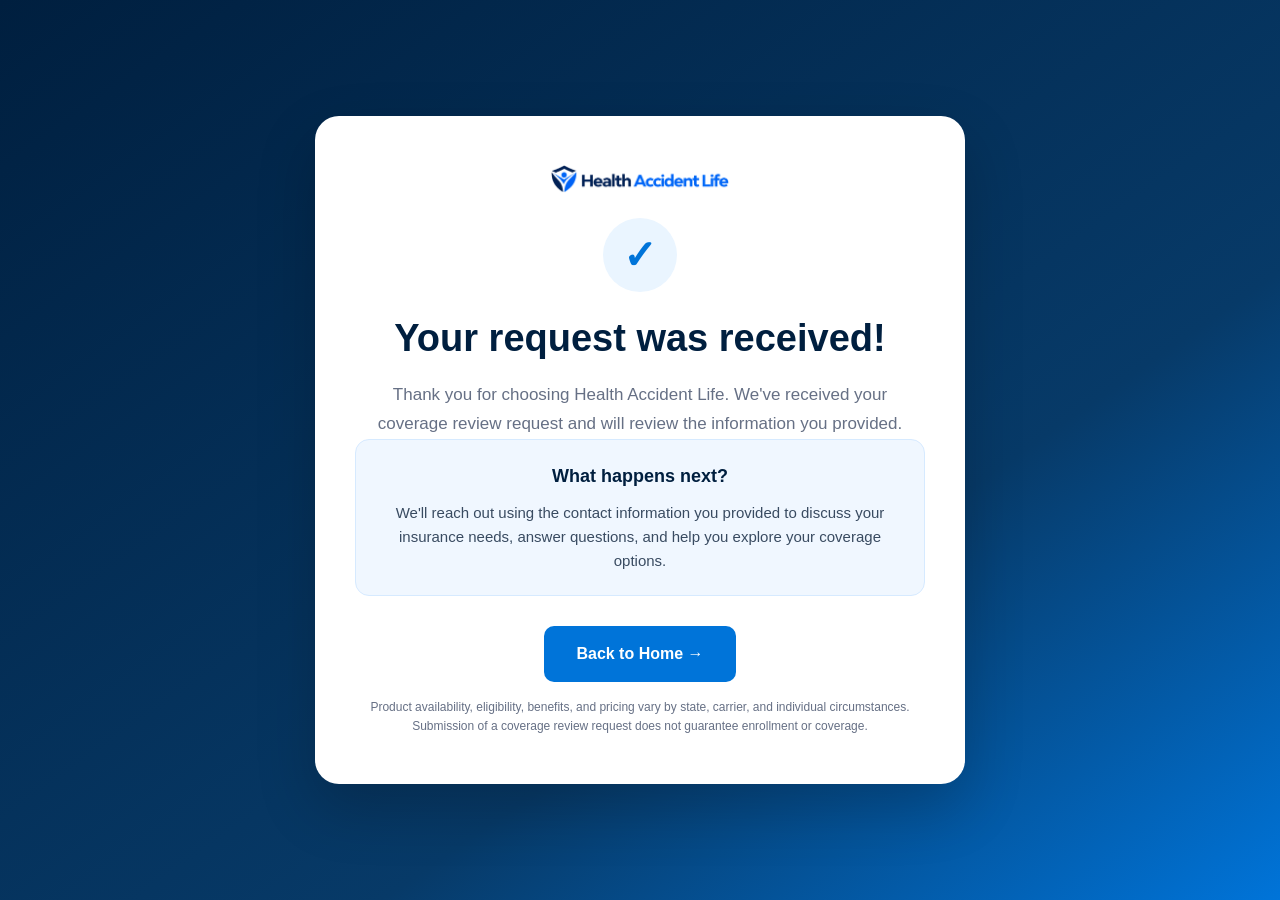
<file: thank-you.html>
<!DOCTYPE html>
<html lang="en">
<head>
  <meta charset="UTF-8" />
  <meta name="viewport" content="width=device-width, initial-scale=1.0" />

  <title>Thank You | Health Accident Life</title>

  <meta
    name="description"
    content="Your coverage review request has been received by Health Accident Life."
  />

  <link rel="stylesheet" href="/css/style.css" />

  <style>
    .thank-you-section {
      min-height: 100vh;
      min-height: 100dvh;
      display: flex;
      align-items: center;
      justify-content: center;
      padding: 48px 20px;
      background: linear-gradient(
        145deg,
        #001f3f 0%,
        #073a68 65%,
        #0074d9 100%
      );
    }

    .thank-you-card {
      width: 100%;
      max-width: 650px;
      background: #ffffff;
      border-radius: 24px;
      padding: 48px 40px;
      text-align: center;
      box-shadow: 0 24px 60px rgba(0, 0, 0, 0.2);
    }

    .thank-you-logo {
      display: block;
      width: min(100%, 310px);
      height: auto;
      margin: 0 auto 32px;
      object-fit: contain;
    }

    .success-icon {
      width: 74px;
      height: 74px;
      display: flex;
      align-items: center;
      justify-content: center;
      margin: 0 auto 24px;
      background: #eaf5ff;
      color: #0074d9;
      border-radius: 50%;
      font-size: 40px;
      font-weight: bold;
    }

    .thank-you-card h1 {
      color: #001f3f;
      font-size: clamp(28px, 5vw, 38px);
      line-height: 1.2;
      margin: 0 0 20px;
    }

    .thank-you-description {
      color: #5f6368;
      font-size: 17px;
      line-height: 1.7;
      margin-bottom: 28px;
    }

    .next-steps-box {
      background: #f0f7ff;
      border: 1px solid #d6eaff;
      border-radius: 14px;
      padding: 22px;
      margin-bottom: 30px;
    }

    .next-steps-box h2 {
      color: #001f3f;
      font-size: 18px;
      margin: 0 0 10px;
    }

    .next-steps-box p {
      color: #394b61;
      font-size: 15px;
      line-height: 1.6;
      margin: 0;
    }

    .thank-you-card .home-button {
      display: inline-flex;
      align-items: center;
      justify-content: center;
      padding: 15px 32px;
      background: #0074d9;
      color: #ffffff;
      border-radius: 10px;
      text-decoration: none;
      font-weight: 700;
      font-size: 16px;
      transition: background 0.2s ease;
    }

    .thank-you-card .home-button:hover {
      background: #005fb3;
      color: #ffffff;
    }

    .thank-you-disclaimer {
      font-size: 12px;
      line-height: 1.6;
      color: #667085;
      margin-top: 30px;
    }

    @media (max-width: 600px) {
      .thank-you-section {
        padding: 24px 16px;
      }

      .thank-you-card {
        padding: 36px 22px;
        border-radius: 18px;
      }

      .thank-you-logo {
        width: min(100%, 260px);
      }
    }
  </style>
</head>

<body>

  <main class="thank-you-section">

    <section class="thank-you-card">

      <img
        src="/images/health-accident-life-logo.png"
        alt="Health Accident Life"
        class="thank-you-logo"
      />

      <div class="success-icon" aria-hidden="true">
        &#10003;
      </div>

      <h1>Your request was received!</h1>

      <p class="thank-you-description">
        Thank you for choosing Health Accident Life.
        We've received your coverage review request
        and will review the information you provided.
      </p>

      <div class="next-steps-box">

        <h2>What happens next?</h2>

        <p>
          We'll reach out using the contact information
          you provided to discuss your insurance needs,
          answer questions, and help you explore
          your coverage options.
        </p>

      </div>

      <a href="/" class="home-button">
        Back to Home &rarr;
      </a>

      <p class="thank-you-disclaimer">
        Product availability, eligibility, benefits,
        and pricing vary by state, carrier, and
        individual circumstances.
        Submission of a coverage review request
        does not guarantee enrollment or coverage.
      </p>

    </section>

  </main>

</body>
</html>
</file>
<file: css/style.css>
:root {
  --navy: #001f3f;
  --navy-light: #073a68;
  --blue: #0074d9;
  --blue-bright: #1597ff;
  --blue-soft: #eaf5ff;
  --off-white: #f8f9fa;
  --white: #ffffff;
  --text: #172033;
  --muted: #667085;
  --border: #dce5ee;
  --soft-border: #edf1f5;
  --success: #13795b;
  --danger: #b42318;

  --shadow-small: 0 8px 24px rgba(0, 31, 63, 0.08);
  --shadow-large: 0 28px 70px rgba(0, 31, 63, 0.16);

  --radius-small: 10px;
  --radius: 18px;
  --radius-large: 28px;
}


/* RESET */

* {
  box-sizing: border-box;
}

html {
  scroll-behavior: smooth;
}

body {
  margin: 0;
  font-family:
    Inter,
    ui-sans-serif,
    -apple-system,
    BlinkMacSystemFont,
    "Segoe UI",
    sans-serif;
  color: var(--text);
  background: var(--off-white);
  line-height: 1.6;
}

a {
  color: inherit;
}

img {
  max-width: 100%;
}

button,
input,
select {
  font: inherit;
}

.hidden-field {
  display: none;
}

.container {
  width: min(1180px, calc(100% - 48px));
  margin: 0 auto;
}


/* HEADER */

.site-header {
  background: rgba(255, 255, 255, 0.97);
  border-bottom: 1px solid var(--soft-border);
  position: relative;
  z-index: 20;
}

.header-inner {
  min-height: 94px;
  display: grid;
  grid-template-columns: auto 1fr auto;
  align-items: center;
  gap: 46px;
}

.brand-link {
  display: inline-flex;
  align-items: center;
}

.site-logo {
  width: 340px;
  max-width: 100%;
  height: auto;
  display: block;
  object-fit: contain;
}

.main-nav {
  display: flex;
  justify-content: center;
  gap: 30px;
}

.main-nav a {
  text-decoration: none;
  color: #43526a;
  font-size: 0.93rem;
  font-weight: 700;
}

.main-nav a:hover {
  color: var(--blue);
}

.header-phone {
  text-decoration: none;
  text-align: right;
}

.header-phone span {
  display: block;
  font-size: 0.72rem;
  text-transform: uppercase;
  letter-spacing: 0.08em;
  color: var(--muted);
  font-weight: 800;
}

.header-phone strong {
  display: block;
  color: var(--navy);
  font-size: 1.03rem;
}


/* HERO */

.hero-section {
  position: relative;
  overflow: hidden;
  background: var(--navy);
  color: var(--white);
}

.hero-grid-pattern {
  position: absolute;
  inset: 0;
  opacity: 0.09;

  background-image:
    linear-gradient(rgba(255,255,255,.22) 1px, transparent 1px),
    linear-gradient(90deg, rgba(255,255,255,.22) 1px, transparent 1px);

  background-size: 58px 58px;
}

.hero-section::after {
  content: "";
  position: absolute;
  width: 600px;
  height: 600px;
  right: -250px;
  top: -230px;
  border-radius: 50%;
  background: rgba(0, 116, 217, 0.22);
}

.hero-layout {
  position: relative;
  z-index: 2;

  min-height: 650px;

  display: grid;
  grid-template-columns: 1.3fr 0.7fr;
  align-items: center;
  gap: 80px;

  padding-top: 82px;
  padding-bottom: 110px;
}

.eyebrow {
  margin: 0 0 18px;

  font-size: 0.74rem;
  font-weight: 900;

  letter-spacing: 0.16em;
  text-transform: uppercase;

  color: #72c3ff;
}

.eyebrow.dark {
  color: var(--blue);
}

.hero-copy h1 {
  margin: 0;

  max-width: 760px;

  font-size: clamp(3rem, 5.5vw, 5.4rem);
  line-height: 0.99;

  letter-spacing: -0.055em;
}

.hero-copy h1 span {
  display: block;
  color: #72c3ff;
}

.hero-subtitle {
  max-width: 680px;

  margin: 28px 0 0;

  font-size: 1.14rem;
  line-height: 1.7;

  color: rgba(255, 255, 255, 0.78);
}

.hero-actions {
  display: flex;
  align-items: center;
  flex-wrap: wrap;

  gap: 24px;

  margin-top: 34px;
}

.hero-button {
  display: inline-flex;
  align-items: center;
  justify-content: center;

  min-height: 58px;

  padding: 0 28px;

  background: var(--blue);
  color: var(--white);

  border-radius: var(--radius-small);

  text-decoration: none;
  font-weight: 900;

  transition: transform .18s ease, background .18s ease;
}

.hero-button:hover {
  background: var(--blue-bright);
  transform: translateY(-2px);
}

.hero-phone-link {
  color: rgba(255,255,255,.82);
  font-weight: 800;
  text-decoration: none;
}

.hero-phone-link:hover {
  color: var(--white);
}



.hero-side-panel {
  position: relative;

  padding: 38px;

  border: 1px solid rgba(255,255,255,.16);
  border-radius: var(--radius-large);

  background: rgba(255,255,255,.07);
  backdrop-filter: blur(7px);
}

.panel-label {
  margin: 0 0 24px;

  color: #72c3ff;

  font-size: 0.78rem;
  font-weight: 900;

  text-transform: uppercase;
  letter-spacing: 0.12em;
}

.coverage-checklist {
  list-style: none;

  padding: 0;
  margin: 0;
}

.coverage-checklist li {
  position: relative;

  padding: 15px 0 15px 32px;

  border-bottom: 1px solid rgba(255,255,255,.1);

  color: rgba(255,255,255,.9);

  font-weight: 700;
}

.coverage-checklist li::before {
  content: "✓";

  position: absolute;
  left: 0;

  color: #72c3ff;

  font-weight: 900;
}

.panel-callout {
  margin-top: 28px;
  padding: 19px;

  background: rgba(0,116,217,.25);

  border-radius: 12px;
}

.panel-callout strong,
.panel-callout span {
  display: block;
}

.panel-callout strong {
  margin-bottom: 4px;
}

.panel-callout span {
  color: rgba(255,255,255,.72);
  font-size: .91rem;
}


/* FORM AREA */

.form-section {
  position: relative;

  margin-top: -40px;

  padding: 0 0 110px;
}

.form-layout {
  display: grid;
  grid-template-columns: .55fr 1fr;

  gap: 70px;
  align-items: start;
}

.form-intro {
  padding-top: 100px;
}

.form-intro h2 {
  margin: 0;

  color: var(--navy);

  font-size: clamp(2rem, 4vw, 3.15rem);
  line-height: 1.04;

  letter-spacing: -.045em;
}

.form-intro > p:not(.eyebrow) {
  color: var(--muted);

  font-size: 1.04rem;

  margin-top: 24px;
}

.form-benefits {
  display: grid;
  gap: 13px;

  margin-top: 32px;
}

.form-benefits span {
  position: relative;

  padding-left: 28px;

  font-weight: 800;
  color: var(--navy);
}

.form-benefits span::before {
  content: "✓";

  position: absolute;
  left: 0;

  color: var(--blue);
}


/* QUOTE CARD */

.quote-card {
  position: relative;

  width: 100%;

  background: var(--white);

  border-radius: 22px;

  overflow: hidden;

  border: 1px solid var(--border);

  box-shadow: var(--shadow-large);
}

.form-topbar {
  min-height: 96px;

  display: flex;
  justify-content: space-between;
  align-items: center;

  gap: 28px;

  padding: 26px 36px;

  background: var(--navy);
  color: var(--white);
}

.form-topbar p {
  margin: 0;

  color: rgba(255,255,255,.63);

  font-size: .82rem;
  font-weight: 700;
}

.form-topbar h2 {
  margin: 2px 0 0;

  font-size: 1.04rem;
}

.progress-wrap {
  width: 220px;
  max-width: 42%;
}

.progress-bar {
  height: 5px;

  background: rgba(255,255,255,.17);

  border-radius: 999px;

  overflow: hidden;
}

.progress-fill {
  width: 12.5%;
  height: 100%;

  background: #6fc5ff;

  transition: width .25s ease;
}


/* FORM BODY */

.form-body {
  min-height: 470px;

  padding: 42px;
}

.form-step {
  display: none;
}

.form-step.active {
  display: block;
}

.form-step h3,
.results-box h3 {
  margin: 0;

  color: var(--navy);

  font-size: clamp(1.45rem, 3vw, 1.95rem);
  line-height: 1.15;

  letter-spacing: -.025em;
}

.step-help {
  margin: 12px 0 28px;

  color: var(--muted);
}


/* CHOICES */

.choice-grid {
  display: grid;
  gap: 13px;
}

.two-column {
  grid-template-columns: repeat(2, minmax(0, 1fr));
}

.choice-list {
  display: grid;
  gap: 12px;
}

.choice-card {
  position: relative;

  display: flex;
  align-items: center;

  min-height: 67px;

  padding: 16px 20px 16px 52px;

  border: 1px solid var(--border);
  border-radius: 11px;

  background: var(--white);

  cursor: pointer;

  transition:
    border-color .18s ease,
    box-shadow .18s ease,
    transform .18s ease;

  text-align: left;
}

.choice-card:hover {
  border-color: #91c9f5;

  box-shadow: var(--shadow-small);

  transform: translateY(-1px);
}

.choice-card input {
  position: absolute;

  opacity: 0;

  pointer-events: none;
}

.choice-card::before {
  content: "";

  position: absolute;
  left: 20px;

  width: 17px;
  height: 17px;

  border: 2px solid #b7c5d5;

  border-radius: 50%;
}

.choice-card span {
  color: var(--navy);

  font-weight: 800;
}

.choice-card:has(input:checked) {
  border-color: var(--blue);

  background: var(--blue-soft);

  box-shadow: 0 0 0 2px rgba(0,116,217,.08);
}

.choice-card:has(input:checked)::before {
  content: "✓";

  display: grid;
  place-items: center;

  width: 21px;
  height: 21px;

  border: 0;

  background: var(--blue);
  color: var(--white);

  font-size: .72rem;
  font-weight: 900;
}


/* INPUTS */

.field-group {
  display: grid;
  gap: 8px;

  margin-bottom: 20px;
}

.field-row {
  display: grid;
  grid-template-columns: 1fr 1fr;

  gap: 18px;
}

label {
  color: var(--text);

  font-size: .92rem;
  font-weight: 800;
}

input,
select {
  width: 100%;
  min-height: 56px;

  padding: 0 16px;

  border: 1px solid #cbd6e2;
  border-radius: 10px;

  background: #fcfdff;

  color: var(--text);
}

input:focus,
select:focus {
  outline: none;

  border-color: var(--blue);

  box-shadow: 0 0 0 4px rgba(0,116,217,.1);
}

.income-display {
  margin: 18px 0;

  text-align: center;

  color: var(--navy);

  font-size: 2rem;
  font-weight: 900;
}

input[type="range"] {
  min-height: 32px;

  padding: 0;

  accent-color: var(--blue);
}

.range-labels {
  display: flex;
  justify-content: space-between;

  color: var(--muted);

  font-size: .82rem;
}

.priority-field {
  margin-top: 26px;
}


/* RESULTS */

.results-box {
  margin-bottom: 32px;

  padding: 26px;

  background: var(--blue-soft);

  border-left: 4px solid var(--blue);

  border-radius: 8px;
}

.results-label {
  margin: 0 0 8px;

  color: var(--blue);

  font-size: .75rem;
  font-weight: 900;

  letter-spacing: .1em;
  text-transform: uppercase;
}

.results-box > p:not(.results-label) {
  color: var(--muted);
}

.results-box ul {
  list-style: none;

  padding: 0;
  margin: 18px 0 0;
}

.results-box li {
  position: relative;

  margin-bottom: 9px;

  padding-left: 26px;

  color: #394a61;
}

.results-box li::before {
  content: "✓";

  position: absolute;
  left: 0;

  color: var(--success);

  font-weight: 900;
}


/* CONSENT */

.consent-box {
  display: flex;
  align-items: flex-start;

  gap: 12px;

  padding: 15px;

  border: 1px solid var(--border);
  border-radius: 10px;

  background: #fbfcfe;

  color: #536176;

  font-size: .75rem;
  line-height: 1.55;

  font-weight: 400;
}

.consent-box input {
  width: auto;
  min-height: auto;

  margin-top: 3px;

  accent-color: var(--blue);
}

.consent-box a {
  color: var(--blue);
  font-weight: 800;
}

.secure-note {
  margin: 13px 0 0;

  text-align: center;

  color: var(--muted);

  font-size: .82rem;
}


/* FORM BUTTONS */

.form-actions {
  display: flex;
  justify-content: space-between;

  gap: 15px;

  padding: 22px 42px 30px;

  border-top: 1px solid var(--soft-border);
}

.back-button,
.primary-button {
  min-height: 54px;

  display: inline-flex;
  align-items: center;
  justify-content: center;

  padding: 0 27px;

  border: none;
  border-radius: 9px;

  cursor: pointer;

  font-weight: 900;
}

.back-button {
  background: transparent;

  color: var(--muted);
}

.back-button:hover {
  color: var(--navy);
}

.primary-button {
  background: var(--blue);

  color: var(--white);

  box-shadow: 0 9px 22px rgba(0,116,217,.22);
}

.primary-button:hover {
  background: #0568bd;
}

.submit-button {
  display: none;
}


/* COVERAGE SECTION */

.coverage-section {
  padding: 110px 0;

  background: var(--white);
}

.section-heading {
  max-width: 690px;

  margin-bottom: 60px;
}

.section-heading h2 {
  margin: 0;

  color: var(--navy);

  font-size: clamp(2.3rem, 5vw, 4rem);
  line-height: 1.05;

  letter-spacing: -.05em;
}

.section-heading > p:not(.eyebrow) {
  margin-top: 20px;

  color: var(--muted);

  font-size: 1.06rem;
}

.coverage-grid {
  display: grid;
  grid-template-columns: repeat(3, 1fr);

  border-top: 1px solid var(--border);
  border-bottom: 1px solid var(--border);
}

.coverage-item {
  min-height: auto;

  padding: 20px 24px;

  border-right: 1px solid var(--border);
}

.coverage-item:last-child {
  border-right: none;
}



.coverage-item h3 {
  margin: 40px 0 12px;

  color: var(--navy);

  font-size: 1.3rem;
}

.coverage-item p {
  margin: 0;

  color: var(--muted);

  font-size: .91rem;
}


/* PROCESS */

.process-section {
  padding: 110px 0;

  background: var(--navy);

  color: var(--white);
}

.process-layout {
  display: grid;
  grid-template-columns: .8fr 1.2fr;

  gap: 100px;
}

.process-heading h2 {
  margin: 0;

  font-size: clamp(2.3rem, 4.5vw, 3.8rem);
  line-height: 1.05;

  letter-spacing: -.045em;
}

.process-heading > p:not(.eyebrow) {
  color: rgba(255,255,255,.65);

  font-size: 1.05rem;
}

.process-steps article {
  display: grid;
  grid-template-columns: 60px 1fr;

  gap: 26px;

  padding: 27px 0;

  border-bottom: 1px solid rgba(255,255,255,.14);
}

.process-steps article:first-child {
  border-top: 1px solid rgba(255,255,255,.14);
}

.process-steps article > span {
  color: #65bfff;

  font-weight: 900;
}

.process-steps h3 {
  margin: 0 0 7px;

  font-size: 1.25rem;
}

.process-steps p {
  margin: 0;

  color: rgba(255,255,255,.64);
}


/* ABOUT */

.about-section {
  padding: 120px 0;

  background: var(--off-white);
}

.about-layout {
  display: grid;
  grid-template-columns: .9fr 1.1fr;

  gap: 100px;
}
.about-eyebrow {
  font-size: 1rem;
  letter-spacing: .14em;
  font-weight: 800;
  margin-bottom: 24px;
}
.about-heading h2 {
  margin: 0;

  color: var(--navy);

  font-size: clamp(2.2rem, 4vw, 3.6rem);
  line-height: 1.05;

  letter-spacing: -.04em;
}

.about-content {
  max-width: 600px;
}

.about-lead {
  margin-top: 0;

  color: var(--navy);

  font-size: 1.2rem;
  font-weight: 500;
  line-height: 1.55;
}

.about-content p:not(.about-lead) {
  color: var(--muted);

  font-size: 1.02rem;
}

.text-link {
  display: inline-block;

  margin-top: 20px;

  color: var(--blue);

  text-decoration: none;

  font-weight: 900;
}


/* TRUST */

.trust-section {
  padding: 80px 0;

  background: var(--blue);
  color: var(--white);
}

.trust-layout {
  display: grid;
  grid-template-columns: 1fr 1fr;

  gap: 100px;
  align-items: center;
}

.trust-kicker {
  margin: 0 0 10px;

  text-transform: uppercase;

  letter-spacing: .15em;

  font-size: .72rem;
  font-weight: 900;

  color: rgba(255,255,255,.74);
}

.trust-section h2 {
  margin: 0;

  max-width: 520px;

  font-size: clamp(2rem, 4vw, 3.25rem);
  line-height: 1.08;

  letter-spacing: -.04em;
}

.trust-points {
  display: grid;
  grid-template-columns: 1fr 1fr;

  gap: 18px;
}

.trust-points span {
  position: relative;

  padding-left: 28px;

  font-weight: 800;
}

.trust-points span::before {
  content: "✓";

  position: absolute;
  left: 0;
}


/* FOOTER */

.site-footer {
  padding: 64px 0 34px;

  background: #00162d;

  color: var(--white);
}

.footer-main {
  display: grid;
  grid-template-columns: 1.3fr .7fr .7fr;

  gap: 70px;
}

.footer-logo {
  width: 185px;

  margin-bottom: 18px;
}

.footer-brand-area p {
  max-width: 390px;

  color: rgba(255,255,255,.57);
}

.footer-title {
  margin: 0 0 15px;

  color: rgba(255,255,255,.55);

  font-size: .72rem;
  font-weight: 900;

  text-transform: uppercase;
  letter-spacing: .12em;
}

.footer-contact,
.footer-links {
  display: flex;
  flex-direction: column;
  align-items: flex-start;

  gap: 8px;
}

.footer-contact a,
.footer-links a {
  color: rgba(255,255,255,.84);

  text-decoration: none;

  font-weight: 700;
}

.footer-contact a:hover,
.footer-links a:hover {
  color: var(--white);
}

.footer-disclaimer {
  margin-top: 50px;

  padding-top: 24px;

  border-top: 1px solid rgba(255,255,255,.12);

  color: rgba(255,255,255,.48);

  font-size: .78rem;
}

.footer-disclaimer p {
  margin: 0 0 9px;
}


/* LEGAL PAGES */

.legal-page {
  background: var(--off-white);
}

.legal-hero {
  padding: 68px 0;

  background: var(--navy);

  color: var(--white);
}

.legal-hero h1 {
  margin: 0;

  font-size: clamp(2.3rem, 5vw, 3.7rem);
}

.legal-hero p {
  color: rgba(255,255,255,.7);
}

.legal-content {
  padding: 60px 0 80px;
}

.legal-card {
  max-width: 900px;

  margin: 0 auto;

  padding: 48px;

  background: var(--white);

  border: 1px solid var(--border);
  border-radius: 16px;
}

.legal-card h2 {
  color: var(--navy);

  margin: 35px 0 10px;
}

.legal-card h2:first-child {
  margin-top: 0;
}

.legal-card p,
.legal-card li {
  color: #56657a;
}

.legal-card a {
  color: var(--blue);

  font-weight: 800;
}


/* THANK YOU */

.thank-you-section {
  min-height: 75vh;

  display: grid;
  place-items: center;

  padding: 60px 0;

  background: var(--navy);
}

.thank-you-card {
  width: min(720px, calc(100% - 40px));

  padding: 50px;

  background: var(--white);

  border-radius: 20px;

  text-align: center;

  box-shadow: var(--shadow-large);
}

.thank-you-card img {
  width: 180px;

  margin-bottom: 24px;
}

.thank-you-card h1 {
  margin: 0;

  color: var(--navy);

  font-size: clamp(2rem, 5vw, 3rem);
}

.thank-you-card p {
  max-width: 560px;

  margin: 16px auto 0;

  color: var(--muted);
}

.thank-you-card .primary-button {
  margin-top: 26px;

  text-decoration: none;
}


/* MOBILE */

@media (max-width: 950px) {

  .main-nav {
    display: none;
  }

  .header-inner {
    grid-template-columns: 1fr auto;
  }

  .hero-layout,
  .form-layout,
  .process-layout,
  .about-layout,
  .trust-layout {
    grid-template-columns: 1fr;
  }

  .hero-layout {
    gap: 50px;

    padding-top: 70px;
    padding-bottom: 100px;
  }

  .hero-side-panel {
    max-width: 650px;
  }

  .form-layout {
    gap: 40px;
  }

  .form-intro {
    padding-top: 85px;

    max-width: 620px;
  }

  .coverage-grid {
    grid-template-columns: repeat(2, 1fr);
  }

  .coverage-item {
    border-bottom: 1px solid var(--border);
  }

  .process-layout,
  .about-layout,
  .trust-layout {
    gap: 55px;
  }

  .footer-main {
    grid-template-columns: 1fr 1fr;
  }

  .footer-brand-area {
    grid-column: 1 / -1;
  }
}


@media (max-width: 650px) {

  .container {
    width: min(100% - 28px, 1180px);
  }

  .header-inner {
    min-height: 84px;

    gap: 20px;
  }

  .site-logo {
    width: 145px;
  }

  .header-phone span {
    display: none;
  }

  .header-phone strong {
    font-size: .87rem;
  }

  .hero-layout {
    min-height: auto;

    padding-top: 62px;
    padding-bottom: 80px;
  }

  .hero-copy h1 {
    font-size: clamp(2.7rem, 12vw, 4rem);
  }

  .hero-subtitle {
    font-size: 1rem;
  }

  .hero-actions {
    align-items: stretch;
    flex-direction: column;
  }

  .hero-button {
    width: 100%;
  }

  .hero-phone-link {
    text-align: center;
  }

 

  .hero-side-panel {
    padding: 25px;
  }

  .form-section {
    margin-top: 0;
  }

  .form-intro {
    padding-top: 70px;
  }

  .quote-card {
    border-radius: 15px;
  }

  .form-topbar {
    flex-direction: column;
    align-items: stretch;

    padding: 22px;
  }

  .progress-wrap {
    width: 100%;
    max-width: none;
  }

  .form-body {
    min-height: auto;

    padding: 28px 22px;
  }

  .two-column,
  .field-row {
    grid-template-columns: 1fr;
  }

  .choice-card {
    min-height: 62px;
  }

  .form-actions {
    padding: 20px 22px 24px;

    flex-direction: column-reverse;
  }

  .back-button,
  .primary-button {
    width: 100%;
  }

  .coverage-section,
  .process-section,
  .about-section {
    padding: 80px 0;
  }

  .coverage-grid {
    grid-template-columns: 1fr;
  }

  .coverage-item {
    min-height: auto;

    padding: 25px 10px;
    border-right: none;
  }

  .coverage-item h3 {
    margin-top: 20px;
  }

  .process-steps article {
    grid-template-columns: 45px 1fr;
  }

  .trust-points {
    grid-template-columns: 1fr;
  }

  .footer-main {
    grid-template-columns: 1fr;

    gap: 35px;
  }

  .footer-brand-area {
    grid-column: auto;
  }

  .legal-card,
  .thank-you-card {
    padding: 30px 22px;
  }

}

/* POLISH PATCH */

/* Tighten header */
.header-inner {
  min-height: 82px;
}

.site-logo {
  width: 176px;
}


/* Refine hero spacing */
.hero-layout {
  min-height: 600px;
  padding-top: 66px;
  padding-bottom: 82px;
}


/* Improve headline wrapping */
.hero-copy h1 {
  max-width: 700px;
  font-size: clamp(2.85rem, 5vw, 4.75rem);
  line-height: 1;
}


/* Bring CTA area up slightly */
.hero-actions {
  margin-top: 28px;
}




/* Soften right-side hero panel */
.hero-side-panel {
  background: rgba(255, 255, 255, 0.055);
}

.panel-callout {
  background: rgba(0, 116, 217, 0.16);
  border: 1px solid rgba(114, 195, 255, 0.14);
}


/* Bring form columns closer */
.form-layout {
  gap: 48px;
}


/* Slightly integrate form with page */
.quote-card {
  border: 1px solid #cfdbe8;
}

.form-body {
  background: #fdfefe;
}


/* Mobile adjustments */
@media (max-width: 950px) {
  .hero-layout {
    min-height: auto;
    padding-top: 62px;
    padding-bottom: 82px;
  }

  .form-layout {
    gap: 32px;
  }
}

@media (max-width: 650px) {
  .header-inner {
    min-height: 76px;
  }

  .site-logo {
    width: 140px;
  }

  .hero-copy h1 {
    font-size: clamp(2.45rem, 11vw, 3.6rem);
  }

  .hero-layout {
    padding-top: 52px;
    padding-bottom: 68px;
  }
}
/* FINAL HERO TWEAK */

.hero-copy h1 {
  max-width: 660px;
}

.hero-copy h1 span {
  max-width: 630px;
}


/* HERO SPACING CLEANUP */

.hero-layout {
  padding-bottom: 96px;
}



.hero-side-panel {
  align-self: center;
}
/* FORM EXPERIENCE UPGRADE */

/* Bring the form card forward slightly */
.quote-card {
  box-shadow: 0 30px 70px rgba(0, 31, 63, 0.14);
}


/* Cleaner form header */
.form-topbar {
  padding: 24px 36px;
}

.form-topbar p {
  font-size: 0.78rem;
  letter-spacing: 0.04em;
  text-transform: uppercase;
}

.form-topbar h2 {
  margin-top: 4px;
  font-size: 1.08rem;
}


/* Stronger progress bar */
.progress-bar {
  height: 6px;
}

.progress-fill {
  background: linear-gradient(90deg, #0074d9, #72c3ff);
}


/* Tighten form body */
.form-body {
  padding: 40px 42px 34px;
}

.form-step h3 {
  max-width: 610px;
}

.step-help {
  max-width: 590px;
  margin-bottom: 26px;
}


/* Make answer tiles feel more premium */
.choice-grid,
.choice-list {
  gap: 12px;
}

.choice-card {
  min-height: 72px;
  border: 1.5px solid #d7e2ee;
  border-radius: 12px;
  padding: 16px 20px 16px 56px;
  background: #ffffff;
  box-shadow: 0 4px 14px rgba(0, 31, 63, 0.035);
}

.choice-card::before {
  left: 20px;
  width: 18px;
  height: 18px;
  border: 2px solid #b9c7d6;
  background: #ffffff;
}

.choice-card:hover {
  border-color: #7ebaf0;
  background: #fbfdff;
  box-shadow: 0 8px 20px rgba(0, 31, 63, 0.07);
  transform: translateY(-1px);
}

.choice-card span {
  font-size: 0.96rem;
  line-height: 1.35;
}


/* Strong selected state */
.choice-card:has(input:checked) {
  border-color: #0074d9;
  background: #eef7ff;
  box-shadow:
    0 0 0 3px rgba(0, 116, 217, 0.08),
    0 8px 20px rgba(0, 31, 63, 0.06);
}

.choice-card:has(input:checked)::before {
  width: 22px;
  height: 22px;
  left: 18px;
  background: #0074d9;
  color: #ffffff;
  border: none;
  font-size: 0.75rem;
}


/* Make input fields feel more polished */
input,
select {
  min-height: 58px;
  border-radius: 11px;
  background: #ffffff;
}

input:hover,
select:hover {
  border-color: #a9bed3;
}


/* Improve bottom action area */
.form-actions {
  background: #fbfcfe;
  padding: 20px 42px 28px;
}

.primary-button {
  min-width: 126px;
  min-height: 54px;
  border-radius: 9px;
  box-shadow: 0 10px 24px rgba(0, 116, 217, 0.22);
  transition:
    background 0.18s ease,
    transform 0.18s ease,
    box-shadow 0.18s ease;
}

.primary-button:hover {
  background: #0568bd;
  transform: translateY(-1px);
  box-shadow: 0 14px 28px rgba(0, 116, 217, 0.26);
}


/* Make back button feel intentional */
.back-button {
  min-width: 92px;
  border: 1px solid transparent;
}

.back-button:hover {
  background: #eef3f8;
}


/* Better final-step results panel */
.results-box {
  background: #f1f8ff;
  border: 1px solid #cfe6fa;
  border-left: 4px solid #0074d9;
  padding: 24px;
}


/* Slightly stronger consent styling */
.consent-box {
  background: #f9fbfd;
  border-color: #d7e2ee;
}


/* Better mobile spacing */
@media (max-width: 650px) {

  .form-body {
    padding: 28px 20px 24px;
  }

  .choice-card {
    min-height: 64px;
    padding-left: 52px;
  }

  .form-actions {
    padding: 18px 20px 22px;
  }
}
/* TABLET FORM WIDTH FIX */

@media (max-width: 950px) {
  .form-layout {
    grid-template-columns: 1fr;
  }

  .form-intro {
    max-width: 620px;
  }

  .quote-card {
    width: 100%;
    max-width: 760px;
    margin: 0 auto;
  }
}
/* TABLET / NARROW DESKTOP FORM FIX */

@media (min-width: 651px) and (max-width: 950px) {
  .form-layout {
    grid-template-columns: 1fr;
  }

  .form-intro {
    max-width: 760px;
    margin: 0 auto;
  }

  .quote-card {
    width: 100%;
    max-width: 820px;
    margin: 0 auto;
  }
}
/* CENTER CHOICE CARD TEXT */

.choice-card {
  align-items: center;
}

.choice-card span {
  display: flex;
  align-items: center;
  min-height: 2.7em;
}
/* BALANCED CHOICE CARD ALIGNMENT */

.choice-card {
  display: grid;
  grid-template-columns: 24px 1fr;
  align-items: center;
  gap: 14px;
  padding: 16px 20px;
  text-align: left;
}

.choice-card::before {
  position: static;
  grid-column: 1;
}

.choice-card span {
  grid-column: 2;
  display: block;
  min-height: auto;
  text-align: left;
}
/* COVERAGE SECTION POLISH */

.coverage-item {
  min-height: 285px;
  padding: 34px 24px;
}

.coverage-item h3 {
  margin-top: 44px;
}

.coverage-item p {
  line-height: 1.65;
}

/* FAMILY COVERAGE REVIEW DESIGN */

.form-section {
  position: relative;
  margin-top: 0;
  padding: 70px 0 105px;
  overflow: hidden;
  background: #f8f9fa;
}

.form-layout {
  width: min(1440px, calc(100% - 64px));
  display: grid;
  grid-template-columns:
    minmax(360px, 460px)
    minmax(0, 1fr);
  grid-template-rows: auto auto;
  column-gap: 42px;
  row-gap: 0;
  align-items: start;
}

.form-intro {
  grid-column: 1;
  grid-row: 1;
  padding-top: 0;
  max-width: none;
}

.form-intro h2 {
  font-size: clamp(2.4rem, 3.9vw, 3.5rem);
}

.form-benefits {
  margin-top: 26px;
  margin-bottom: 20px;
}

/* QUESTIONNAIRE */

.form-layout > .quote-card {
  grid-column: 1;
  grid-row: 2;
  width: 100%;
  max-width: none;
  margin: 0;
  z-index: 2;
}

/* FAMILY IMAGE */

.family-visual {
  position: relative;
  grid-column: 2;
  grid-row: 1 / span 2;
  align-self: stretch;
  min-height: 840px;
  margin-right: calc(
    (min(1440px, 100vw - 64px) - 100vw) / 2
  );
  overflow: hidden;
  border-radius: 30px 0 0 30px;
  background: #e7f4ff;
}

.family-visual img {
  display: block;
  position: absolute;
  inset: 0;
  width: 100%;
  height: 100%;
  object-fit: cover;
  object-position: center center;
}

/* TABLET LAYOUT */

@media (max-width: 1050px) {
  .form-layout {
    grid-template-columns: minmax(0, 1fr);
    width: min(760px, calc(100% - 40px));
    row-gap: 24px;
  }

  .form-intro {
    grid-column: 1;
    grid-row: 1;
  }

  .form-layout > .quote-card {
    grid-column: 1;
    grid-row: 3;
  }

  .family-visual {
    grid-column: 1;
    grid-row: 2;
    min-height: 310px;
    height: 310px;
    margin: 0;
    border-radius: 20px;
  }

  .form-section {
    padding-top: 55px;
  }
}

/* MOBILE LAYOUT */

@media (max-width: 650px) {
  .form-layout {
    width: calc(100% - 28px);
    gap: 18px;
  }

  .form-section {
    padding: 38px 0 70px;
  }

  .form-intro h2 {
    font-size: clamp(2.15rem, 9vw, 3rem);
  }

  .family-visual {
    height: 210px;
    min-height: 210px;
    border-radius: 16px;
  }

  .form-benefits {
    margin-bottom: 12px;
  }
}

/* ========================================
   FAMILY GRAPHIC + QUESTIONNAIRE LAYOUT
   ======================================== */

.form-section {
  position: relative;
  margin-top: 0;
  padding: 70px 0 100px;
  overflow: hidden;
  background: #f8f9fa;
}

/* Main two-column layout */
.form-layout {
  width: min(1440px, calc(100% - 64px));
  display: grid;
  grid-template-columns: minmax(0, 460px) minmax(0, 1fr);
  grid-template-rows: auto auto;
  column-gap: 42px;
  row-gap: 0;
  align-items: start;
}

/* Introduction */
.form-intro {
  grid-column: 1;
  grid-row: 1;
  padding-top: 0;
  max-width: none;
}

.form-intro h2 {
  font-size: clamp(2.4rem, 3.9vw, 3.5rem);
}

.form-benefits {
  margin-top: 26px;
  margin-bottom: 20px;
}

/* Questionnaire card */
.form-layout > .quote-card {
  grid-column: 1;
  grid-row: 2;
  width: 100%;
  max-width: none;
  margin: 0;
  z-index: 2;
}

/* Family image */
.family-visual {
  position: relative;
  grid-column: 2;
  grid-row: 1 / span 2;
  align-self: stretch;
  min-height: 840px;
  overflow: hidden;
  border-radius: 24px;
  background: #eaf5ff;
}

.family-visual img {
  display: block;
  position: absolute;
  inset: 0;
  width: 100%;
  height: 100%;
  object-fit: cover;
  object-position: center center;
}

/* Tablet */
@media (max-width: 1050px) {
  .form-layout {
    width: min(760px, calc(100% - 40px));
    grid-template-columns: minmax(0, 1fr);
    grid-template-rows: auto;
    row-gap: 24px;
  }

  .form-intro {
    grid-column: 1;
    grid-row: 1;
    padding-top: 0;
  }

  .form-layout > .quote-card {
    grid-column: 1;
    grid-row: 3;
  }

  .family-visual {
    grid-column: 1;
    grid-row: 2;
    min-height: 310px;
    height: 310px;
    border-radius: 20px;
  }
}

/* Mobile */
@media (max-width: 650px) {
  .form-section {
    padding: 38px 0 70px;
  }

  .form-layout {
    width: calc(100% - 28px);
    row-gap: 18px;
  }

  .form-intro h2 {
    font-size: clamp(2.15rem, 9vw, 3rem);
  }

  .family-visual {
    min-height: 210px;
    height: 210px;
    border-radius: 16px;
  }

  .form-benefits {
    margin-bottom: 12px;
  }
}

/* MOBILE FAMILY PHOTO FIX - CORRECTED */

@media (max-width: 650px) {

  .form-layout > .family-visual {
    display: block;
    position: relative;
    grid-column: 1;
    grid-row: 2;

    width: 100%;
    height: auto;
    min-height: 0;
    aspect-ratio: 4 / 5;

    margin: 0;
    padding: 0;
    overflow: hidden;
    border-radius: 18px;
  }

  .form-layout > .family-visual img {
    display: block;
    position: static;

    width: 100%;
    height: 100%;

    object-fit: contain;
    object-position: center;
  }

  .form-layout > .quote-card {
    grid-column: 1;
    grid-row: 3;
  }

}

@media (max-width: 768px) {
  .site-logo {
    width: 260px;
    max-width: 100%;
    height: auto;
  }
}
/* Health Accident Life footer logo */

.footer-logo {
  display: block;
  width: 300px;
  max-width: 100%;
  height: auto;
  padding: 14px 18px;
  background-color: #ffffff;
  border-radius: 10px;
  box-sizing: border-box;
}
</file>
